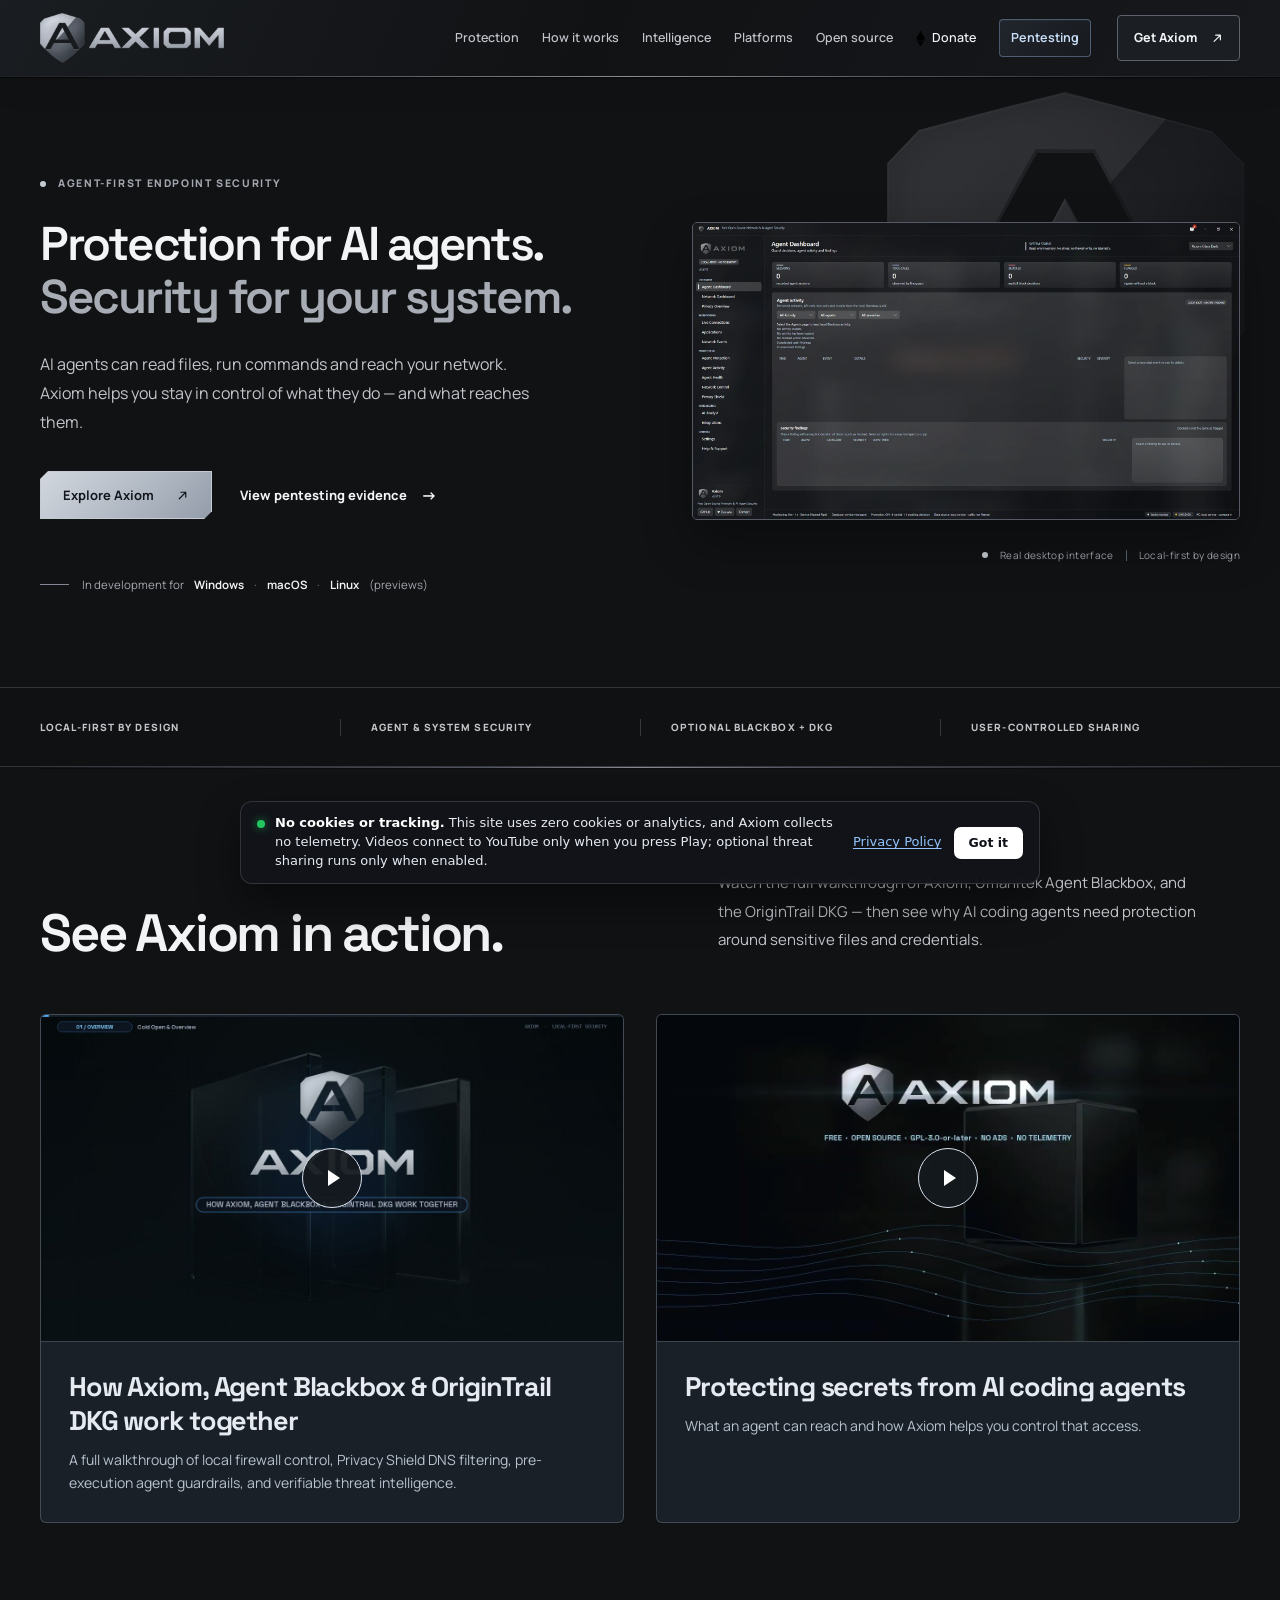
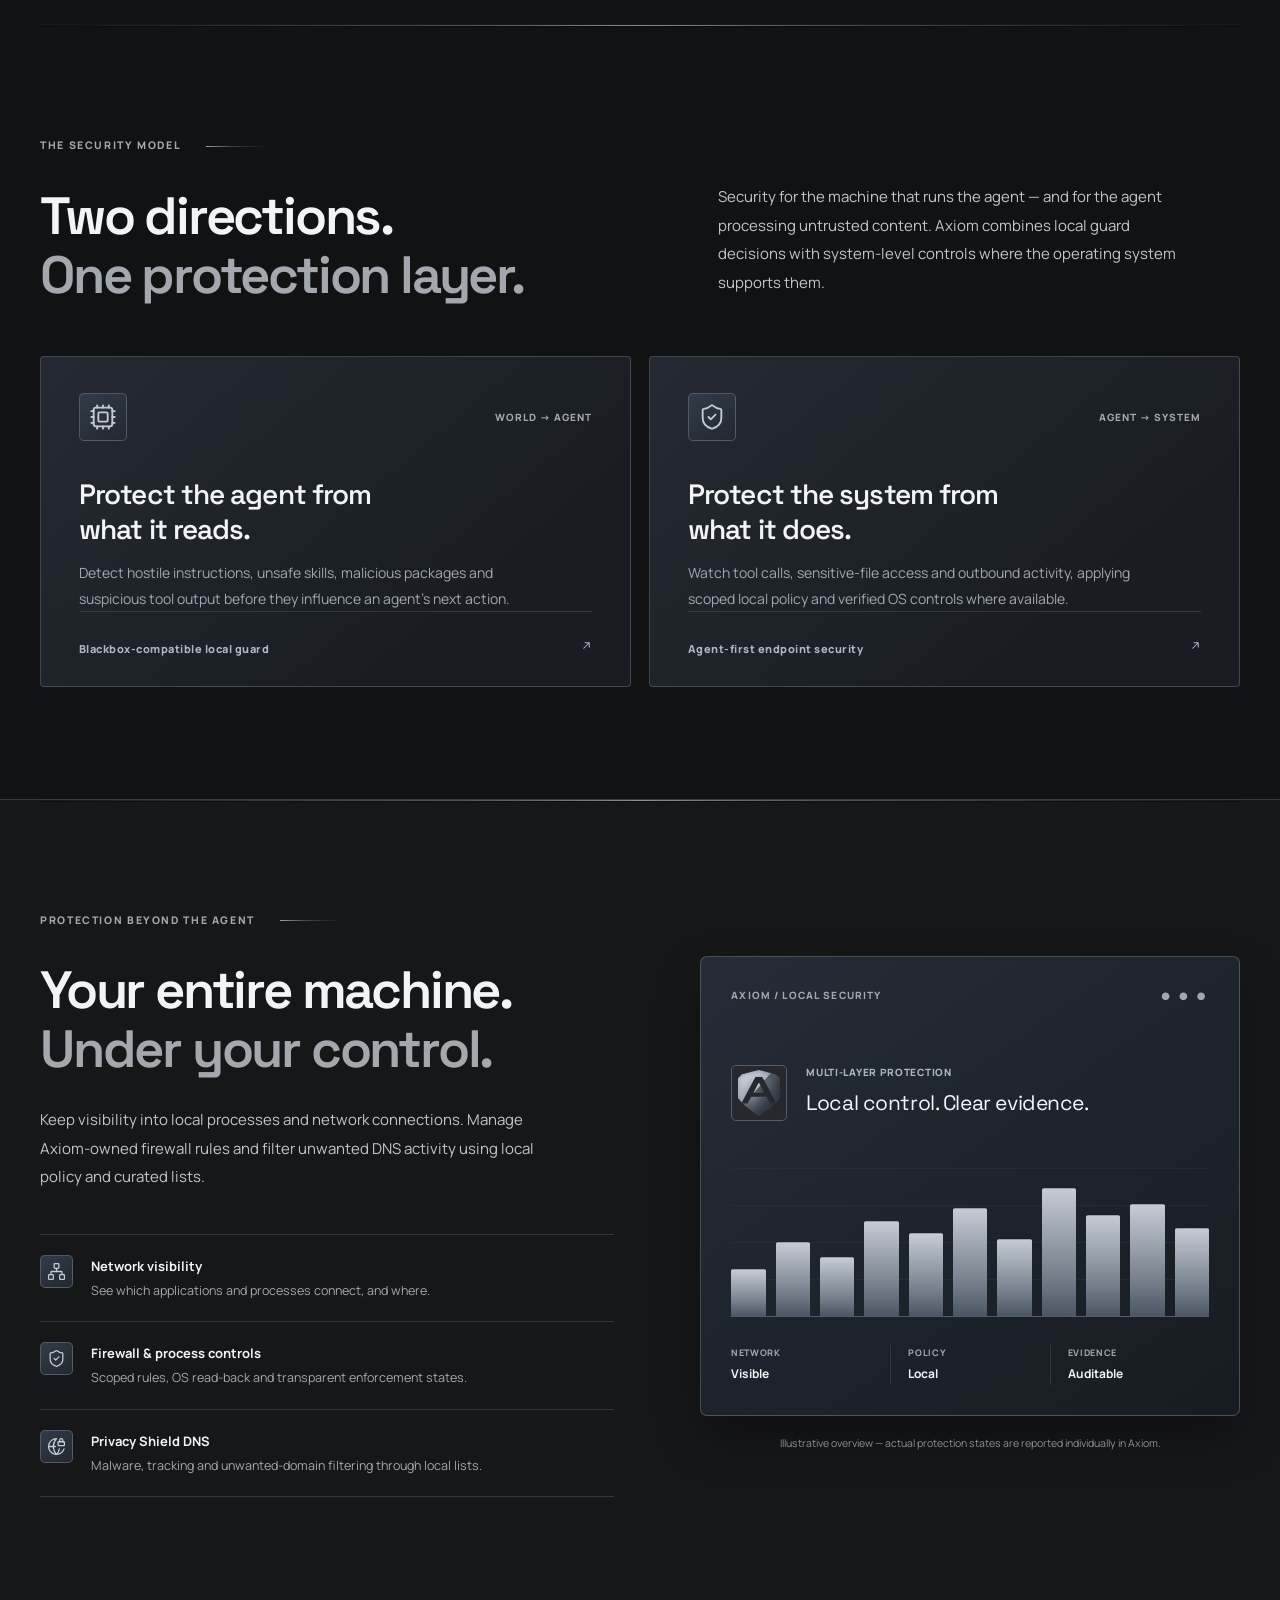
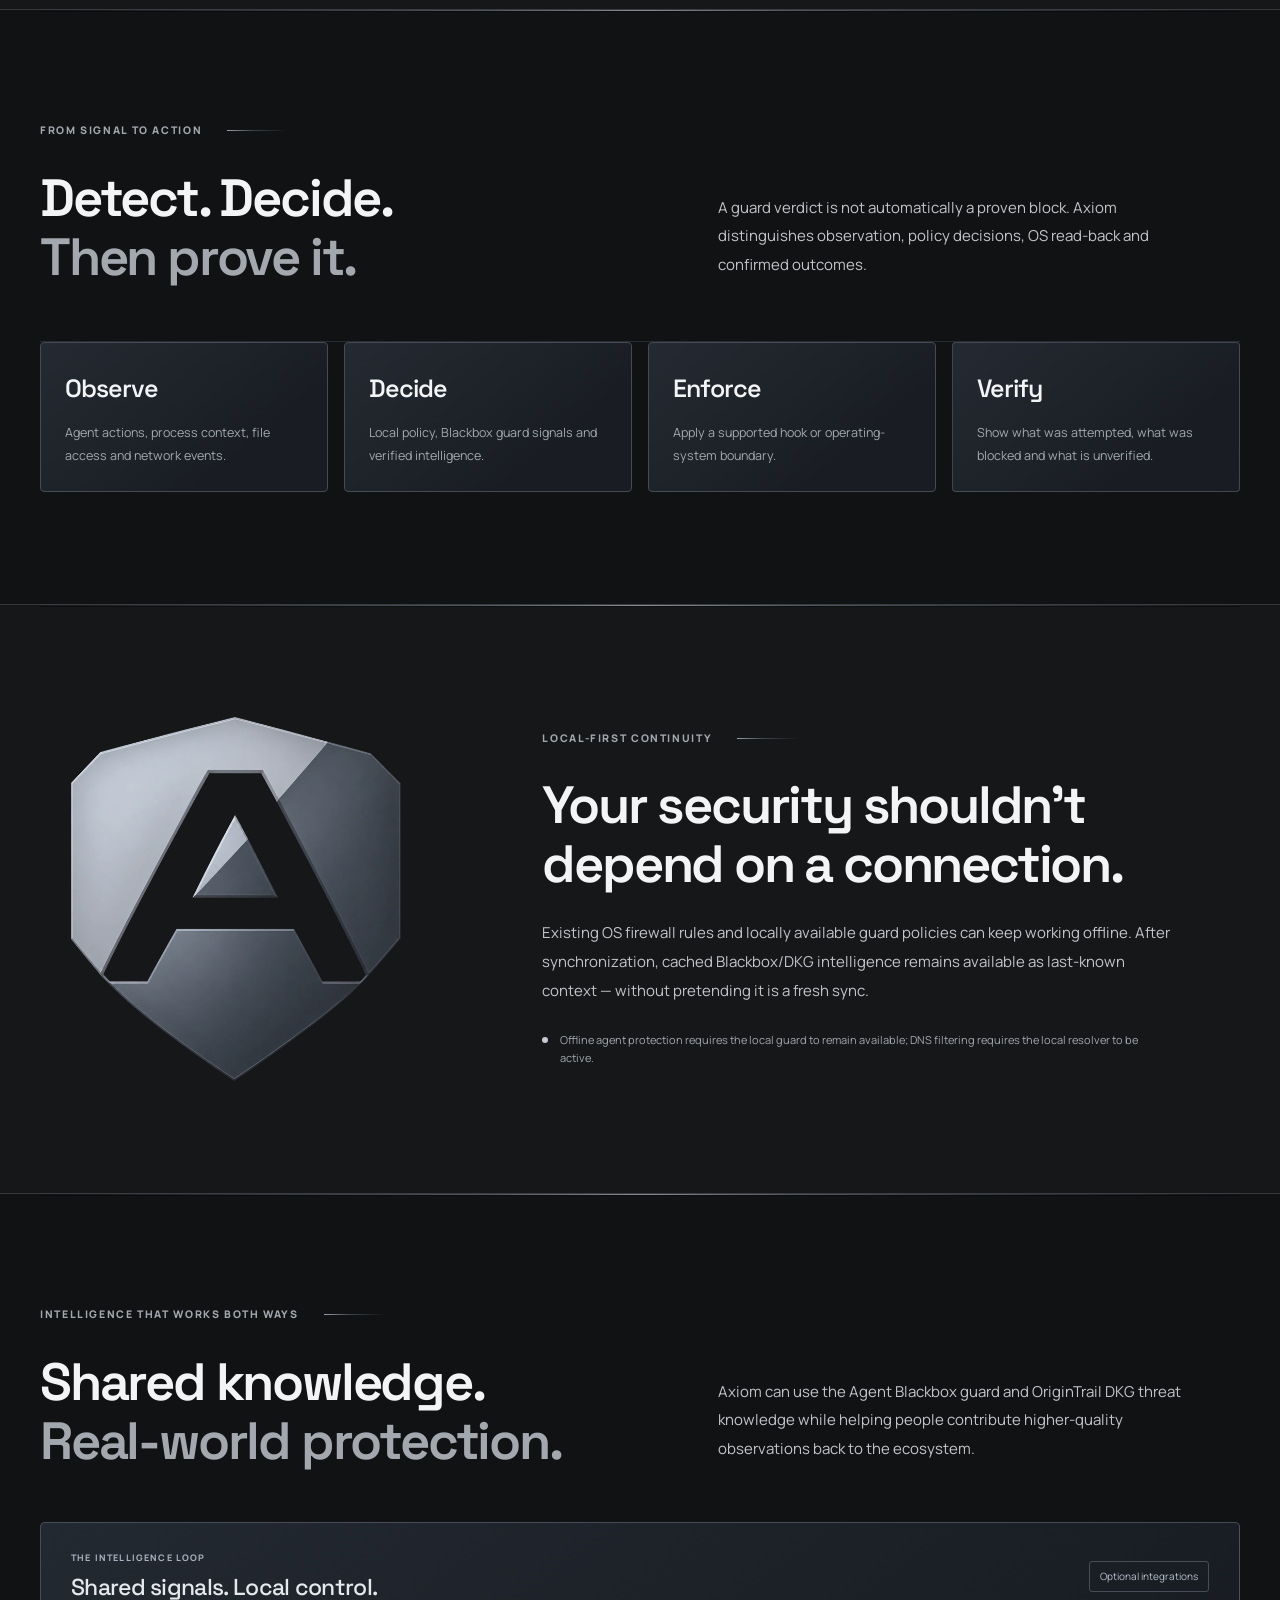
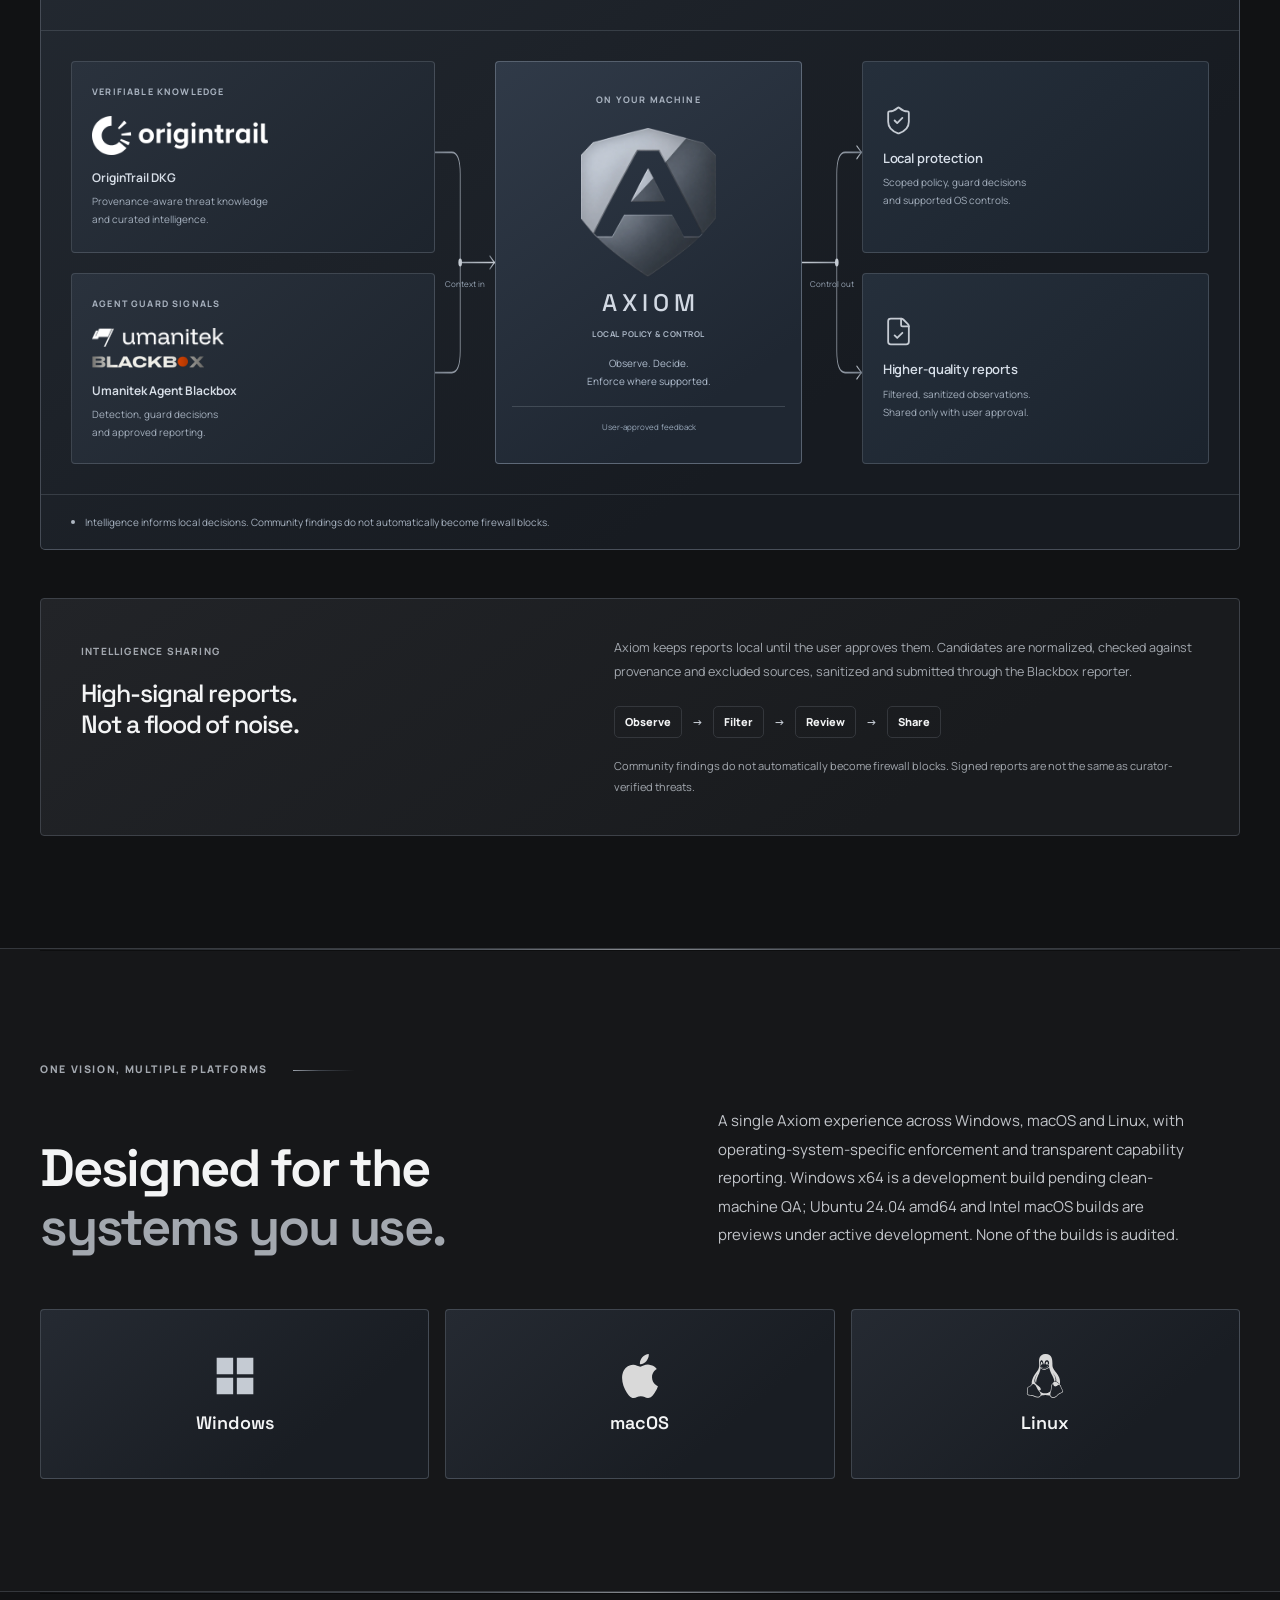
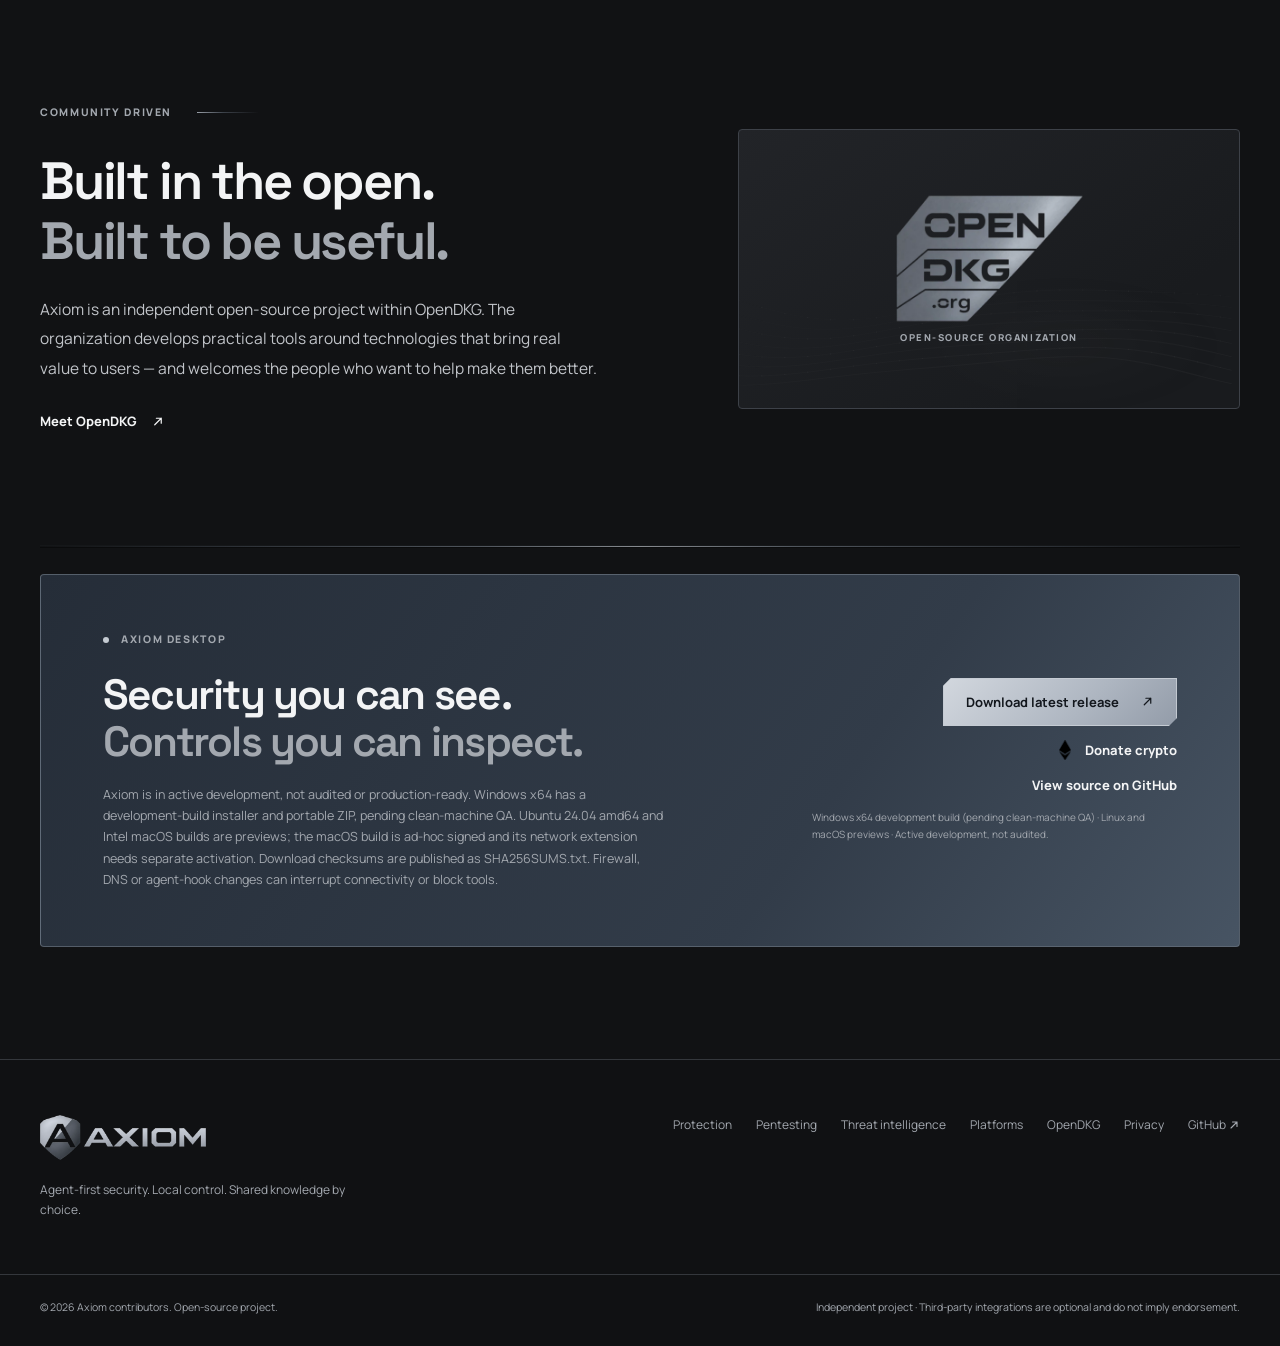
<file: axiom/index.html>
<!doctype html>
<html lang="en">
<head>
  <meta charset="utf-8">
  <meta name="viewport" content="width=device-width, initial-scale=1">
  <meta name="theme-color" content="#111317">
  <meta name="description" content="Axiom is an agent-first, local-first security application in active development: a Windows x64 development build pending clean-machine QA, with macOS and Linux previews. Protect AI agents and the systems they run on, with optional Agent Blackbox and OriginTrail DKG intelligence.">
  <meta property="og:type" content="website">
  <meta property="og:title" content="Axiom — Protection for AI agents and your system">
  <meta property="og:description" content="Agent-first protection. Local system controls. Shared intelligence, under your control.">
  <meta property="og:image" content="https://opendkg.org/axiom/assets/axiom-glass-dark-agent-dashboard.webp">
  <link rel="canonical" href="https://opendkg.org/axiom/">
  <meta property="og:url" content="https://opendkg.org/axiom/">
  <title>Axiom — Protection for AI agents and your system</title>
  <link rel="icon" type="image/png" href="assets/axiom-silver-32.png" sizes="32x32">
  <link rel="apple-touch-icon" href="assets/axiom-silver-180.png">
  <link rel="preload" href="assets/fonts/Manrope-var.ttf" as="font" type="font/ttf" crossorigin>
  <link rel="stylesheet" href="assets/site.css">
  <link rel="stylesheet" href="assets/titanium.css">
  <link rel="stylesheet" href="assets/refinements.css">
  <link rel="stylesheet" href="assets/silver-home.css">
  <link rel="stylesheet" href="assets/silver-effects.css">
  <link rel="stylesheet" href="assets/nav-donate.css">
  <link rel="stylesheet" href="assets/video-cards.css">
  <link rel="stylesheet" href="assets/privacy-notice.css">
  <script src="assets/site.js" defer></script>
  <script src="assets/videos.js" defer></script>
  <script src="assets/privacy-notice.js" defer></script>
</head>
<body class="home-page" id="top">
  <a class="skip-link" href="#main">Skip to content</a>
  <div class="site-frame">
    <header class="site-header">
      <div class="shell nav-bar">
        <a class="logo-link" href="#top" aria-label="Axiom — back to top"><img src="assets/axiom-silver-lockup.webp" width="1100" height="300" alt="Axiom"></a>
        <nav class="desktop-nav" aria-label="Main navigation">
          <a href="#protection">Protection</a>
          <a href="#how-it-works">How it works</a>
          <a href="#intelligence">Intelligence</a>
          <a href="#platforms">Platforms</a>
          <a href="#community">Open source</a>
          <a class="nav-donate" href="https://opendkg.org/donate/"><img src="assets/icons/ethereum.png" alt="" width="9" height="15">Donate</a>
          <a class="nav-pentesting" href="pentesting.html">Pentesting</a>
        </nav>
        <a class="nav-cta" href="#download">Get Axiom <svg class="link-arrow" viewBox="0 0 16 16" fill="none" stroke="currentColor" stroke-width="1.5" stroke-linecap="round" stroke-linejoin="round" aria-hidden="true" focusable="false"><path d="M4 12 12 4M6 4h6v6"/></svg></a>
        <button class="menu-toggle" type="button" aria-label="Open menu" aria-expanded="false" aria-controls="mobile-menu"><span></span><span></span></button>
      </div>
      <nav class="mobile-nav" id="mobile-menu" aria-label="Mobile navigation" hidden>
        <a href="#protection">Protection</a><a href="#how-it-works">How it works</a><a href="#intelligence">Intelligence</a><a href="#platforms">Platforms</a><a href="#community">Open source</a><a href="#download">Get Axiom</a>
        <a class="nav-donate" href="https://opendkg.org/donate/"><img src="assets/icons/ethereum.png" alt="" width="9" height="15">Donate</a>
        <a class="nav-pentesting" href="pentesting.html">Pentesting</a>
      </nav>
    </header>

    <main id="main">
      <section class="hero shell" aria-labelledby="hero-title">
        <div class="hero-copy">
          <div class="eyebrow"><span class="eyebrow-marker"></span> AGENT-FIRST ENDPOINT SECURITY</div>
          <h1 id="hero-title">Protection for AI agents.<br><em>Security for your system.</em></h1>
          <p class="hero-intro">AI agents can read files, run commands and reach your network. Axiom helps you stay in control of what they do — and what reaches them.</p>
          <div class="hero-actions"><a href="#protection" class="button button-primary">Explore Axiom <svg class="link-arrow" viewBox="0 0 16 16" fill="none" stroke="currentColor" stroke-width="1.5" stroke-linecap="round" stroke-linejoin="round" aria-hidden="true" focusable="false"><path d="M4 12 12 4M6 4h6v6"/></svg></a><a href="pentesting.html" class="text-link">View pentesting evidence <span aria-hidden="true">→</span></a></div>
          <div class="platform-line"><span class="platform-dash"></span> In development for <strong>Windows</strong><span class="dot">·</span><strong>macOS</strong><span class="dot">·</span><strong>Linux</strong> (previews)</div>
        </div>
        <div class="hero-visual" aria-label="Real Axiom Glass Dark dashboard screenshot">
          <img class="hero-shield" src="assets/axiom-silver-shield.webp" width="640" height="702" alt="" aria-hidden="true">
          <div class="dashboard-frame">
            <img src="assets/axiom-glass-dark-agent-dashboard.webp" width="1920" height="1040" alt="Axiom Agent Dashboard in the Glass Dark theme, showing agent sessions, tool calls, and security findings" loading="eager" fetchpriority="high">
          </div>
          <div class="visual-caption"><span class="caption-pulse"></span> Real desktop interface <span class="caption-divider"></span> Local-first by design</div>
        </div>
      </section>

      <div class="trust-strip" aria-label="Design principles"><div class="shell strip-inner"><span>LOCAL-FIRST BY DESIGN</span><span>AGENT & SYSTEM SECURITY</span><span>OPTIONAL BLACKBOX + DKG</span><span>USER-CONTROLLED SHARING</span></div></div>

      <section class="section shell section-videos" id="videos" aria-labelledby="videos-title">
        <div class="section-head">
          <h2 id="videos-title">See Axiom in action.</h2>
          <p>Watch the full walkthrough of Axiom, Umanitek Agent Blackbox, and the OriginTrail DKG — then see why AI coding agents need protection around sensitive files and credentials.</p>
        </div>
        <div class="video-grid">
          <article class="video-card">
            <div class="video-preview">
              <a class="video-launch" href="https://youtu.be/mbIE4DqWYQU" data-video-id="mbIE4DqWYQU" aria-label="Play How Axiom, Agent Blackbox and OriginTrail DKG work together">
                <img src="assets/videos/axiom-explainer.jpg" width="1280" height="720" alt="" loading="lazy" decoding="async">
                <span class="video-play" aria-hidden="true"></span>
              </a>
            </div>
            <div class="video-copy">
              <h3>How Axiom, Agent Blackbox &amp; OriginTrail DKG work together</h3>
              <p>A full walkthrough of local firewall control, Privacy Shield DNS filtering, pre-execution agent guardrails, and verifiable threat intelligence.</p>
            </div>
          </article>
          <article class="video-card">
            <div class="video-preview">
              <a class="video-launch" href="https://youtu.be/QkPPoDt-GYQ" data-video-id="QkPPoDt-GYQ" aria-label="Play Protecting secrets from AI coding agents">
                <img src="assets/videos/agent-secrets.jpg" width="1280" height="720" alt="" loading="lazy" decoding="async">
                <span class="video-play" aria-hidden="true"></span>
              </a>
            </div>
            <div class="video-copy">
              <h3>Protecting secrets from AI coding agents</h3>
              <p>What an agent can reach and how Axiom helps you control that access.</p>
            </div>
          </article>
        </div>
      </section>

      <section class="section shell section-protection" id="protection" aria-labelledby="protection-title">
        <div class="section-label">THE SECURITY MODEL</div>
        <div class="section-head"><h2 id="protection-title">Two directions.<br><span>One protection layer.</span></h2><p>Security for the machine that runs the agent — and for the agent processing untrusted content. Axiom combines local guard decisions with system-level controls where the operating system supports them.</p></div>
        <div class="threat-pair">
          <article class="threat-panel">
            <div class="panel-heading"><span class="line-icon line-icon-agent" aria-hidden="true"><svg xmlns="http://www.w3.org/2000/svg" viewBox="0 0 24 24" fill="none" stroke="currentColor" stroke-width="1.6" stroke-linecap="round" stroke-linejoin="round" aria-hidden="true" focusable="false"><path d="M12 20v2"/><path d="M12 2v2"/><path d="M17 20v2"/><path d="M17 2v2"/><path d="M2 12h2"/><path d="M2 17h2"/><path d="M2 7h2"/><path d="M20 12h2"/><path d="M20 17h2"/><path d="M20 7h2"/><path d="M7 20v2"/><path d="M7 2v2"/><rect x="4" y="4" width="16" height="16" rx="2"/><rect x="8" y="8" width="8" height="8" rx="1"/></svg></span><span class="panel-index">WORLD → AGENT</span></div>
            <h3>Protect the agent from what it reads.</h3>
            <p>Detect hostile instructions, unsafe skills, malicious packages and suspicious tool output before they influence an agent's next action.</p>
            <div class="panel-foot">Blackbox-compatible local guard <svg class="link-arrow" viewBox="0 0 16 16" fill="none" stroke="currentColor" stroke-width="1.5" stroke-linecap="round" stroke-linejoin="round" aria-hidden="true" focusable="false"><path d="M4 12 12 4M6 4h6v6"/></svg></div>
          </article>
          <article class="threat-panel">
            <div class="panel-heading"><span class="line-icon line-icon-system" aria-hidden="true"><svg xmlns="http://www.w3.org/2000/svg" viewBox="0 0 24 24" fill="none" stroke="currentColor" stroke-width="1.6" stroke-linecap="round" stroke-linejoin="round" aria-hidden="true" focusable="false"><path d="M20 13c0 5-3.5 7.5-7.66 8.95a1 1 0 0 1-.67-.01C7.5 20.5 4 18 4 13V6a1 1 0 0 1 1-1c2 0 4.5-1.2 6.24-2.72a1.17 1.17 0 0 1 1.52 0C14.51 3.81 17 5 19 5a1 1 0 0 1 1 1z"/><path d="m9 12 2 2 4-4"/></svg></span><span class="panel-index">AGENT → SYSTEM</span></div>
            <h3>Protect the system from what it does.</h3>
            <p>Watch tool calls, sensitive-file access and outbound activity, applying scoped local policy and verified OS controls where available.</p>
            <div class="panel-foot">Agent-first endpoint security <svg class="link-arrow" viewBox="0 0 16 16" fill="none" stroke="currentColor" stroke-width="1.5" stroke-linecap="round" stroke-linejoin="round" aria-hidden="true" focusable="false"><path d="M4 12 12 4M6 4h6v6"/></svg></div>
          </article>
        </div>
      </section>

      <section class="section section-os" id="system" aria-labelledby="system-title">
        <div class="shell os-layout"><div class="os-copy"><div class="section-label">PROTECTION BEYOND THE AGENT</div><h2 id="system-title">Your entire machine.<br><span>Under your control.</span></h2><p>Keep visibility into local processes and network connections. Manage Axiom-owned firewall rules and filter unwanted DNS activity using local policy and curated lists.</p><ul class="feature-list"><li><span class="mini-icon" aria-hidden="true"><svg xmlns="http://www.w3.org/2000/svg" viewBox="0 0 24 24" fill="none" stroke="currentColor" stroke-width="1.6" stroke-linecap="round" stroke-linejoin="round" aria-hidden="true" focusable="false"><rect x="16" y="16" width="6" height="6" rx="1"/><rect x="2" y="16" width="6" height="6" rx="1"/><rect x="9" y="2" width="6" height="6" rx="1"/><path d="M5 16v-3a1 1 0 0 1 1-1h12a1 1 0 0 1 1 1v3"/><path d="M12 12V8"/></svg></span><div><strong>Network visibility</strong><span>See which applications and processes connect, and where.</span></div></li><li><span class="mini-icon" aria-hidden="true"><svg xmlns="http://www.w3.org/2000/svg" viewBox="0 0 24 24" fill="none" stroke="currentColor" stroke-width="1.6" stroke-linecap="round" stroke-linejoin="round" aria-hidden="true" focusable="false"><path d="M20 13c0 5-3.5 7.5-7.66 8.95a1 1 0 0 1-.67-.01C7.5 20.5 4 18 4 13V6a1 1 0 0 1 1-1c2 0 4.5-1.2 6.24-2.72a1.17 1.17 0 0 1 1.52 0C14.51 3.81 17 5 19 5a1 1 0 0 1 1 1z"/><path d="m9 12 2 2 4-4"/></svg></span><div><strong>Firewall & process controls</strong><span>Scoped rules, OS read-back and transparent enforcement states.</span></div></li><li><span class="mini-icon" aria-hidden="true"><svg xmlns="http://www.w3.org/2000/svg" viewBox="0 0 24 24" fill="none" stroke="currentColor" stroke-width="1.6" stroke-linecap="round" stroke-linejoin="round" aria-hidden="true" focusable="false"><path d="M15.686 15A14.5 14.5 0 0 1 12 22a14.5 14.5 0 0 1 0-20 10 10 0 1 0 9.542 13"/><path d="M2 12h8.5"/><path d="M20 6V4a2 2 0 1 0-4 0v2"/><rect width="8" height="5" x="14" y="6" rx="1"/></svg></span><div><strong>Privacy Shield DNS</strong><span>Malware, tracking and unwanted-domain filtering through local lists.</span></div></li></ul></div><div class="os-art"><div class="os-surface"><div class="os-surface-top"><span class="os-label">AXIOM / LOCAL SECURITY</span><span class="os-dots">● ● ●</span></div><div class="os-insight"><img class="os-insight-mark" src="assets/axiom-silver-shield.webp" width="56" height="56" alt="" loading="lazy"><div><span class="metric-caption">MULTI-LAYER PROTECTION</span><div class="os-insight-title">Local control. Clear evidence.</div></div></div><div class="os-bars"><span style="--v:34%"></span><span style="--v:54%"></span><span style="--v:43%"></span><span style="--v:69%"></span><span style="--v:60%"></span><span style="--v:78%"></span><span style="--v:56%"></span><span style="--v:93%"></span><span style="--v:73%"></span><span style="--v:81%"></span><span style="--v:64%"></span></div><div class="os-stats"><div><span>NETWORK</span><strong>Visible</strong></div><div><span>POLICY</span><strong>Local</strong></div><div><span>EVIDENCE</span><strong>Auditable</strong></div></div></div><p class="art-caption">Illustrative overview — actual protection states are reported individually in Axiom.</p></div></div>
      </section>

      <section class="section shell method" id="how-it-works" aria-labelledby="method-title"><div class="section-label">FROM SIGNAL TO ACTION</div><div class="section-head"><h2 id="method-title">Detect. Decide.<br><span>Then prove it.</span></h2><p>A guard verdict is not automatically a proven block. Axiom distinguishes observation, policy decisions, OS read-back and confirmed outcomes.</p></div><div class="steps"><div class="step"><h3>Observe</h3><p>Agent actions, process context, file access and network events.</p></div><div class="step"><h3>Decide</h3><p>Local policy, Blackbox guard signals and verified intelligence.</p></div><div class="step"><h3>Enforce</h3><p>Apply a supported hook or operating-system boundary.</p></div><div class="step"><h3>Verify</h3><p>Show what was attempted, what was blocked and what is unverified.</p></div></div></section>

      <section class="section section-offline" id="offline" aria-labelledby="offline-title"><div class="shell offline-layout"><div class="offline-mark" aria-hidden="true"><img src="assets/axiom-silver-shield.webp" width="640" height="702" alt="" loading="lazy"></div><div class="offline-copy"><div class="section-label">LOCAL-FIRST CONTINUITY</div><h2 id="offline-title">Your security shouldn't depend on a connection.</h2><p>Existing OS firewall rules and locally available guard policies can keep working offline. After synchronization, cached Blackbox/DKG intelligence remains available as last-known context — without pretending it is a fresh sync.</p><div class="offline-footnote"><span class="footnote-mark"></span> Offline agent protection requires the local guard to remain available; DNS filtering requires the local resolver to be active.</div></div></div></section>

      <section class="section shell intelligence" id="intelligence" aria-labelledby="intelligence-title"><div class="section-label">INTELLIGENCE THAT WORKS BOTH WAYS</div><div class="section-head"><h2 id="intelligence-title">Shared knowledge.<br><span>Real-world protection.</span></h2><p>Axiom can use the Agent Blackbox guard and OriginTrail DKG threat knowledge while helping people contribute higher-quality observations back to the ecosystem.</p></div><figure id="intelligence-map" class="intelligence-map" aria-labelledby="intelligence-map-title" aria-describedby="intelligence-map-note">
   <div class="intelligence-map-heading"><div><span class="map-eyebrow">THE INTELLIGENCE LOOP</span><h3 id="intelligence-map-title">Shared signals. Local control.</h3></div><span class="map-optional">Optional integrations</span></div>
   <div class="intelligence-map-grid">
     <div class="map-partners">
       <article class="map-partner"><span class="map-node-label">VERIFIABLE KNOWLEDGE</span><img class="map-origintrail" src="assets/brands/origintrail.webp" width="416" height="94" alt="OriginTrail" loading="lazy"><h4>OriginTrail DKG</h4><p>Provenance-aware threat knowledge<br>and curated intelligence.</p></article>
       <article class="map-partner"><span class="map-node-label">AGENT GUARD SIGNALS</span><div class="map-blackbox-lockup"><img class="map-umanitek" src="assets/brands/umanitek.webp" width="280" height="37" alt="Umanitek" loading="lazy"><img class="map-blackbox" src="assets/brands/blackbox.webp" width="480" height="53" alt="Agent Blackbox" loading="lazy"></div><h4>Umanitek Agent Blackbox</h4><p>Detection, guard decisions<br>and approved reporting.</p></article>
     </div>
     <div class="map-connector map-connector-in" aria-hidden="true"><svg viewBox="0 0 100 300" preserveAspectRatio="none"><defs><linearGradient id="map-line-in" x1="0" x2="1"><stop stop-color="#747d89"/><stop offset="1" stop-color="#c5cbd3"/></linearGradient></defs><path d="M0 68H28Q42 68 42 84V216Q42 232 28 232H0M42 150H100"/><circle cx="42" cy="150" r="3"/><path class="map-arrow" d="m91 145 8 5-8 5"/></svg><span>Context in</span></div>
     <div class="map-axiom"><span class="map-node-label">ON YOUR MACHINE</span><img src="assets/axiom-silver-shield.webp" width="640" height="704" alt="Axiom shield" loading="lazy"><strong>AXIOM</strong><span class="map-core-tag">LOCAL POLICY &amp; CONTROL</span><p>Observe. Decide.<br>Enforce where supported.</p><div class="map-return-label">User-approved feedback</div></div>
     <div class="map-connector map-connector-out" aria-hidden="true"><svg viewBox="0 0 100 300" preserveAspectRatio="none"><defs><linearGradient id="map-line-out" x1="0" x2="1"><stop stop-color="#c5cbd3"/><stop offset="1" stop-color="#747d89"/></linearGradient></defs><path d="M0 150H58M100 68H72Q58 68 58 84V216Q58 232 72 232H100"/><circle cx="58" cy="150" r="3"/><path class="map-arrow" d="m91 63 8 5-8 5m0 154 8 5-8 5"/></svg><span>Control out</span></div>
     <div class="map-outcomes"><article class="map-outcome"><span class="map-outcome-icon"><svg xmlns="http://www.w3.org/2000/svg" viewBox="0 0 24 24" fill="none" stroke="currentColor" stroke-width="1.6" stroke-linecap="round" stroke-linejoin="round" aria-hidden="true" focusable="false"><path d="M20 13c0 5-3.5 7.5-7.66 8.95a1 1 0 0 1-.67-.01C7.5 20.5 4 18 4 13V6a1 1 0 0 1 1-1c2 0 4.5-1.2 6.24-2.72a1.17 1.17 0 0 1 1.52 0C14.51 3.81 17 5 19 5a1 1 0 0 1 1 1z"/><path d="m9 12 2 2 4-4"/></svg></span><div><h4>Local protection</h4><p>Scoped policy, guard decisions<br>and supported OS controls.</p></div></article><article class="map-outcome"><span class="map-outcome-icon"><svg xmlns="http://www.w3.org/2000/svg" viewBox="0 0 24 24" fill="none" stroke="currentColor" stroke-width="1.6" stroke-linecap="round" stroke-linejoin="round" aria-hidden="true" focusable="false"><path d="M6 22a2 2 0 0 1-2-2V4a2 2 0 0 1 2-2h8a2.4 2.4 0 0 1 1.704.706l3.588 3.588A2.4 2.4 0 0 1 20 8v12a2 2 0 0 1-2 2z"/><path d="M14 2v5a1 1 0 0 0 1 1h5"/><path d="m9 15 2 2 4-4"/></svg></span><div><h4>Higher-quality reports</h4><p>Filtered, sanitized observations.<br>Shared only with user approval.</p></div></article></div>
   </div>
   <figcaption id="intelligence-map-note"><span class="map-foot-dot" aria-hidden="true"></span>Intelligence informs local decisions. Community findings do not automatically become firewall blocks.</figcaption>
 </figure><div class="reporting"><div><span class="reporting-label">INTELLIGENCE SHARING</span><h3>High-signal reports.<br>Not a flood of noise.</h3></div><div><p>Axiom keeps reports local until the user approves them. Candidates are normalized, checked against provenance and excluded sources, sanitized and submitted through the Blackbox reporter.</p><div class="reporting-flow" aria-label="Evidence reporting process"><span>Observe</span><b>→</b><span>Filter</span><b>→</b><span>Review</span><b>→</b><span>Share</span></div><p class="reporting-note">Community findings do not automatically become firewall blocks. Signed reports are not the same as curator-verified threats.</p></div></div></section>

      <section class="section platforms-section" id="platforms" aria-labelledby="platforms-title"><div class="shell"><div class="section-label">ONE VISION, MULTIPLE PLATFORMS</div><div class="section-head"><h2 id="platforms-title">Designed for the<br><span>systems you use.</span></h2><p>A single Axiom experience across Windows, macOS and Linux, with operating-system-specific enforcement and transparent capability reporting. Windows x64 is a development build pending clean-machine QA; Ubuntu 24.04 amd64 and Intel macOS builds are previews under active development. None of the builds is audited.</p></div><div class="platform-grid"><div class="platform-card"><span class="platform-symbol" aria-hidden="true"><svg viewBox="0 0 24 24" fill="currentColor" focusable="false"><path d="M2 2h9v9H2zM13 2h9v9h-9zM2 13h9v9H2zM13 13h9v9h-9z"/></svg></span><strong>Windows</strong></div><div class="platform-card"><span class="platform-symbol" aria-hidden="true"><img src="assets/icons/apple.svg" width="44" height="44" alt="" loading="lazy"></span><strong>macOS</strong></div><div class="platform-card"><span class="platform-symbol" aria-hidden="true"><img src="assets/icons/linux.svg" width="44" height="44" alt="" loading="lazy"></span><strong>Linux</strong></div></div></div></section>

      <section class="section shell community" id="community" aria-labelledby="community-title"><div class="community-main"><div><div class="section-label">COMMUNITY DRIVEN</div><h2 id="community-title">Built in the open.<br><span>Built to be useful.</span></h2><p>Axiom is an independent open-source project within OpenDKG. The organization develops practical tools around technologies that bring real value to users — and welcomes the people who want to help make them better.</p><a class="text-link" href="https://github.com/OpenDKG" target="_blank" rel="noopener noreferrer">Meet OpenDKG <svg class="link-arrow" viewBox="0 0 16 16" fill="none" stroke="currentColor" stroke-width="1.5" stroke-linecap="round" stroke-linejoin="round" aria-hidden="true" focusable="false"><path d="M4 12 12 4M6 4h6v6"/></svg></a></div><div class="community-brand">
              <img class="community-wave" src="assets/opendkg-wave.svg" width="621" height="180" alt="" loading="lazy" decoding="async" aria-hidden="true">
              <img class="community-lockup" src="assets/opendkg-titanium.webp" width="420" height="294" loading="lazy" decoding="async" alt="OpenDKG logo"><small>OPEN-SOURCE ORGANIZATION</small>
            </div></div></section>

      <section class="section shell download-section" id="download" aria-labelledby="download-title"><div class="download-box"><div><div class="eyebrow"><span class="eyebrow-marker"></span> AXIOM DESKTOP</div><h2 id="download-title">Security you can see.<br><span>Controls you can inspect.</span></h2><p>Axiom is in active development, not audited or production-ready. Windows x64 has a development-build installer and portable ZIP, pending clean-machine QA. Ubuntu 24.04 amd64 and Intel macOS builds are previews; the macOS build is ad-hoc signed and its network extension needs separate activation. Download checksums are published as SHA256SUMS.txt. Firewall, DNS or agent-hook changes can interrupt connectivity or block tools.</p></div><div class="download-actions"><a class="button button-primary" href="https://github.com/OpenDKG/Axiom/releases/latest" target="_blank" rel="noopener noreferrer">Download latest release <svg class="link-arrow" viewBox="0 0 16 16" fill="none" stroke="currentColor" stroke-width="1.5" stroke-linecap="round" stroke-linejoin="round" aria-hidden="true" focusable="false"><path d="M4 12 12 4M6 4h6v6"/></svg></a><a class="text-link" href="https://opendkg.org/donate/"><img src="assets/icons/ethereum.png" alt="" width="12" height="20">Donate crypto</a><a class="text-link" href="https://github.com/OpenDKG/Axiom" target="_blank" rel="noopener noreferrer">View source on GitHub</a><span>Windows x64 development build (pending clean-machine QA) · Linux and macOS previews · Active development, not audited.</span></div></div></section>
    </main>

    <footer class="site-footer"><div class="shell footer-main"><div class="footer-brand"><a href="#top" aria-label="Axiom — back to top"><img src="assets/axiom-silver-lockup.webp" width="1100" height="300" loading="lazy" alt="Axiom"></a><p>Agent-first security. Local control. Shared knowledge by choice.</p></div><div class="footer-links"><a href="#protection">Protection</a><a href="pentesting.html">Pentesting</a><a href="#intelligence">Threat intelligence</a><a href="#platforms">Platforms</a><a href="#community">OpenDKG</a><a href="https://opendkg.org/privacy/">Privacy</a><a href="https://github.com/OpenDKG" target="_blank" rel="noopener noreferrer">GitHub <svg class="link-arrow" viewBox="0 0 16 16" fill="none" stroke="currentColor" stroke-width="1.5" stroke-linecap="round" stroke-linejoin="round" aria-hidden="true" focusable="false"><path d="M4 12 12 4M6 4h6v6"/></svg></a></div></div><div class="shell footer-bottom"><span>© <span id="year">2026</span> Axiom contributors. Open-source project.</span><span>Independent project · Third-party integrations are optional and do not imply endorsement.</span></div></footer>
  </div>

  <aside id="privacy-notice" class="privacy-notice" role="region" aria-label="Privacy notice">
    <div class="privacy-notice-inner">
      <p class="privacy-notice-copy">
        <span class="privacy-notice-dot" aria-hidden="true"></span>
        <span><strong>No cookies or tracking.</strong> This site uses zero cookies or analytics, and Axiom collects no telemetry. Videos connect to YouTube only when you press Play; optional threat sharing runs only when enabled.</span>
      </p>
      <div class="privacy-notice-actions">
        <a class="privacy-notice-link" href="https://opendkg.org/privacy/">Privacy Policy</a>
        <button type="button" class="privacy-notice-btn" id="privacy-notice-dismiss">Got it</button>
      </div>
    </div>
  </aside>
</body>
</html>
</file>
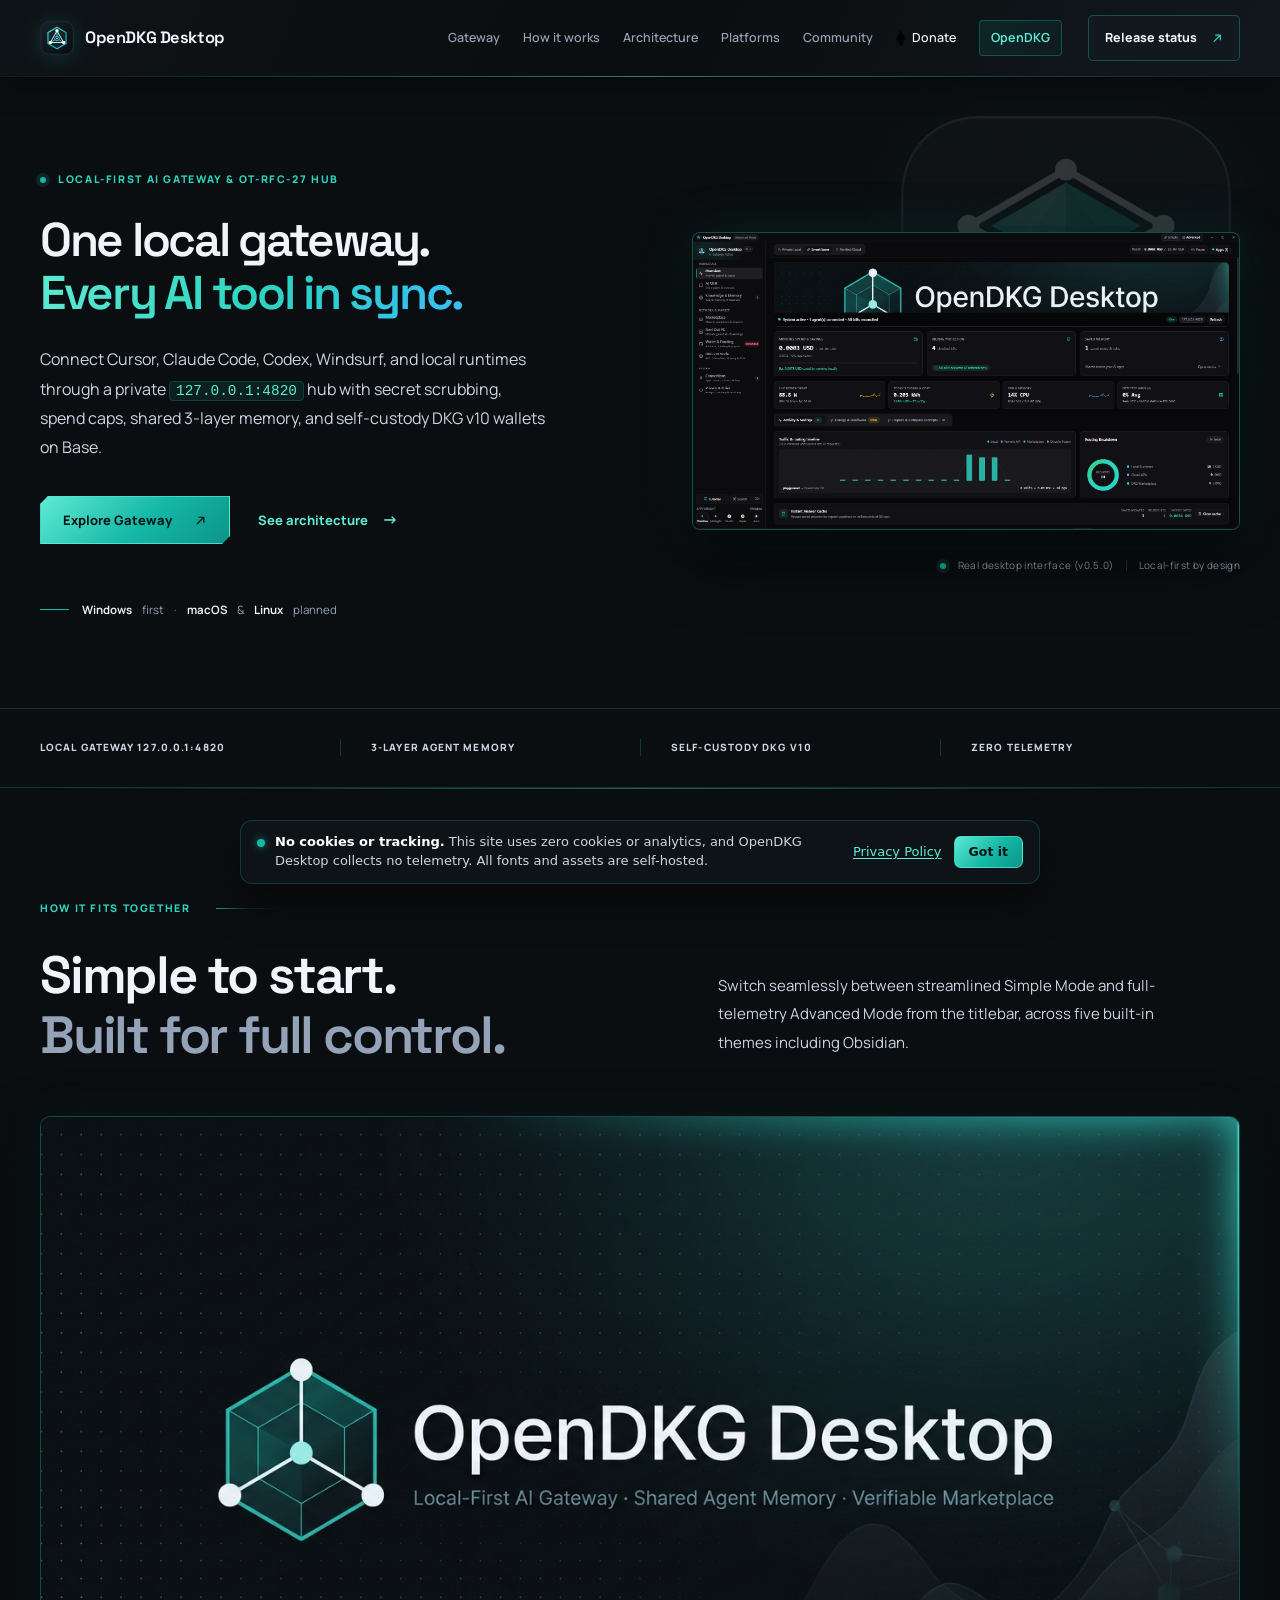
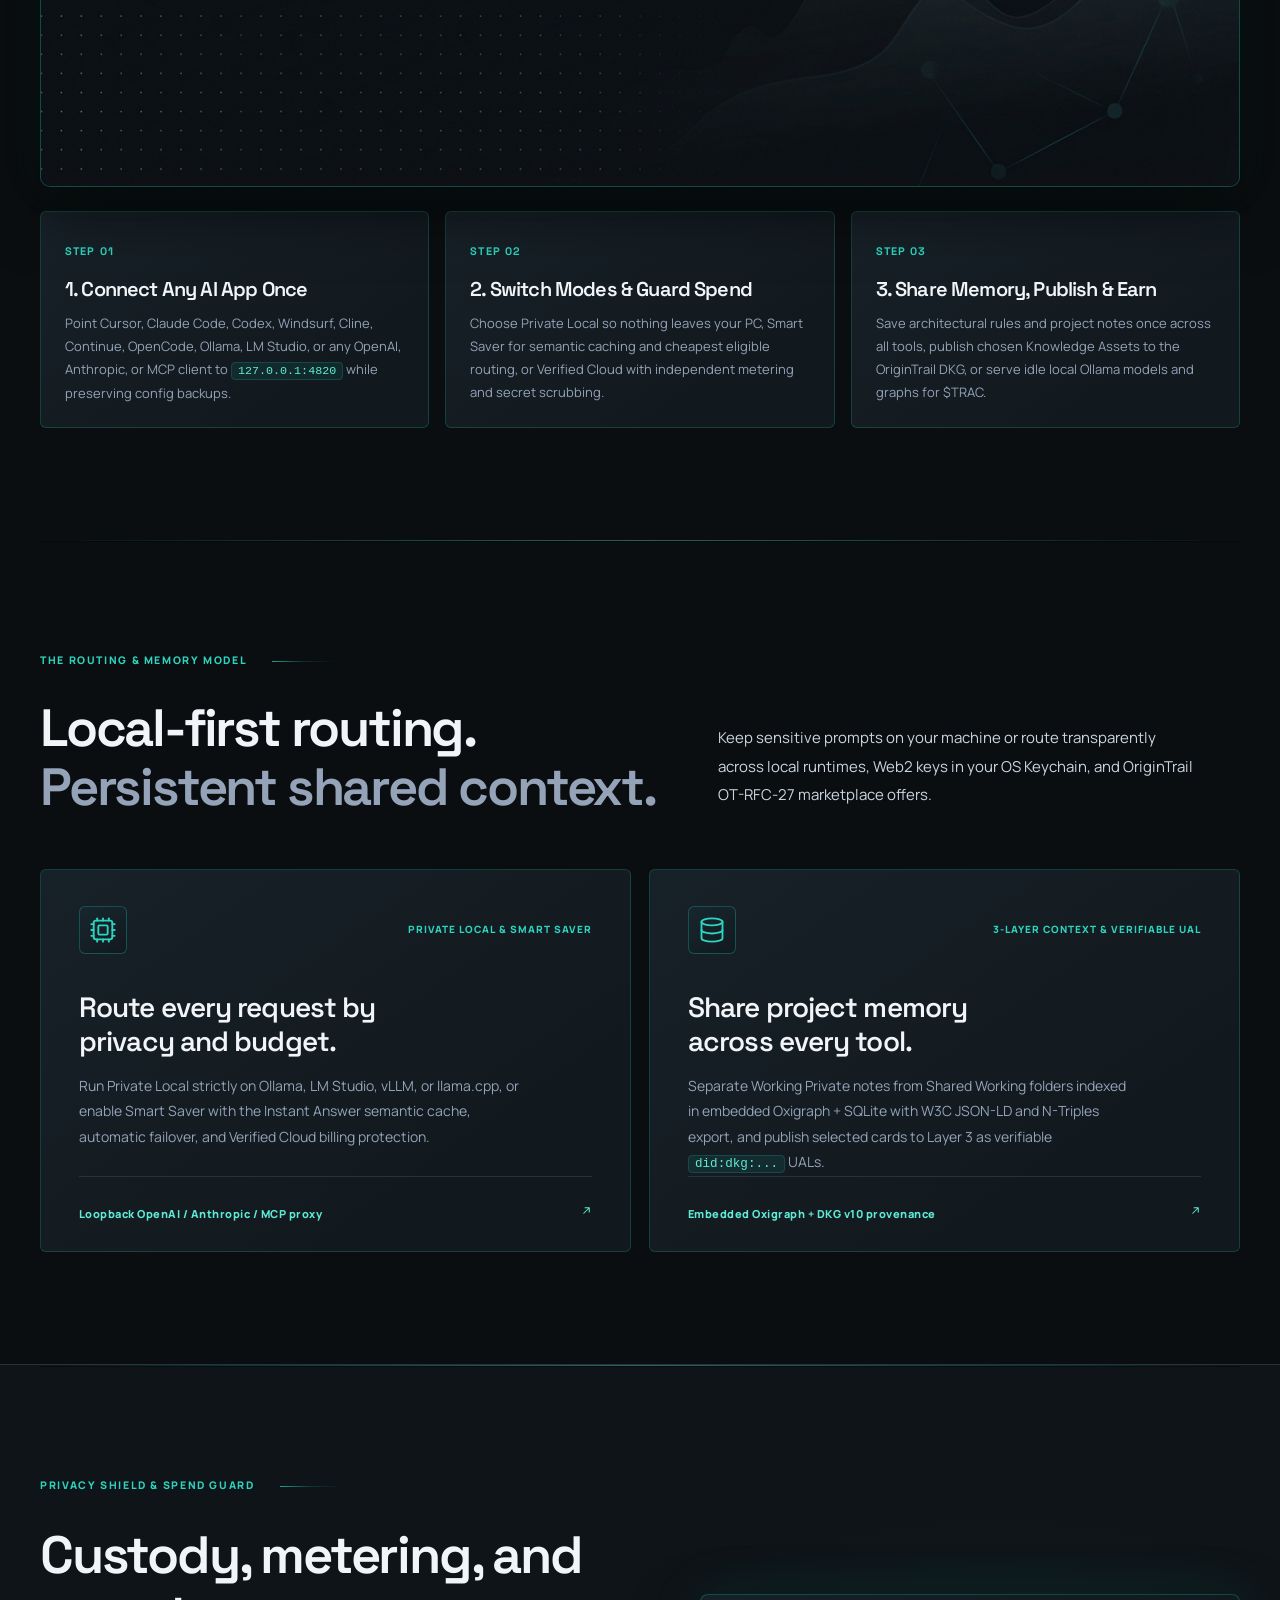
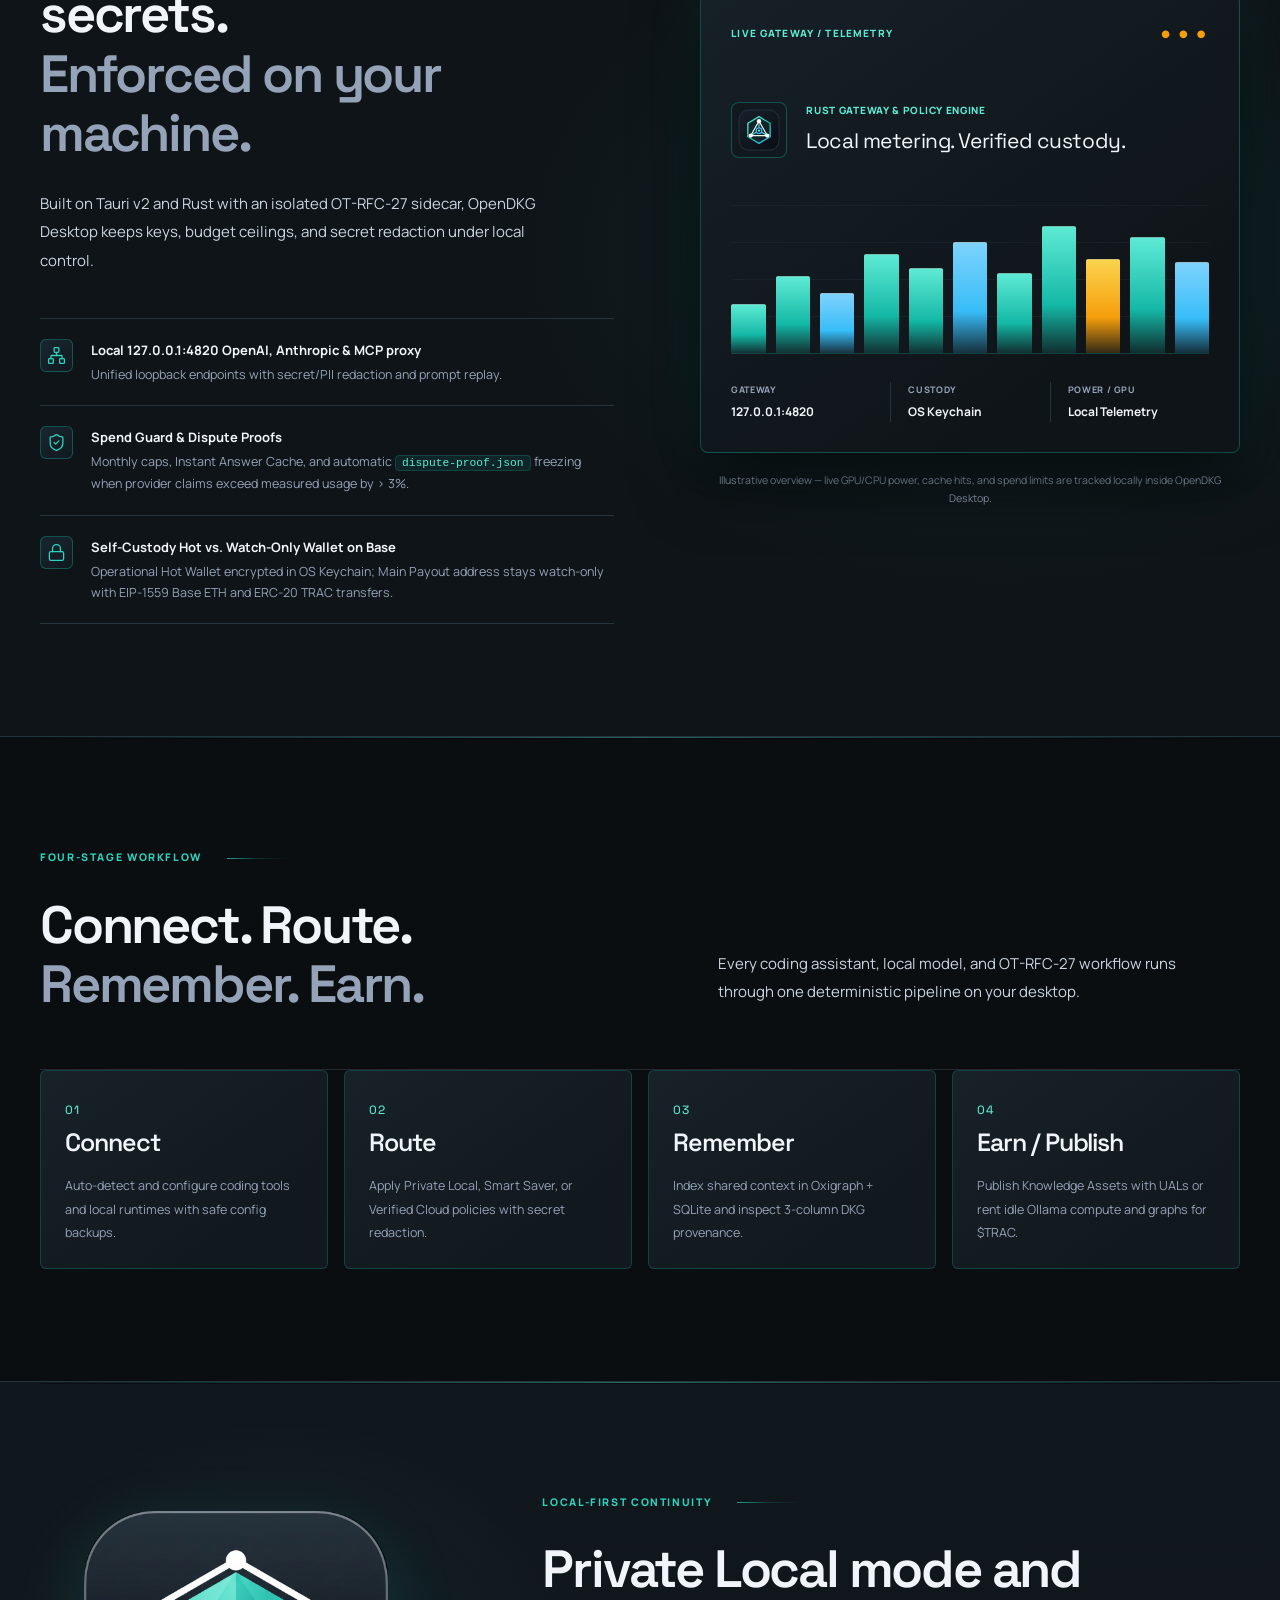
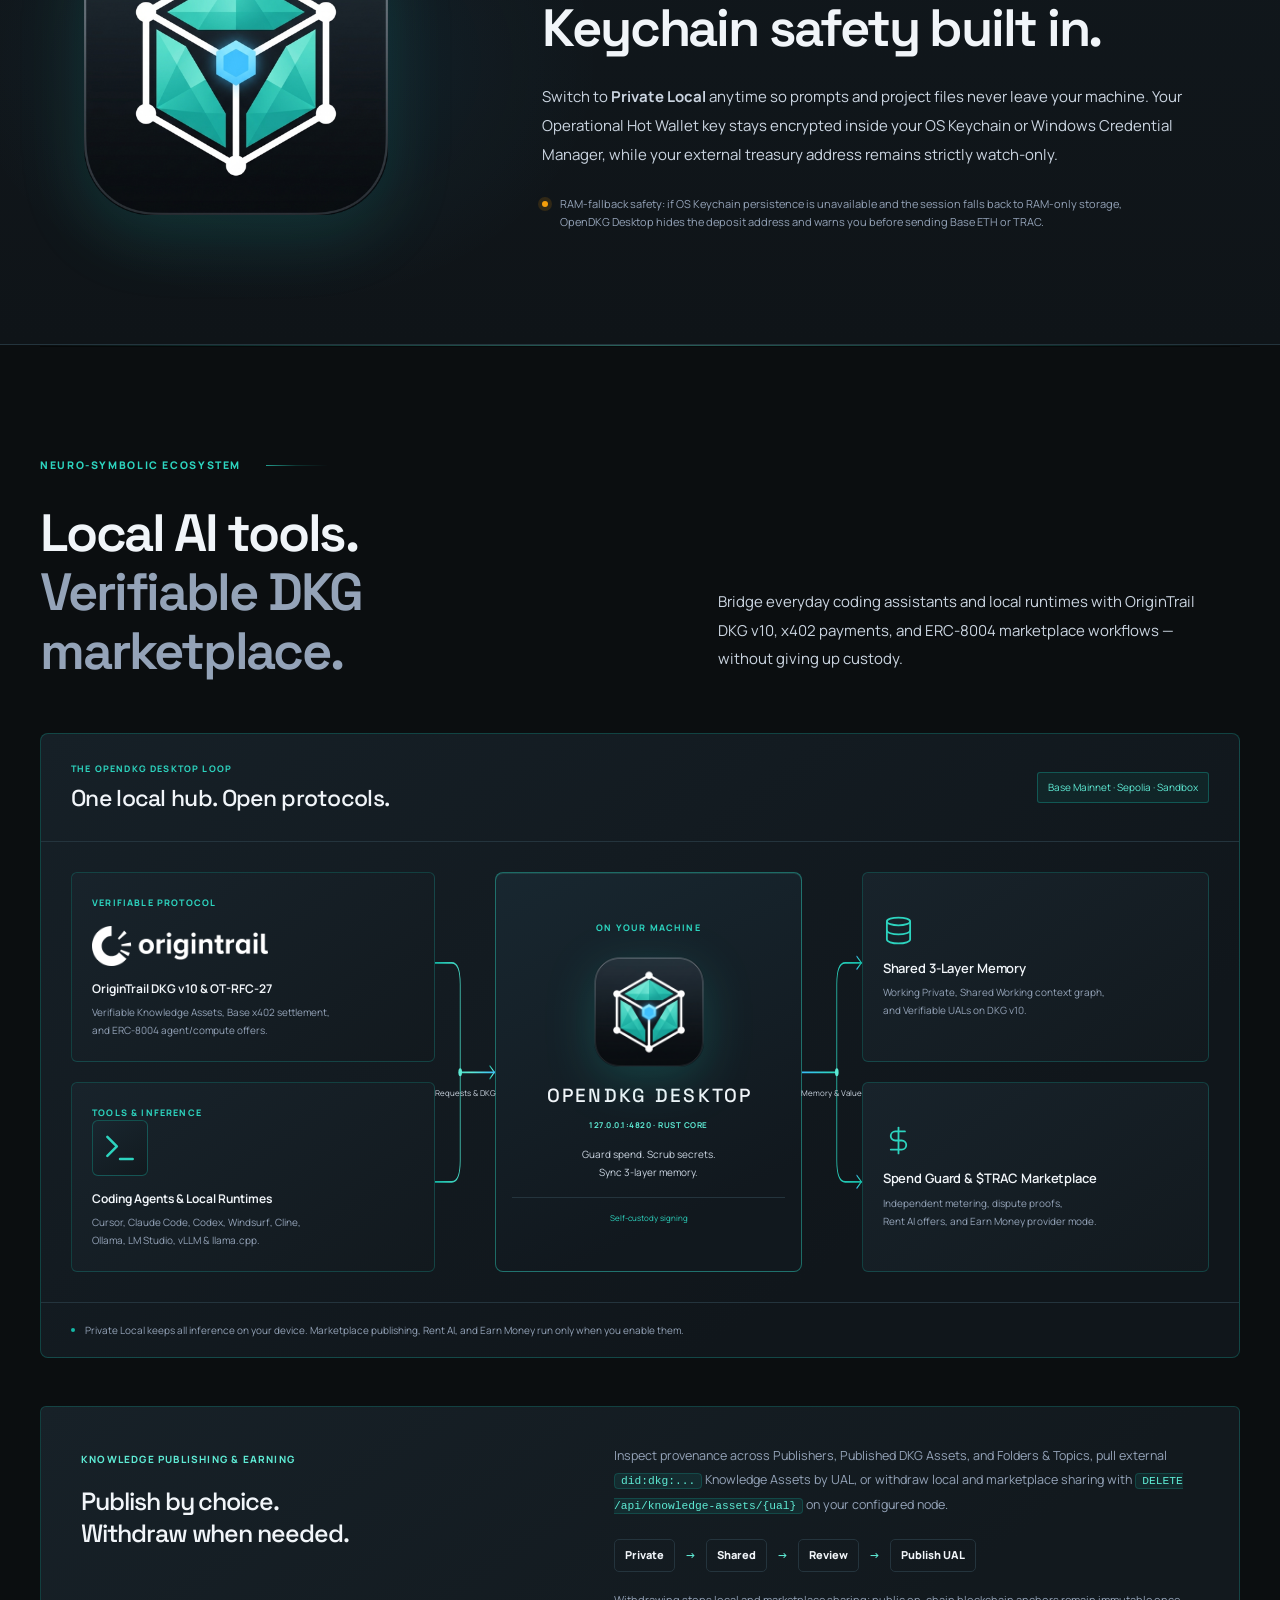
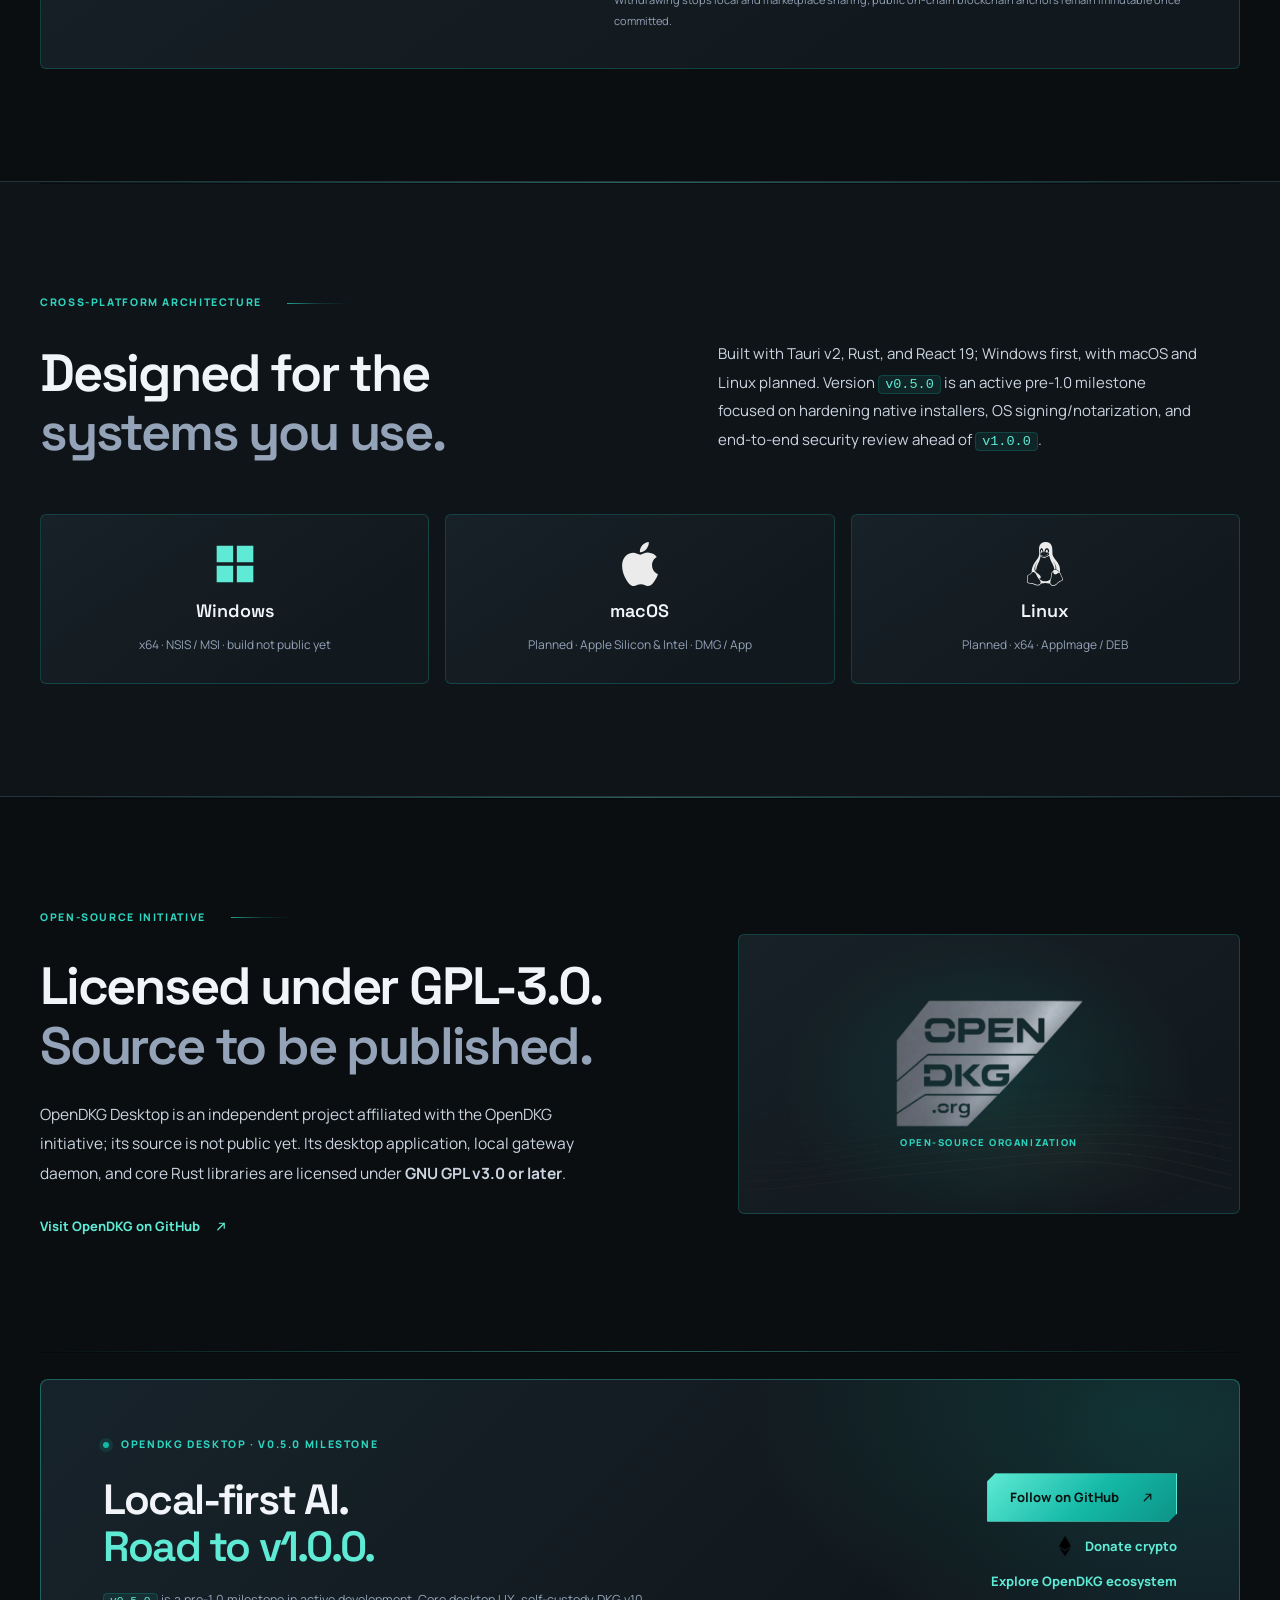
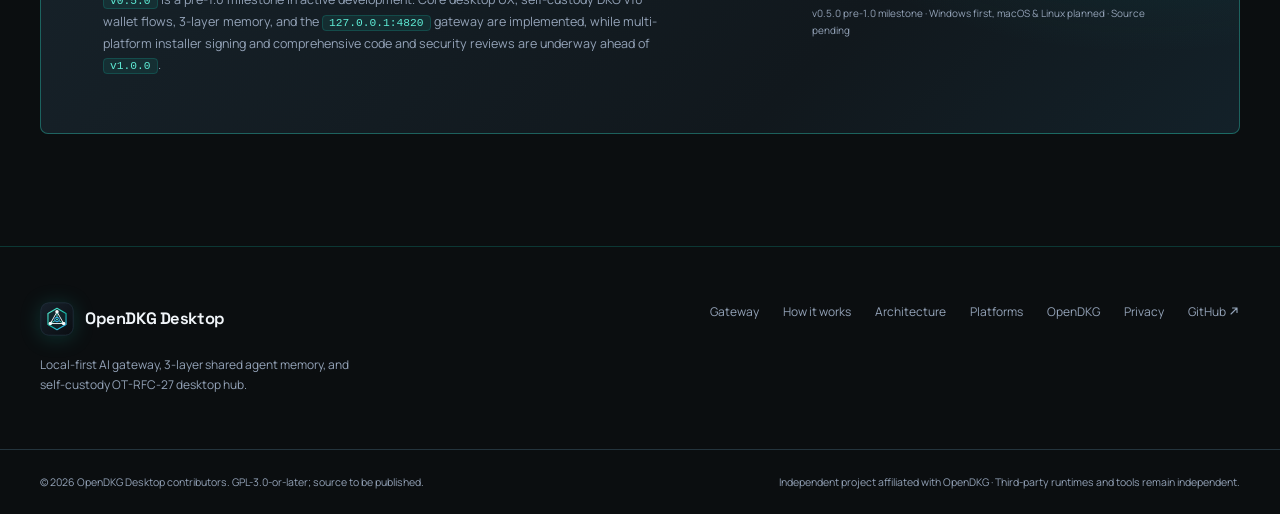
<file: Desktop/index.html>
<!doctype html>
<!-- Source: OpenDKG. Served at https://opendkg.org/desktop/ via the opendkg.org Pages build. -->
<html lang="en">
<head>
  <meta charset="utf-8">
  <meta name="viewport" content="width=device-width, initial-scale=1">
  <meta name="theme-color" content="#0b0e10">
  <meta name="description" content="OpenDKG Desktop is a local-first AI gateway, 3-layer agent memory hub, and OriginTrail OT-RFC-27 desktop application for Windows, macOS, and Linux.">
  <meta property="og:type" content="website">
  <meta property="og:title" content="OpenDKG Desktop — Local-First AI Gateway &amp; OT-RFC-27 Hub">
  <meta property="og:description" content="Connect AI coding agents through one private 127.0.0.1:4820 gateway with Spend Guard, 3-layer shared memory, and self-custody DKG v10 wallets on Base.">
  <meta property="og:image" content="https://opendkg.org/desktop/assets/banner.png">
  <link rel="canonical" href="https://opendkg.org/desktop/">
  <meta property="og:url" content="https://opendkg.org/desktop/">
  <title>OpenDKG Desktop — Local-First AI Gateway &amp; OT-RFC-27 Hub</title>
  <link rel="icon" type="image/png" href="assets/icon-32.png" sizes="32x32">
  <link rel="apple-touch-icon" href="assets/icon-128.png">
  <link rel="preload" href="assets/fonts/Manrope-var.ttf" as="font" type="font/ttf" crossorigin>
  <link rel="stylesheet" href="assets/site.css">
  <link rel="stylesheet" href="assets/titanium.css">
  <link rel="stylesheet" href="assets/refinements.css">
  <link rel="stylesheet" href="assets/silver-home.css">
  <link rel="stylesheet" href="assets/silver-effects.css">
  <link rel="stylesheet" href="assets/nav-donate.css">
  <link rel="stylesheet" href="assets/privacy-notice.css">
  <link rel="stylesheet" href="assets/theme.css">
  <script src="assets/site.js" defer></script>
  <script src="assets/privacy-notice.js" defer></script>
</head>
<body class="home-page" id="top">
  <a class="skip-link" href="#main">Skip to content</a>
  <div class="site-frame">
    <header class="site-header">
      <div class="shell nav-bar">
        <a class="logo-link" href="#top" aria-label="OpenDKG Desktop — back to top">
          <span class="brand-lockup">
            <img src="assets/icon.svg" width="34" height="34" alt="">
            <span class="brand-lockup-text">OpenDKG Desktop</span>
          </span>
        </a>
        <nav class="desktop-nav" aria-label="Main navigation">
          <a href="#gateway">Gateway</a>
          <a href="#how-it-works">How it works</a>
          <a href="#architecture">Architecture</a>
          <a href="#platforms">Platforms</a>
          <a href="#community">Community</a>
          <a class="nav-donate" href="https://opendkg.org/donate/"><img src="assets/icons/ethereum.png" alt="" width="9" height="15">Donate</a>
          <a class="nav-opendkg" href="https://opendkg.org/">OpenDKG</a>
        </nav>
        <a class="nav-cta" href="#download">Release status <svg class="link-arrow" viewBox="0 0 16 16" fill="none" stroke="currentColor" stroke-width="1.5" stroke-linecap="round" stroke-linejoin="round" aria-hidden="true" focusable="false"><path d="M4 12 12 4M6 4h6v6"/></svg></a>
        <button class="menu-toggle" type="button" aria-label="Open menu" aria-expanded="false" aria-controls="mobile-menu"><span></span><span></span></button>
      </div>
      <nav class="mobile-nav" id="mobile-menu" aria-label="Mobile navigation" hidden>
        <a href="#gateway">Gateway</a>
        <a href="#how-it-works">How it works</a>
        <a href="#architecture">Architecture</a>
        <a href="#platforms">Platforms</a>
        <a href="#community">Community</a>
        <a href="#download">Release status</a>
        <a class="nav-donate" href="https://opendkg.org/donate/"><img src="assets/icons/ethereum.png" alt="" width="9" height="15">Donate</a>
        <a class="nav-opendkg" href="https://opendkg.org/">OpenDKG</a>
      </nav>
    </header>

    <main id="main">
      <section class="hero shell" aria-labelledby="hero-title">
        <div class="hero-copy">
          <div class="eyebrow"><span class="eyebrow-marker"></span> LOCAL-FIRST AI GATEWAY &amp; OT-RFC-27 HUB</div>
          <h1 id="hero-title">One local gateway.<br><em>Every AI tool in sync.</em></h1>
          <p class="hero-intro">Connect Cursor, Claude Code, Codex, Windsurf, and local runtimes through a private <code>127.0.0.1:4820</code> hub with secret scrubbing, spend caps, shared 3-layer memory, and self-custody DKG v10 wallets on Base.</p>
          <div class="hero-actions">
            <a href="#gateway" class="button button-primary">Explore Gateway <svg class="link-arrow" viewBox="0 0 16 16" fill="none" stroke="currentColor" stroke-width="1.5" stroke-linecap="round" stroke-linejoin="round" aria-hidden="true" focusable="false"><path d="M4 12 12 4M6 4h6v6"/></svg></a>
            <a href="#architecture" class="text-link">See architecture <span aria-hidden="true">→</span></a>
          </div>
          <div class="platform-line"><span class="platform-dash"></span> <strong>Windows</strong> first<span class="dot">·</span><strong>macOS</strong> &amp; <strong>Linux</strong> planned</div>
        </div>
        <div class="hero-visual" aria-label="OpenDKG Desktop v0.5.0 Obsidian theme screenshot">
          <img class="hero-shield" src="assets/logo.png" width="1024" height="1024" alt="" aria-hidden="true">
          <div class="dashboard-frame">
            <img src="assets/app-screenshot.png" width="1920" height="1041" alt="OpenDKG Desktop v0.5.0 in the Obsidian dark theme showing Simple and Advanced mode switching, Spend Guard, live GPU telemetry, and Instant Answer Cache" loading="eager" fetchpriority="high">
          </div>
          <div class="visual-caption"><span class="caption-pulse"></span> Real desktop interface (v0.5.0) <span class="caption-divider"></span> Local-first by design</div>
        </div>
      </section>

      <div class="trust-strip" aria-label="Core pillars">
        <div class="shell strip-inner">
          <span>LOCAL GATEWAY 127.0.0.1:4820</span>
          <span>3-LAYER AGENT MEMORY</span>
          <span>SELF-CUSTODY DKG V10</span>
          <span>ZERO TELEMETRY</span>
        </div>
      </div>

      <section class="section shell banner-showcase" id="quick-start" aria-labelledby="quickstart-title">
        <div class="section-label">HOW IT FITS TOGETHER</div>
        <div class="section-head">
          <h2 id="quickstart-title">Simple to start.<br><span>Built for full control.</span></h2>
          <p>Switch seamlessly between streamlined Simple Mode and full-telemetry Advanced Mode from the titlebar, across five built-in themes including Obsidian.</p>
        </div>
        <div class="banner-frame">
          <img src="assets/banner.png" width="1376" height="768" alt="OpenDKG Desktop — Local-First AI Gateway, Shared Agent Memory and Verifiable Marketplace banner" loading="lazy" decoding="async">
        </div>
        <div class="quickstart-grid">
          <article class="quickstart-card">
            <span class="quickstart-step">STEP 01</span>
            <h3>1. Connect Any AI App Once</h3>
            <p>Point Cursor, Claude Code, Codex, Windsurf, Cline, Continue, OpenCode, Ollama, LM Studio, or any OpenAI, Anthropic, or MCP client to <code>127.0.0.1:4820</code> while preserving config backups.</p>
          </article>
          <article class="quickstart-card">
            <span class="quickstart-step">STEP 02</span>
            <h3>2. Switch Modes &amp; Guard Spend</h3>
            <p>Choose Private Local so nothing leaves your PC, Smart Saver for semantic caching and cheapest eligible routing, or Verified Cloud with independent metering and secret scrubbing.</p>
          </article>
          <article class="quickstart-card">
            <span class="quickstart-step">STEP 03</span>
            <h3>3. Share Memory, Publish &amp; Earn</h3>
            <p>Save architectural rules and project notes once across all tools, publish chosen Knowledge Assets to the OriginTrail DKG, or serve idle local Ollama models and graphs for $TRAC.</p>
          </article>
        </div>
      </section>

      <section class="section shell section-protection" id="gateway" aria-labelledby="gateway-title">
        <div class="section-label">THE ROUTING &amp; MEMORY MODEL</div>
        <div class="section-head">
          <h2 id="gateway-title">Local-first routing.<br><span>Persistent shared context.</span></h2>
          <p>Keep sensitive prompts on your machine or route transparently across local runtimes, Web2 keys in your OS Keychain, and OriginTrail OT-RFC-27 marketplace offers.</p>
        </div>
        <div class="threat-pair">
          <article class="threat-panel">
            <div class="panel-heading">
              <span class="line-icon line-icon-agent" aria-hidden="true">
                <svg xmlns="http://www.w3.org/2000/svg" viewBox="0 0 24 24" fill="none" stroke="currentColor" stroke-width="1.6" stroke-linecap="round" stroke-linejoin="round" aria-hidden="true" focusable="false"><path d="M12 20v2"/><path d="M12 2v2"/><path d="M17 20v2"/><path d="M17 2v2"/><path d="M2 12h2"/><path d="M2 17h2"/><path d="M2 7h2"/><path d="M20 12h2"/><path d="M20 17h2"/><path d="M20 7h2"/><path d="M7 20v2"/><path d="M7 2v2"/><rect x="4" y="4" width="16" height="16" rx="2"/><rect x="8" y="8" width="8" height="8" rx="1"/></svg>
              </span>
              <span class="panel-index">PRIVATE LOCAL &amp; SMART SAVER</span>
            </div>
            <h3>Route every request by privacy and budget.</h3>
            <p>Run Private Local strictly on Ollama, LM Studio, vLLM, or llama.cpp, or enable Smart Saver with the Instant Answer semantic cache, automatic failover, and Verified Cloud billing protection.</p>
            <div class="panel-foot">Loopback OpenAI / Anthropic / MCP proxy <svg class="link-arrow" viewBox="0 0 16 16" fill="none" stroke="currentColor" stroke-width="1.5" stroke-linecap="round" stroke-linejoin="round" aria-hidden="true" focusable="false"><path d="M4 12 12 4M6 4h6v6"/></svg></div>
          </article>
          <article class="threat-panel">
            <div class="panel-heading">
              <span class="line-icon line-icon-system" aria-hidden="true">
                <svg xmlns="http://www.w3.org/2000/svg" viewBox="0 0 24 24" fill="none" stroke="currentColor" stroke-width="1.6" stroke-linecap="round" stroke-linejoin="round" aria-hidden="true" focusable="false"><ellipse cx="12" cy="5" rx="9" ry="3"/><path d="M3 5v14a9 3 0 0 0 18 0V5"/><path d="M3 12a9 3 0 0 0 18 0"/></svg>
              </span>
              <span class="panel-index">3-LAYER CONTEXT &amp; VERIFIABLE UAL</span>
            </div>
            <h3>Share project memory across every tool.</h3>
            <p>Separate Working Private notes from Shared Working folders indexed in embedded Oxigraph + SQLite with W3C JSON-LD and N-Triples export, and publish selected cards to Layer 3 as verifiable <code>did:dkg:...</code> UALs.</p>
            <div class="panel-foot">Embedded Oxigraph + DKG v10 provenance <svg class="link-arrow" viewBox="0 0 16 16" fill="none" stroke="currentColor" stroke-width="1.5" stroke-linecap="round" stroke-linejoin="round" aria-hidden="true" focusable="false"><path d="M4 12 12 4M6 4h6v6"/></svg></div>
          </article>
        </div>
      </section>

      <section class="section section-os" id="architecture" aria-labelledby="architecture-title">
        <div class="shell os-layout">
          <div class="os-copy">
            <div class="section-label">PRIVACY SHIELD &amp; SPEND GUARD</div>
            <h2 id="architecture-title">Custody, metering, and secrets.<br><span>Enforced on your machine.</span></h2>
            <p>Built on Tauri v2 and Rust with an isolated OT-RFC-27 sidecar, OpenDKG Desktop keeps keys, budget ceilings, and secret redaction under local control.</p>
            <ul class="feature-list">
              <li>
                <span class="mini-icon" aria-hidden="true">
                  <svg xmlns="http://www.w3.org/2000/svg" viewBox="0 0 24 24" fill="none" stroke="currentColor" stroke-width="1.6" stroke-linecap="round" stroke-linejoin="round" aria-hidden="true" focusable="false"><rect x="16" y="16" width="6" height="6" rx="1"/><rect x="2" y="16" width="6" height="6" rx="1"/><rect x="9" y="2" width="6" height="6" rx="1"/><path d="M5 16v-3a1 1 0 0 1 1-1h12a1 1 0 0 1 1 1v3"/><path d="M12 12V8"/></svg>
                </span>
                <div>
                  <strong>Local 127.0.0.1:4820 OpenAI, Anthropic &amp; MCP proxy</strong>
                  <span>Unified loopback endpoints with secret/PII redaction and prompt replay.</span>
                </div>
              </li>
              <li>
                <span class="mini-icon" aria-hidden="true">
                  <svg xmlns="http://www.w3.org/2000/svg" viewBox="0 0 24 24" fill="none" stroke="currentColor" stroke-width="1.6" stroke-linecap="round" stroke-linejoin="round" aria-hidden="true" focusable="false"><path d="M20 13c0 5-3.5 7.5-7.66 8.95a1 1 0 0 1-.67-.01C7.5 20.5 4 18 4 13V6a1 1 0 0 1 1-1c2 0 4.5-1.2 6.24-2.72a1.17 1.17 0 0 1 1.52 0C14.51 3.81 17 5 19 5a1 1 0 0 1 1 1z"/><path d="m9 12 2 2 4-4"/></svg>
                </span>
                <div>
                  <strong>Spend Guard &amp; Dispute Proofs</strong>
                  <span>Monthly caps, Instant Answer Cache, and automatic <code>dispute-proof.json</code> freezing when provider claims exceed measured usage by &gt; 3%.</span>
                </div>
              </li>
              <li>
                <span class="mini-icon" aria-hidden="true">
                  <svg xmlns="http://www.w3.org/2000/svg" viewBox="0 0 24 24" fill="none" stroke="currentColor" stroke-width="1.6" stroke-linecap="round" stroke-linejoin="round" aria-hidden="true" focusable="false"><rect x="3" y="11" width="18" height="11" rx="2"/><path d="M7 11V7a5 5 0 0 1 10 0v4"/></svg>
                </span>
                <div>
                  <strong>Self-Custody Hot vs. Watch-Only Wallet on Base</strong>
                  <span>Operational Hot Wallet encrypted in OS Keychain; Main Payout address stays watch-only with EIP-1559 Base ETH and ERC-20 TRAC transfers.</span>
                </div>
              </li>
            </ul>
          </div>
          <div class="os-art">
            <div class="os-surface">
              <div class="os-surface-top">
                <span class="os-label">LIVE GATEWAY / TELEMETRY</span>
                <span class="os-dots">● ● ●</span>
              </div>
              <div class="os-insight">
                <img class="os-insight-mark" src="assets/icon.svg" width="56" height="56" alt="" loading="lazy">
                <div>
                  <span class="metric-caption">RUST GATEWAY &amp; POLICY ENGINE</span>
                  <div class="os-insight-title">Local metering. Verified custody.</div>
                </div>
              </div>
              <div class="os-bars" aria-hidden="true">
                <span style="--v:36%"></span>
                <span style="--v:56%"></span>
                <span class="bar-cyan" style="--v:44%"></span>
                <span style="--v:72%"></span>
                <span style="--v:62%"></span>
                <span class="bar-cyan" style="--v:81%"></span>
                <span style="--v:58%"></span>
                <span style="--v:92%"></span>
                <span class="bar-amber" style="--v:68%"></span>
                <span style="--v:84%"></span>
                <span class="bar-cyan" style="--v:66%"></span>
              </div>
              <div class="os-stats">
                <div><span>GATEWAY</span><strong>127.0.0.1:4820</strong></div>
                <div><span>CUSTODY</span><strong>OS Keychain</strong></div>
                <div><span>POWER / GPU</span><strong>Local Telemetry</strong></div>
              </div>
            </div>
            <p class="art-caption">Illustrative overview — live GPU/CPU power, cache hits, and spend limits are tracked locally inside OpenDKG Desktop.</p>
          </div>
        </div>
      </section>

      <section class="section shell method" id="how-it-works" aria-labelledby="method-title">
        <div class="section-label">FOUR-STAGE WORKFLOW</div>
        <div class="section-head">
          <h2 id="method-title">Connect. Route.<br><span>Remember. Earn.</span></h2>
          <p>Every coding assistant, local model, and OT-RFC-27 workflow runs through one deterministic pipeline on your desktop.</p>
        </div>
        <div class="steps">
          <div class="step">
            <span class="step-index">01</span>
            <h3>Connect</h3>
            <p>Auto-detect and configure coding tools and local runtimes with safe config backups.</p>
          </div>
          <div class="step">
            <span class="step-index">02</span>
            <h3>Route</h3>
            <p>Apply Private Local, Smart Saver, or Verified Cloud policies with secret redaction.</p>
          </div>
          <div class="step">
            <span class="step-index">03</span>
            <h3>Remember</h3>
            <p>Index shared context in Oxigraph + SQLite and inspect 3-column DKG provenance.</p>
          </div>
          <div class="step">
            <span class="step-index">04</span>
            <h3>Earn / Publish</h3>
            <p>Publish Knowledge Assets with UALs or rent idle Ollama compute and graphs for $TRAC.</p>
          </div>
        </div>
      </section>

      <section class="section section-offline" id="offline" aria-labelledby="offline-title">
        <div class="shell offline-layout">
          <div class="offline-mark" aria-hidden="true">
            <img src="assets/logo.png" width="1024" height="1024" alt="" loading="lazy">
          </div>
          <div class="offline-copy">
            <div class="section-label">LOCAL-FIRST CONTINUITY</div>
            <h2 id="offline-title">Private Local mode and Keychain safety built in.</h2>
            <p>Switch to <strong>Private Local</strong> anytime so prompts and project files never leave your machine. Your Operational Hot Wallet key stays encrypted inside your OS Keychain or Windows Credential Manager, while your external treasury address remains strictly watch-only.</p>
            <div class="offline-footnote">
              <span class="footnote-mark"></span>
              <span>RAM-fallback safety: if OS Keychain persistence is unavailable and the session falls back to RAM-only storage, OpenDKG Desktop hides the deposit address and warns you before sending Base ETH or TRAC.</span>
            </div>
          </div>
        </div>
      </section>

      <section class="section shell intelligence" id="ecosystem" aria-labelledby="ecosystem-title">
        <div class="section-label">NEURO-SYMBOLIC ECOSYSTEM</div>
        <div class="section-head">
          <h2 id="ecosystem-title">Local AI tools.<br><span>Verifiable DKG marketplace.</span></h2>
          <p>Bridge everyday coding assistants and local runtimes with OriginTrail DKG v10, x402 payments, and ERC-8004 marketplace workflows — without giving up custody.</p>
        </div>
        <figure id="intelligence-map" class="intelligence-map" aria-labelledby="intelligence-map-title" aria-describedby="intelligence-map-note">
          <div class="intelligence-map-heading">
            <div>
              <span class="map-eyebrow">THE OPENDKG DESKTOP LOOP</span>
              <h3 id="intelligence-map-title">One local hub. Open protocols.</h3>
            </div>
            <span class="map-optional">Base Mainnet · Sepolia · Sandbox</span>
          </div>
          <div class="intelligence-map-grid">
            <div class="map-partners">
              <article class="map-partner">
                <span class="map-node-label">VERIFIABLE PROTOCOL</span>
                <img class="map-origintrail" src="assets/brands/origintrail.webp" width="416" height="94" alt="OriginTrail" loading="lazy">
                <h4>OriginTrail DKG v10 &amp; OT-RFC-27</h4>
                <p>Verifiable Knowledge Assets, Base x402 settlement,<br>and ERC-8004 agent/compute offers.</p>
              </article>
              <article class="map-partner">
                <span class="map-node-label">TOOLS &amp; INFERENCE</span>
                <span class="vendor-emblem" aria-hidden="true">
                  <svg xmlns="http://www.w3.org/2000/svg" viewBox="0 0 24 24" fill="none" stroke="currentColor" stroke-width="1.6" stroke-linecap="round" stroke-linejoin="round" focusable="false"><polyline points="4 17 10 11 4 5"/><line x1="12" x2="20" y1="19" y2="19"/></svg>
                </span>
                <h4>Coding Agents &amp; Local Runtimes</h4>
                <p>Cursor, Claude Code, Codex, Windsurf, Cline,<br>Ollama, LM Studio, vLLM &amp; llama.cpp.</p>
              </article>
            </div>
            <div class="map-connector map-connector-in" aria-hidden="true">
              <svg viewBox="0 0 100 300" preserveAspectRatio="none">
                <defs>
                  <linearGradient id="map-line-in" x1="0" x2="1">
                    <stop stop-color="#14b8a6"/>
                    <stop offset="0.6" stop-color="#5eead4"/>
                    <stop offset="1" stop-color="#38bdf8"/>
                  </linearGradient>
                </defs>
                <path d="M0 68H28Q42 68 42 84V216Q42 232 28 232H0M42 150H100"/>
                <circle cx="42" cy="150" r="3"/>
                <path class="map-arrow" d="m91 145 8 5-8 5"/>
              </svg>
              <span>Requests &amp; DKG</span>
            </div>
            <div class="map-axiom">
              <span class="map-node-label">ON YOUR MACHINE</span>
              <img src="assets/logo.png" width="1024" height="1024" alt="OpenDKG Desktop emblem" loading="lazy">
              <strong>OPENDKG DESKTOP</strong>
              <span class="map-core-tag">127.0.0.1:4820 · RUST CORE</span>
              <p>Guard spend. Scrub secrets.<br>Sync 3-layer memory.</p>
              <div class="map-return-label">Self-custody signing</div>
            </div>
            <div class="map-connector map-connector-out" aria-hidden="true">
              <svg viewBox="0 0 100 300" preserveAspectRatio="none">
                <defs>
                  <linearGradient id="map-line-out" x1="0" x2="1">
                    <stop stop-color="#38bdf8"/>
                    <stop offset="0.5" stop-color="#2dd4bf"/>
                    <stop offset="1" stop-color="#14b8a6"/>
                  </linearGradient>
                </defs>
                <path d="M0 150H58M100 68H72Q58 68 58 84V216Q58 232 72 232H100"/>
                <circle cx="58" cy="150" r="3"/>
                <path class="map-arrow" d="m91 63 8 5-8 5m0 154 8 5-8 5"/>
              </svg>
              <span>Memory &amp; Value</span>
            </div>
            <div class="map-outcomes">
              <article class="map-outcome">
                <span class="map-outcome-icon">
                  <svg xmlns="http://www.w3.org/2000/svg" viewBox="0 0 24 24" fill="none" stroke="currentColor" stroke-width="1.6" stroke-linecap="round" stroke-linejoin="round" aria-hidden="true" focusable="false"><ellipse cx="12" cy="5" rx="9" ry="3"/><path d="M3 5v14a9 3 0 0 0 18 0V5"/><path d="M3 12a9 3 0 0 0 18 0"/></svg>
                </span>
                <div>
                  <h4>Shared 3-Layer Memory</h4>
                  <p>Working Private, Shared Working context graph,<br>and Verifiable UALs on DKG v10.</p>
                </div>
              </article>
              <article class="map-outcome">
                <span class="map-outcome-icon">
                  <svg xmlns="http://www.w3.org/2000/svg" viewBox="0 0 24 24" fill="none" stroke="currentColor" stroke-width="1.6" stroke-linecap="round" stroke-linejoin="round" aria-hidden="true" focusable="false"><path d="M12 2v20"/><path d="M17 5H9.5a3.5 3.5 0 0 0 0 7h5a3.5 3.5 0 0 1 0 7H6"/></svg>
                </span>
                <div>
                  <h4>Spend Guard &amp; $TRAC Marketplace</h4>
                  <p>Independent metering, dispute proofs,<br>Rent AI offers, and Earn Money provider mode.</p>
                </div>
              </article>
            </div>
          </div>
          <figcaption id="intelligence-map-note">
            <span class="map-foot-dot" aria-hidden="true"></span>
            Private Local keeps all inference on your device. Marketplace publishing, Rent AI, and Earn Money run only when you enable them.
          </figcaption>
        </figure>
        <div class="reporting">
          <div>
            <span class="reporting-label">KNOWLEDGE PUBLISHING &amp; EARNING</span>
            <h3>Publish by choice.<br>Withdraw when needed.</h3>
          </div>
          <div>
            <p>Inspect provenance across Publishers, Published DKG Assets, and Folders &amp; Topics, pull external <code>did:dkg:...</code> Knowledge Assets by UAL, or withdraw local and marketplace sharing with <code>DELETE /api/knowledge-assets/{ual}</code> on your configured node.</p>
            <div class="reporting-flow" aria-label="Knowledge publishing process">
              <span>Private</span><b>→</b><span>Shared</span><b>→</b><span>Review</span><b>→</b><span>Publish UAL</span>
            </div>
            <p class="reporting-note">Withdrawing stops local and marketplace sharing; public on-chain blockchain anchors remain immutable once committed.</p>
          </div>
        </div>
      </section>

      <section class="section platforms-section" id="platforms" aria-labelledby="platforms-title">
        <div class="shell">
          <div class="section-label">CROSS-PLATFORM ARCHITECTURE</div>
          <div class="section-head">
            <h2 id="platforms-title">Designed for the<br><span>systems you use.</span></h2>
            <p>Built with Tauri v2, Rust, and React 19; Windows first, with macOS and Linux planned. Version <code>v0.5.0</code> is an active pre-1.0 milestone focused on hardening native installers, OS signing/notarization, and end-to-end security review ahead of <code>v1.0.0</code>.</p>
          </div>
          <div class="platform-grid">
            <div class="platform-card">
              <span class="platform-symbol" aria-hidden="true"><svg viewBox="0 0 24 24" fill="currentColor" focusable="false"><path d="M2 2h9v9H2zM13 2h9v9h-9zM2 13h9v9H2zM13 13h9v9h-9z"/></svg></span>
              <strong>Windows</strong>
              <span class="platform-note">x64 · NSIS / MSI · build not public yet</span>
            </div>
            <div class="platform-card">
              <span class="platform-symbol" aria-hidden="true"><img src="assets/icons/apple.svg" width="44" height="44" alt="" loading="lazy"></span>
              <strong>macOS</strong>
              <span class="platform-note">Planned · Apple Silicon &amp; Intel · DMG / App</span>
            </div>
            <div class="platform-card">
              <span class="platform-symbol" aria-hidden="true"><img src="assets/icons/linux.svg" width="44" height="44" alt="" loading="lazy"></span>
              <strong>Linux</strong>
              <span class="platform-note">Planned · x64 · AppImage / DEB</span>
            </div>
          </div>
        </div>
      </section>

      <section class="section shell community" id="community" aria-labelledby="community-title">
        <div class="community-main">
          <div>
            <div class="section-label">OPEN-SOURCE INITIATIVE</div>
            <h2 id="community-title">Licensed under GPL-3.0.<br><span>Source to be published.</span></h2>
            <p>OpenDKG Desktop is an independent project affiliated with the OpenDKG initiative; its source is not public yet. Its desktop application, local gateway daemon, and core Rust libraries are licensed under <strong>GNU GPL v3.0 or later</strong>.</p>
            <a class="text-link" href="https://github.com/OpenDKG" target="_blank" rel="noopener noreferrer">Visit OpenDKG on GitHub <svg class="link-arrow" viewBox="0 0 16 16" fill="none" stroke="currentColor" stroke-width="1.5" stroke-linecap="round" stroke-linejoin="round" aria-hidden="true" focusable="false"><path d="M4 12 12 4M6 4h6v6"/></svg></a>
          </div>
          <div class="community-brand">
            <img class="community-wave" src="assets/opendkg-wave.svg" width="621" height="180" alt="" loading="lazy" decoding="async" aria-hidden="true">
            <img class="community-lockup" src="assets/opendkg-titanium.webp" width="420" height="294" loading="lazy" decoding="async" alt="OpenDKG logo">
            <small>OPEN-SOURCE ORGANIZATION</small>
          </div>
        </div>
      </section>

      <section class="section shell download-section" id="download" aria-labelledby="download-title">
        <div class="download-box">
          <div>
            <div class="eyebrow"><span class="eyebrow-marker"></span> OPENDKG DESKTOP · V0.5.0 MILESTONE</div>
            <h2 id="download-title">Local-first AI.<br><span>Road to v1.0.0.</span></h2>
            <p><code>v0.5.0</code> is a pre-1.0 milestone in active development. Core desktop UX, self-custody DKG v10 wallet flows, 3-layer memory, and the <code>127.0.0.1:4820</code> gateway are implemented, while multi-platform installer signing and comprehensive code and security reviews are underway ahead of <code>v1.0.0</code>.</p>
          </div>
          <div class="download-actions">
            <a class="button button-primary" href="https://github.com/OpenDKG" target="_blank" rel="noopener noreferrer">Follow on GitHub <svg class="link-arrow" viewBox="0 0 16 16" fill="none" stroke="currentColor" stroke-width="1.5" stroke-linecap="round" stroke-linejoin="round" aria-hidden="true" focusable="false"><path d="M4 12 12 4M6 4h6v6"/></svg></a>
            <a class="text-link" href="https://opendkg.org/donate/"><img src="assets/icons/ethereum.png" alt="" width="12" height="20">Donate crypto</a>
            <a class="text-link" href="https://opendkg.org/">Explore OpenDKG ecosystem</a>
            <span>v0.5.0 pre-1.0 milestone · Windows first, macOS &amp; Linux planned · Source pending</span>
          </div>
        </div>
      </section>
    </main>

    <footer class="site-footer">
      <div class="shell footer-main">
        <div class="footer-brand">
          <a href="#top" aria-label="OpenDKG Desktop — back to top">
            <span class="brand-lockup">
              <img src="assets/icon.svg" width="32" height="32" alt="">
              <span class="brand-lockup-text">OpenDKG Desktop</span>
            </span>
          </a>
          <p>Local-first AI gateway, 3-layer shared agent memory, and self-custody OT-RFC-27 desktop hub.</p>
        </div>
        <div class="footer-links">
          <a href="#gateway">Gateway</a>
          <a href="#how-it-works">How it works</a>
          <a href="#architecture">Architecture</a>
          <a href="#platforms">Platforms</a>
          <a href="#community">OpenDKG</a>
          <a href="https://opendkg.org/privacy/">Privacy</a>
          <a href="https://github.com/OpenDKG" target="_blank" rel="noopener noreferrer">GitHub <svg class="link-arrow" viewBox="0 0 16 16" fill="none" stroke="currentColor" stroke-width="1.5" stroke-linecap="round" stroke-linejoin="round" aria-hidden="true" focusable="false"><path d="M4 12 12 4M6 4h6v6"/></svg></a>
        </div>
      </div>
      <div class="shell footer-bottom">
        <span>© <span id="year">2026</span> OpenDKG Desktop contributors. GPL-3.0-or-later; source to be published.</span>
        <span>Independent project affiliated with OpenDKG · Third-party runtimes and tools remain independent.</span>
      </div>
    </footer>
  </div>

  <aside id="privacy-notice" class="privacy-notice" role="region" aria-label="Privacy notice">
    <div class="privacy-notice-inner">
      <p class="privacy-notice-copy">
        <span class="privacy-notice-dot" aria-hidden="true"></span>
        <span><strong>No cookies or tracking.</strong> This site uses zero cookies or analytics, and OpenDKG Desktop collects no telemetry. All fonts and assets are self-hosted.</span>
      </p>
      <div class="privacy-notice-actions">
        <a class="privacy-notice-link" href="https://opendkg.org/privacy/">Privacy Policy</a>
        <button type="button" class="privacy-notice-btn" id="privacy-notice-dismiss">Got it</button>
      </div>
    </div>
  </aside>
</body>
</html>
</file>
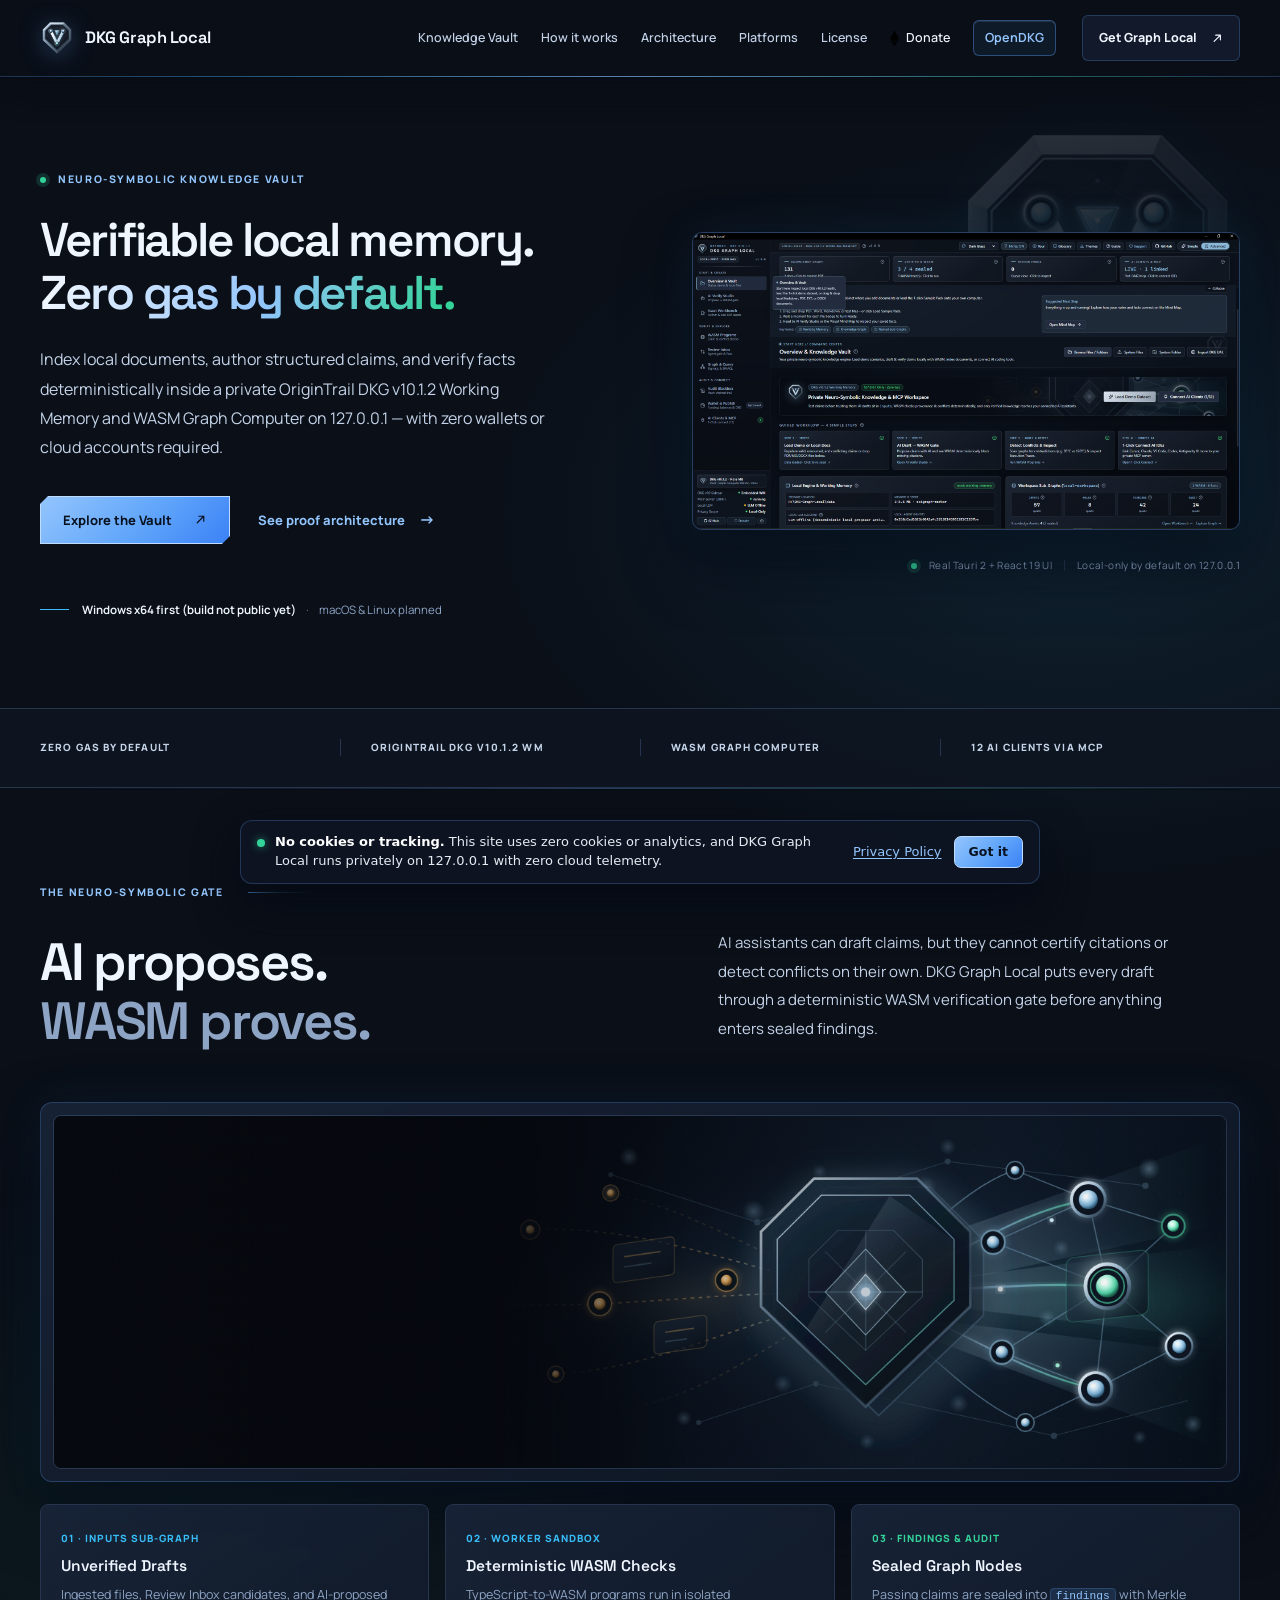
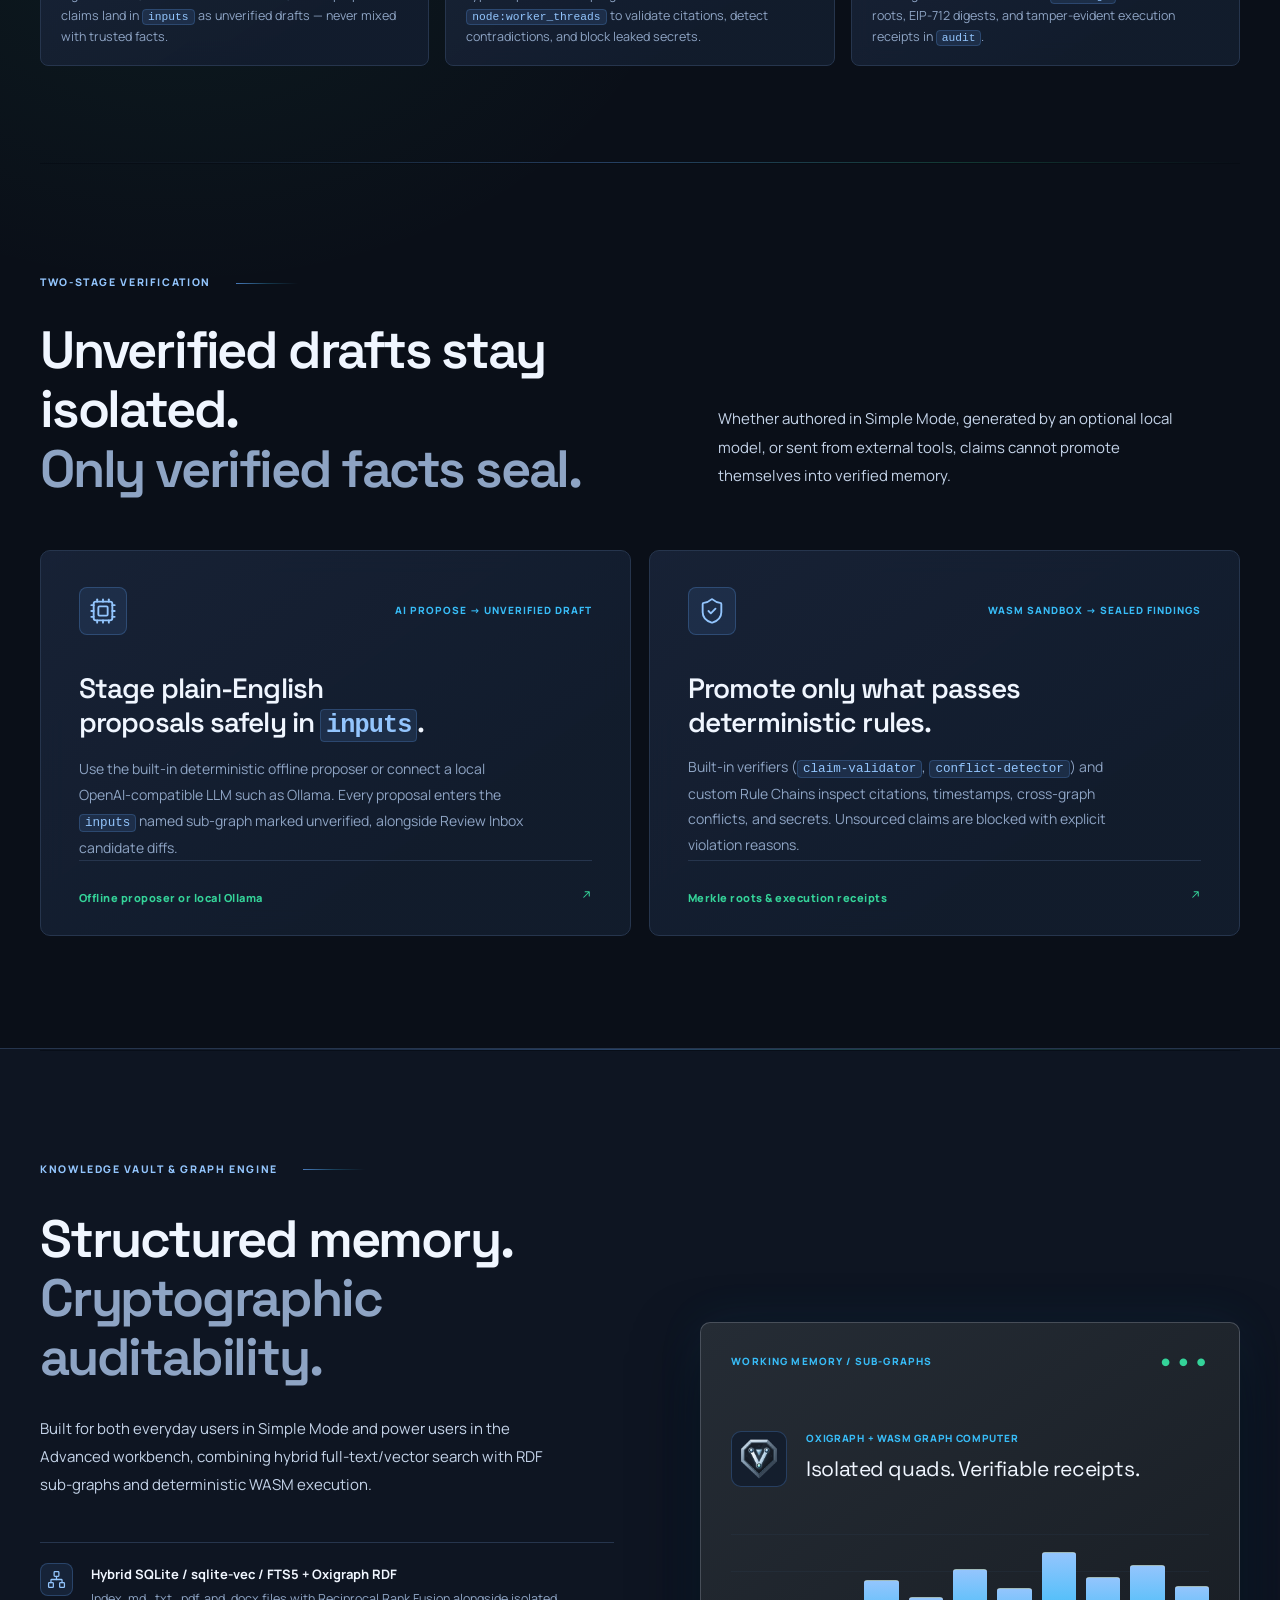
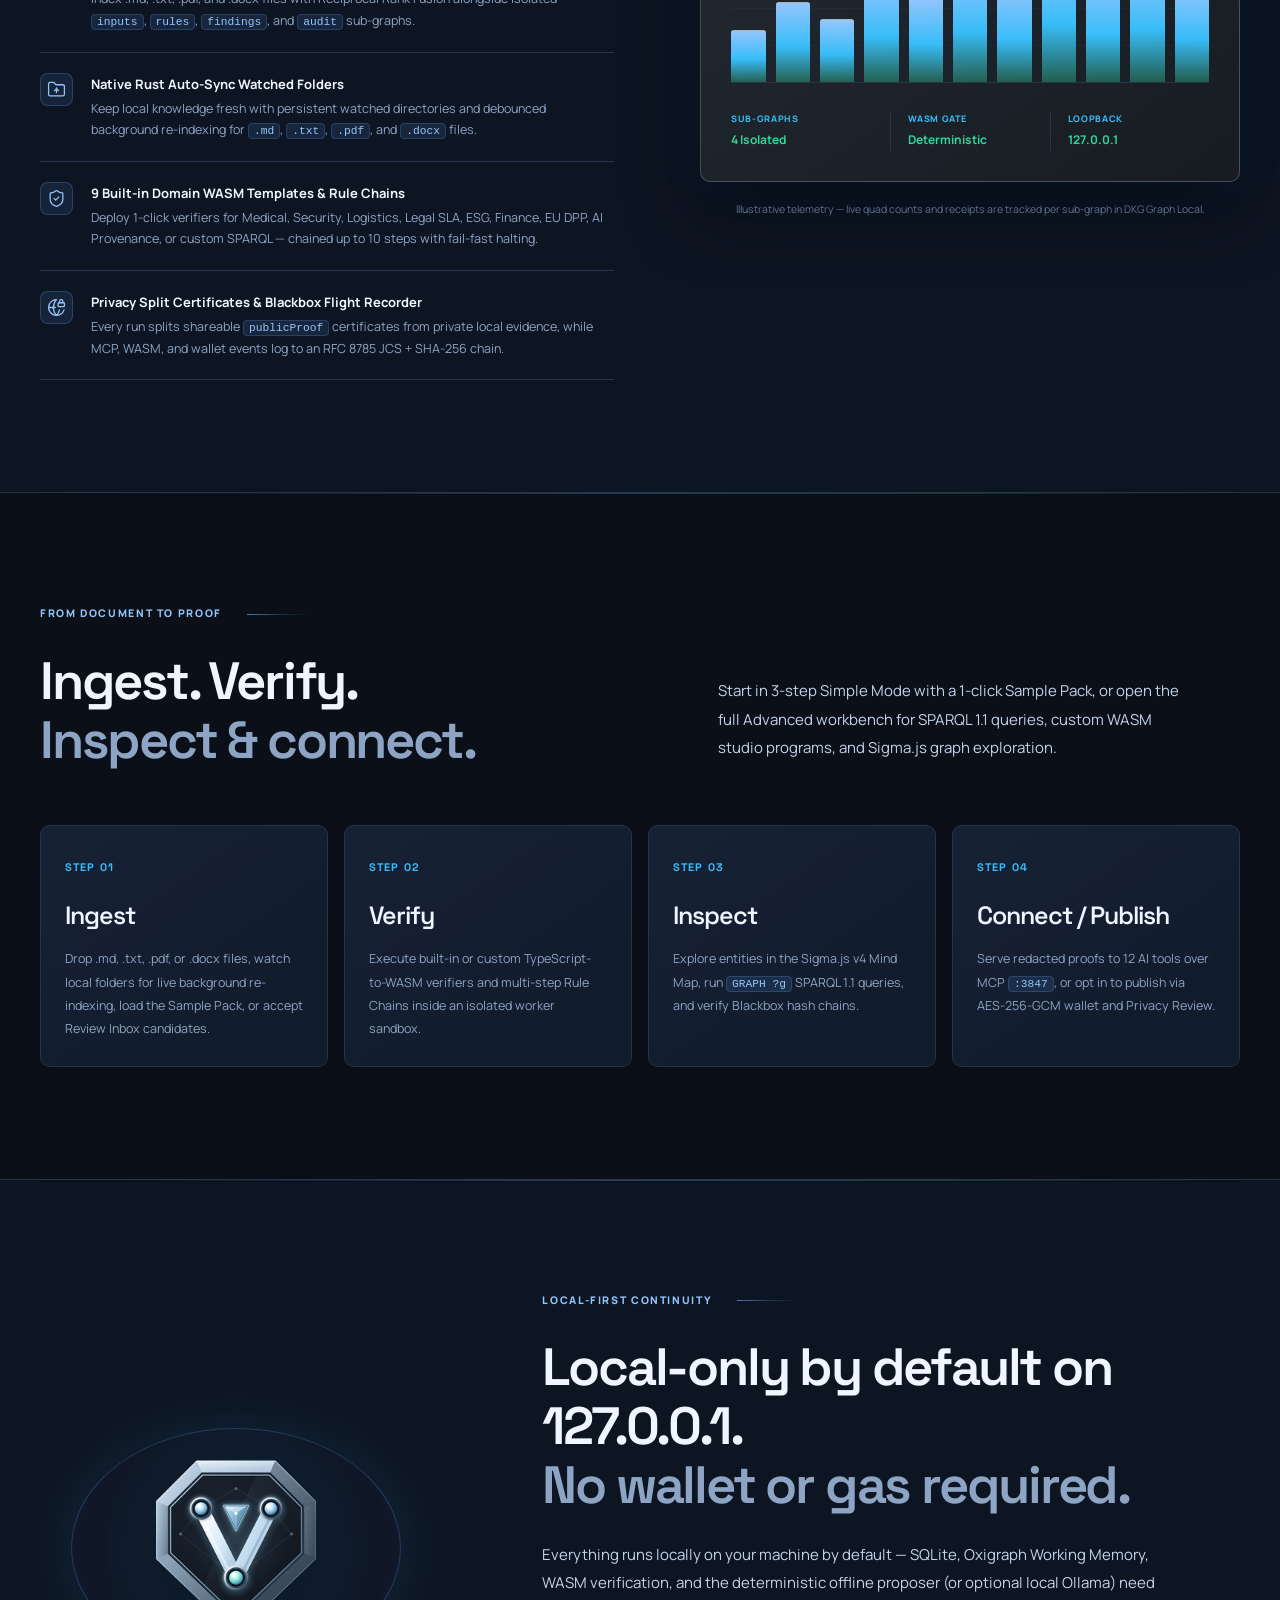
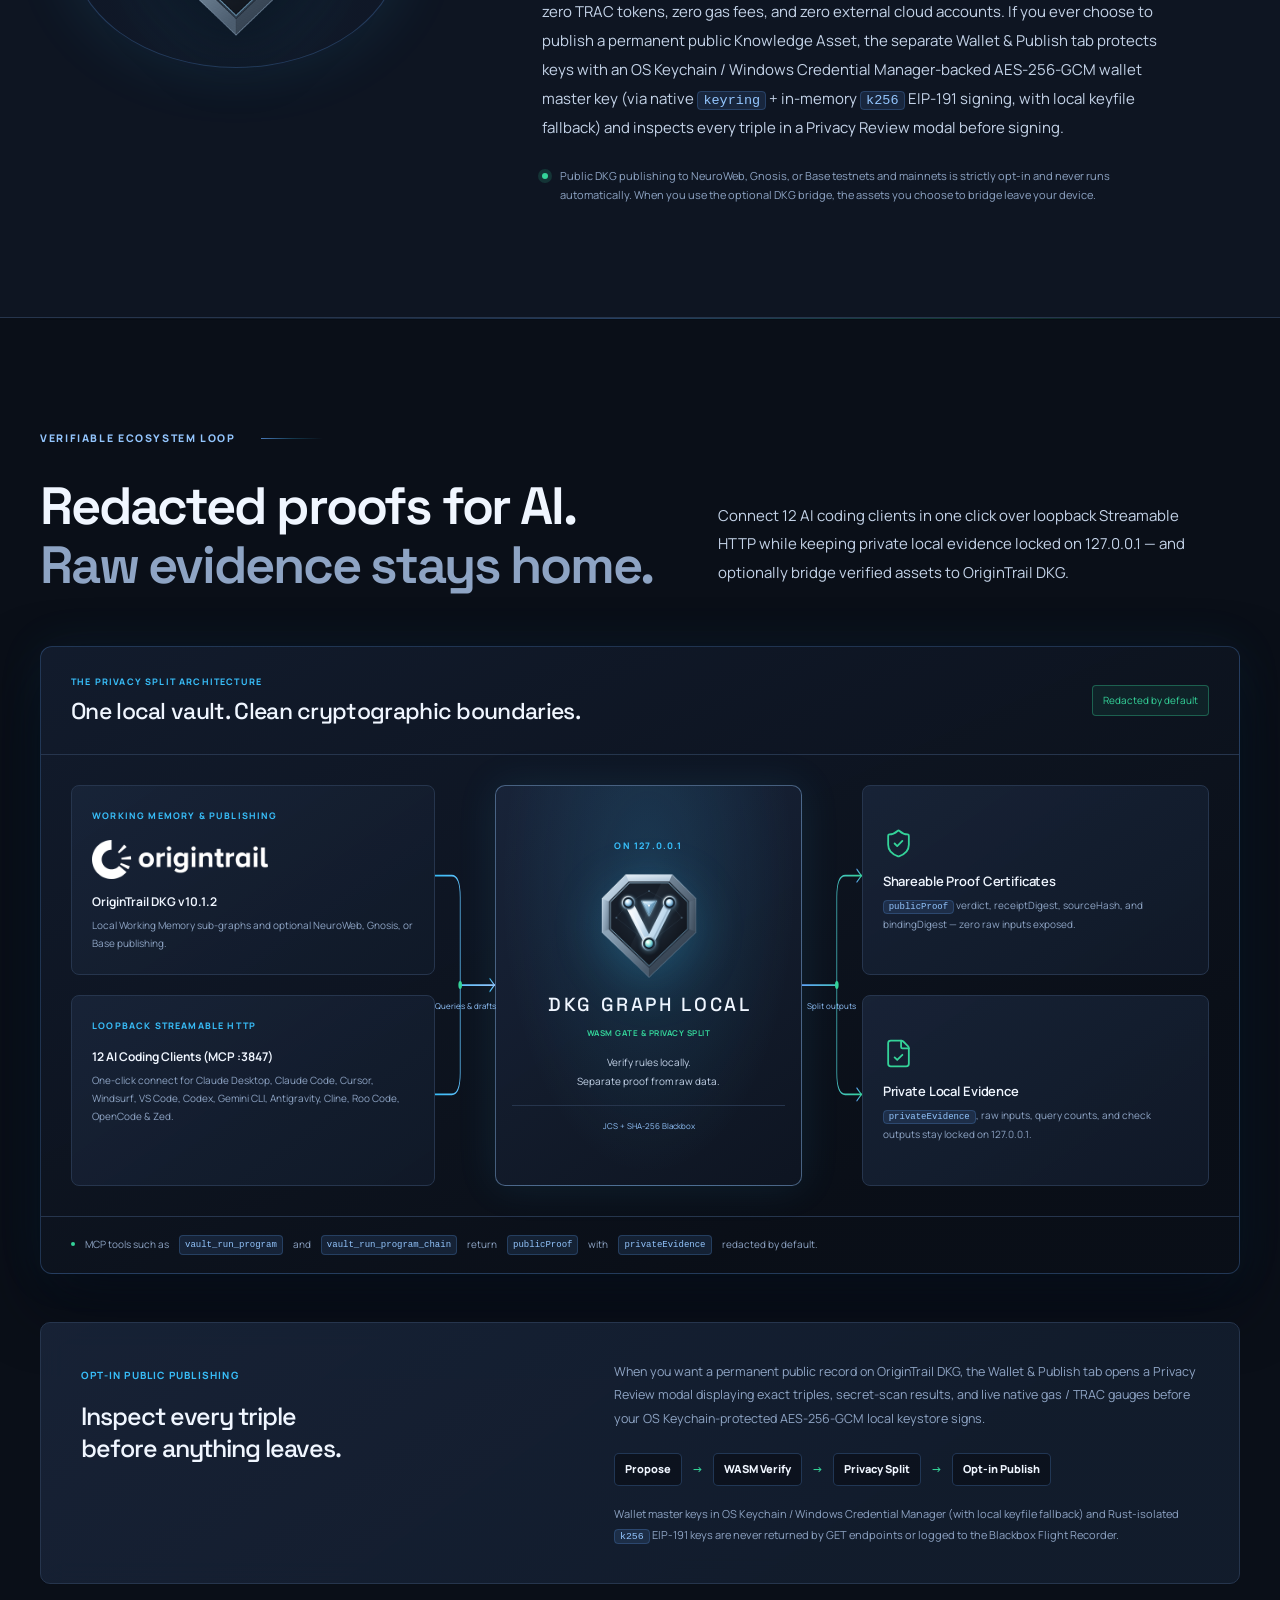
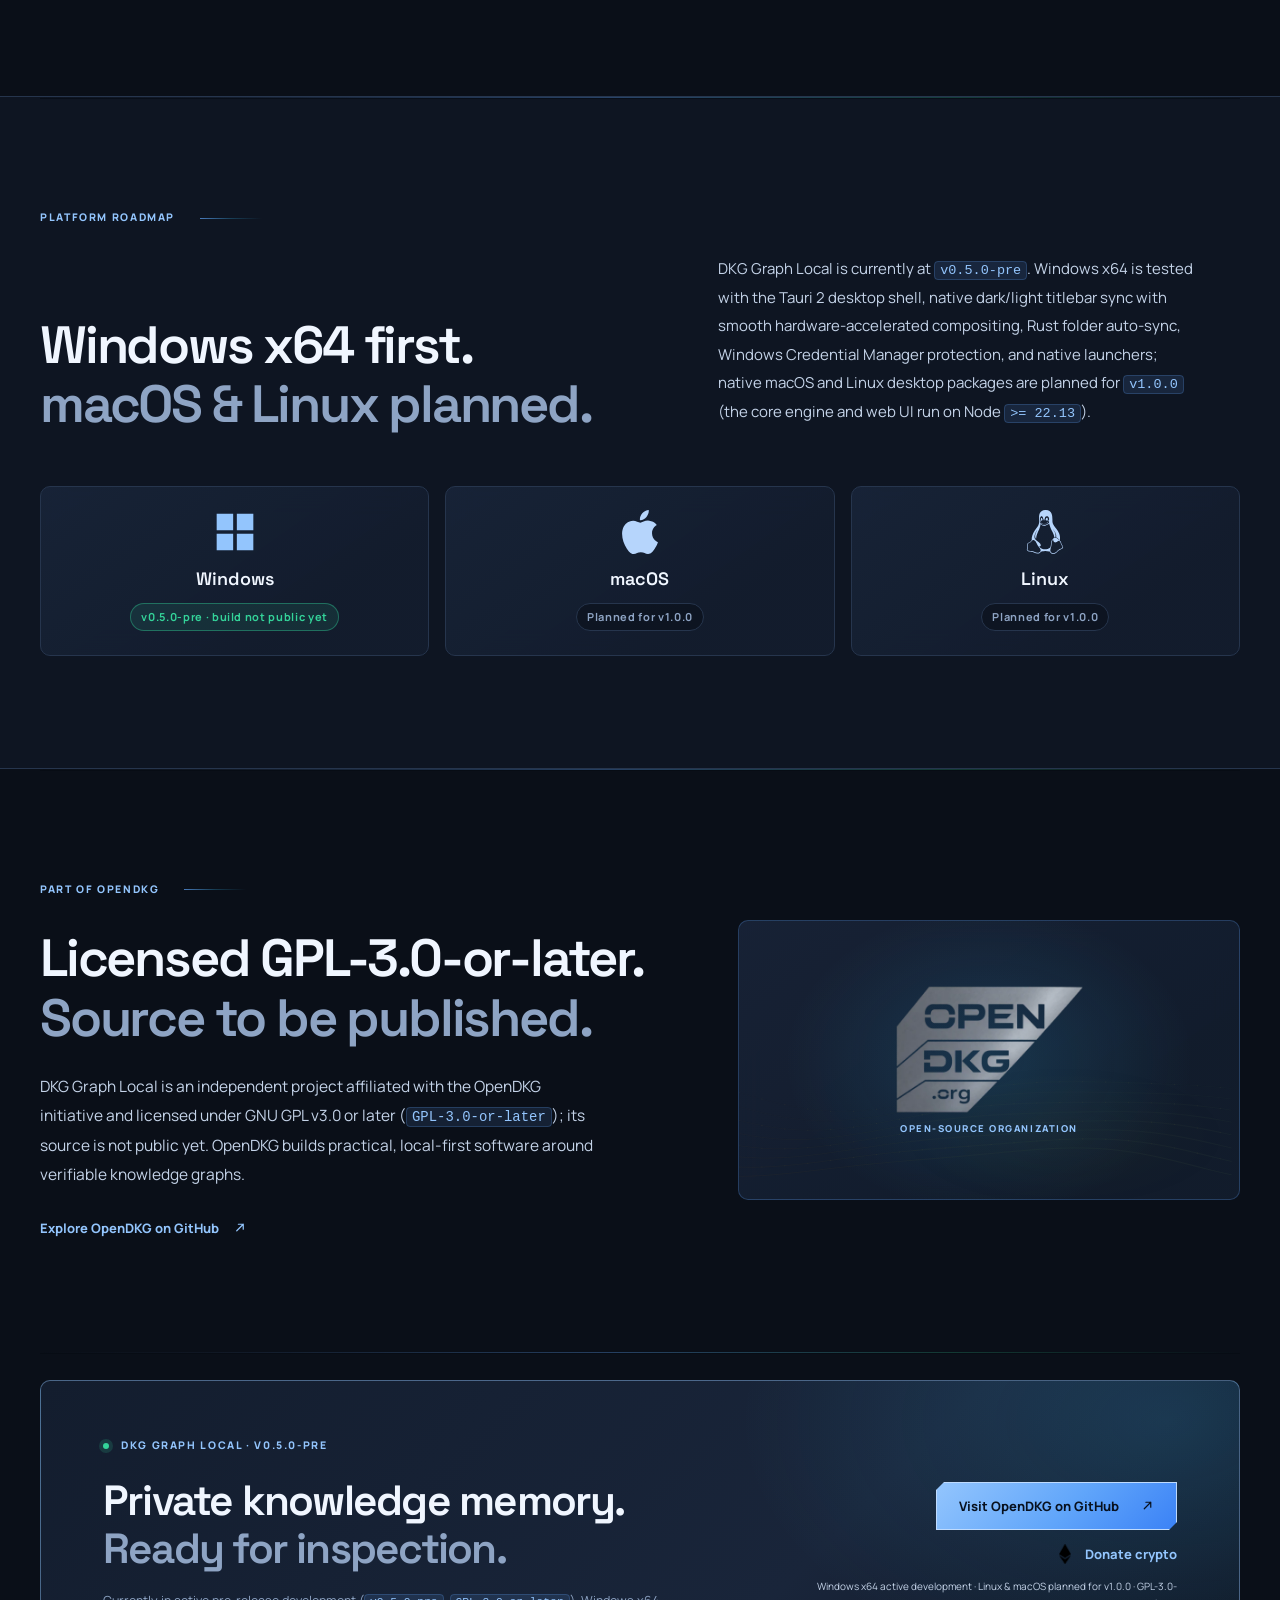
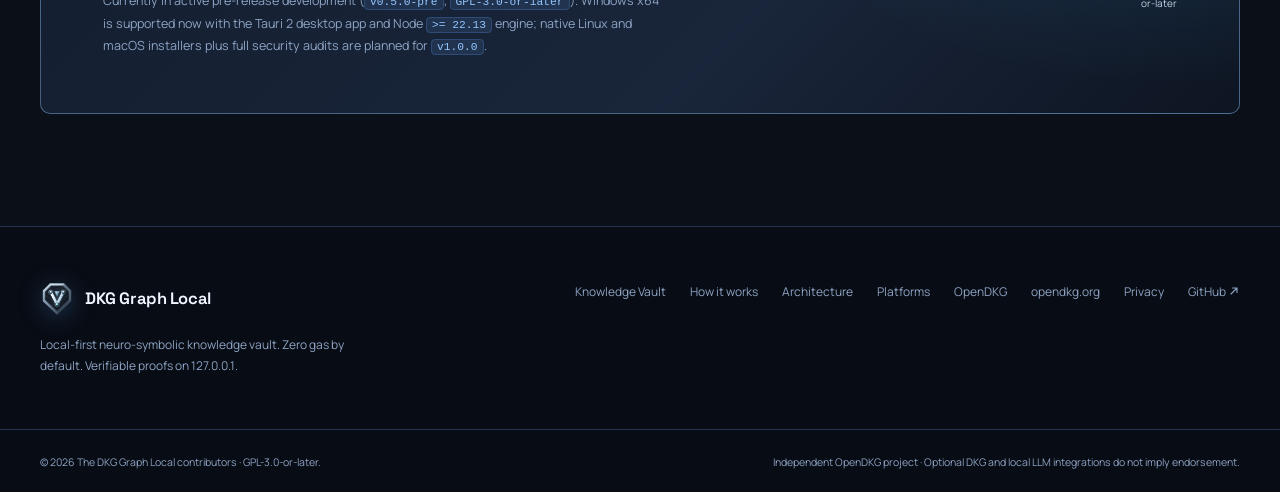
<file: Graph/index.html>
<!doctype html>
<!-- Source: OpenDKG / DKG Graph Local. Served at https://opendkg.org/graph/ via the opendkg.org Pages build. -->
<html lang="en">
<head>
  <meta charset="utf-8">
  <meta name="viewport" content="width=device-width, initial-scale=1">
  <meta name="theme-color" content="#0a0f18">
  <meta name="description" content="DKG Graph Local is a local-first neuro-symbolic knowledge vault powered by OriginTrail DKG v10.1.2 Working Memory, a deterministic WASM Graph Computer, and loopback MCP on 127.0.0.1.">
  <meta property="og:type" content="website">
  <meta property="og:title" content="DKG Graph Local — Neuro-Symbolic Knowledge Vault">
  <meta property="og:description" content="Zero gas by default. Private Working Memory, deterministic WASM verification, and verifiable proofs for 12 AI clients on 127.0.0.1.">
  <meta property="og:image" content="https://opendkg.org/graph/assets/hero-banner.png">
  <link rel="canonical" href="https://opendkg.org/graph/">
  <meta property="og:url" content="https://opendkg.org/graph/">
  <title>DKG Graph Local — Neuro-Symbolic Knowledge Vault</title>
  <link rel="icon" type="image/png" href="assets/icon-32.png" sizes="32x32">
  <link rel="apple-touch-icon" href="assets/icon-128.png">
  <link rel="preload" href="assets/fonts/Manrope-var.ttf" as="font" type="font/ttf" crossorigin>
  <link rel="stylesheet" href="assets/site.css">
  <link rel="stylesheet" href="assets/titanium.css">
  <link rel="stylesheet" href="assets/refinements.css">
  <link rel="stylesheet" href="assets/silver-home.css">
  <link rel="stylesheet" href="assets/silver-effects.css">
  <link rel="stylesheet" href="assets/nav-donate.css">
  <link rel="stylesheet" href="assets/privacy-notice.css">
  <link rel="stylesheet" href="assets/theme.css">
  <script src="assets/site.js" defer></script>
  <script src="assets/privacy-notice.js" defer></script>
</head>
<body class="home-page" id="top">
  <a class="skip-link" href="#main">Skip to content</a>
  <div class="site-frame">
    <header class="site-header">
      <div class="shell nav-bar">
        <a class="logo-link" href="#top" aria-label="DKG Graph Local — back to top">
          <span class="brand-lockup">
            <img src="assets/app-icon.png" width="256" height="256" alt="">
            <span>DKG Graph Local</span>
          </span>
        </a>
        <nav class="desktop-nav" aria-label="Main navigation">
          <a href="#vault">Knowledge Vault</a>
          <a href="#how-it-works">How it works</a>
          <a href="#architecture">Architecture</a>
          <a href="#platforms">Platforms</a>
          <a href="#community">License</a>
          <a class="nav-donate" href="https://opendkg.org/donate/"><img src="assets/icons/ethereum.png" alt="" width="9" height="15">Donate</a>
          <a class="nav-opendkg" href="https://opendkg.org/">OpenDKG</a>
        </nav>
        <a class="nav-cta" href="#download">Get Graph Local <svg class="link-arrow" viewBox="0 0 16 16" fill="none" stroke="currentColor" stroke-width="1.5" stroke-linecap="round" stroke-linejoin="round" aria-hidden="true" focusable="false"><path d="M4 12 12 4M6 4h6v6"/></svg></a>
        <button class="menu-toggle" type="button" aria-label="Open menu" aria-expanded="false" aria-controls="mobile-menu"><span></span><span></span></button>
      </div>
      <nav class="mobile-nav" id="mobile-menu" aria-label="Mobile navigation" hidden>
        <a href="#vault">Knowledge Vault</a>
        <a href="#how-it-works">How it works</a>
        <a href="#architecture">Architecture</a>
        <a href="#platforms">Platforms</a>
        <a href="#community">License</a>
        <a href="#download">Get Graph Local</a>
        <a class="nav-donate" href="https://opendkg.org/donate/"><img src="assets/icons/ethereum.png" alt="" width="9" height="15">Donate</a>
        <a class="nav-opendkg" href="https://opendkg.org/">OpenDKG</a>
      </nav>
    </header>

    <main id="main">
      <section class="hero shell" aria-labelledby="hero-title">
        <div class="hero-copy">
          <div class="eyebrow"><span class="eyebrow-marker"></span> NEURO-SYMBOLIC KNOWLEDGE VAULT</div>
          <h1 id="hero-title">Verifiable local memory.<br><em>Zero gas by default.</em></h1>
          <p class="hero-intro">Index local documents, author structured claims, and verify facts deterministically inside a private OriginTrail DKG v10.1.2 Working Memory and WASM Graph Computer on 127.0.0.1 — with zero wallets or cloud accounts required.</p>
          <div class="hero-actions">
            <a href="#vault" class="button button-primary">Explore the Vault <svg class="link-arrow" viewBox="0 0 16 16" fill="none" stroke="currentColor" stroke-width="1.5" stroke-linecap="round" stroke-linejoin="round" aria-hidden="true" focusable="false"><path d="M4 12 12 4M6 4h6v6"/></svg></a>
            <a href="#architecture" class="text-link">See proof architecture <span aria-hidden="true">→</span></a>
          </div>
          <div class="platform-line"><span class="platform-dash"></span> <strong>Windows x64 first (build not public yet)</strong><span class="dot">·</span>macOS &amp; Linux planned</div>
        </div>
        <div class="hero-visual" aria-label="DKG Graph Local Dark Glass desktop interface">
          <img class="hero-shield" src="assets/app-icon.png" width="256" height="256" alt="" aria-hidden="true">
          <div class="dashboard-frame">
            <img src="assets/app-screenshot.png" width="1920" height="1042" alt="DKG Graph Local desktop window in Dark Glass mode showing Working Memory sub-graphs, Knowledge Vault status, and loopback MCP server telemetry" loading="eager" fetchpriority="high">
          </div>
          <div class="visual-caption"><span class="caption-pulse"></span> Real Tauri 2 + React 19 UI <span class="caption-divider"></span> Local-only by default on 127.0.0.1</div>
        </div>
      </section>

      <div class="trust-strip" aria-label="Core architecture principles">
        <div class="shell strip-inner">
          <span>ZERO GAS BY DEFAULT</span>
          <span>ORIGINTRAIL DKG V10.1.2 WM</span>
          <span>WASM GRAPH COMPUTER</span>
          <span>12 AI CLIENTS VIA MCP</span>
        </div>
      </div>

      <section class="section shell banner-showcase" id="gate" aria-labelledby="gate-title">
        <div class="section-label">THE NEURO-SYMBOLIC GATE</div>
        <div class="section-head">
          <h2 id="gate-title">AI proposes.<br><span>WASM proves.</span></h2>
          <p>AI assistants can draft claims, but they cannot certify citations or detect conflicts on their own. DKG Graph Local puts every draft through a deterministic WASM verification gate before anything enters sealed findings.</p>
        </div>
        <div class="banner-frame">
          <img src="assets/hero-banner.png" width="1600" height="480" alt="Neuro-symbolic verification gate diagram: unverified drafts enter the isolated WASM sandbox and only verified claims are sealed into graph findings" loading="lazy">
        </div>
        <div class="banner-summary">
          <div class="banner-pill">
            <span class="banner-pill-tag">01 · INPUTS SUB-GRAPH</span>
            <strong>Unverified Drafts</strong>
            <p>Ingested files, Review Inbox candidates, and AI-proposed claims land in <code>inputs</code> as unverified drafts — never mixed with trusted facts.</p>
          </div>
          <div class="banner-pill">
            <span class="banner-pill-tag">02 · WORKER SANDBOX</span>
            <strong>Deterministic WASM Checks</strong>
            <p>TypeScript-to-WASM programs run in isolated <code>node:worker_threads</code> to validate citations, detect contradictions, and block leaked secrets.</p>
          </div>
          <div class="banner-pill">
            <span class="banner-pill-tag is-mint">03 · FINDINGS &amp; AUDIT</span>
            <strong>Sealed Graph Nodes</strong>
            <p>Passing claims are sealed into <code>findings</code> with Merkle roots, EIP-712 digests, and tamper-evident execution receipts in <code>audit</code>.</p>
          </div>
        </div>
      </section>

      <section class="section shell section-protection" id="model" aria-labelledby="model-title">
        <div class="section-label">TWO-STAGE VERIFICATION</div>
        <div class="section-head">
          <h2 id="model-title">Unverified drafts stay isolated.<br><span>Only verified facts seal.</span></h2>
          <p>Whether authored in Simple Mode, generated by an optional local model, or sent from external tools, claims cannot promote themselves into verified memory.</p>
        </div>
        <div class="threat-pair">
          <article class="threat-panel">
            <div class="panel-heading">
              <span class="line-icon line-icon-agent" aria-hidden="true">
                <svg xmlns="http://www.w3.org/2000/svg" viewBox="0 0 24 24" fill="none" stroke="currentColor" stroke-width="1.6" stroke-linecap="round" stroke-linejoin="round" aria-hidden="true" focusable="false"><path d="M12 20v2"/><path d="M12 2v2"/><path d="M17 20v2"/><path d="M17 2v2"/><path d="M2 12h2"/><path d="M2 17h2"/><path d="M2 7h2"/><path d="M20 12h2"/><path d="M20 17h2"/><path d="M20 7h2"/><path d="M7 20v2"/><path d="M7 2v2"/><rect x="4" y="4" width="16" height="16" rx="2"/><rect x="8" y="8" width="8" height="8" rx="1"/></svg>
              </span>
              <span class="panel-index">AI PROPOSE → UNVERIFIED DRAFT</span>
            </div>
            <h3>Stage plain-English proposals safely in <code>inputs</code>.</h3>
            <p>Use the built-in deterministic offline proposer or connect a local OpenAI-compatible LLM such as Ollama. Every proposal enters the <code>inputs</code> named sub-graph marked unverified, alongside Review Inbox candidate diffs.</p>
            <div class="panel-foot">Offline proposer or local Ollama <svg class="link-arrow" viewBox="0 0 16 16" fill="none" stroke="currentColor" stroke-width="1.5" stroke-linecap="round" stroke-linejoin="round" aria-hidden="true" focusable="false"><path d="M4 12 12 4M6 4h6v6"/></svg></div>
          </article>
          <article class="threat-panel">
            <div class="panel-heading">
              <span class="line-icon line-icon-system" aria-hidden="true">
                <svg xmlns="http://www.w3.org/2000/svg" viewBox="0 0 24 24" fill="none" stroke="currentColor" stroke-width="1.6" stroke-linecap="round" stroke-linejoin="round" aria-hidden="true" focusable="false"><path d="M20 13c0 5-3.5 7.5-7.66 8.95a1 1 0 0 1-.67-.01C7.5 20.5 4 18 4 13V6a1 1 0 0 1 1-1c2 0 4.5-1.2 6.24-2.72a1.17 1.17 0 0 1 1.52 0C14.51 3.81 17 5 19 5a1 1 0 0 1 1 1z"/><path d="m9 12 2 2 4-4"/></svg>
              </span>
              <span class="panel-index">WASM SANDBOX → SEALED FINDINGS</span>
            </div>
            <h3>Promote only what passes deterministic rules.</h3>
            <p>Built-in verifiers (<code>claim-validator</code>, <code>conflict-detector</code>) and custom Rule Chains inspect citations, timestamps, cross-graph conflicts, and secrets. Unsourced claims are blocked with explicit violation reasons.</p>
            <div class="panel-foot">Merkle roots &amp; execution receipts <svg class="link-arrow" viewBox="0 0 16 16" fill="none" stroke="currentColor" stroke-width="1.5" stroke-linecap="round" stroke-linejoin="round" aria-hidden="true" focusable="false"><path d="M4 12 12 4M6 4h6v6"/></svg></div>
          </article>
        </div>
      </section>

      <section class="section section-os" id="vault" aria-labelledby="vault-title">
        <div class="shell os-layout">
          <div class="os-copy">
            <div class="section-label">KNOWLEDGE VAULT &amp; GRAPH ENGINE</div>
            <h2 id="vault-title">Structured memory.<br><span>Cryptographic auditability.</span></h2>
            <p>Built for both everyday users in Simple Mode and power users in the Advanced workbench, combining hybrid full-text/vector search with RDF sub-graphs and deterministic WASM execution.</p>
            <ul class="feature-list">
              <li>
                <span class="mini-icon" aria-hidden="true">
                  <svg xmlns="http://www.w3.org/2000/svg" viewBox="0 0 24 24" fill="none" stroke="currentColor" stroke-width="1.6" stroke-linecap="round" stroke-linejoin="round" aria-hidden="true" focusable="false"><rect x="16" y="16" width="6" height="6" rx="1"/><rect x="2" y="16" width="6" height="6" rx="1"/><rect x="9" y="2" width="6" height="6" rx="1"/><path d="M5 16v-3a1 1 0 0 1 1-1h12a1 1 0 0 1 1 1v3"/><path d="M12 12V8"/></svg>
                </span>
                <div>
                  <strong>Hybrid SQLite / sqlite-vec / FTS5 + Oxigraph RDF</strong>
                  <span>Index .md, .txt, .pdf, and .docx files with Reciprocal Rank Fusion alongside isolated <code>inputs</code>, <code>rules</code>, <code>findings</code>, and <code>audit</code> sub-graphs.</span>
                </div>
              </li>
              <li>
                <span class="mini-icon" aria-hidden="true">
                  <svg xmlns="http://www.w3.org/2000/svg" viewBox="0 0 24 24" fill="none" stroke="currentColor" stroke-width="1.6" stroke-linecap="round" stroke-linejoin="round" aria-hidden="true" focusable="false"><path d="M20 20a2 2 0 0 0 2-2V8a2 2 0 0 0-2-2h-7.9a2 2 0 0 1-1.69-.9L9.6 3.9A2 2 0 0 0 7.93 3H4a2 2 0 0 0-2 2v13a2 2 0 0 0 2 2Z"/><path d="M12 10v6"/><path d="m9.5 13.5 2.5-2.5 2.5 2.5"/></svg>
                </span>
                <div>
                  <strong>Native Rust Auto-Sync Watched Folders</strong>
                  <span>Keep local knowledge fresh with persistent watched directories and debounced background re-indexing for <code>.md</code>, <code>.txt</code>, <code>.pdf</code>, and <code>.docx</code> files.</span>
                </div>
              </li>
              <li>
                <span class="mini-icon" aria-hidden="true">
                  <svg xmlns="http://www.w3.org/2000/svg" viewBox="0 0 24 24" fill="none" stroke="currentColor" stroke-width="1.6" stroke-linecap="round" stroke-linejoin="round" aria-hidden="true" focusable="false"><path d="M20 13c0 5-3.5 7.5-7.66 8.95a1 1 0 0 1-.67-.01C7.5 20.5 4 18 4 13V6a1 1 0 0 1 1-1c2 0 4.5-1.2 6.24-2.72a1.17 1.17 0 0 1 1.52 0C14.51 3.81 17 5 19 5a1 1 0 0 1 1 1z"/><path d="m9 12 2 2 4-4"/></svg>
                </span>
                <div>
                  <strong>9 Built-in Domain WASM Templates &amp; Rule Chains</strong>
                  <span>Deploy 1-click verifiers for Medical, Security, Logistics, Legal SLA, ESG, Finance, EU DPP, AI Provenance, or custom SPARQL — chained up to 10 steps with fail-fast halting.</span>
                </div>
              </li>
              <li>
                <span class="mini-icon" aria-hidden="true">
                  <svg xmlns="http://www.w3.org/2000/svg" viewBox="0 0 24 24" fill="none" stroke="currentColor" stroke-width="1.6" stroke-linecap="round" stroke-linejoin="round" aria-hidden="true" focusable="false"><path d="M15.686 15A14.5 14.5 0 0 1 12 22a14.5 14.5 0 0 1 0-20 10 10 0 1 0 9.542 13"/><path d="M2 12h8.5"/><path d="M20 6V4a2 2 0 1 0-4 0v2"/><rect width="8" height="5" x="14" y="6" rx="1"/></svg>
                </span>
                <div>
                  <strong>Privacy Split Certificates &amp; Blackbox Flight Recorder</strong>
                  <span>Every run splits shareable <code>publicProof</code> certificates from private local evidence, while MCP, WASM, and wallet events log to an RFC 8785 JCS + SHA-256 chain.</span>
                </div>
              </li>
            </ul>
          </div>
          <div class="os-art">
            <div class="os-surface">
              <div class="os-surface-top">
                <span class="os-label">WORKING MEMORY / SUB-GRAPHS</span>
                <span class="os-dots">● ● ●</span>
              </div>
              <div class="os-insight">
                <img class="os-insight-mark" src="assets/app-icon.png" width="256" height="256" alt="" loading="lazy">
                <div>
                  <span class="metric-caption">OXIGRAPH + WASM GRAPH COMPUTER</span>
                  <div class="os-insight-title">Isolated quads. Verifiable receipts.</div>
                </div>
              </div>
              <div class="os-bars" aria-hidden="true">
                <span style="--v:38%"></span><span style="--v:58%"></span><span style="--v:46%"></span><span style="--v:74%"></span><span style="--v:62%"></span><span style="--v:82%"></span><span style="--v:68%"></span><span style="--v:94%"></span><span style="--v:76%"></span><span style="--v:85%"></span><span style="--v:70%"></span>
              </div>
              <div class="os-stats">
                <div><span>SUB-GRAPHS</span><strong>4 Isolated</strong></div>
                <div><span>WASM GATE</span><strong>Deterministic</strong></div>
                <div><span>LOOPBACK</span><strong>127.0.0.1</strong></div>
              </div>
            </div>
            <p class="art-caption">Illustrative telemetry — live quad counts and receipts are tracked per sub-graph in DKG Graph Local.</p>
          </div>
        </div>
      </section>

      <section class="section shell method" id="how-it-works" aria-labelledby="method-title">
        <div class="section-label">FROM DOCUMENT TO PROOF</div>
        <div class="section-head">
          <h2 id="method-title">Ingest. Verify.<br><span>Inspect &amp; connect.</span></h2>
          <p>Start in 3-step Simple Mode with a 1-click Sample Pack, or open the full Advanced workbench for SPARQL 1.1 queries, custom WASM studio programs, and Sigma.js graph exploration.</p>
        </div>
        <div class="steps">
          <div class="step">
            <span class="step-index">STEP 01</span>
            <h3>Ingest</h3>
            <p>Drop .md, .txt, .pdf, or .docx files, watch local folders for live background re-indexing, load the Sample Pack, or accept Review Inbox candidates.</p>
          </div>
          <div class="step">
            <span class="step-index">STEP 02</span>
            <h3>Verify</h3>
            <p>Execute built-in or custom TypeScript-to-WASM verifiers and multi-step Rule Chains inside an isolated worker sandbox.</p>
          </div>
          <div class="step">
            <span class="step-index">STEP 03</span>
            <h3>Inspect</h3>
            <p>Explore entities in the Sigma.js v4 Mind Map, run <code>GRAPH ?g</code> SPARQL 1.1 queries, and verify Blackbox hash chains.</p>
          </div>
          <div class="step">
            <span class="step-index">STEP 04</span>
            <h3>Connect / Publish</h3>
            <p>Serve redacted proofs to 12 AI tools over MCP <code>:3847</code>, or opt in to publish via AES-256-GCM wallet and Privacy Review.</p>
          </div>
        </div>
      </section>

      <section class="section section-offline" id="offline" aria-labelledby="offline-title">
        <div class="shell offline-layout">
          <div class="offline-mark" aria-hidden="true">
            <img src="assets/app-icon.png" width="256" height="256" alt="" loading="lazy">
          </div>
          <div class="offline-copy">
            <div class="section-label">LOCAL-FIRST CONTINUITY</div>
            <h2 id="offline-title">Local-only by default on 127.0.0.1.<br><span>No wallet or gas required.</span></h2>
            <p>Everything runs locally on your machine by default — SQLite, Oxigraph Working Memory, WASM verification, and the deterministic offline proposer (or optional local Ollama) need zero TRAC tokens, zero gas fees, and zero external cloud accounts. If you ever choose to publish a permanent public Knowledge Asset, the separate Wallet &amp; Publish tab protects keys with an OS Keychain / Windows Credential Manager-backed AES-256-GCM wallet master key (via native <code>keyring</code> + in-memory <code>k256</code> EIP-191 signing, with local keyfile fallback) and inspects every triple in a Privacy Review modal before signing.</p>
            <div class="offline-footnote"><span class="footnote-mark"></span> Public DKG publishing to NeuroWeb, Gnosis, or Base testnets and mainnets is strictly opt-in and never runs automatically. When you use the optional DKG bridge, the assets you choose to bridge leave your device.</div>
          </div>
        </div>
      </section>

      <section class="section shell intelligence" id="architecture" aria-labelledby="architecture-title">
        <div class="section-label">VERIFIABLE ECOSYSTEM LOOP</div>
        <div class="section-head">
          <h2 id="architecture-title">Redacted proofs for AI.<br><span>Raw evidence stays home.</span></h2>
          <p>Connect 12 AI coding clients in one click over loopback Streamable HTTP while keeping private local evidence locked on 127.0.0.1 — and optionally bridge verified assets to OriginTrail DKG.</p>
        </div>
        <figure id="intelligence-map" class="intelligence-map" aria-labelledby="intelligence-map-title" aria-describedby="intelligence-map-note">
          <div class="intelligence-map-heading">
            <div>
              <span class="map-eyebrow">THE PRIVACY SPLIT ARCHITECTURE</span>
              <h3 id="intelligence-map-title">One local vault. Clean cryptographic boundaries.</h3>
            </div>
            <span class="map-optional">Redacted by default</span>
          </div>
          <div class="intelligence-map-grid">
            <div class="map-partners">
              <article class="map-partner">
                <span class="map-node-label">WORKING MEMORY &amp; PUBLISHING</span>
                <img class="map-origintrail" src="assets/brands/origintrail.webp" width="416" height="94" alt="OriginTrail" loading="lazy">
                <h4>OriginTrail DKG v10.1.2</h4>
                <p>Local Working Memory sub-graphs and optional NeuroWeb, Gnosis, or Base publishing.</p>
              </article>
              <article class="map-partner">
                <span class="map-node-label">LOOPBACK STREAMABLE HTTP</span>
                <h4>12 AI Coding Clients (MCP :3847)</h4>
                <p>One-click connect for Claude Desktop, Claude Code, Cursor, Windsurf, VS Code, Codex, Gemini CLI, Antigravity, Cline, Roo Code, OpenCode &amp; Zed.</p>
              </article>
            </div>
            <div class="map-connector map-connector-in" aria-hidden="true">
              <svg viewBox="0 0 100 300" preserveAspectRatio="none">
                <defs>
                  <linearGradient id="map-line-in" x1="0" x2="1">
                    <stop stop-color="#38bdf8"/>
                    <stop offset="1" stop-color="#93c5fd"/>
                  </linearGradient>
                </defs>
                <path d="M0 68H28Q42 68 42 84V216Q42 232 28 232H0M42 150H100"/>
                <circle cx="42" cy="150" r="3"/>
                <path class="map-arrow" d="m91 145 8 5-8 5"/>
              </svg>
              <span>Queries &amp; drafts</span>
            </div>
            <div class="map-axiom">
              <span class="map-node-label">ON 127.0.0.1</span>
              <img src="assets/app-icon.png" width="256" height="256" alt="DKG Graph Local icon" loading="lazy">
              <strong>DKG GRAPH LOCAL</strong>
              <span class="map-core-tag">WASM GATE &amp; PRIVACY SPLIT</span>
              <p>Verify rules locally.<br>Separate proof from raw data.</p>
              <div class="map-return-label">JCS + SHA-256 Blackbox</div>
            </div>
            <div class="map-connector map-connector-out" aria-hidden="true">
              <svg viewBox="0 0 100 300" preserveAspectRatio="none">
                <defs>
                  <linearGradient id="map-line-out" x1="0" x2="1">
                    <stop stop-color="#60a5fa"/>
                    <stop offset="1" stop-color="#34d399"/>
                  </linearGradient>
                </defs>
                <path d="M0 150H58M100 68H72Q58 68 58 84V216Q58 232 72 232H100"/>
                <circle cx="58" cy="150" r="3"/>
                <path class="map-arrow" d="m91 63 8 5-8 5m0 154 8 5-8 5"/>
              </svg>
              <span>Split outputs</span>
            </div>
            <div class="map-outcomes">
              <article class="map-outcome">
                <span class="map-outcome-icon" aria-hidden="true">
                  <svg xmlns="http://www.w3.org/2000/svg" viewBox="0 0 24 24" fill="none" stroke="currentColor" stroke-width="1.6" stroke-linecap="round" stroke-linejoin="round" aria-hidden="true" focusable="false"><path d="M20 13c0 5-3.5 7.5-7.66 8.95a1 1 0 0 1-.67-.01C7.5 20.5 4 18 4 13V6a1 1 0 0 1 1-1c2 0 4.5-1.2 6.24-2.72a1.17 1.17 0 0 1 1.52 0C14.51 3.81 17 5 19 5a1 1 0 0 1 1 1z"/><path d="m9 12 2 2 4-4"/></svg>
                </span>
                <div>
                  <h4>Shareable Proof Certificates</h4>
                  <p><code>publicProof</code> verdict, receiptDigest, sourceHash, and bindingDigest — zero raw inputs exposed.</p>
                </div>
              </article>
              <article class="map-outcome">
                <span class="map-outcome-icon" aria-hidden="true">
                  <svg xmlns="http://www.w3.org/2000/svg" viewBox="0 0 24 24" fill="none" stroke="currentColor" stroke-width="1.6" stroke-linecap="round" stroke-linejoin="round" aria-hidden="true" focusable="false"><path d="M6 22a2 2 0 0 1-2-2V4a2 2 0 0 1 2-2h8a2.4 2.4 0 0 1 1.704.706l3.588 3.588A2.4 2.4 0 0 1 20 8v12a2 2 0 0 1-2 2z"/><path d="M14 2v5a1 1 0 0 0 1 1h5"/><path d="m9 15 2 2 4-4"/></svg>
                </span>
                <div>
                  <h4>Private Local Evidence</h4>
                  <p><code>privateEvidence</code>, raw inputs, query counts, and check outputs stay locked on 127.0.0.1.</p>
                </div>
              </article>
            </div>
          </div>
          <figcaption id="intelligence-map-note"><span class="map-foot-dot" aria-hidden="true"></span>MCP tools such as <code>vault_run_program</code> and <code>vault_run_program_chain</code> return <code>publicProof</code> with <code>privateEvidence</code> redacted by default.</figcaption>
        </figure>
        <div class="reporting">
          <div>
            <span class="reporting-label">OPT-IN PUBLIC PUBLISHING</span>
            <h3>Inspect every triple<br>before anything leaves.</h3>
          </div>
          <div>
            <p>When you want a permanent public record on OriginTrail DKG, the Wallet &amp; Publish tab opens a Privacy Review modal displaying exact triples, secret-scan results, and live native gas / TRAC gauges before your OS Keychain-protected AES-256-GCM local keystore signs.</p>
            <div class="reporting-flow" aria-label="Publishing verification flow">
              <span>Propose</span><b>→</b><span>WASM Verify</span><b>→</b><span>Privacy Split</span><b>→</b><span>Opt-in Publish</span>
            </div>
            <p class="reporting-note">Wallet master keys in OS Keychain / Windows Credential Manager (with local keyfile fallback) and Rust-isolated <code>k256</code> EIP-191 keys are never returned by GET endpoints or logged to the Blackbox Flight Recorder.</p>
          </div>
        </div>
      </section>

      <section class="section platforms-section" id="platforms" aria-labelledby="platforms-title">
        <div class="shell">
          <div class="section-label">PLATFORM ROADMAP</div>
          <div class="section-head">
            <h2 id="platforms-title">Windows x64 first.<br><span>macOS &amp; Linux planned.</span></h2>
            <p>DKG Graph Local is currently at <code>v0.5.0-pre</code>. Windows x64 is tested with the Tauri 2 desktop shell, native dark/light titlebar sync with smooth hardware-accelerated compositing, Rust folder auto-sync, Windows Credential Manager protection, and native launchers; native macOS and Linux desktop packages are planned for <code>v1.0.0</code> (the core engine and web UI run on Node <code>&gt;= 22.13</code>).</p>
          </div>
          <div class="platform-grid">
            <div class="platform-card">
              <span class="platform-symbol" aria-hidden="true"><svg viewBox="0 0 24 24" fill="currentColor" focusable="false"><path d="M2 2h9v9H2zM13 2h9v9h-9zM2 13h9v9H2zM13 13h9v9h-9z"/></svg></span>
              <strong>Windows</strong>
              <span class="platform-status is-available">v0.5.0-pre · build not public yet</span>
            </div>
            <div class="platform-card">
              <span class="platform-symbol" aria-hidden="true"><img src="assets/icons/apple.svg" width="44" height="44" alt="" loading="lazy"></span>
              <strong>macOS</strong>
              <span class="platform-status">Planned for v1.0.0</span>
            </div>
            <div class="platform-card">
              <span class="platform-symbol" aria-hidden="true"><img src="assets/icons/linux.svg" width="44" height="44" alt="" loading="lazy"></span>
              <strong>Linux</strong>
              <span class="platform-status">Planned for v1.0.0</span>
            </div>
          </div>
        </div>
      </section>

      <section class="section shell community" id="community" aria-labelledby="community-title">
        <div class="community-main">
          <div>
            <div class="section-label">PART OF OPENDKG</div>
            <h2 id="community-title">Licensed GPL-3.0-or-later.<br><span>Source to be published.</span></h2>
            <p>DKG Graph Local is an independent project affiliated with the OpenDKG initiative and licensed under GNU GPL v3.0 or later (<code>GPL-3.0-or-later</code>); its source is not public yet. OpenDKG builds practical, local-first software around verifiable knowledge graphs.</p>
            <a class="text-link" href="https://github.com/OpenDKG" target="_blank" rel="noopener noreferrer">Explore OpenDKG on GitHub <svg class="link-arrow" viewBox="0 0 16 16" fill="none" stroke="currentColor" stroke-width="1.5" stroke-linecap="round" stroke-linejoin="round" aria-hidden="true" focusable="false"><path d="M4 12 12 4M6 4h6v6"/></svg></a>
          </div>
          <div class="community-brand">
            <img class="community-wave" src="assets/opendkg-wave.svg" width="621" height="180" alt="" loading="lazy" decoding="async" aria-hidden="true">
            <img class="community-lockup" src="assets/opendkg-titanium.webp" width="420" height="294" loading="lazy" decoding="async" alt="OpenDKG logo">
            <small>OPEN-SOURCE ORGANIZATION</small>
          </div>
        </div>
      </section>

      <section class="section shell download-section" id="download" aria-labelledby="download-title">
        <div class="download-box">
          <div>
            <div class="eyebrow"><span class="eyebrow-marker"></span> DKG GRAPH LOCAL · V0.5.0-PRE</div>
            <h2 id="download-title">Private knowledge memory.<br><span>Ready for inspection.</span></h2>
            <p>Currently in active pre-release development (<code>v0.5.0-pre</code>, <code>GPL-3.0-or-later</code>). Windows x64 is supported now with the Tauri 2 desktop app and Node <code>&gt;= 22.13</code> engine; native Linux and macOS installers plus full security audits are planned for <code>v1.0.0</code>.</p>
          </div>
          <div class="download-actions">
            <a class="button button-primary" href="https://github.com/OpenDKG" target="_blank" rel="noopener noreferrer">Visit OpenDKG on GitHub <svg class="link-arrow" viewBox="0 0 16 16" fill="none" stroke="currentColor" stroke-width="1.5" stroke-linecap="round" stroke-linejoin="round" aria-hidden="true" focusable="false"><path d="M4 12 12 4M6 4h6v6"/></svg></a>
            <a class="text-link" href="https://opendkg.org/donate/"><img src="assets/icons/ethereum.png" alt="" width="12" height="20">Donate crypto</a>
            <span>Windows x64 active development · Linux &amp; macOS planned for v1.0.0 · GPL-3.0-or-later</span>
          </div>
        </div>
      </section>
    </main>

    <footer class="site-footer">
      <div class="shell footer-main">
        <div class="footer-brand">
          <a href="#top" aria-label="DKG Graph Local — back to top">
            <span class="brand-lockup">
              <img src="assets/app-icon.png" width="256" height="256" loading="lazy" alt="">
              <span>DKG Graph Local</span>
            </span>
          </a>
          <p>Local-first neuro-symbolic knowledge vault. Zero gas by default. Verifiable proofs on 127.0.0.1.</p>
        </div>
        <div class="footer-links">
          <a href="#vault">Knowledge Vault</a>
          <a href="#how-it-works">How it works</a>
          <a href="#architecture">Architecture</a>
          <a href="#platforms">Platforms</a>
          <a href="#community">OpenDKG</a>
          <a href="https://opendkg.org/">opendkg.org</a>
          <a href="https://opendkg.org/privacy/">Privacy</a>
          <a href="https://github.com/OpenDKG" target="_blank" rel="noopener noreferrer">GitHub <svg class="link-arrow" viewBox="0 0 16 16" fill="none" stroke="currentColor" stroke-width="1.5" stroke-linecap="round" stroke-linejoin="round" aria-hidden="true" focusable="false"><path d="M4 12 12 4M6 4h6v6"/></svg></a>
        </div>
      </div>
      <div class="shell footer-bottom">
        <span>© <span id="year">2026</span> The DKG Graph Local contributors · GPL-3.0-or-later.</span>
        <span>Independent OpenDKG project · Optional DKG and local LLM integrations do not imply endorsement.</span>
      </div>
    </footer>
  </div>

  <aside id="privacy-notice" class="privacy-notice" role="region" aria-label="Privacy notice">
    <div class="privacy-notice-inner">
      <p class="privacy-notice-copy">
        <span class="privacy-notice-dot" aria-hidden="true"></span>
        <span><strong>No cookies or tracking.</strong> This site uses zero cookies or analytics, and DKG Graph Local runs privately on 127.0.0.1 with zero cloud telemetry.</span>
      </p>
      <div class="privacy-notice-actions">
        <a class="privacy-notice-link" href="https://opendkg.org/privacy/">Privacy Policy</a>
        <button type="button" class="privacy-notice-btn" id="privacy-notice-dismiss">Got it</button>
      </div>
    </div>
  </aside>
</body>
</html>
</file>
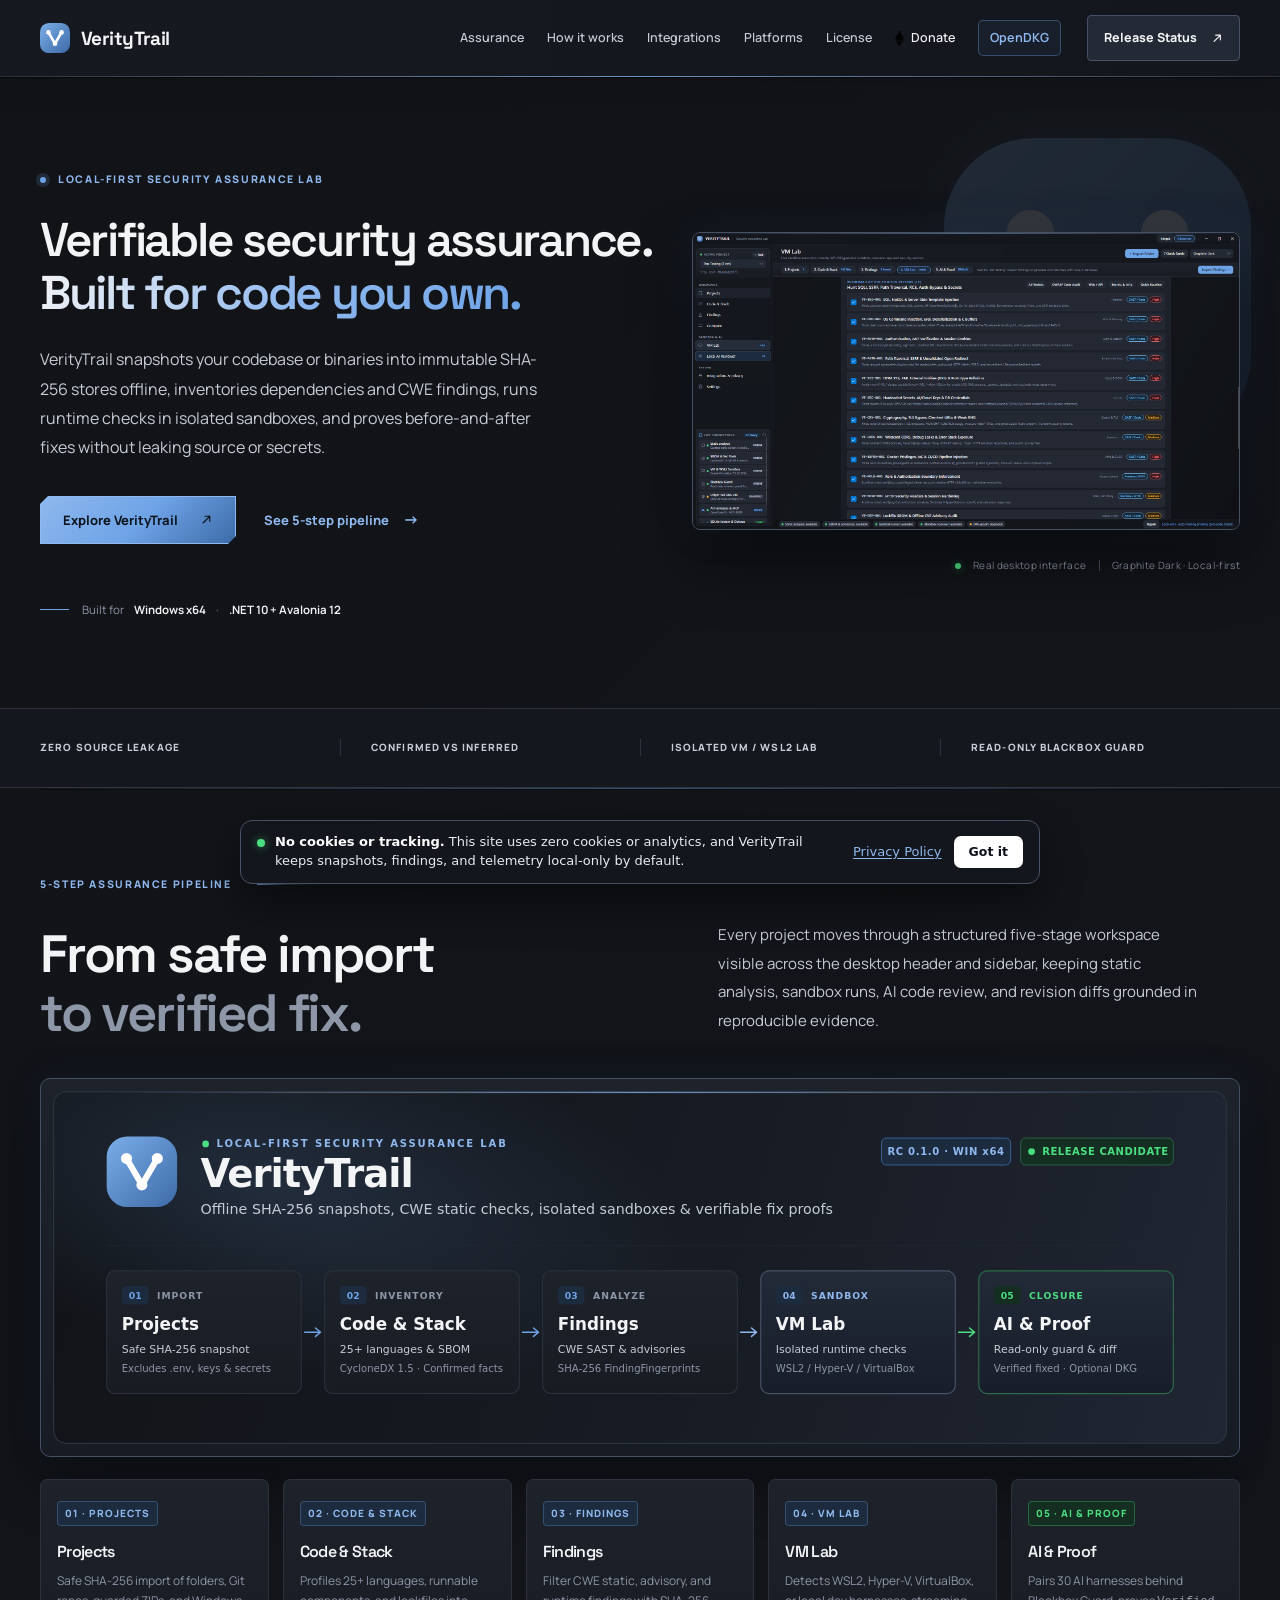
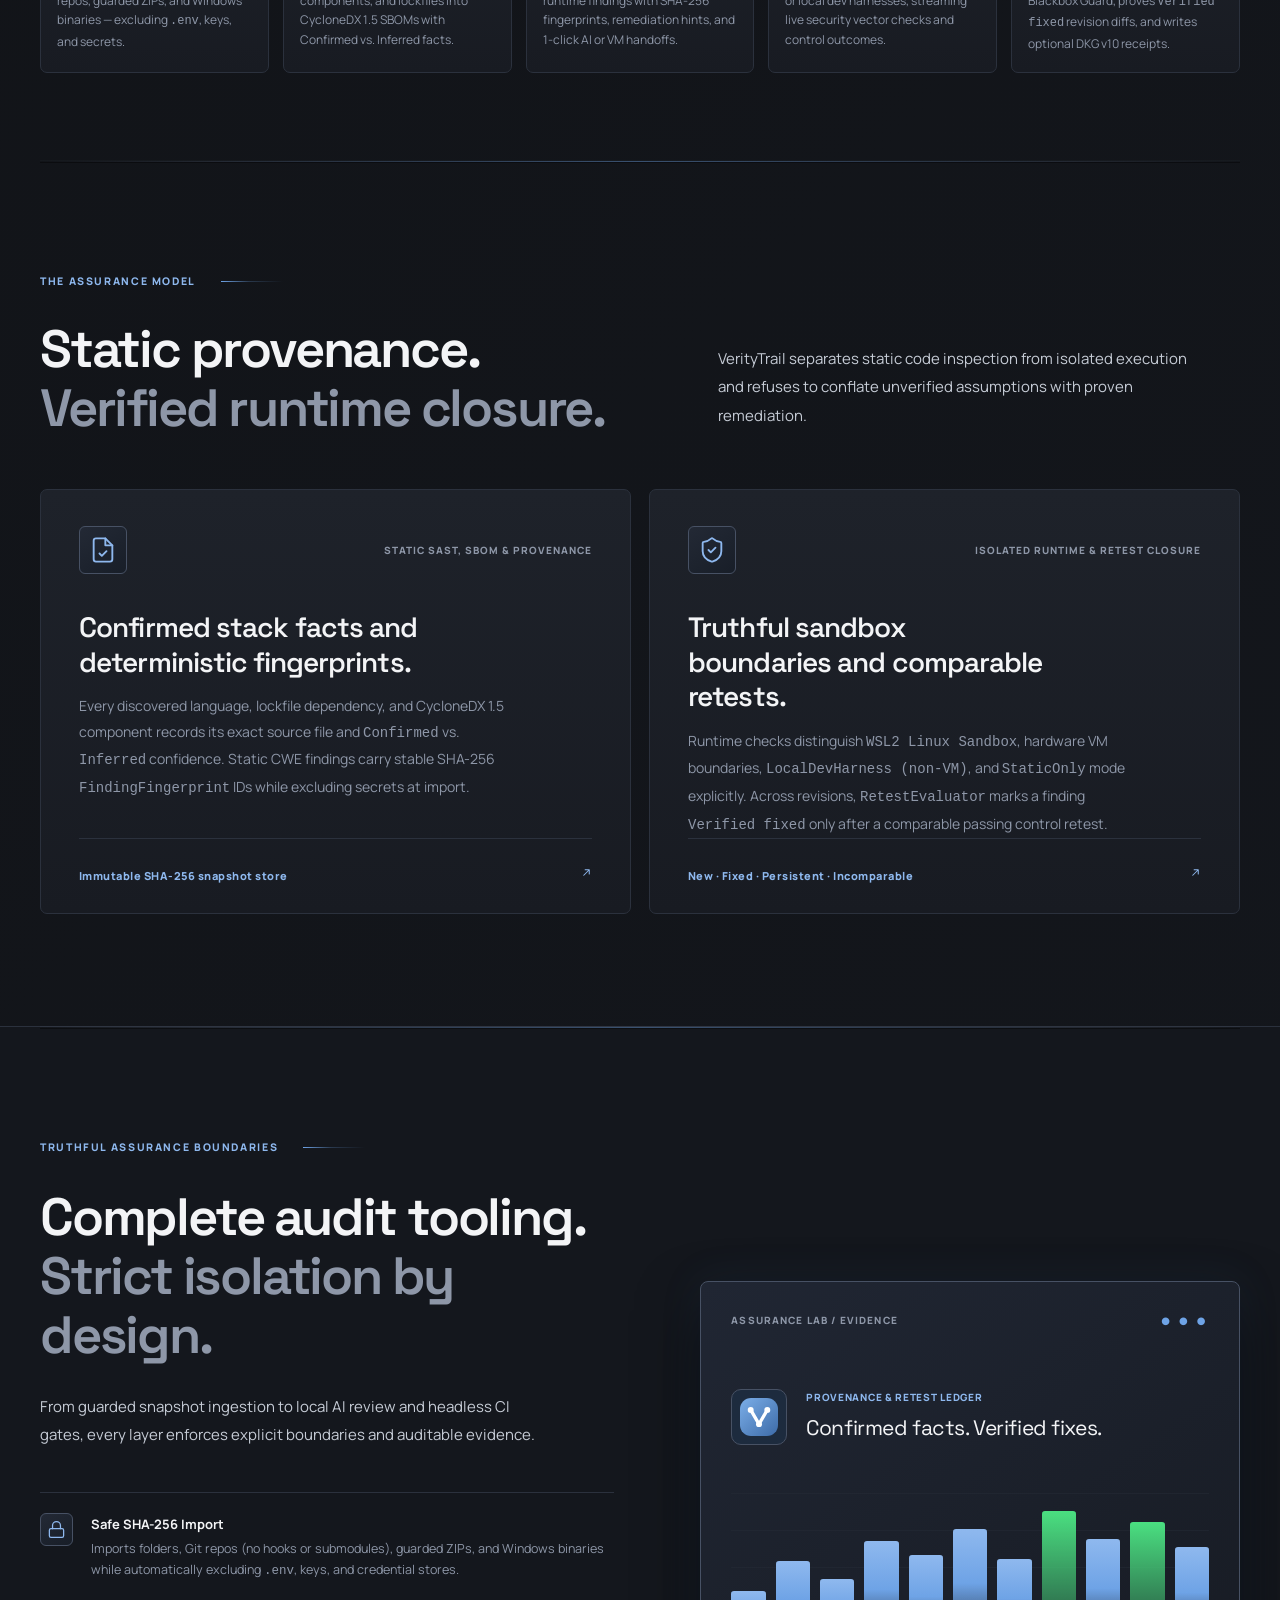
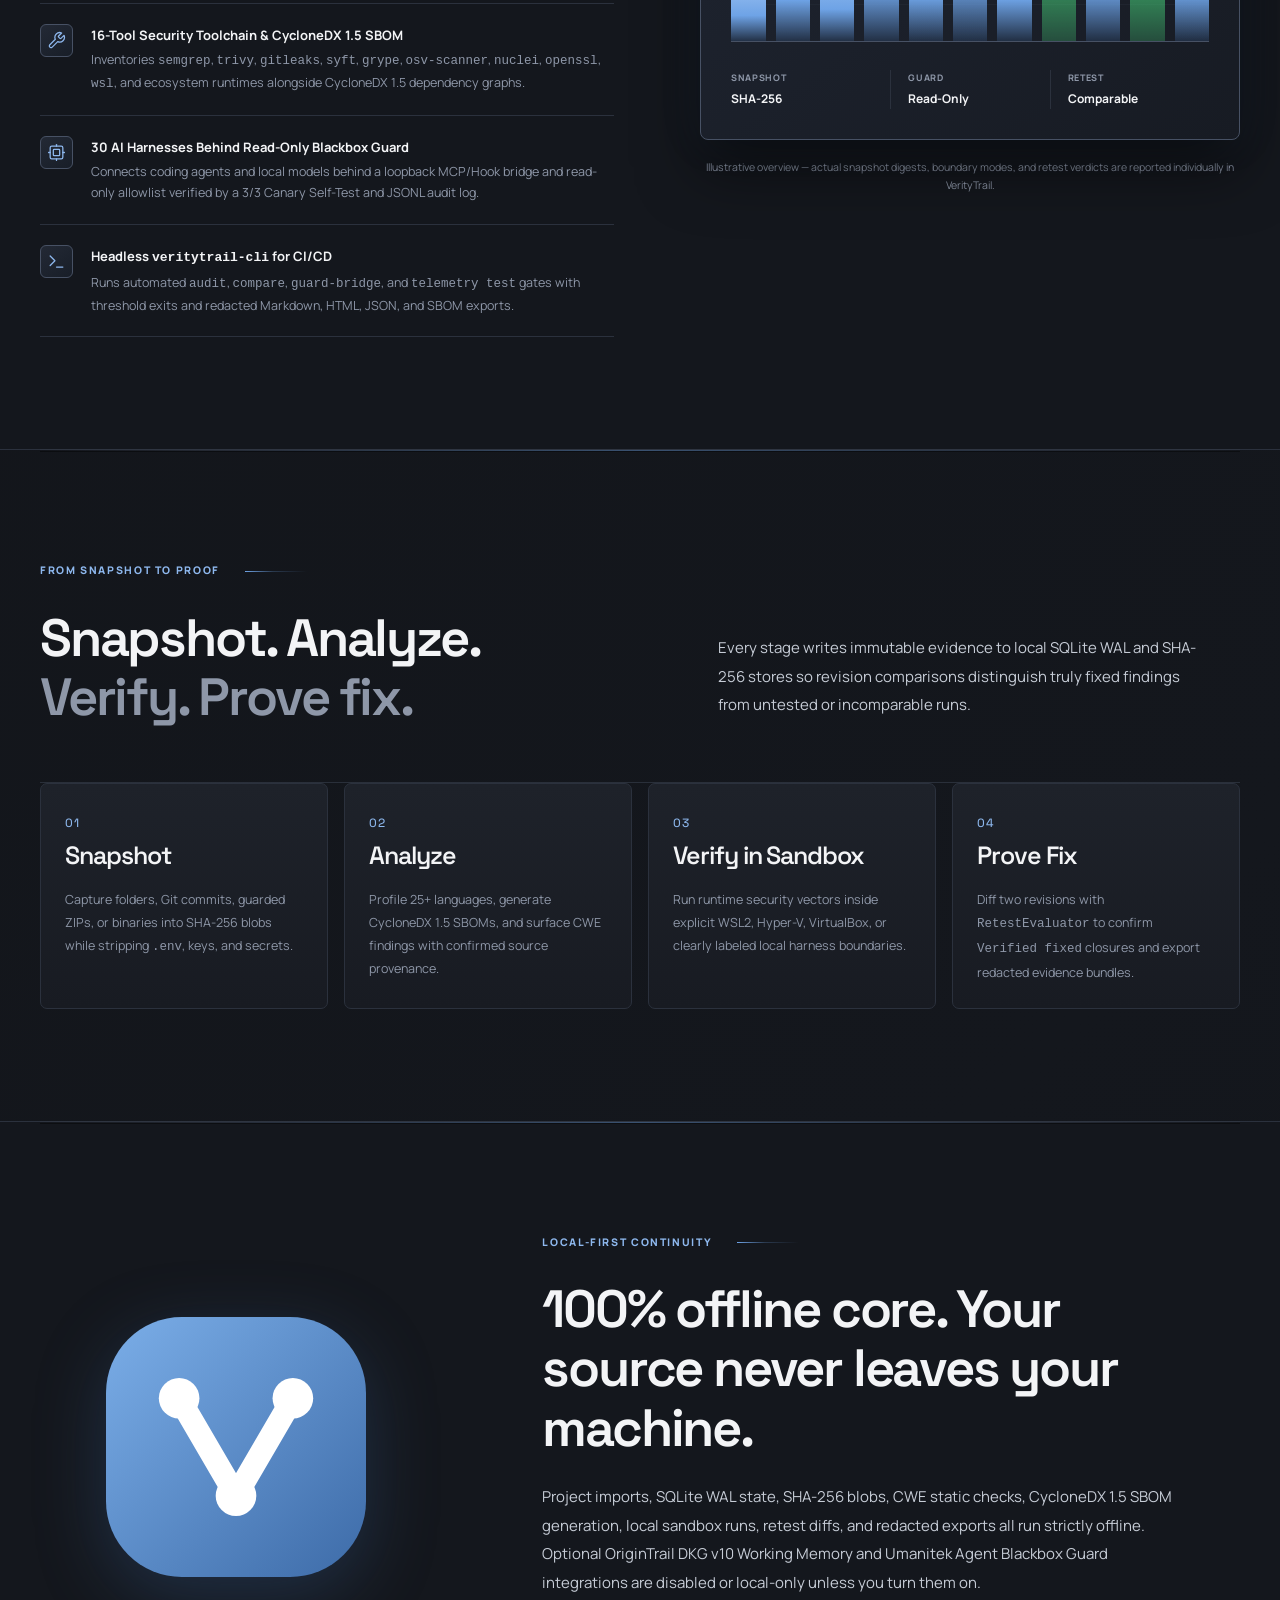
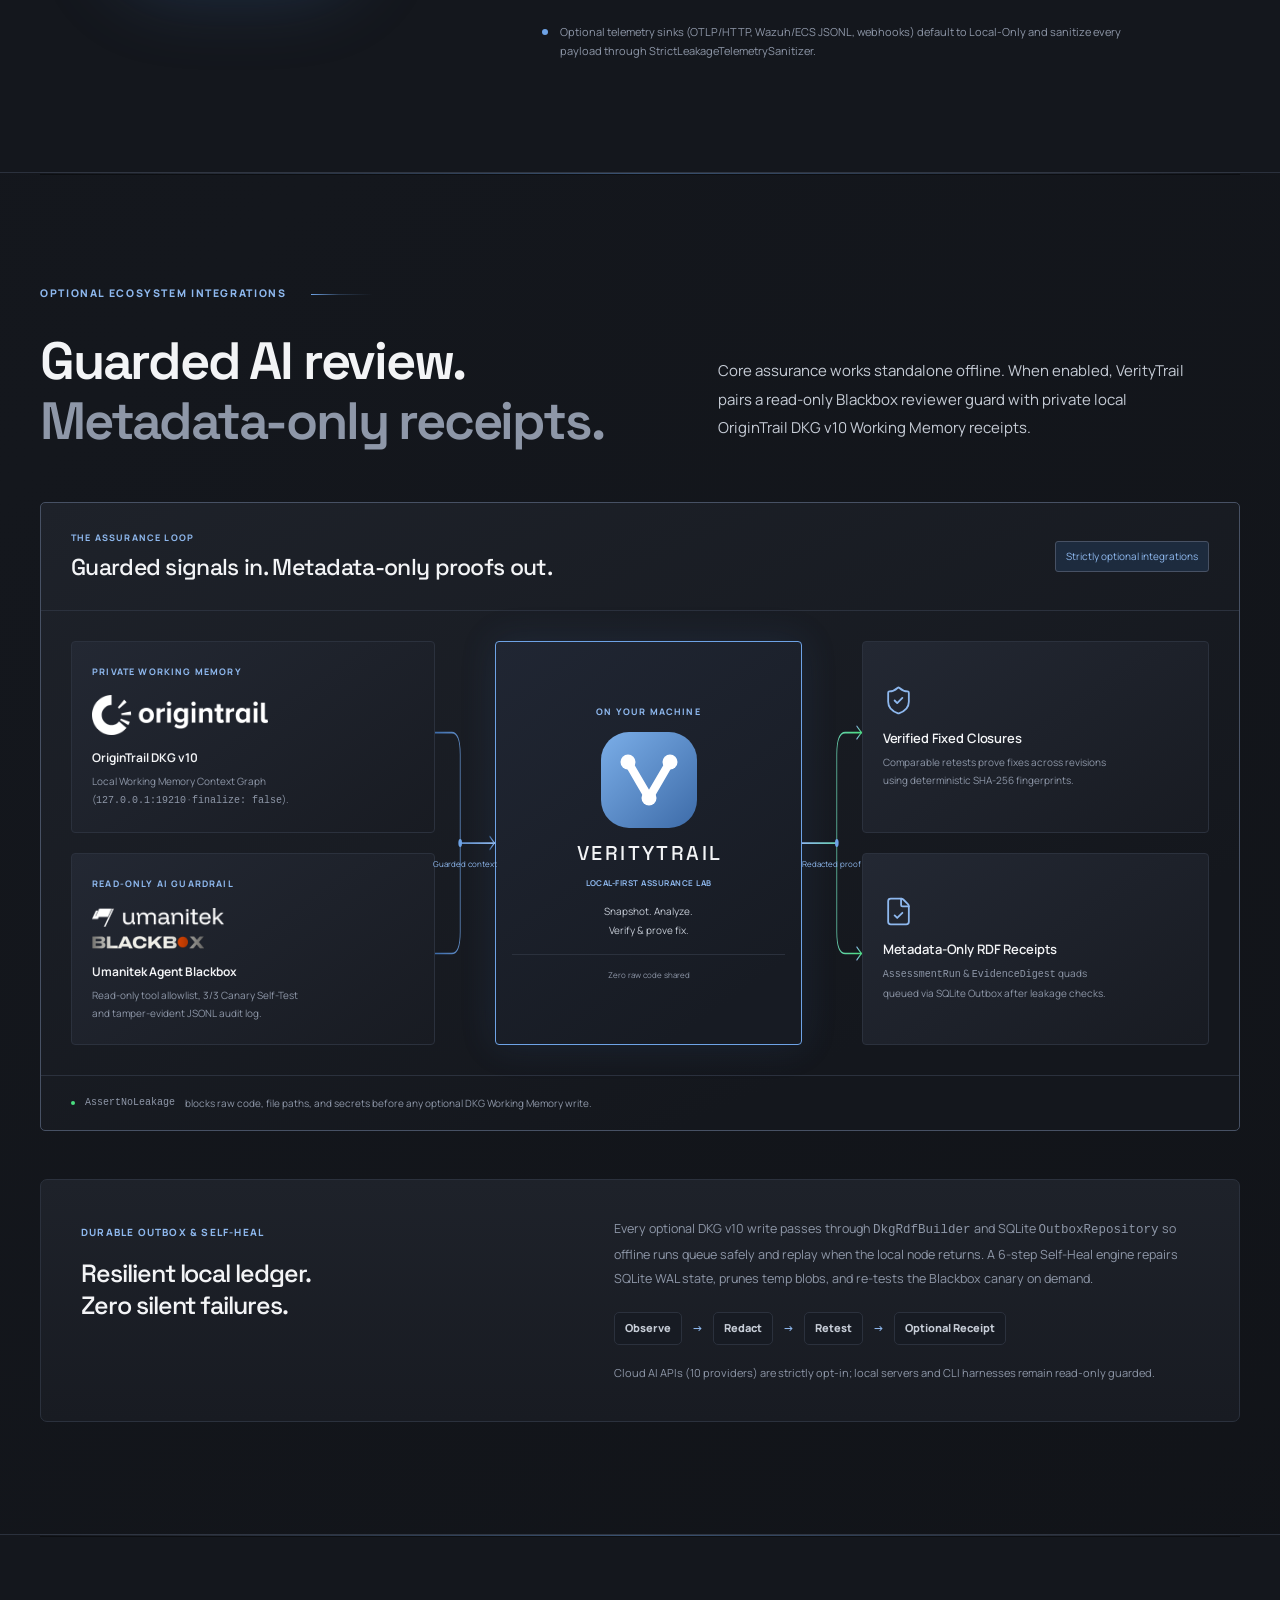
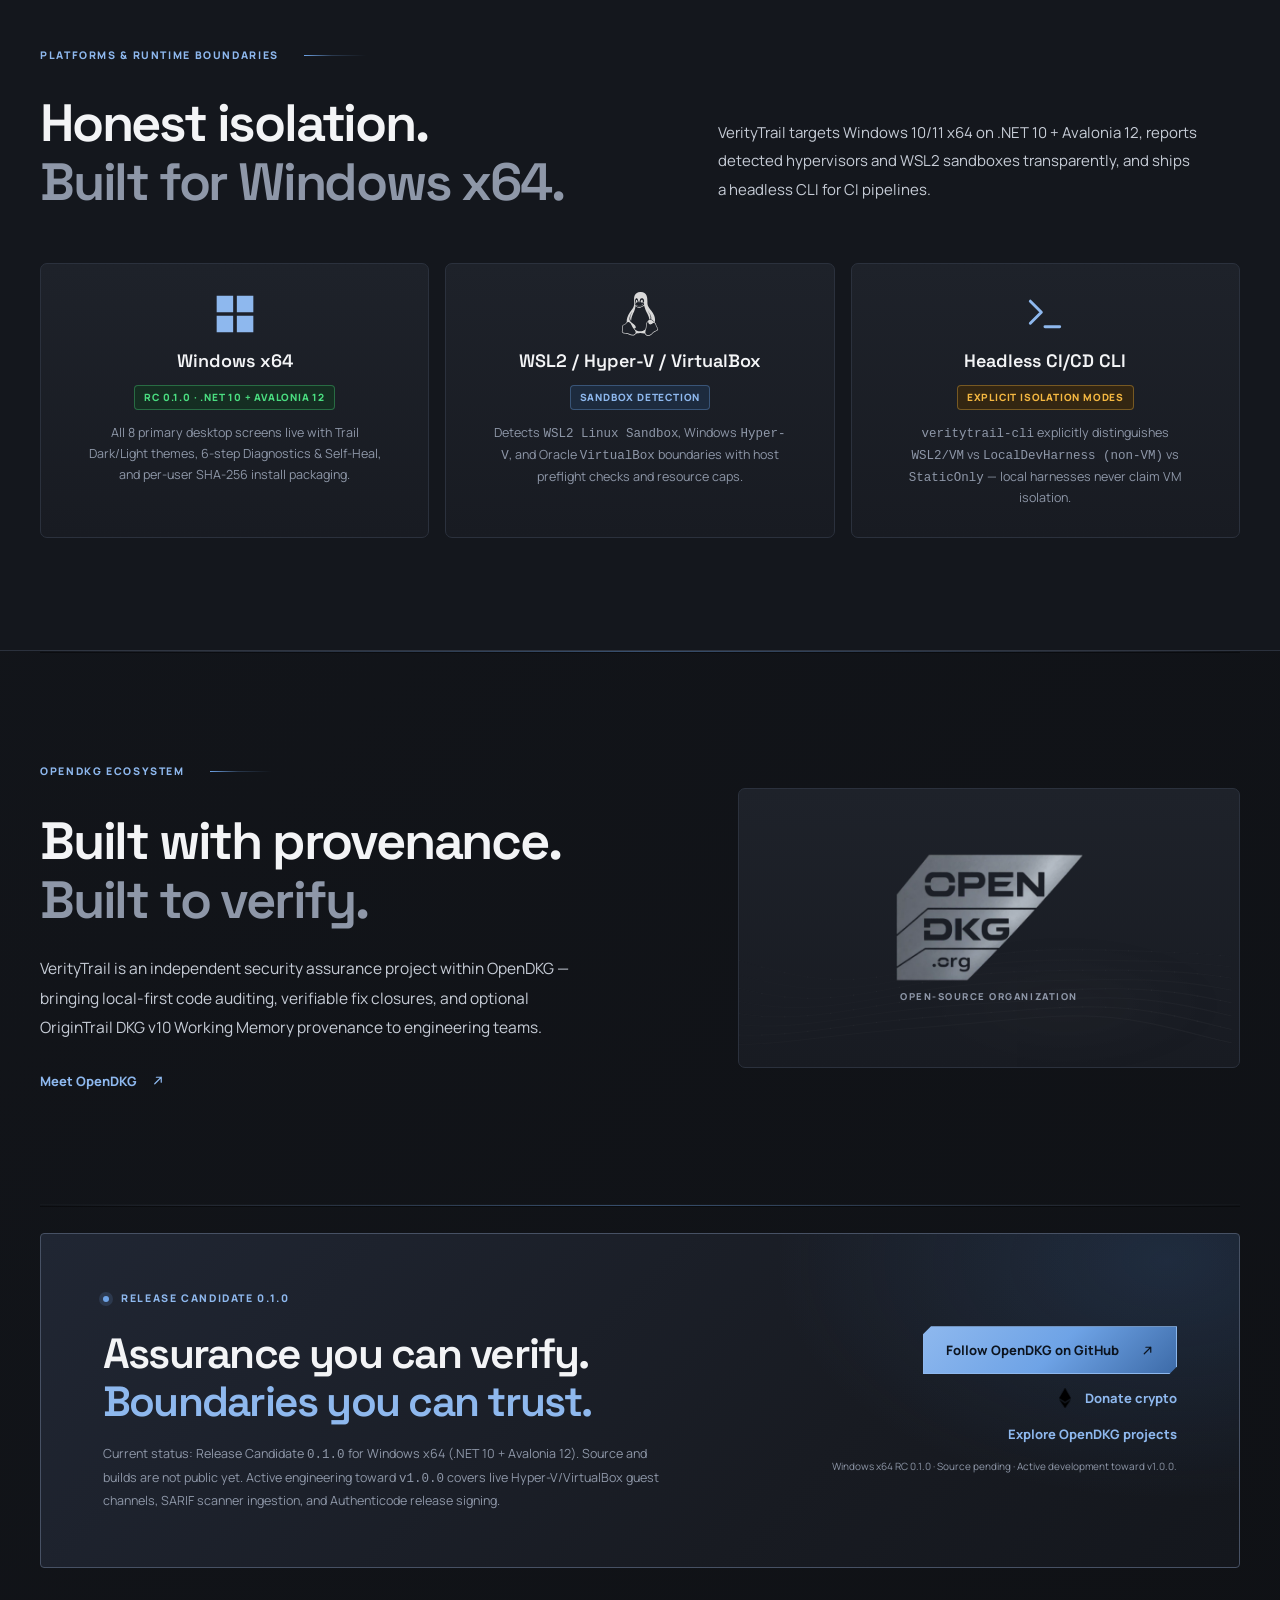
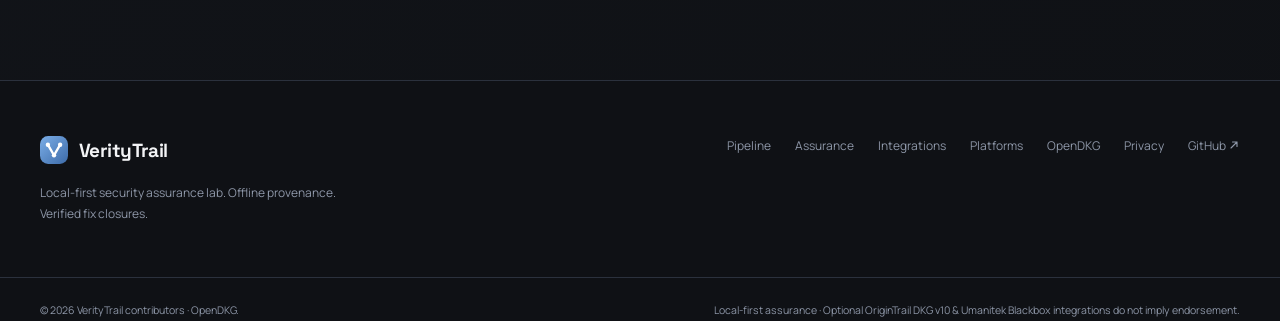
<file: VerityTrail/index.html>
<!doctype html>
<html lang="en">
<head>
  <meta charset="utf-8">
  <meta name="viewport" content="width=device-width, initial-scale=1">
  <meta name="theme-color" content="#111317">
  <meta name="description" content="VerityTrail is a local-first security assurance lab for Windows x64 (.NET 10 + Avalonia 12). Snapshot code offline with SHA-256 provenance, run CWE SAST & CycloneDX 1.5 SBOM checks, verify in isolated WSL2/VM sandboxes, guard 30 AI harnesses, and prove fixes.">
  <meta property="og:type" content="website">
  <meta property="og:title" content="VerityTrail — Local-First Security Assurance Lab">
  <meta property="og:description" content="Offline SHA-256 snapshots, CWE static checks, isolated WSL2/VM sandboxes, read-only Blackbox AI guardrails, and verifiable fix closures.">
  <meta property="og:image" content="https://opendkg.org/veritytrail/assets/app-screenshot.png">
  <link rel="canonical" href="https://opendkg.org/veritytrail/">
  <meta property="og:url" content="https://opendkg.org/veritytrail/">
  <title>VerityTrail — Local-First Security Assurance Lab</title>
  <link rel="icon" type="image/svg+xml" href="assets/veritytrail-mark.svg">
  <link rel="preload" href="assets/fonts/Manrope-var.ttf" as="font" type="font/ttf" crossorigin>
  <link rel="stylesheet" href="assets/site.css">
  <link rel="stylesheet" href="assets/titanium.css">
  <link rel="stylesheet" href="assets/refinements.css">
  <link rel="stylesheet" href="assets/silver-home.css">
  <link rel="stylesheet" href="assets/silver-effects.css">
  <link rel="stylesheet" href="assets/nav-donate.css">
  <link rel="stylesheet" href="assets/privacy-notice.css">
  <link rel="stylesheet" href="assets/theme.css">
  <script src="assets/site.js" defer></script>
  <script src="assets/privacy-notice.js" defer></script>
</head>
<body class="home-page" id="top">
  <a class="skip-link" href="#main">Skip to content</a>
  <div class="site-frame">
    <header class="site-header">
      <div class="shell nav-bar">
        <a class="logo-link brand-lockup" href="#top" aria-label="VerityTrail — back to top">
          <img src="assets/veritytrail-mark.svg" width="30" height="30" alt="">
          <span class="brand-lockup-name">VerityTrail</span>
        </a>
        <nav class="desktop-nav" aria-label="Main navigation">
          <a href="#assurance">Assurance</a>
          <a href="#how-it-works">How it works</a>
          <a href="#integrations">Integrations</a>
          <a href="#platforms">Platforms</a>
          <a href="#community">License</a>
          <a class="nav-donate" href="https://opendkg.org/donate/"><img src="assets/icons/ethereum.png" alt="" width="9" height="15">Donate</a>
          <a class="nav-opendkg" href="https://opendkg.org/">OpenDKG</a>
        </nav>
        <a class="nav-cta" href="#download">Release Status <svg class="link-arrow" viewBox="0 0 16 16" fill="none" stroke="currentColor" stroke-width="1.5" stroke-linecap="round" stroke-linejoin="round" aria-hidden="true" focusable="false"><path d="M4 12 12 4M6 4h6v6"/></svg></a>
        <button class="menu-toggle" type="button" aria-label="Open menu" aria-expanded="false" aria-controls="mobile-menu"><span></span><span></span></button>
      </div>
      <nav class="mobile-nav" id="mobile-menu" aria-label="Mobile navigation" hidden>
        <a href="#assurance">Assurance</a>
        <a href="#how-it-works">How it works</a>
        <a href="#integrations">Integrations</a>
        <a href="#platforms">Platforms</a>
        <a href="#community">License</a>
        <a href="#download">Release Status</a>
        <a class="nav-donate" href="https://opendkg.org/donate/"><img src="assets/icons/ethereum.png" alt="" width="9" height="15">Donate</a>
        <a class="nav-opendkg" href="https://opendkg.org/">OpenDKG</a>
      </nav>
    </header>

    <main id="main">
      <section class="hero shell" aria-labelledby="hero-title">
        <div class="hero-copy">
          <div class="eyebrow"><span class="eyebrow-marker"></span> LOCAL-FIRST SECURITY ASSURANCE LAB</div>
          <h1 id="hero-title">Verifiable security assurance.<br><em>Built for code you own.</em></h1>
          <p class="hero-intro">VerityTrail snapshots your codebase or binaries into immutable SHA-256 stores offline, inventories dependencies and CWE findings, runs runtime checks in isolated sandboxes, and proves before-and-after fixes without leaking source or secrets.</p>
          <div class="hero-actions">
            <a href="#assurance" class="button button-primary">Explore VerityTrail <svg class="link-arrow" viewBox="0 0 16 16" fill="none" stroke="currentColor" stroke-width="1.5" stroke-linecap="round" stroke-linejoin="round" aria-hidden="true" focusable="false"><path d="M4 12 12 4M6 4h6v6"/></svg></a>
            <a href="#pipeline" class="text-link">See 5-step pipeline <span aria-hidden="true">→</span></a>
          </div>
          <div class="platform-line"><span class="platform-dash"></span> Built for <strong>Windows x64</strong><span class="dot">·</span><strong>.NET 10 + Avalonia 12</strong></div>
        </div>
        <div class="hero-visual" aria-label="VerityTrail Graphite Dark desktop interface screenshot">
          <img class="hero-shield" src="assets/veritytrail-mark.svg" width="240" height="240" alt="" aria-hidden="true">
          <div class="dashboard-frame">
            <img src="assets/app-screenshot.png" width="1920" height="1039" alt="VerityTrail VM Lab screen in the Graphite Dark theme showing the 5-step pipeline, 14 vulnerability verification vectors, and Live Connections status deck" loading="eager" fetchpriority="high">
          </div>
          <div class="visual-caption"><span class="caption-pulse"></span> Real desktop interface <span class="caption-divider"></span> Graphite Dark · Local-first</div>
        </div>
      </section>

      <div class="trust-strip" aria-label="Design principles">
        <div class="shell strip-inner">
          <span>ZERO SOURCE LEAKAGE</span>
          <span>CONFIRMED VS INFERRED</span>
          <span>ISOLATED VM / WSL2 LAB</span>
          <span>READ-ONLY BLACKBOX GUARD</span>
        </div>
      </div>

      <section class="section shell banner-showcase" id="pipeline" aria-labelledby="pipeline-title">
        <div class="section-label">5-STEP ASSURANCE PIPELINE</div>
        <div class="section-head">
          <h2 id="pipeline-title">From safe import<br><span>to verified fix.</span></h2>
          <p>Every project moves through a structured five-stage workspace visible across the desktop header and sidebar, keeping static analysis, sandbox runs, AI code review, and revision diffs grounded in reproducible evidence.</p>
        </div>
        <div class="banner-frame">
          <img src="assets/veritytrail-banner.svg" width="1400" height="420" alt="VerityTrail 5-step pipeline banner: Projects, Code &amp; Stack, Findings, VM Lab, and AI &amp; Proof" loading="lazy">
        </div>
        <div class="pipeline-summary" aria-label="Five-step workflow summary">
          <article class="pipeline-step">
            <span class="pipeline-step-tag">01 · PROJECTS</span>
            <h3>Projects</h3>
            <p>Safe SHA-256 import of folders, Git repos, guarded ZIPs, and Windows binaries — excluding <code>.env</code>, keys, and secrets.</p>
          </article>
          <article class="pipeline-step">
            <span class="pipeline-step-tag">02 · CODE &amp; STACK</span>
            <h3>Code &amp; Stack</h3>
            <p>Profiles 25+ languages, runnable components, and lockfiles into CycloneDX 1.5 SBOMs with Confirmed vs. Inferred facts.</p>
          </article>
          <article class="pipeline-step">
            <span class="pipeline-step-tag">03 · FINDINGS</span>
            <h3>Findings</h3>
            <p>Filter CWE static, advisory, and runtime findings with SHA-256 fingerprints, remediation hints, and 1-click AI or VM handoffs.</p>
          </article>
          <article class="pipeline-step">
            <span class="pipeline-step-tag">04 · VM LAB</span>
            <h3>VM Lab</h3>
            <p>Detects WSL2, Hyper-V, VirtualBox, or local dev harnesses, streaming live security vector checks and control outcomes.</p>
          </article>
          <article class="pipeline-step">
            <span class="pipeline-step-tag is-proof">05 · AI &amp; PROOF</span>
            <h3>AI &amp; Proof</h3>
            <p>Pairs 30 AI harnesses behind Blackbox Guard, proves <code>Verified fixed</code> revision diffs, and writes optional DKG v10 receipts.</p>
          </article>
        </div>
      </section>

      <section class="section shell section-protection" id="assurance" aria-labelledby="assurance-title">
        <div class="section-label">THE ASSURANCE MODEL</div>
        <div class="section-head">
          <h2 id="assurance-title">Static provenance.<br><span>Verified runtime closure.</span></h2>
          <p>VerityTrail separates static code inspection from isolated execution and refuses to conflate unverified assumptions with proven remediation.</p>
        </div>
        <div class="threat-pair">
          <article class="threat-panel">
            <div class="panel-heading">
              <span class="line-icon line-icon-agent" aria-hidden="true">
                <svg xmlns="http://www.w3.org/2000/svg" viewBox="0 0 24 24" fill="none" stroke="currentColor" stroke-width="1.6" stroke-linecap="round" stroke-linejoin="round" aria-hidden="true" focusable="false"><path d="M14 2H6a2 2 0 0 0-2 2v16a2 2 0 0 0 2 2h12a2 2 0 0 0 2-2V8z"/><path d="M14 2v6h6"/><path d="m9 15 2 2 4-4"/></svg>
              </span>
              <span class="panel-index">STATIC SAST, SBOM &amp; PROVENANCE</span>
            </div>
            <h3>Confirmed stack facts and deterministic fingerprints.</h3>
            <p>Every discovered language, lockfile dependency, and CycloneDX 1.5 component records its exact source file and <code>Confirmed</code> vs. <code>Inferred</code> confidence. Static CWE findings carry stable SHA-256 <code>FindingFingerprint</code> IDs while excluding secrets at import.</p>
            <div class="panel-foot">Immutable SHA-256 snapshot store <svg class="link-arrow" viewBox="0 0 16 16" fill="none" stroke="currentColor" stroke-width="1.5" stroke-linecap="round" stroke-linejoin="round" aria-hidden="true" focusable="false"><path d="M4 12 12 4M6 4h6v6"/></svg></div>
          </article>
          <article class="threat-panel">
            <div class="panel-heading">
              <span class="line-icon line-icon-system" aria-hidden="true">
                <svg xmlns="http://www.w3.org/2000/svg" viewBox="0 0 24 24" fill="none" stroke="currentColor" stroke-width="1.6" stroke-linecap="round" stroke-linejoin="round" aria-hidden="true" focusable="false"><path d="M20 13c0 5-3.5 7.5-7.66 8.95a1 1 0 0 1-.67-.01C7.5 20.5 4 18 4 13V6a1 1 0 0 1 1-1c2 0 4.5-1.2 6.24-2.72a1.17 1.17 0 0 1 1.52 0C14.51 3.81 17 5 19 5a1 1 0 0 1 1 1z"/><path d="m9 12 2 2 4-4"/></svg>
              </span>
              <span class="panel-index">ISOLATED RUNTIME &amp; RETEST CLOSURE</span>
            </div>
            <h3>Truthful sandbox boundaries and comparable retests.</h3>
            <p>Runtime checks distinguish <code>WSL2 Linux Sandbox</code>, hardware VM boundaries, <code>LocalDevHarness (non-VM)</code>, and <code>StaticOnly</code> mode explicitly. Across revisions, <code>RetestEvaluator</code> marks a finding <code>Verified fixed</code> only after a comparable passing control retest.</p>
            <div class="panel-foot">New · Fixed · Persistent · Incomparable <svg class="link-arrow" viewBox="0 0 16 16" fill="none" stroke="currentColor" stroke-width="1.5" stroke-linecap="round" stroke-linejoin="round" aria-hidden="true" focusable="false"><path d="M4 12 12 4M6 4h6v6"/></svg></div>
          </article>
        </div>
      </section>

      <section class="section section-os" id="capabilities" aria-labelledby="capabilities-title">
        <div class="shell os-layout">
          <div class="os-copy">
            <div class="section-label">TRUTHFUL ASSURANCE BOUNDARIES</div>
            <h2 id="capabilities-title">Complete audit tooling.<br><span>Strict isolation by design.</span></h2>
            <p>From guarded snapshot ingestion to local AI review and headless CI gates, every layer enforces explicit boundaries and auditable evidence.</p>
            <ul class="feature-list">
              <li>
                <span class="mini-icon" aria-hidden="true">
                  <svg xmlns="http://www.w3.org/2000/svg" viewBox="0 0 24 24" fill="none" stroke="currentColor" stroke-width="1.6" stroke-linecap="round" stroke-linejoin="round" aria-hidden="true" focusable="false"><rect x="3" y="11" width="18" height="11" rx="2"/><path d="M7 11V7a5 5 0 0 1 10 0v4"/></svg>
                </span>
                <div>
                  <strong>Safe SHA-256 Import</strong>
                  <span>Imports folders, Git repos (no hooks or submodules), guarded ZIPs, and Windows binaries while automatically excluding <code>.env</code>, keys, and credential stores.</span>
                </div>
              </li>
              <li>
                <span class="mini-icon" aria-hidden="true">
                  <svg xmlns="http://www.w3.org/2000/svg" viewBox="0 0 24 24" fill="none" stroke="currentColor" stroke-width="1.6" stroke-linecap="round" stroke-linejoin="round" aria-hidden="true" focusable="false"><path d="M14.7 6.3a1 1 0 0 0 0 1.4l1.6 1.6a1 1 0 0 0 1.4 0l3.77-3.77a6 6 0 0 1-7.94 7.94l-6.91 6.91a2.12 2.12 0 0 1-3-3l6.91-6.91a6 6 0 0 1 7.94-7.94l-3.76 3.76z"/></svg>
                </span>
                <div>
                  <strong>16-Tool Security Toolchain &amp; CycloneDX 1.5 SBOM</strong>
                  <span>Inventories <code>semgrep</code>, <code>trivy</code>, <code>gitleaks</code>, <code>syft</code>, <code>grype</code>, <code>osv-scanner</code>, <code>nuclei</code>, <code>openssl</code>, <code>wsl</code>, and ecosystem runtimes alongside CycloneDX 1.5 dependency graphs.</span>
                </div>
              </li>
              <li>
                <span class="mini-icon" aria-hidden="true">
                  <svg xmlns="http://www.w3.org/2000/svg" viewBox="0 0 24 24" fill="none" stroke="currentColor" stroke-width="1.6" stroke-linecap="round" stroke-linejoin="round" aria-hidden="true" focusable="false"><path d="M12 20v2"/><path d="M12 2v2"/><path d="M2 12h2"/><path d="M20 12h2"/><rect x="4" y="4" width="16" height="16" rx="2"/><rect x="8" y="8" width="8" height="8" rx="1"/></svg>
                </span>
                <div>
                  <strong>30 AI Harnesses Behind Read-Only Blackbox Guard</strong>
                  <span>Connects coding agents and local models behind a loopback MCP/Hook bridge and read-only allowlist verified by a 3/3 Canary Self-Test and JSONL audit log.</span>
                </div>
              </li>
              <li>
                <span class="mini-icon" aria-hidden="true">
                  <svg xmlns="http://www.w3.org/2000/svg" viewBox="0 0 24 24" fill="none" stroke="currentColor" stroke-width="1.6" stroke-linecap="round" stroke-linejoin="round" aria-hidden="true" focusable="false"><polyline points="4 17 10 11 4 5"/><line x1="12" x2="20" y1="19" y2="19"/></svg>
                </span>
                <div>
                  <strong>Headless <code>veritytrail-cli</code> for CI/CD</strong>
                  <span>Runs automated <code>audit</code>, <code>compare</code>, <code>guard-bridge</code>, and <code>telemetry test</code> gates with threshold exits and redacted Markdown, HTML, JSON, and SBOM exports.</span>
                </div>
              </li>
            </ul>
          </div>
          <div class="os-art">
            <div class="os-surface">
              <div class="os-surface-top">
                <span class="os-label">ASSURANCE LAB / EVIDENCE</span>
                <span class="os-dots">● ● ●</span>
              </div>
              <div class="os-insight">
                <img class="os-insight-mark" src="assets/veritytrail-mark.svg" width="56" height="56" alt="" loading="lazy">
                <div>
                  <span class="metric-caption">PROVENANCE &amp; RETEST LEDGER</span>
                  <div class="os-insight-title">Confirmed facts. Verified fixes.</div>
                </div>
              </div>
              <div class="os-bars" aria-hidden="true">
                <span style="--v:36%"></span>
                <span style="--v:58%"></span>
                <span style="--v:45%"></span>
                <span style="--v:72%"></span>
                <span style="--v:62%"></span>
                <span style="--v:81%"></span>
                <span style="--v:59%"></span>
                <span class="is-verified" style="--v:94%"></span>
                <span style="--v:74%"></span>
                <span class="is-verified" style="--v:86%"></span>
                <span style="--v:68%"></span>
              </div>
              <div class="os-stats">
                <div><span>SNAPSHOT</span><strong>SHA-256</strong></div>
                <div><span>GUARD</span><strong>Read-Only</strong></div>
                <div><span>RETEST</span><strong>Comparable</strong></div>
              </div>
            </div>
            <p class="art-caption">Illustrative overview — actual snapshot digests, boundary modes, and retest verdicts are reported individually in VerityTrail.</p>
          </div>
        </div>
      </section>

      <section class="section shell method" id="how-it-works" aria-labelledby="method-title">
        <div class="section-label">FROM SNAPSHOT TO PROOF</div>
        <div class="section-head">
          <h2 id="method-title">Snapshot. Analyze.<br><span>Verify. Prove fix.</span></h2>
          <p>Every stage writes immutable evidence to local SQLite WAL and SHA-256 stores so revision comparisons distinguish truly fixed findings from untested or incomparable runs.</p>
        </div>
        <div class="steps">
          <div class="step">
            <span class="step-index">01</span>
            <h3>Snapshot</h3>
            <p>Capture folders, Git commits, guarded ZIPs, or binaries into SHA-256 blobs while stripping <code>.env</code>, keys, and secrets.</p>
          </div>
          <div class="step">
            <span class="step-index">02</span>
            <h3>Analyze</h3>
            <p>Profile 25+ languages, generate CycloneDX 1.5 SBOMs, and surface CWE findings with confirmed source provenance.</p>
          </div>
          <div class="step">
            <span class="step-index">03</span>
            <h3>Verify in Sandbox</h3>
            <p>Run runtime security vectors inside explicit WSL2, Hyper-V, VirtualBox, or clearly labeled local harness boundaries.</p>
          </div>
          <div class="step">
            <span class="step-index">04</span>
            <h3>Prove Fix</h3>
            <p>Diff two revisions with <code>RetestEvaluator</code> to confirm <code>Verified fixed</code> closures and export redacted evidence bundles.</p>
          </div>
        </div>
      </section>

      <section class="section section-offline" id="offline" aria-labelledby="offline-title">
        <div class="shell offline-layout">
          <div class="offline-mark" aria-hidden="true">
            <img src="assets/veritytrail-mark.svg" width="260" height="260" alt="" loading="lazy">
          </div>
          <div class="offline-copy">
            <div class="section-label">LOCAL-FIRST CONTINUITY</div>
            <h2 id="offline-title">100% offline core. Your source never leaves your machine.</h2>
            <p>Project imports, SQLite WAL state, SHA-256 blobs, CWE static checks, CycloneDX 1.5 SBOM generation, local sandbox runs, retest diffs, and redacted exports all run strictly offline. Optional OriginTrail DKG v10 Working Memory and Umanitek Agent Blackbox Guard integrations are disabled or local-only unless you turn them on.</p>
            <div class="offline-footnote"><span class="footnote-mark"></span> Optional telemetry sinks (OTLP/HTTP, Wazuh/ECS JSONL, webhooks) default to Local-Only and sanitize every payload through StrictLeakageTelemetrySanitizer.</div>
          </div>
        </div>
      </section>

      <section class="section shell intelligence" id="integrations" aria-labelledby="integrations-title">
        <div class="section-label">OPTIONAL ECOSYSTEM INTEGRATIONS</div>
        <div class="section-head">
          <h2 id="integrations-title">Guarded AI review.<br><span>Metadata-only receipts.</span></h2>
          <p>Core assurance works standalone offline. When enabled, VerityTrail pairs a read-only Blackbox reviewer guard with private local OriginTrail DKG v10 Working Memory receipts.</p>
        </div>
        <figure id="intelligence-map" class="intelligence-map" aria-labelledby="intelligence-map-title" aria-describedby="intelligence-map-note">
          <div class="intelligence-map-heading">
            <div>
              <span class="map-eyebrow">THE ASSURANCE LOOP</span>
              <h3 id="intelligence-map-title">Guarded signals in. Metadata-only proofs out.</h3>
            </div>
            <span class="map-optional">Strictly optional integrations</span>
          </div>
          <div class="intelligence-map-grid">
            <div class="map-partners">
              <article class="map-partner">
                <span class="map-node-label">PRIVATE WORKING MEMORY</span>
                <img class="map-origintrail" src="assets/brands/origintrail.webp" width="416" height="94" alt="OriginTrail" loading="lazy">
                <h4>OriginTrail DKG v10</h4>
                <p>Local Working Memory Context Graph<br>(<code>127.0.0.1:19210</code> · <code>finalize: false</code>).</p>
              </article>
              <article class="map-partner">
                <span class="map-node-label">READ-ONLY AI GUARDRAIL</span>
                <div class="map-blackbox-lockup">
                  <img class="map-umanitek" src="assets/brands/umanitek.webp" width="280" height="37" alt="Umanitek" loading="lazy">
                  <img class="map-blackbox" src="assets/brands/blackbox.webp" width="480" height="53" alt="Agent Blackbox" loading="lazy">
                </div>
                <h4>Umanitek Agent Blackbox</h4>
                <p>Read-only tool allowlist, 3/3 Canary Self-Test<br>and tamper-evident JSONL audit log.</p>
              </article>
            </div>
            <div class="map-connector map-connector-in" aria-hidden="true">
              <svg viewBox="0 0 100 300" preserveAspectRatio="none">
                <defs>
                  <linearGradient id="map-line-in" x1="0" x2="1">
                    <stop stop-color="#3D6BA8"/>
                    <stop offset="1" stop-color="#8EB8EE"/>
                  </linearGradient>
                </defs>
                <path d="M0 68H28Q42 68 42 84V216Q42 232 28 232H0M42 150H100"/>
                <circle cx="42" cy="150" r="3"/>
                <path class="map-arrow" d="m91 145 8 5-8 5"/>
              </svg>
              <span>Guarded context</span>
            </div>
            <div class="map-axiom">
              <span class="map-node-label">ON YOUR MACHINE</span>
              <img src="assets/veritytrail-mark.svg" width="96" height="96" alt="VerityTrail mark" loading="lazy">
              <strong>VERITYTRAIL</strong>
              <span class="map-core-tag">LOCAL-FIRST ASSURANCE LAB</span>
              <p>Snapshot. Analyze.<br>Verify &amp; prove fix.</p>
              <div class="map-return-label">Zero raw code shared</div>
            </div>
            <div class="map-connector map-connector-out" aria-hidden="true">
              <svg viewBox="0 0 100 300" preserveAspectRatio="none">
                <defs>
                  <linearGradient id="map-line-out" x1="0" x2="1">
                    <stop stop-color="#8EB8EE"/>
                    <stop offset="1" stop-color="#4ADE80"/>
                  </linearGradient>
                </defs>
                <path d="M0 150H58M100 68H72Q58 68 58 84V216Q58 232 72 232H100"/>
                <circle cx="58" cy="150" r="3"/>
                <path class="map-arrow" d="m91 63 8 5-8 5m0 154 8 5-8 5"/>
              </svg>
              <span>Redacted proof</span>
            </div>
            <div class="map-outcomes">
              <article class="map-outcome">
                <span class="map-outcome-icon" aria-hidden="true">
                  <svg xmlns="http://www.w3.org/2000/svg" viewBox="0 0 24 24" fill="none" stroke="currentColor" stroke-width="1.6" stroke-linecap="round" stroke-linejoin="round" aria-hidden="true" focusable="false"><path d="M20 13c0 5-3.5 7.5-7.66 8.95a1 1 0 0 1-.67-.01C7.5 20.5 4 18 4 13V6a1 1 0 0 1 1-1c2 0 4.5-1.2 6.24-2.72a1.17 1.17 0 0 1 1.52 0C14.51 3.81 17 5 19 5a1 1 0 0 1 1 1z"/><path d="m9 12 2 2 4-4"/></svg>
                </span>
                <div>
                  <h4>Verified Fixed Closures</h4>
                  <p>Comparable retests prove fixes across revisions<br>using deterministic SHA-256 fingerprints.</p>
                </div>
              </article>
              <article class="map-outcome">
                <span class="map-outcome-icon" aria-hidden="true">
                  <svg xmlns="http://www.w3.org/2000/svg" viewBox="0 0 24 24" fill="none" stroke="currentColor" stroke-width="1.6" stroke-linecap="round" stroke-linejoin="round" aria-hidden="true" focusable="false"><path d="M6 22a2 2 0 0 1-2-2V4a2 2 0 0 1 2-2h8a2.4 2.4 0 0 1 1.704.706l3.588 3.588A2.4 2.4 0 0 1 20 8v12a2 2 0 0 1-2 2z"/><path d="M14 2v5a1 1 0 0 0 1 1h5"/><path d="m9 15 2 2 4-4"/></svg>
                </span>
                <div>
                  <h4>Metadata-Only RDF Receipts</h4>
                  <p><code>AssessmentRun</code> &amp; <code>EvidenceDigest</code> quads<br>queued via SQLite Outbox after leakage checks.</p>
                </div>
              </article>
            </div>
          </div>
          <figcaption id="intelligence-map-note"><span class="map-foot-dot" aria-hidden="true"></span><code>AssertNoLeakage</code> blocks raw code, file paths, and secrets before any optional DKG Working Memory write.</figcaption>
        </figure>
        <div class="reporting">
          <div>
            <span class="reporting-label">DURABLE OUTBOX &amp; SELF-HEAL</span>
            <h3>Resilient local ledger.<br>Zero silent failures.</h3>
          </div>
          <div>
            <p>Every optional DKG v10 write passes through <code>DkgRdfBuilder</code> and SQLite <code>OutboxRepository</code> so offline runs queue safely and replay when the local node returns. A 6-step Self-Heal engine repairs SQLite WAL state, prunes temp blobs, and re-tests the Blackbox canary on demand.</p>
            <div class="reporting-flow" aria-label="Evidence receipt process">
              <span>Observe</span><b>→</b><span>Redact</span><b>→</b><span>Retest</span><b>→</b><span>Optional Receipt</span>
            </div>
            <p class="reporting-note">Cloud AI APIs (10 providers) are strictly opt-in; local servers and CLI harnesses remain read-only guarded.</p>
          </div>
        </div>
      </section>

      <section class="section platforms-section" id="platforms" aria-labelledby="platforms-title">
        <div class="shell">
          <div class="section-label">PLATFORMS &amp; RUNTIME BOUNDARIES</div>
          <div class="section-head">
            <h2 id="platforms-title">Honest isolation.<br><span>Built for Windows x64.</span></h2>
            <p>VerityTrail targets Windows 10/11 x64 on .NET 10 + Avalonia 12, reports detected hypervisors and WSL2 sandboxes transparently, and ships a headless CLI for CI pipelines.</p>
          </div>
          <div class="platform-grid">
            <article class="platform-card">
              <span class="platform-symbol" aria-hidden="true">
                <svg viewBox="0 0 24 24" fill="currentColor" focusable="false"><path d="M2 2h9v9H2zM13 2h9v9h-9zM2 13h9v9H2zM13 13h9v9h-9z"/></svg>
              </span>
              <strong>Windows x64</strong>
              <span class="platform-badge is-ready">RC 0.1.0 · .NET 10 + Avalonia 12</span>
              <p>All 8 primary desktop screens live with Trail Dark/Light themes, 6-step Diagnostics &amp; Self-Heal, and per-user SHA-256 install packaging.</p>
            </article>
            <article class="platform-card">
              <span class="platform-symbol" aria-hidden="true">
                <img src="assets/icons/linux.svg" width="44" height="44" alt="" loading="lazy">
              </span>
              <strong>WSL2 / Hyper-V / VirtualBox</strong>
              <span class="platform-badge">Sandbox Detection</span>
              <p>Detects <code>WSL2 Linux Sandbox</code>, Windows <code>Hyper-V</code>, and Oracle <code>VirtualBox</code> boundaries with host preflight checks and resource caps.</p>
            </article>
            <article class="platform-card">
              <span class="platform-symbol" aria-hidden="true">
                <svg xmlns="http://www.w3.org/2000/svg" viewBox="0 0 24 24" fill="none" stroke="currentColor" stroke-width="1.6" stroke-linecap="round" stroke-linejoin="round" focusable="false"><polyline points="4 17 10 11 4 5"/><line x1="12" x2="20" y1="19" y2="19"/></svg>
              </span>
              <strong>Headless CI/CD CLI</strong>
              <span class="platform-badge is-warn">Explicit Isolation Modes</span>
              <p><code>veritytrail-cli</code> explicitly distinguishes <code>WSL2/VM</code> vs <code>LocalDevHarness (non-VM)</code> vs <code>StaticOnly</code> — local harnesses never claim VM isolation.</p>
            </article>
          </div>
        </div>
      </section>

      <section class="section shell community" id="community" aria-labelledby="community-title">
        <div class="community-main">
          <div>
            <div class="section-label">OPENDKG ECOSYSTEM</div>
            <h2 id="community-title">Built with provenance.<br><span>Built to verify.</span></h2>
            <p>VerityTrail is an independent security assurance project within OpenDKG — bringing local-first code auditing, verifiable fix closures, and optional OriginTrail DKG v10 Working Memory provenance to engineering teams.</p>
            <a class="text-link" href="https://github.com/OpenDKG" target="_blank" rel="noopener noreferrer">Meet OpenDKG <svg class="link-arrow" viewBox="0 0 16 16" fill="none" stroke="currentColor" stroke-width="1.5" stroke-linecap="round" stroke-linejoin="round" aria-hidden="true" focusable="false"><path d="M4 12 12 4M6 4h6v6"/></svg></a>
          </div>
          <div class="community-brand">
            <img class="community-wave" src="assets/opendkg-wave.svg" width="621" height="180" alt="" loading="lazy" decoding="async" aria-hidden="true">
            <img class="community-lockup" src="assets/opendkg-titanium.webp" width="420" height="294" loading="lazy" decoding="async" alt="OpenDKG logo">
            <small>OPEN-SOURCE ORGANIZATION</small>
          </div>
        </div>
      </section>

      <section class="section shell download-section" id="download" aria-labelledby="download-title">
        <div class="download-box">
          <div>
            <div class="eyebrow"><span class="eyebrow-marker"></span> RELEASE CANDIDATE 0.1.0</div>
            <h2 id="download-title">Assurance you can verify.<br><span>Boundaries you can trust.</span></h2>
            <p>Current status: Release Candidate <code>0.1.0</code> for Windows x64 (.NET 10 + Avalonia 12). Source and builds are not public yet. Active engineering toward <code>v1.0.0</code> covers live Hyper-V/VirtualBox guest channels, SARIF scanner ingestion, and Authenticode release signing.</p>
          </div>
          <div class="download-actions">
            <a class="button button-primary" href="https://github.com/OpenDKG" target="_blank" rel="noopener noreferrer">Follow OpenDKG on GitHub <svg class="link-arrow" viewBox="0 0 16 16" fill="none" stroke="currentColor" stroke-width="1.5" stroke-linecap="round" stroke-linejoin="round" aria-hidden="true" focusable="false"><path d="M4 12 12 4M6 4h6v6"/></svg></a>
            <a class="text-link" href="https://opendkg.org/donate/"><img src="assets/icons/ethereum.png" alt="" width="12" height="20">Donate crypto</a>
            <a class="text-link" href="https://opendkg.org/">Explore OpenDKG projects</a>
            <span>Windows x64 RC 0.1.0 · Source pending · Active development toward v1.0.0.</span>
          </div>
        </div>
      </section>
    </main>

    <footer class="site-footer">
      <div class="shell footer-main">
        <div class="footer-brand">
          <a class="brand-lockup" href="#top" aria-label="VerityTrail — back to top">
            <img src="assets/veritytrail-mark.svg" width="28" height="28" loading="lazy" alt="">
            <span class="brand-lockup-name">VerityTrail</span>
          </a>
          <p>Local-first security assurance lab. Offline provenance. Verified fix closures.</p>
        </div>
        <div class="footer-links">
          <a href="#pipeline">Pipeline</a>
          <a href="#assurance">Assurance</a>
          <a href="#integrations">Integrations</a>
          <a href="#platforms">Platforms</a>
          <a href="#community">OpenDKG</a>
          <a href="https://opendkg.org/privacy/">Privacy</a>
          <a href="https://github.com/OpenDKG" target="_blank" rel="noopener noreferrer">GitHub <svg class="link-arrow" viewBox="0 0 16 16" fill="none" stroke="currentColor" stroke-width="1.5" stroke-linecap="round" stroke-linejoin="round" aria-hidden="true" focusable="false"><path d="M4 12 12 4M6 4h6v6"/></svg></a>
        </div>
      </div>
      <div class="shell footer-bottom">
        <span>© <span id="year">2026</span> VerityTrail contributors · OpenDKG.</span>
        <span>Local-first assurance · Optional OriginTrail DKG v10 &amp; Umanitek Blackbox integrations do not imply endorsement.</span>
      </div>
    </footer>
  </div>

  <aside id="privacy-notice" class="privacy-notice" role="region" aria-label="Privacy notice">
    <div class="privacy-notice-inner">
      <p class="privacy-notice-copy">
        <span class="privacy-notice-dot" aria-hidden="true"></span>
        <span><strong>No cookies or tracking.</strong> This site uses zero cookies or analytics, and VerityTrail keeps snapshots, findings, and telemetry local-only by default.</span>
      </p>
      <div class="privacy-notice-actions">
        <a class="privacy-notice-link" href="https://opendkg.org/privacy/">Privacy Policy</a>
        <button type="button" class="privacy-notice-btn" id="privacy-notice-dismiss">Got it</button>
      </div>
    </div>
  </aside>
</body>
</html>
</file>
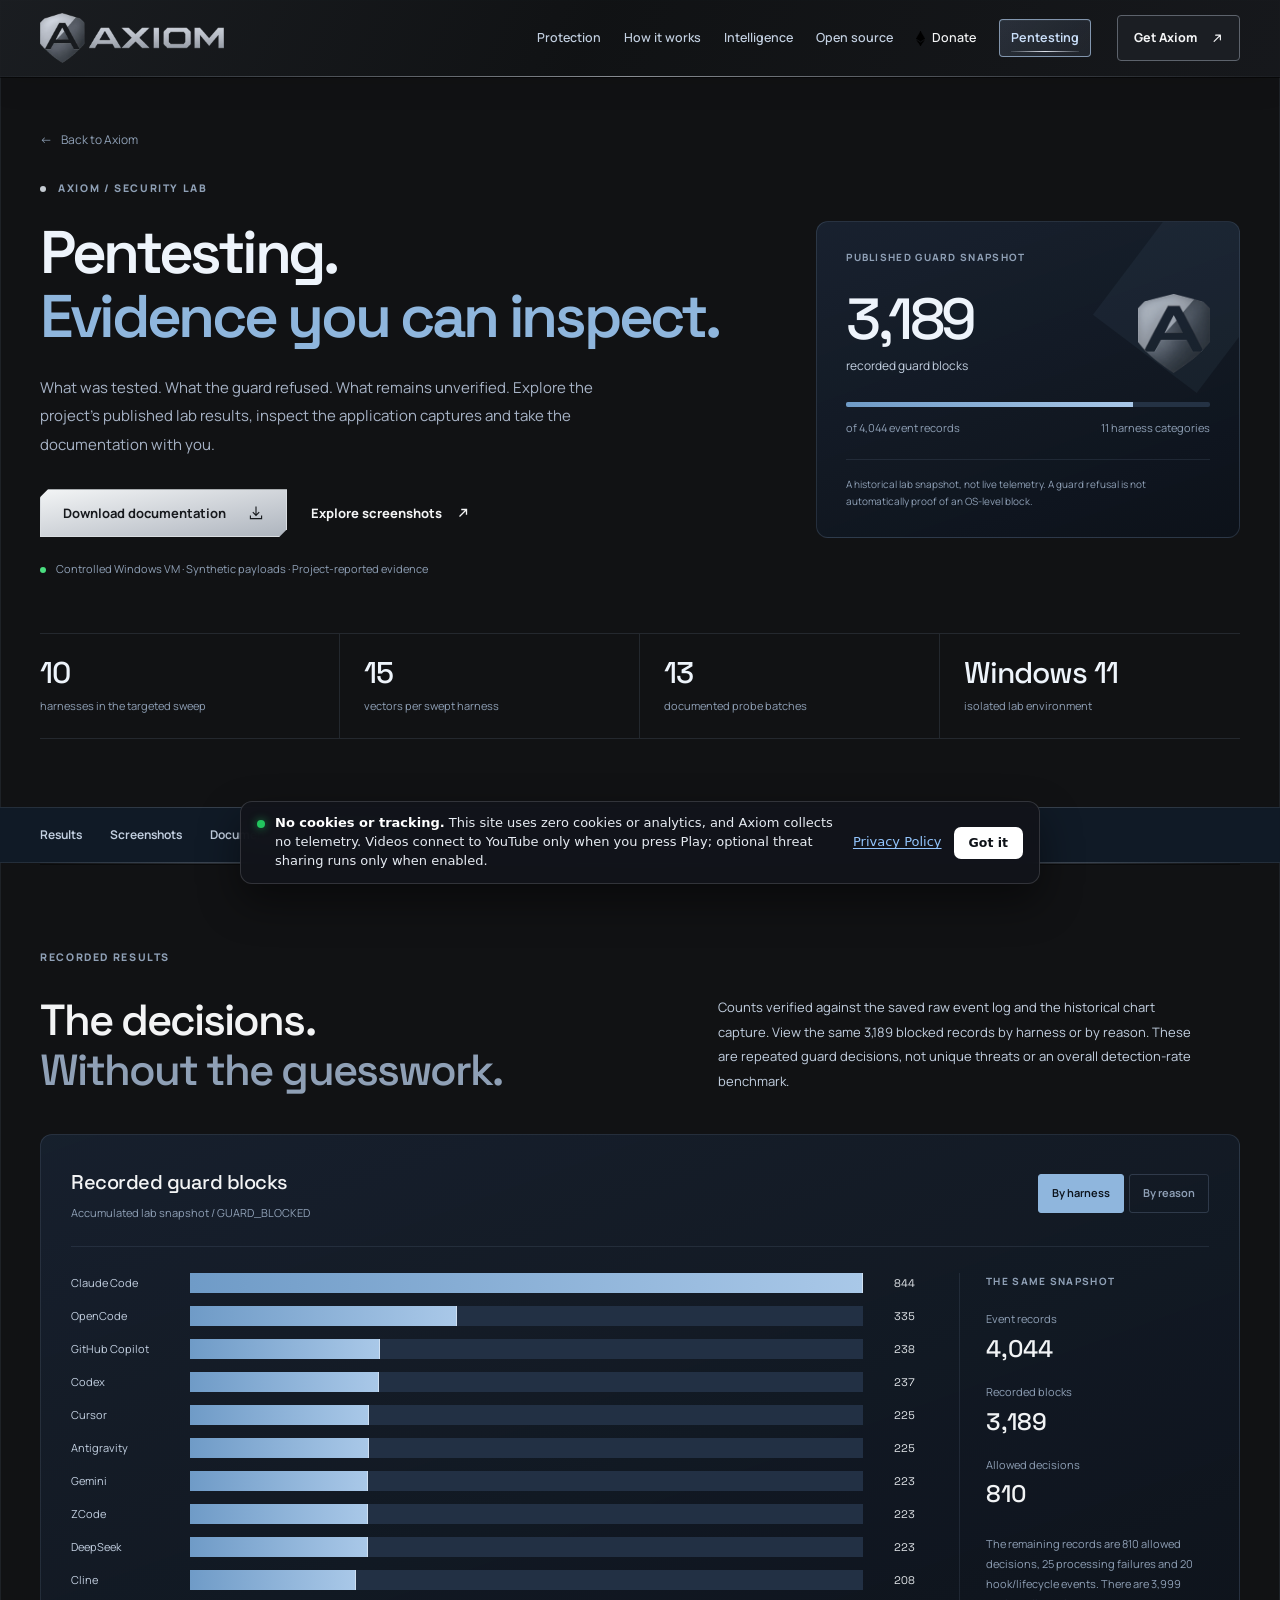
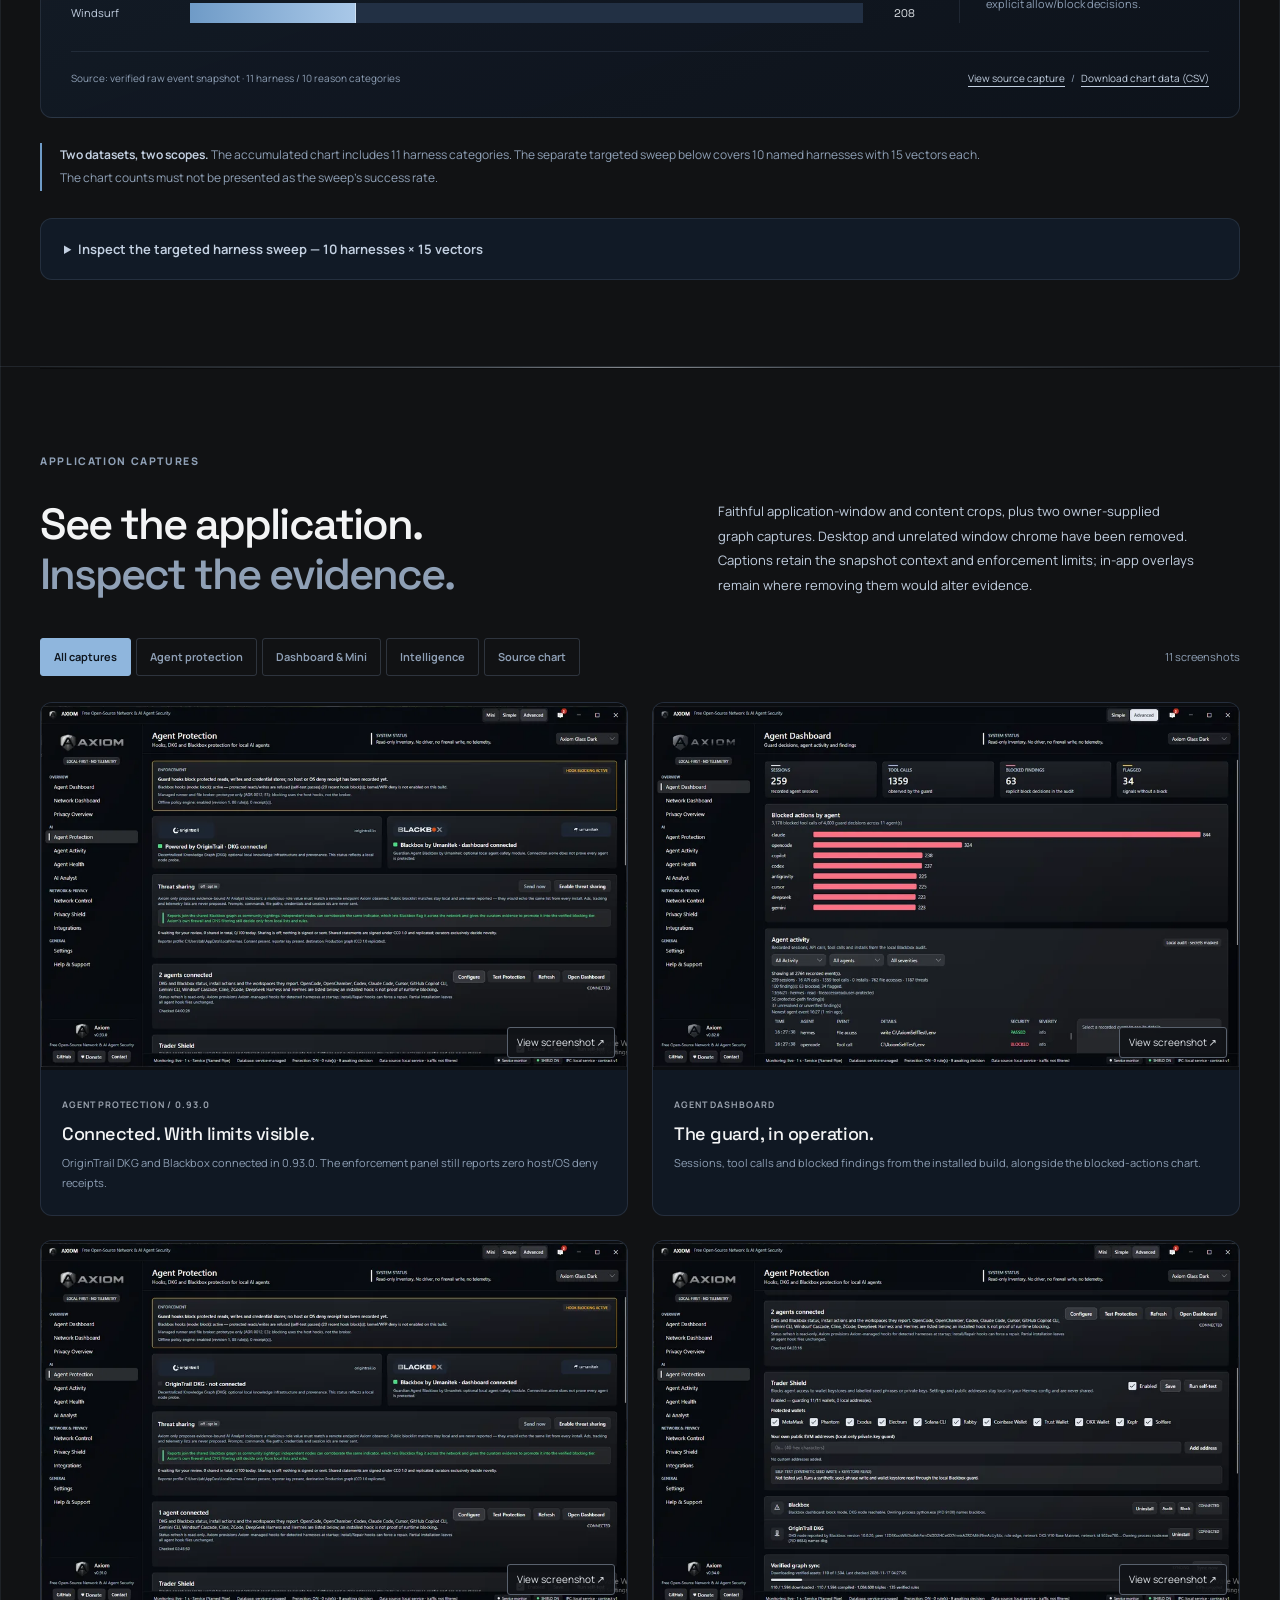
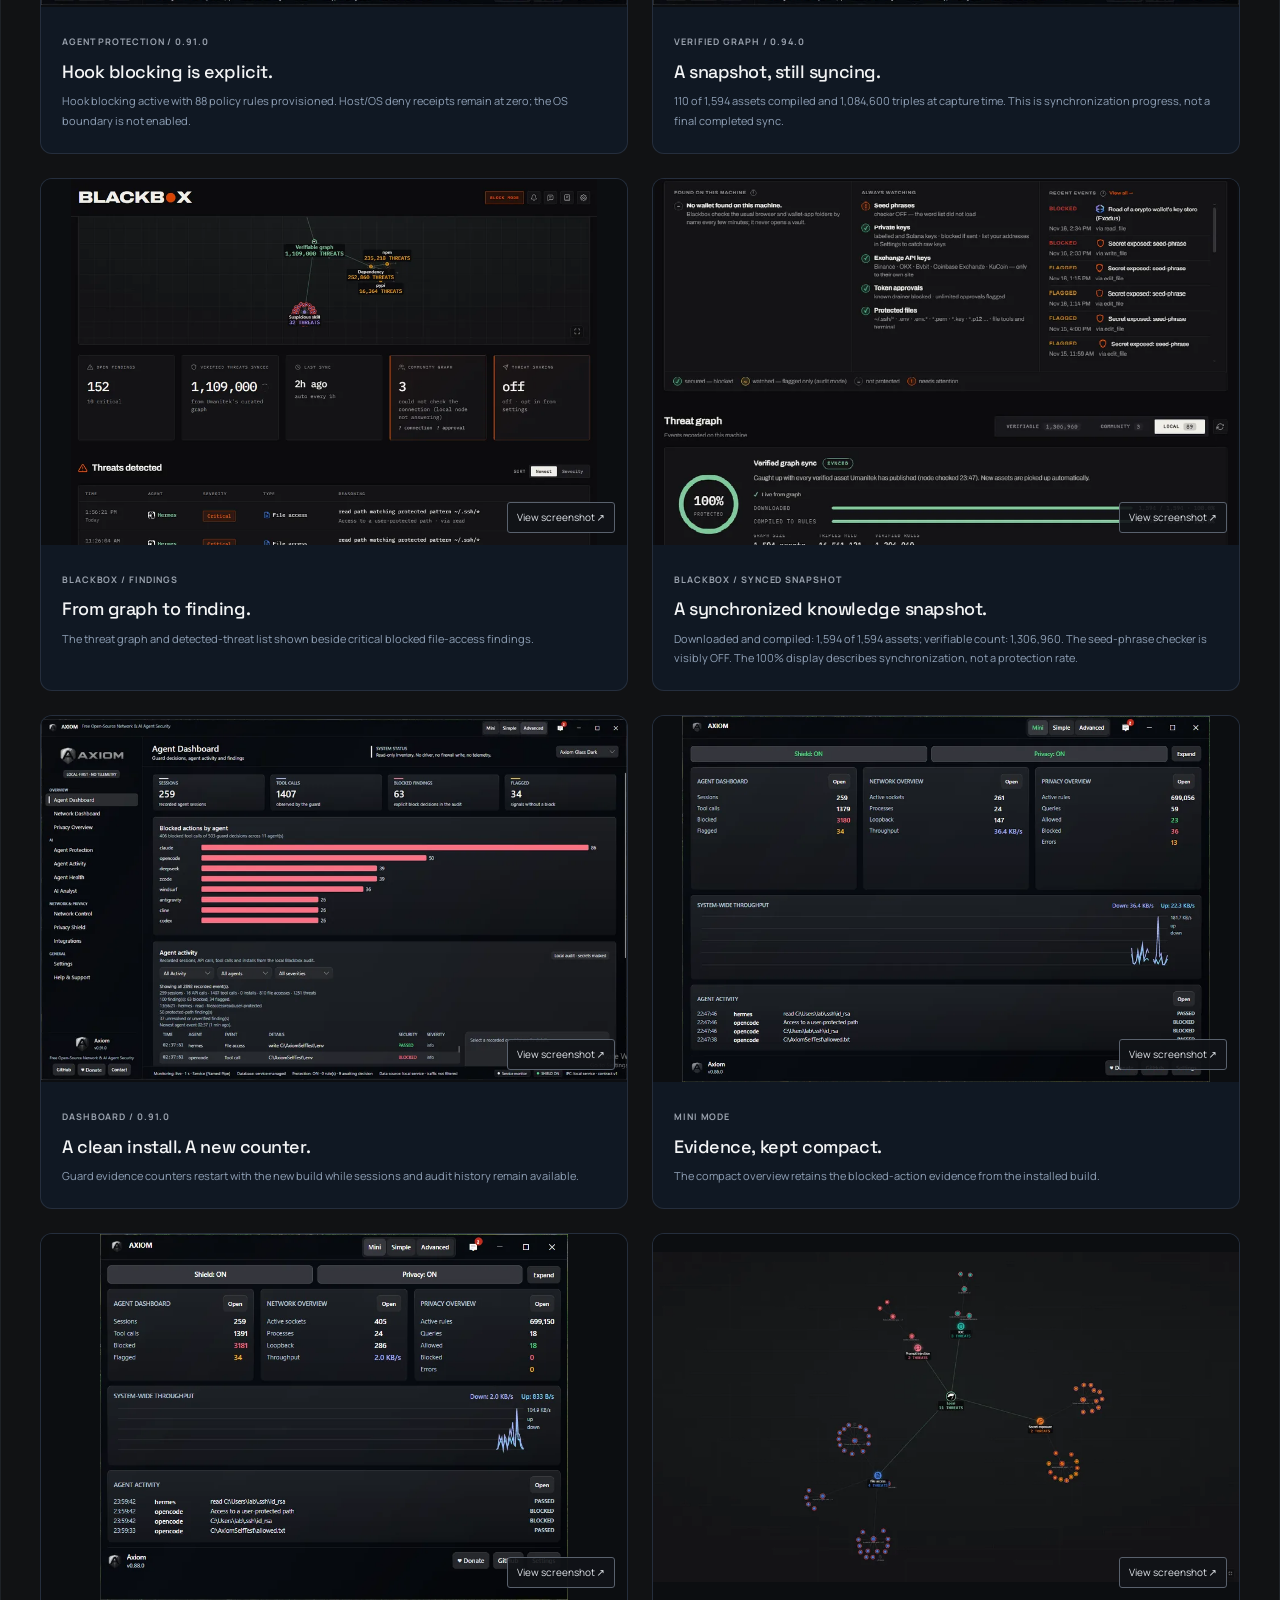
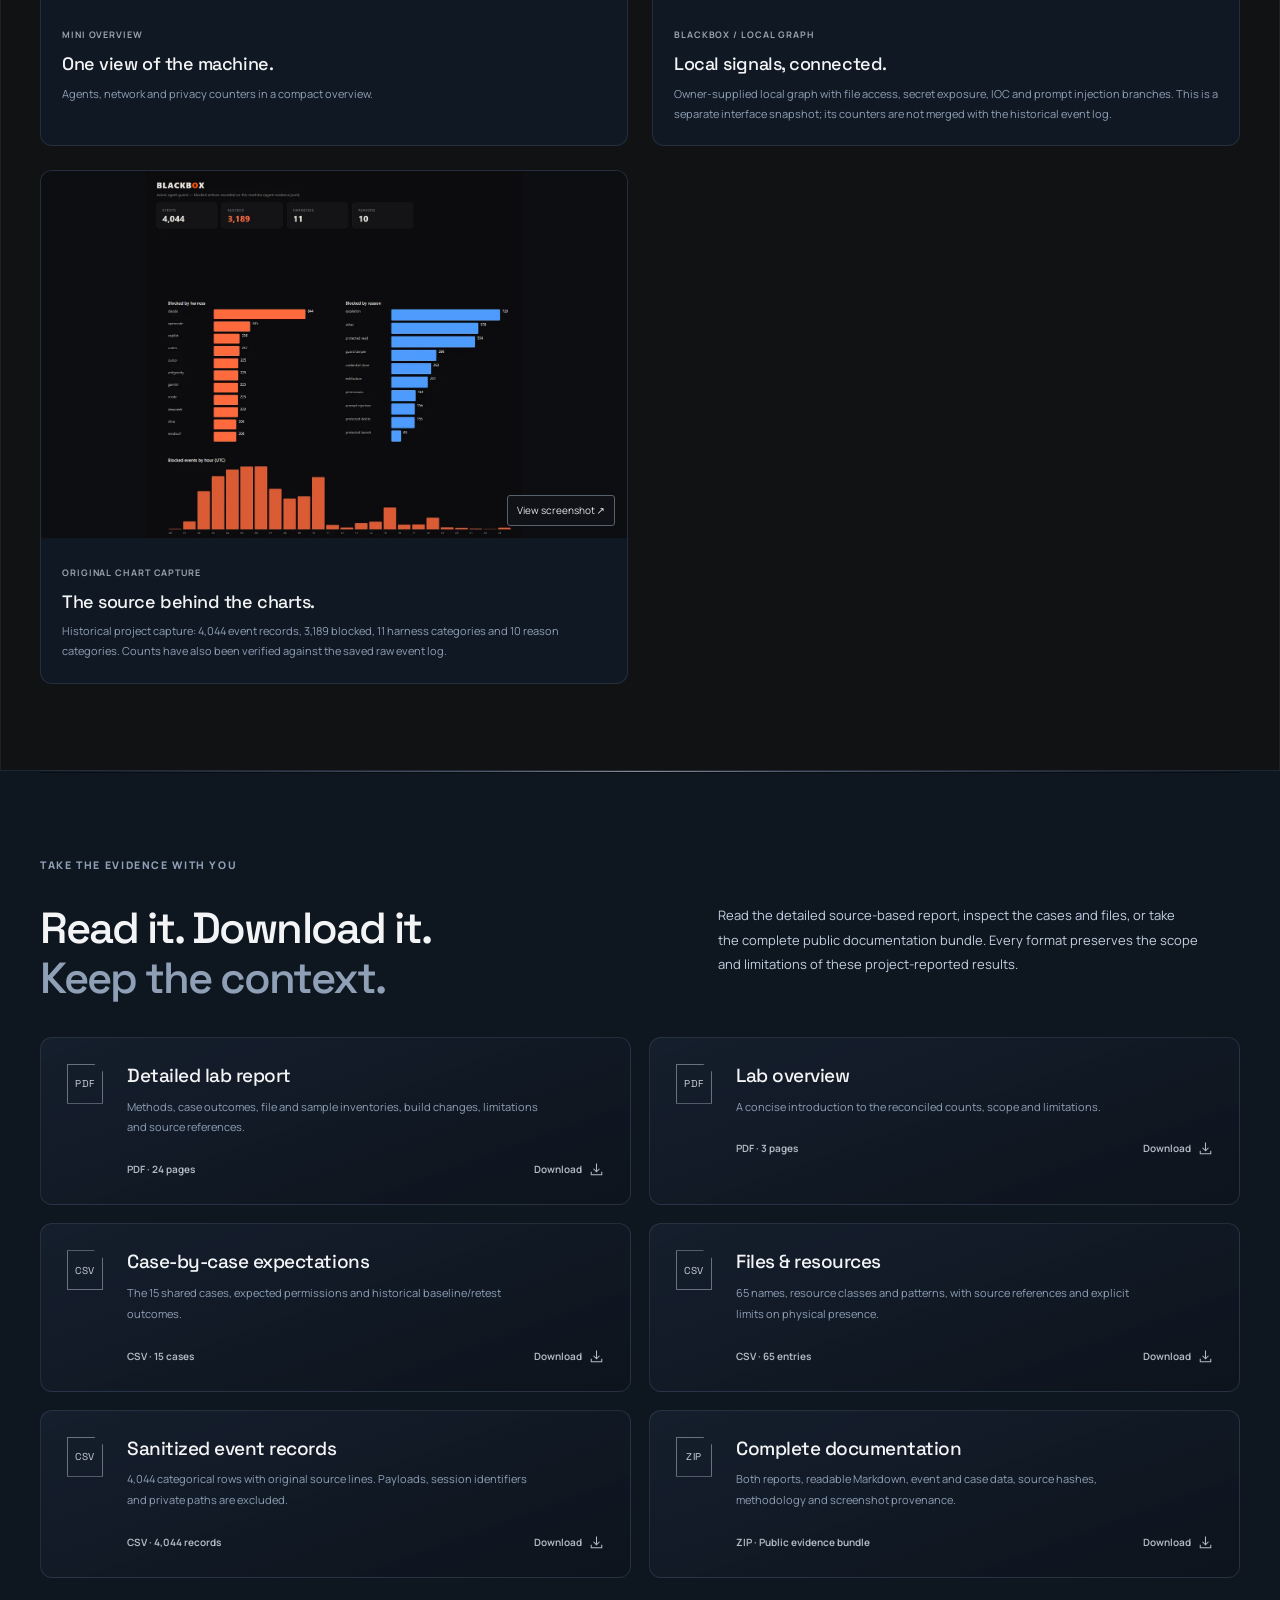
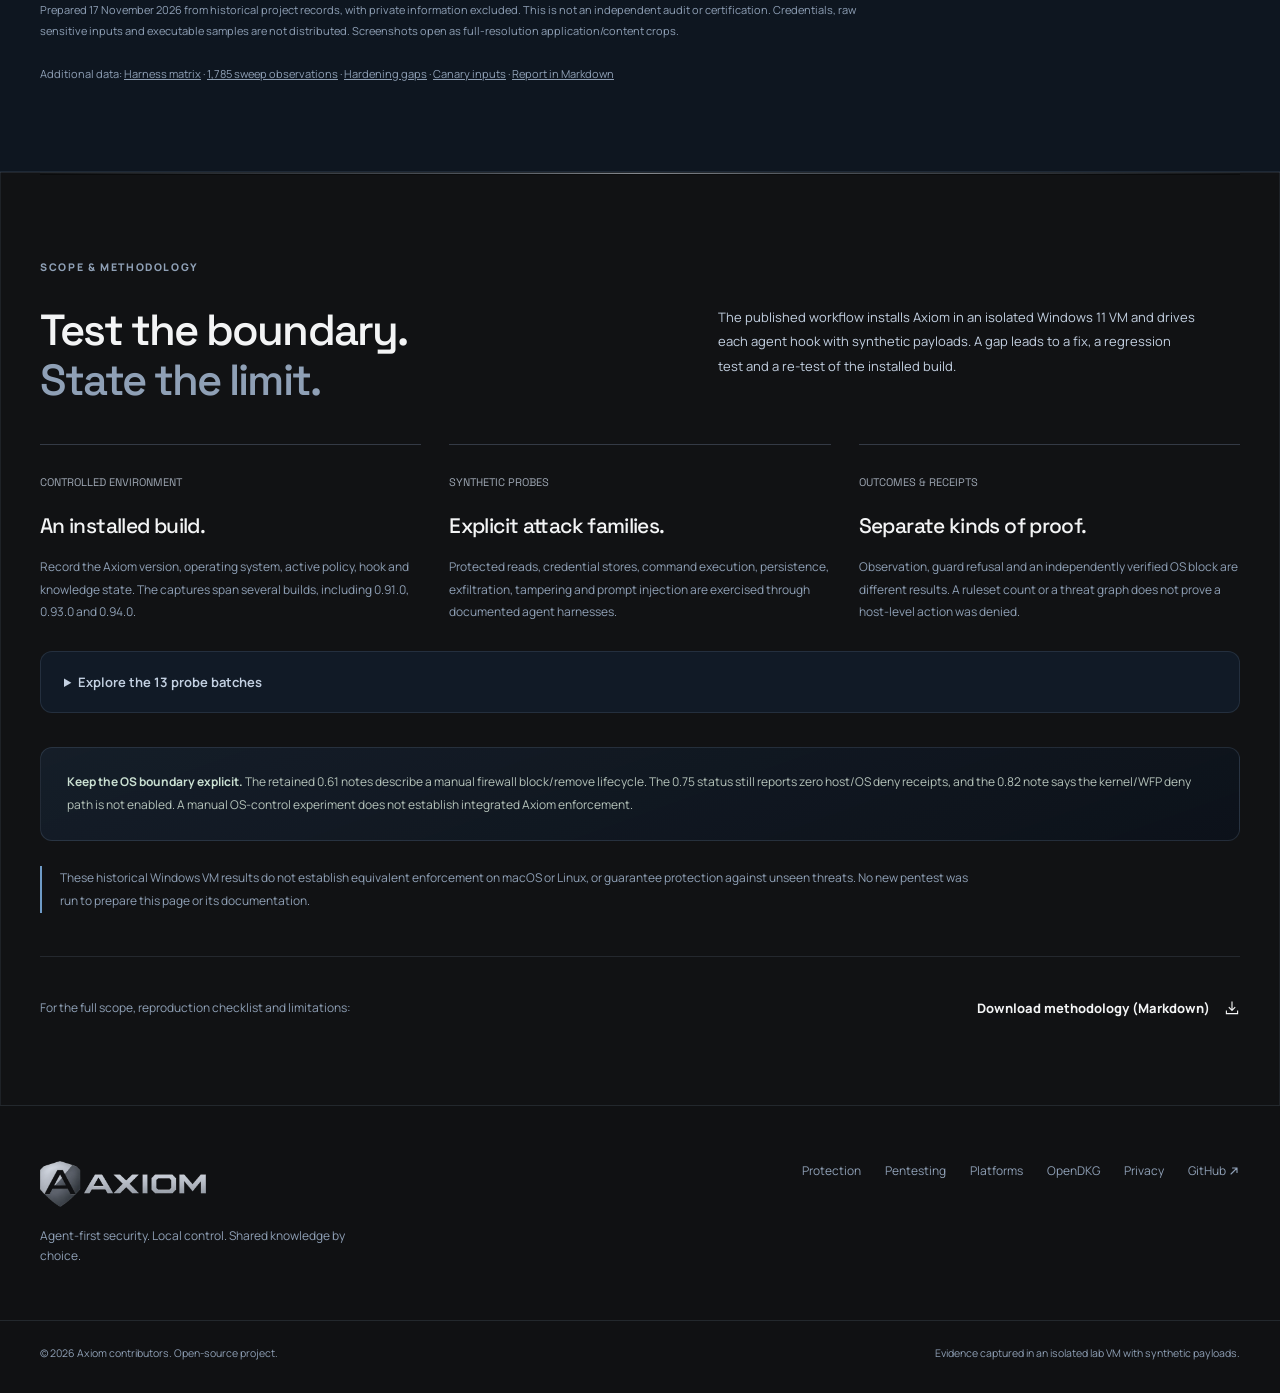
<file: axiom/pentesting.html>
<!doctype html>
<html lang="en">
<head>
  <meta charset="utf-8">
  <meta name="viewport" content="width=device-width, initial-scale=1">
  <meta name="theme-color" content="#111214">
  <meta name="description" content="Explore Axiom's project-reported pentesting evidence: verified event charts, application-window screenshots, detailed test reports and downloadable documentation.">
  <meta property="og:type" content="website">
  <meta property="og:title" content="Axiom — Pentesting &amp; evidence">
  <meta property="og:description" content="Inspect the results, understand the scope, and download the documentation.">
  <meta property="og:image" content="https://opendkg.org/axiom/assets/pentesting/threat-graph-and-findings.png">
  <link rel="canonical" href="https://opendkg.org/axiom/pentesting">
  <meta property="og:url" content="https://opendkg.org/axiom/pentesting">
  <title>Axiom — Pentesting &amp; evidence</title>
  <link rel="icon" type="image/png" href="assets/axiom-silver-32.png" sizes="32x32">
  <link rel="apple-touch-icon" href="assets/axiom-silver-180.png">
  <link rel="preload" href="assets/fonts/Manrope-var.ttf" as="font" type="font/ttf" crossorigin>
  <link rel="stylesheet" href="assets/site.css">
  <link rel="stylesheet" href="assets/titanium.css">
  <link rel="stylesheet" href="assets/refinements.css">
  <link rel="stylesheet" href="assets/pentesting.css">
  <link rel="stylesheet" href="assets/silver-effects.css">
  <link rel="stylesheet" href="assets/nav-donate.css">
  <link rel="stylesheet" href="assets/privacy-notice.css">
  <script src="assets/site.js" defer></script>
  <script src="assets/pentesting.js" defer></script>
  <script src="assets/privacy-notice.js" defer></script>
</head>
<body class="lab-page">
  <a class="skip-link" href="#main">Skip to content</a>
  <div class="site-frame">
    <header class="site-header" id="top">
      <div class="shell nav-bar">
        <a class="logo-link" href="./#top" aria-label="Axiom home"><img src="assets/axiom-silver-lockup.webp" width="1100" height="300" alt="Axiom"></a>
        <nav class="desktop-nav" aria-label="Main navigation">
          <a href="index.html#protection">Protection</a>
          <a href="index.html#how-it-works">How it works</a>
          <a href="index.html#intelligence">Intelligence</a>
          <a href="index.html#community">Open source</a>
          <a class="nav-donate" href="https://opendkg.org/donate/"><img src="assets/icons/ethereum.png" alt="" width="9" height="15">Donate</a>
          <a class="nav-pentesting" href="pentesting.html" aria-current="page">Pentesting</a>
        </nav>
        <a class="nav-cta" href="index.html#download">Get Axiom <svg class="link-arrow" viewBox="0 0 16 16" fill="none" stroke="currentColor" stroke-width="1.5" stroke-linecap="round" stroke-linejoin="round" aria-hidden="true" focusable="false"><path d="M4 12 12 4M6 4h6v6"/></svg></a>
        <button class="menu-toggle" type="button" aria-label="Open menu" aria-expanded="false" aria-controls="mobile-menu"><span></span><span></span></button>
      </div>
      <nav class="mobile-nav" id="mobile-menu" aria-label="Mobile navigation" hidden>
        <a href="index.html#protection">Protection</a><a href="index.html#how-it-works">How it works</a><a href="index.html#intelligence">Intelligence</a><a href="index.html#community">Open source</a><a href="index.html#download">Get Axiom</a>
        <a class="nav-donate" href="https://opendkg.org/donate/"><img src="assets/icons/ethereum.png" alt="" width="9" height="15">Donate</a>
        <a class="nav-pentesting" href="pentesting.html" aria-current="page">Pentesting</a>
      </nav>
    </header>
    <main id="main">
      <section class="lab-hero shell" aria-labelledby="lab-title">
        <a class="lab-breadcrumb" href="index.html">← <span>Back to Axiom</span></a>
        <div class="lab-hero-grid">
          <div><div class="eyebrow"><span class="eyebrow-marker"></span> AXIOM / SECURITY LAB</div>
            <h1 id="lab-title">Pentesting.<span>Evidence you can inspect.</span></h1>
            <p class="lab-lead">What was tested. What the guard refused. What remains unverified. Explore the project's published lab results, inspect the application captures and take the documentation with you.</p>
            <div class="lab-actions"><a class="button button-primary" href="#documentation">Download documentation <svg viewBox="0 0 20 20" fill="none" stroke="currentColor" stroke-width="1.4" aria-hidden="true"><path d="M10 2v11m-4-4 4 4 4-4M3 13v4h14v-4"/></svg></a><a class="text-link" href="#screenshots">Explore screenshots <svg class="link-arrow" viewBox="0 0 16 16" fill="none" stroke="currentColor" stroke-width="1.5" aria-hidden="true"><path d="M4 12 12 4M6 4h6v6"/></svg></a></div>
            <p class="lab-context">Controlled Windows VM · Synthetic payloads · Project-reported evidence</p>
          </div>
          <aside class="lab-summary" aria-label="Published guard-decision snapshot">
            <div class="lab-summary-label">PUBLISHED GUARD SNAPSHOT</div>
            <div class="lab-summary-head"><div><div class="lab-summary-number">3,189</div><span>recorded guard blocks</span></div><img class="lab-summary-mark" src="assets/axiom-silver-shield.webp" width="640" height="702" alt="" aria-hidden="true"></div>
            <div class="lab-meter" aria-hidden="true"><span></span></div><div class="lab-summary-foot"><span>of 4,044 event records</span><span>11 harness categories</span></div>
            <p class="lab-summary-note">A historical lab snapshot, not live telemetry. A guard refusal is not automatically proof of an OS-level block.</p>
          </aside>
        </div>
        <div class="lab-stats" aria-label="Documented targeted testing scope"><div class="lab-stat"><strong>10</strong><span>harnesses in the targeted sweep</span></div><div class="lab-stat"><strong>15</strong><span>vectors per swept harness</span></div><div class="lab-stat"><strong>13</strong><span>documented probe batches</span></div><div class="lab-stat"><strong>Windows 11</strong><span>isolated lab environment</span></div></div>
      </section>
      <nav class="lab-nav" aria-label="Pentesting page sections"><div class="shell"><a href="#results">Results</a><a href="#screenshots">Screenshots</a><a href="#documentation">Documentation</a><a href="#methodology">Methodology</a></div></nav>

      <section class="lab-section shell" id="results" aria-labelledby="results-title">
        <div class="section-label">RECORDED RESULTS</div><div class="section-head"><h2 id="results-title">The decisions.<br><span>Without the guesswork.</span></h2><p>Counts verified against the saved raw event log and the historical chart capture. View the same 3,189 blocked records by harness or by reason. These are repeated guard decisions, not unique threats or an overall detection-rate benchmark.</p></div>
        <div class="lab-chart-card"><div class="lab-chart-toolbar"><div><h3>Recorded guard blocks</h3><p>Accumulated lab snapshot / GUARD_BLOCKED</p></div><div class="lab-tabs" role="group" aria-label="Group blocked actions"><button type="button" data-chart-mode="harness" aria-pressed="true" aria-controls="chart-harness">By harness</button><button type="button" data-chart-mode="reason" aria-pressed="false" aria-controls="chart-reason">By reason</button></div></div>
          <div class="lab-chart-layout"><div><div id="chart-harness" data-chart-panel="harness" aria-label="Blocked actions by harness"><ol class="lab-bars"><li class="lab-bar-row"><span class="lab-bar-name">Claude Code</span><span class="lab-bar-track" aria-hidden="true"><span class="lab-bar-fill" style="--bar:100.00%"></span></span><span class="lab-bar-value">844</span></li><li class="lab-bar-row"><span class="lab-bar-name">OpenCode</span><span class="lab-bar-track" aria-hidden="true"><span class="lab-bar-fill" style="--bar:39.69%"></span></span><span class="lab-bar-value">335</span></li><li class="lab-bar-row"><span class="lab-bar-name">GitHub Copilot</span><span class="lab-bar-track" aria-hidden="true"><span class="lab-bar-fill" style="--bar:28.20%"></span></span><span class="lab-bar-value">238</span></li><li class="lab-bar-row"><span class="lab-bar-name">Codex</span><span class="lab-bar-track" aria-hidden="true"><span class="lab-bar-fill" style="--bar:28.08%"></span></span><span class="lab-bar-value">237</span></li><li class="lab-bar-row"><span class="lab-bar-name">Cursor</span><span class="lab-bar-track" aria-hidden="true"><span class="lab-bar-fill" style="--bar:26.66%"></span></span><span class="lab-bar-value">225</span></li><li class="lab-bar-row"><span class="lab-bar-name">Antigravity</span><span class="lab-bar-track" aria-hidden="true"><span class="lab-bar-fill" style="--bar:26.66%"></span></span><span class="lab-bar-value">225</span></li><li class="lab-bar-row"><span class="lab-bar-name">Gemini</span><span class="lab-bar-track" aria-hidden="true"><span class="lab-bar-fill" style="--bar:26.42%"></span></span><span class="lab-bar-value">223</span></li><li class="lab-bar-row"><span class="lab-bar-name">ZCode</span><span class="lab-bar-track" aria-hidden="true"><span class="lab-bar-fill" style="--bar:26.42%"></span></span><span class="lab-bar-value">223</span></li><li class="lab-bar-row"><span class="lab-bar-name">DeepSeek</span><span class="lab-bar-track" aria-hidden="true"><span class="lab-bar-fill" style="--bar:26.42%"></span></span><span class="lab-bar-value">223</span></li><li class="lab-bar-row"><span class="lab-bar-name">Cline</span><span class="lab-bar-track" aria-hidden="true"><span class="lab-bar-fill" style="--bar:24.64%"></span></span><span class="lab-bar-value">208</span></li><li class="lab-bar-row"><span class="lab-bar-name">Windsurf</span><span class="lab-bar-track" aria-hidden="true"><span class="lab-bar-fill" style="--bar:24.64%"></span></span><span class="lab-bar-value">208</span></li></ol></div><div id="chart-reason" data-chart-panel="reason" aria-label="Blocked actions by reason" hidden><ol class="lab-bars"><li class="lab-bar-row"><span class="lab-bar-name">Escalation</span><span class="lab-bar-track" aria-hidden="true"><span class="lab-bar-fill" style="--bar:100.00%"></span></span><span class="lab-bar-value">720</span></li><li class="lab-bar-row"><span class="lab-bar-name">Unspecified</span><span class="lab-bar-track" aria-hidden="true"><span class="lab-bar-fill" style="--bar:80.00%"></span></span><span class="lab-bar-value">576</span></li><li class="lab-bar-row"><span class="lab-bar-name">Protected read</span><span class="lab-bar-track" aria-hidden="true"><span class="lab-bar-fill" style="--bar:76.94%"></span></span><span class="lab-bar-value">554</span></li><li class="lab-bar-row"><span class="lab-bar-name">Guard tamper</span><span class="lab-bar-track" aria-hidden="true"><span class="lab-bar-fill" style="--bar:41.39%"></span></span><span class="lab-bar-value">298</span></li><li class="lab-bar-row"><span class="lab-bar-name">Credential store</span><span class="lab-bar-track" aria-hidden="true"><span class="lab-bar-fill" style="--bar:36.53%"></span></span><span class="lab-bar-value">263</span></li><li class="lab-bar-row"><span class="lab-bar-name">Exfiltration</span><span class="lab-bar-track" aria-hidden="true"><span class="lab-bar-fill" style="--bar:33.47%"></span></span><span class="lab-bar-value">241</span></li><li class="lab-bar-row"><span class="lab-bar-name">Permissions</span><span class="lab-bar-track" aria-hidden="true"><span class="lab-bar-fill" style="--bar:22.36%"></span></span><span class="lab-bar-value">161</span></li><li class="lab-bar-row"><span class="lab-bar-name">Prompt injection</span><span class="lab-bar-track" aria-hidden="true"><span class="lab-bar-fill" style="--bar:21.67%"></span></span><span class="lab-bar-value">156</span></li><li class="lab-bar-row"><span class="lab-bar-name">Protected delete</span><span class="lab-bar-track" aria-hidden="true"><span class="lab-bar-fill" style="--bar:21.53%"></span></span><span class="lab-bar-value">155</span></li><li class="lab-bar-row"><span class="lab-bar-name">Protected launch</span><span class="lab-bar-track" aria-hidden="true"><span class="lab-bar-fill" style="--bar:9.03%"></span></span><span class="lab-bar-value">65</span></li></ol></div></div>
            <aside class="lab-chart-aside"><div class="lab-kicker">THE SAME SNAPSHOT</div><dl><div><dt>Event records</dt><dd>4,044</dd></div><div><dt>Recorded blocks</dt><dd>3,189</dd></div><div><dt>Allowed decisions</dt><dd>810</dd></div></dl><p>The remaining records are 810 allowed decisions, 25 processing failures and 20 hook/lifecycle events. There are 3,999 explicit allow/block decisions.</p></aside>
          </div><div class="lab-chart-source"><span>Source: verified raw event snapshot · 11 harness / 10 reason categories</span><span><a href="assets/pentesting/blocked-actions-by-harness.png" target="_blank" rel="noopener">View source capture</a> &nbsp; / &nbsp; <a href="assets/pentesting/downloads/blocked-actions.csv" download>Download chart data (CSV)</a></span></div>
        </div>
        <p class="lab-note"><strong>Two datasets, two scopes.</strong> The accumulated chart includes 11 harness categories. The separate targeted sweep below covers 10 named harnesses with 15 vectors each. The chart counts must not be presented as the sweep's success rate.</p>
        <details class="lab-disclosure"><summary>Inspect the targeted harness sweep — 10 harnesses × 15 vectors</summary><div><div class="lab-table-wrap"><table class="lab-table"><caption>Latest complete saved suite (sweep-072.txt): 10 harnesses × 15 cases, with 13 denials and 2 allowed controls per harness.</caption><thead><tr><th scope="col">Harness</th><th scope="col">Hook</th><th scope="col">Vectors</th><th scope="col">Matched expectations</th></tr></thead><tbody><tr><th scope="row">Claude Code</th><td><code>axiom-claude-hook.py</code></td><td>15</td><td>13 denied + 2 allowed</td></tr><tr><th scope="row">Codex</th><td><code>axiom-codex-hook.py</code></td><td>15</td><td>13 denied + 2 allowed</td></tr><tr><th scope="row">Gemini CLI</th><td><code>axiom-gemini-hook.py</code></td><td>15</td><td>13 denied + 2 allowed</td></tr><tr><th scope="row">Cline</th><td><code>axiom-cline-hook.py</code></td><td>15</td><td>13 denied + 2 allowed</td></tr><tr><th scope="row">GitHub Copilot CLI</th><td><code>axiom-copilot-hook.py</code></td><td>15</td><td>13 denied + 2 allowed</td></tr><tr><th scope="row">Cursor</th><td><code>axiom-cursor-hook.py</code></td><td>15</td><td>13 denied + 2 allowed</td></tr><tr><th scope="row">Antigravity</th><td><code>axiom-antigravity-hook.py</code></td><td>15</td><td>13 denied + 2 allowed</td></tr><tr><th scope="row">Windsurf</th><td><code>axiom-windsurf-hook.py</code></td><td>15</td><td>13 denied + 2 allowed</td></tr><tr><th scope="row">ZCode</th><td><code>axiom-zcode-hook.py</code></td><td>15</td><td>13 denied + 2 allowed</td></tr><tr><th scope="row">DeepSeek / DSH</th><td><code>axiom-deepseek-hook.py</code></td><td>15</td><td>13 denied + 2 allowed</td></tr></tbody></table></div><p class="lab-docs-note">Provisioned hook replays; several editor hosts were not installed. Sweep 067 is incomplete, sweep 073 is absent, and later raw headers retain build 0.59.0. The detailed report and CSV appendices preserve these limitations.</p></div></details>
      </section>

      <section class="lab-section shell" id="screenshots" aria-labelledby="screenshots-title"><div class="section-label">APPLICATION CAPTURES</div><div class="section-head"><h2 id="screenshots-title">See the application.<br><span>Inspect the evidence.</span></h2><p>Faithful application-window and content crops, plus two owner-supplied graph captures. Desktop and unrelated window chrome have been removed. Captions retain the snapshot context and enforcement limits; in-app overlays remain where removing them would alter evidence.</p></div>
        <div class="lab-gallery-toolbar"><div class="lab-filters" role="group" aria-label="Filter screenshots"><button type="button" data-gallery-filter="all" aria-pressed="true">All captures</button><button type="button" data-gallery-filter="protection" aria-pressed="false">Agent protection</button><button type="button" data-gallery-filter="dashboard" aria-pressed="false">Dashboard &amp; Mini</button><button type="button" data-gallery-filter="intelligence" aria-pressed="false">Intelligence</button><button type="button" data-gallery-filter="charts" aria-pressed="false">Source chart</button></div><span class="lab-gallery-count" id="gallery-count" role="status" aria-live="polite">11 screenshots</span></div>
        <div class="lab-gallery">
<figure class="lab-shot" data-category="protection"><a href="assets/pentesting/dkg-connected-093.png" data-evidence-link aria-label="Enlarge: Connected. With limits visible." target="_blank" rel="noopener"><img src="assets/pentesting/thumbs/dkg-connected-093.webp" width="960" height="592" loading="lazy" decoding="async" alt="Agent Protection with DKG and Blackbox connected"><span class="lab-shot-open" aria-hidden="true">View screenshot ↗</span></a><figcaption><span class="lab-shot-meta">AGENT PROTECTION / 0.93.0</span><h3>Connected. With limits visible.</h3><p>OriginTrail DKG and Blackbox connected in 0.93.0. The enforcement panel still reports zero host/OS deny receipts.</p></figcaption></figure>
<figure class="lab-shot" data-category="dashboard"><a href="assets/pentesting/agent-dashboard.png" data-evidence-link aria-label="Enlarge: The guard, in operation." target="_blank" rel="noopener"><img src="assets/pentesting/thumbs/agent-dashboard.webp" width="960" height="592" loading="lazy" decoding="async" alt="Axiom Agent Dashboard with sessions, tool calls and blocked findings"><span class="lab-shot-open" aria-hidden="true">View screenshot ↗</span></a><figcaption><span class="lab-shot-meta">AGENT DASHBOARD</span><h3>The guard, in operation.</h3><p>Sessions, tool calls and blocked findings from the installed build, alongside the blocked-actions chart.</p></figcaption></figure>
<figure class="lab-shot" data-category="protection"><a href="assets/pentesting/axiom-091-protection.png" data-evidence-link aria-label="Enlarge: Hook blocking is explicit." target="_blank" rel="noopener"><img src="assets/pentesting/thumbs/axiom-091-protection.webp" width="960" height="592" loading="lazy" decoding="async" alt="Axiom 0.91.0 protection panel showing hook enforcement and OS status"><span class="lab-shot-open" aria-hidden="true">View screenshot ↗</span></a><figcaption><span class="lab-shot-meta">AGENT PROTECTION / 0.91.0</span><h3>Hook blocking is explicit.</h3><p>Hook blocking active with 88 policy rules provisioned. Host/OS deny receipts remain at zero; the OS boundary is not enabled.</p></figcaption></figure>
<figure class="lab-shot" data-category="intelligence"><a href="assets/pentesting/dkg-sync-094.png" data-evidence-link aria-label="Enlarge: A snapshot, still syncing." target="_blank" rel="noopener"><img src="assets/pentesting/thumbs/dkg-sync-094.webp" width="960" height="592" loading="lazy" decoding="async" alt="Verified graph synchronization in progress on Axiom 0.94.0"><span class="lab-shot-open" aria-hidden="true">View screenshot ↗</span></a><figcaption><span class="lab-shot-meta">VERIFIED GRAPH / 0.94.0</span><h3>A snapshot, still syncing.</h3><p>110 of 1,594 assets compiled and 1,084,600 triples at capture time. This is synchronization progress, not a final completed sync.</p></figcaption></figure>
<figure class="lab-shot" data-category="intelligence"><a href="assets/pentesting/threat-graph-and-findings.png" data-evidence-link aria-label="Enlarge: From graph to finding." target="_blank" rel="noopener"><img src="assets/pentesting/thumbs/threat-graph-and-findings.webp" width="960" height="669" loading="lazy" decoding="async" alt="Blackbox threat graph beside blocked file-access findings"><span class="lab-shot-open" aria-hidden="true">View screenshot ↗</span></a><figcaption><span class="lab-shot-meta">BLACKBOX / FINDINGS</span><h3>From graph to finding.</h3><p>The threat graph and detected-threat list shown beside critical blocked file-access findings.</p></figcaption></figure>
<figure class="lab-shot" data-category="intelligence"><a href="assets/pentesting/verified-threat-graph.png" data-evidence-link aria-label="Enlarge: A synchronized knowledge snapshot." target="_blank" rel="noopener"><img src="assets/pentesting/thumbs/verified-threat-graph.webp" width="960" height="604" loading="lazy" decoding="async" alt="Blackbox reports 1594 of 1594 assets downloaded and compiled, with the seed phrase checker off"><span class="lab-shot-open" aria-hidden="true">View screenshot ↗</span></a><figcaption><span class="lab-shot-meta">BLACKBOX / SYNCED SNAPSHOT</span><h3>A synchronized knowledge snapshot.</h3><p>Downloaded and compiled: 1,594 of 1,594 assets; verifiable count: 1,306,960. The seed-phrase checker is visibly OFF. The 100% display describes synchronization, not a protection rate.</p></figcaption></figure>
<figure class="lab-shot" data-category="dashboard"><a href="assets/pentesting/axiom-091-dashboard.png" data-evidence-link aria-label="Enlarge: A clean install. A new counter." target="_blank" rel="noopener"><img src="assets/pentesting/thumbs/axiom-091-dashboard.webp" width="960" height="592" loading="lazy" decoding="async" alt="Axiom 0.91.0 dashboard after a clean install"><span class="lab-shot-open" aria-hidden="true">View screenshot ↗</span></a><figcaption><span class="lab-shot-meta">DASHBOARD / 0.91.0</span><h3>A clean install. A new counter.</h3><p>Guard evidence counters restart with the new build while sessions and audit history remain available.</p></figcaption></figure>
<figure class="lab-shot" data-category="dashboard"><a href="assets/pentesting/axiom-blocked-actions.png" data-evidence-link aria-label="Enlarge: Evidence, kept compact." target="_blank" rel="noopener"><img src="assets/pentesting/thumbs/axiom-blocked-actions.webp" width="960" height="665" loading="lazy" decoding="async" alt="Mini mode showing blocked-action evidence"><span class="lab-shot-open" aria-hidden="true">View screenshot ↗</span></a><figcaption><span class="lab-shot-meta">MINI MODE</span><h3>Evidence, kept compact.</h3><p>The compact overview retains the blocked-action evidence from the installed build.</p></figcaption></figure>
<figure class="lab-shot" data-category="dashboard"><a href="assets/pentesting/axiom-mini-overview.png" data-evidence-link aria-label="Enlarge: One view of the machine." target="_blank" rel="noopener"><img src="assets/pentesting/thumbs/axiom-mini-overview.webp" width="822" height="642" loading="lazy" decoding="async" alt="Mini overview showing agents, network and privacy cards"><span class="lab-shot-open" aria-hidden="true">View screenshot ↗</span></a><figcaption><span class="lab-shot-meta">MINI OVERVIEW</span><h3>One view of the machine.</h3><p>Agents, network and privacy counters in a compact overview.</p></figcaption></figure>
<figure class="lab-shot" data-category="intelligence"><a href="assets/pentesting/blackbox-graph-online.png" data-evidence-link aria-label="Enlarge: Local signals, connected." target="_blank" rel="noopener"><img src="assets/pentesting/thumbs/blackbox-graph-online.webp" width="960" height="540" loading="lazy" decoding="async" alt="Local threat graph with file access, secret exposure, IOC and prompt injection branches"><span class="lab-shot-open" aria-hidden="true">View screenshot ↗</span></a><figcaption><span class="lab-shot-meta">BLACKBOX / LOCAL GRAPH</span><h3>Local signals, connected.</h3><p>Owner-supplied local graph with file access, secret exposure, IOC and prompt injection branches. This is a separate interface snapshot; its counters are not merged with the historical event log.</p></figcaption></figure>
<figure class="lab-shot" data-category="charts"><a href="assets/pentesting/blocked-actions-by-harness.png" data-evidence-link aria-label="Enlarge: The source behind the charts." target="_blank" rel="noopener"><img src="assets/pentesting/thumbs/blocked-actions-by-harness.webp" width="960" height="931" loading="lazy" decoding="async" alt="Original chart showing 4,044 events and 3,189 blocked actions across 11 harness categories"><span class="lab-shot-open" aria-hidden="true">View screenshot ↗</span></a><figcaption><span class="lab-shot-meta">ORIGINAL CHART CAPTURE</span><h3>The source behind the charts.</h3><p>Historical project capture: 4,044 event records, 3,189 blocked, 11 harness categories and 10 reason categories. Counts have also been verified against the saved raw event log.</p></figcaption></figure></div>
      </section>

      <section class="lab-section lab-docs" id="documentation" aria-labelledby="docs-title"><div class="shell"><div class="section-label">TAKE THE EVIDENCE WITH YOU</div><div class="section-head"><h2 id="docs-title">Read it. Download it.<br><span>Keep the context.</span></h2><p>Read the detailed source-based report, inspect the cases and files, or take the complete public documentation bundle. Every format preserves the scope and limitations of these project-reported results.</p></div><div class="lab-docs-grid">
<a class="lab-doc" href="assets/pentesting/downloads/detailed-lab-report.pdf" download><span class="lab-doc-icon" aria-hidden="true">PDF</span><div><h3>Detailed lab report</h3><p>Methods, case outcomes, file and sample inventories, build changes, limitations and source references.</p><div class="lab-doc-bottom"><span>PDF · 24 pages</span><span>Download <svg viewBox="0 0 20 20" fill="none" stroke="currentColor" stroke-width="1.4" aria-hidden="true"><path d="M10 2v11m-4-4 4 4 4-4M3 13v4h14v-4"/></svg></span></div></div></a>
<a class="lab-doc" href="assets/pentesting/downloads/lab-overview.pdf" download><span class="lab-doc-icon" aria-hidden="true">PDF</span><div><h3>Lab overview</h3><p>A concise introduction to the reconciled counts, scope and limitations.</p><div class="lab-doc-bottom"><span>PDF · 3 pages</span><span>Download <svg viewBox="0 0 20 20" fill="none" stroke="currentColor" stroke-width="1.4" aria-hidden="true"><path d="M10 2v11m-4-4 4 4 4-4M3 13v4h14v-4"/></svg></span></div></div></a>
<a class="lab-doc" href="assets/pentesting/downloads/test-cases.csv" download><span class="lab-doc-icon" aria-hidden="true">CSV</span><div><h3>Case-by-case expectations</h3><p>The 15 shared cases, expected permissions and historical baseline/retest outcomes.</p><div class="lab-doc-bottom"><span>CSV · 15 cases</span><span>Download <svg viewBox="0 0 20 20" fill="none" stroke="currentColor" stroke-width="1.4" aria-hidden="true"><path d="M10 2v11m-4-4 4 4 4-4M3 13v4h14v-4"/></svg></span></div></div></a>
<a class="lab-doc" href="assets/pentesting/downloads/file-resource-catalog.csv" download><span class="lab-doc-icon" aria-hidden="true">CSV</span><div><h3>Files &amp; resources</h3><p>65 names, resource classes and patterns, with source references and explicit limits on physical presence.</p><div class="lab-doc-bottom"><span>CSV · 65 entries</span><span>Download <svg viewBox="0 0 20 20" fill="none" stroke="currentColor" stroke-width="1.4" aria-hidden="true"><path d="M10 2v11m-4-4 4 4 4-4M3 13v4h14v-4"/></svg></span></div></div></a>
<a class="lab-doc" href="assets/pentesting/downloads/sanitized-guard-events.csv" download><span class="lab-doc-icon" aria-hidden="true">CSV</span><div><h3>Sanitized event records</h3><p>4,044 categorical rows with original source lines. Payloads, session identifiers and private paths are excluded.</p><div class="lab-doc-bottom"><span>CSV · 4,044 records</span><span>Download <svg viewBox="0 0 20 20" fill="none" stroke="currentColor" stroke-width="1.4" aria-hidden="true"><path d="M10 2v11m-4-4 4 4 4-4M3 13v4h14v-4"/></svg></span></div></div></a>
<a class="lab-doc" href="assets/pentesting/downloads/axiom-pentesting-documentation.zip" download><span class="lab-doc-icon" aria-hidden="true">ZIP</span><div><h3>Complete documentation</h3><p>Both reports, readable Markdown, event and case data, source hashes, methodology and screenshot provenance.</p><div class="lab-doc-bottom"><span>ZIP · Public evidence bundle</span><span>Download <svg viewBox="0 0 20 20" fill="none" stroke="currentColor" stroke-width="1.4" aria-hidden="true"><path d="M10 2v11m-4-4 4 4 4-4M3 13v4h14v-4"/></svg></span></div></div></a>
</div><p class="lab-docs-note">Prepared 17 November 2026 from historical project records, with private information excluded. This is not an independent audit or certification. Credentials, raw sensitive inputs and executable samples are not distributed. Screenshots open as full-resolution application/content crops.</p><p class="lab-docs-note">Additional data: <a href="assets/pentesting/downloads/harness-sweep.csv" download>Harness matrix</a> · <a href="assets/pentesting/downloads/sweep-observations.csv" download>1,785 sweep observations</a> · <a href="assets/pentesting/downloads/hardening-gaps.csv" download>Hardening gaps</a> · <a href="assets/pentesting/downloads/canary-inputs.csv" download>Canary inputs</a> · <a href="assets/pentesting/downloads/detailed-lab-report.md" download>Report in Markdown</a></p></div></section>

      <section class="lab-section shell" id="methodology" aria-labelledby="method-title"><div class="section-label">SCOPE &amp; METHODOLOGY</div><div class="section-head"><h2 id="method-title">Test the boundary.<br><span>State the limit.</span></h2><p>The published workflow installs Axiom in an isolated Windows 11 VM and drives each agent hook with synthetic payloads. A gap leads to a fix, a regression test and a re-test of the installed build.</p></div>
        <div class="lab-method-grid"><article class="lab-method-card"><span>CONTROLLED ENVIRONMENT</span><h3>An installed build.</h3><p>Record the Axiom version, operating system, active policy, hook and knowledge state. The captures span several builds, including 0.91.0, 0.93.0 and 0.94.0.</p></article><article class="lab-method-card"><span>SYNTHETIC PROBES</span><h3>Explicit attack families.</h3><p>Protected reads, credential stores, command execution, persistence, exfiltration, tampering and prompt injection are exercised through documented agent harnesses.</p></article><article class="lab-method-card"><span>OUTCOMES &amp; RECEIPTS</span><h3>Separate kinds of proof.</h3><p>Observation, guard refusal and an independently verified OS block are different results. A ruleset count or a threat graph does not prove a host-level action was denied.</p></article></div>
        <details class="lab-disclosure"><summary>Explore the 13 probe batches</summary><div><ul class="lab-batches"><li><strong>Batch 01–02</strong><br>UNC/admin-share reads; findstr, grep, tar and robocopy; multilingual injection phrasing.</li><li><strong>Batch 03–04</strong><br>OpenSSL and ssh-keygen; registry exports and queries; AWS and cloud credential stores.</li><li><strong>Batch 05–06</strong><br>USN journal deletion, cipher and WMI persistence; Hermes/ZCode wiring tamper.</li><li><strong>Batch 07–08</strong><br>Split/csplit staging; DPAPI, certificate, autologin and unattended-install files.</li><li><strong>Batch 09–10</strong><br>SSH keys, browser stores, wallets and guarded execution paths.</li><li><strong>Batch 11</strong><br>Terraform, Pulumi, GitHub CLI, Slack, Discord and VS Code state stores.</li><li><strong>Batch 12</strong><br>KeePass .kdbx, 1Password .opvault and .htpasswd outside product folders.</li><li><strong>Batch 13</strong><br>Wildcard path spellings and alternate protected-file patterns.</li></ul></div></details>
        <div class="lab-canary"><strong>Keep the OS boundary explicit.</strong> The retained 0.61 notes describe a manual firewall block/remove lifecycle. The 0.75 status still reports zero host/OS deny receipts, and the 0.82 note says the kernel/WFP deny path is not enabled. A manual OS-control experiment does not establish integrated Axiom enforcement.</div>
        <p class="lab-note">These historical Windows VM results do not establish equivalent enforcement on macOS or Linux, or guarantee protection against unseen threats. No new pentest was run to prepare this page or its documentation.</p>
        <div class="lab-bottom"><p>For the full scope, reproduction checklist and limitations:</p><a class="text-link" href="assets/pentesting/downloads/methodology.md" download>Download methodology (Markdown) <svg viewBox="0 0 20 20" fill="none" stroke="currentColor" stroke-width="1.4" aria-hidden="true"><path d="M10 2v11m-4-4 4 4 4-4M3 13v4h14v-4"/></svg></a></div>
      </section>
    </main>
    <footer class="site-footer"><div class="shell footer-main"><div class="footer-brand"><a href="./#top" aria-label="Axiom home"><img src="assets/axiom-silver-lockup.webp" width="1100" height="300" loading="lazy" alt="Axiom"></a><p>Agent-first security. Local control. Shared knowledge by choice.</p></div><div class="footer-links"><a href="index.html#protection">Protection</a><a href="pentesting.html">Pentesting</a><a href="index.html#platforms">Platforms</a><a href="index.html#community">OpenDKG</a><a href="https://opendkg.org/privacy/">Privacy</a><a href="https://github.com/OpenDKG" target="_blank" rel="noopener noreferrer">GitHub <svg class="link-arrow" viewBox="0 0 16 16" fill="none" stroke="currentColor" stroke-width="1.5" stroke-linecap="round" stroke-linejoin="round" aria-hidden="true" focusable="false"><path d="M4 12 12 4M6 4h6v6"/></svg></a></div></div><div class="shell footer-bottom"><span>© <span id="year">2026</span> Axiom contributors. Open-source project.</span><span>Evidence captured in an isolated lab VM with synthetic payloads.</span></div></footer>
  </div>
  <dialog class="lab-lightbox" id="evidence-viewer" aria-labelledby="viewer-title" aria-describedby="viewer-caption"><div class="lab-lightbox-head"><h2 id="viewer-title">Lab screenshot</h2><button type="button" data-viewer-close autofocus aria-label="Close screenshot">Close ×</button></div><div class="lab-lightbox-image-wrap"><img alt=""></div><div class="lab-lightbox-foot"><p id="viewer-caption"></p><div class="lab-lightbox-actions"><span class="lab-lightbox-counter" id="viewer-counter"></span><button type="button" data-viewer-previous aria-label="Previous screenshot">←</button><button type="button" data-viewer-next aria-label="Next screenshot">→</button><a id="viewer-original" target="_blank" rel="noopener">Open full-size ↗</a></div></div></dialog>

  <aside id="privacy-notice" class="privacy-notice" role="region" aria-label="Privacy notice">
    <div class="privacy-notice-inner">
      <p class="privacy-notice-copy">
        <span class="privacy-notice-dot" aria-hidden="true"></span>
        <span><strong>No cookies or tracking.</strong> This site uses zero cookies or analytics, and Axiom collects no telemetry. Videos connect to YouTube only when you press Play; optional threat sharing runs only when enabled.</span>
      </p>
      <div class="privacy-notice-actions">
        <a class="privacy-notice-link" href="https://opendkg.org/privacy/">Privacy Policy</a>
        <button type="button" class="privacy-notice-btn" id="privacy-notice-dismiss">Got it</button>
      </div>
    </div>
  </aside>
</body>
</html>
</file>
<file: axiom/assets/site.css>
@font-face{font-family:Manrope;src:url('fonts/Manrope-var.ttf') format('truetype');font-style:normal;font-weight:200 800;font-display:swap}
@font-face{font-family:SpaceGrotesk;src:url('fonts/SpaceGrotesk-var.ttf') format('truetype');font-style:normal;font-weight:300 700;font-display:swap}
:root{color-scheme:dark;--bg:#0b0f15;--paper:#0e141d;--surface:#111923;--border:rgba(159,183,217,.13);--white:#f3f6fb;--soft:#b4bfd1;--muted:#8190a6;--blue:#80b9ed;--indigo:#a69cdb;--cyan:#8acbd6;--container:1280px}
*,*::before,*::after{box-sizing:border-box}
html{scroll-behavior:smooth;scroll-padding-top:85px}
body{margin:0;overflow-x:clip;background:var(--bg);color:var(--white);font:400 15.5px/1.7 Manrope,system-ui,sans-serif;-webkit-font-smoothing:antialiased}
body::before{content:"";position:absolute;z-index:-1;inset:0 0 auto;height:1120px;background:radial-gradient(ellipse 750px 590px at 92% 12%,rgba(40,73,115,.18),transparent 80%),radial-gradient(ellipse 700px 520px at 25% 20%,rgba(40,51,77,.14),transparent 80%);pointer-events:none}
a{color:inherit}img{max-width:100%;height:auto}button{font:inherit}button,a{-webkit-tap-highlight-color:transparent}::selection{background:#37577a;color:#fff}
:focus-visible{outline:2px solid var(--blue);outline-offset:4px;border-radius:3px}
[hidden]{display:none!important}.skip-link{position:absolute;left:20px;top:-80px;background:#fff;color:#101720;padding:12px 18px;z-index:100}.skip-link:focus{top:12px}
.shell{max-width:var(--container);padding-left:40px;padding-right:40px;margin-left:auto;margin-right:auto}
.site-header{position:sticky;top:0;z-index:80;background:rgba(11,15,21,.91);border-bottom:1px solid rgba(161,177,206,.075);backdrop-filter:blur(24px);-webkit-backdrop-filter:blur(24px)}
.nav-bar{height:82px;display:flex;align-items:center;gap:36px}.logo-link{display:inline-flex;align-items:center;flex-shrink:0}.logo-link img{width:156px;height:auto;object-fit:contain}.desktop-nav{display:flex;align-items:center;gap:30px;margin-left:auto}.desktop-nav a{font-size:12.5px;color:#a7b0c1;text-decoration:none;font-weight:550;transition:color .2s}.desktop-nav a:hover{color:#fff}.nav-cta{display:inline-flex;align-items:center;gap:14px;white-space:nowrap;text-decoration:none;font-weight:750;font-size:12.5px;color:#d8e9fa;border:1px solid rgba(141,183,225,.26);border-radius:8px;padding:11px 16px;background:rgba(117,165,215,.055);transition:background .2s,border .2s}.nav-cta:hover{background:rgba(117,165,215,.15);border-color:rgba(141,183,225,.52)}.nav-cta span{font-size:15px;color:var(--blue)}.menu-toggle{display:none;border:1px solid var(--border);background:rgba(255,255,255,.04);border-radius:8px;width:44px;height:42px;align-items:center;justify-content:center;gap:5px;flex-direction:column;cursor:pointer}.menu-toggle span{width:17px;height:2px;background:#e4ebf6;transition:transform .2s}.menu-toggle[aria-expanded=true] span:first-child{transform:translateY(3.5px) rotate(45deg)}.menu-toggle[aria-expanded=true] span:last-child{transform:translateY(-3.5px) rotate(-45deg)}.mobile-nav{padding:8px 28px 20px;border-top:1px solid var(--border)}.mobile-nav a{display:block;color:var(--soft);text-decoration:none;padding:11px 0;font-size:14px}
.hero{display:grid;grid-template-columns:51% 49%;align-items:center;min-height:650px;padding-top:80px;padding-bottom:100px;position:relative}.hero-copy{position:relative;z-index:2}.eyebrow,.section-label{color:#93aed0;font-size:10.5px;letter-spacing:.155em;font-weight:800;display:flex;align-items:center;gap:12px}.eyebrow-marker{width:6px;height:6px;background:#82b9e5;border-radius:50%;box-shadow:0 0 0 4px rgba(121,185,229,.09)}
h1,h2,h3,p{margin:0}h1,h2,h3{letter-spacing:-.042em;font-family:SpaceGrotesk,Manrope,sans-serif}h1{font-weight:580;font-size:clamp(39px,4.4vw,68px);line-height:1.115;margin-top:25px;max-width:750px;letter-spacing:-.054em}h1 em{font-style:normal;background:linear-gradient(110deg,#e2eaf5 2%,#95b9dd 64%,#9d94c6);-webkit-background-clip:text;background-clip:text;color:transparent}.hero-intro{font-size:16px;color:#aab6c8;line-height:1.82;max-width:505px;margin-top:26px}.hero-actions{display:flex;align-items:center;gap:28px;margin-top:34px}.button{min-height:48px;padding:12px 22px;display:inline-flex;align-items:center;justify-content:center;gap:22px;border-radius:8px;font-size:13px;font-weight:800;text-decoration:none;white-space:nowrap;transition:background .2s,transform .2s}.button:hover{transform:translateY(-2px)}.button-primary{background:#c7dbf0;color:#142033;border:1px solid #dfedfb}.button-primary:hover{background:#edf7ff}.button span,.text-link span{font-size:16px}.text-link{display:inline-flex;align-items:center;gap:14px;text-decoration:none;color:#c3d5e9;font-weight:750;font-size:13px}.text-link:hover{color:#fff}.platform-line{display:flex;align-items:center;gap:10px;margin-top:56px;font-size:11.5px;color:#8e9ab0}.platform-line strong{font-weight:650;color:#c7d3e2}.platform-dash{height:1px;width:29px;background:rgba(128,185,237,.6);margin-right:3px}.dot{color:#6d7c91}
.hero-visual{position:relative;min-width:0;transform:translateX(26px);padding-top:16px}.visual-aura{position:absolute;inset:-8% -3% -15% -22%;background:radial-gradient(ellipse at 50% 55%,rgba(57,100,159,.17),transparent 60%),radial-gradient(ellipse at 70% 70%,rgba(118,99,163,.1),transparent 65%);filter:blur(12px);pointer-events:none}.dashboard-frame{position:relative;overflow:hidden;border-radius:13px;border:1px solid rgba(154,186,225,.35);box-shadow:0 42px 80px rgba(0,0,0,.52),0 0 70px rgba(45,91,152,.1);transform:perspective(1100px) rotateY(-7deg) rotateX(1deg);transform-origin:70% 50%;background:#0e1724}.dashboard-frame img{display:block;width:100%;aspect-ratio:1462/902;object-fit:cover}.window-top{display:flex;justify-content:space-between;align-items:center;gap:14px;background:#101824;color:#7c8fa7;padding:9px 14px;border-bottom:1px solid rgba(138,166,209,.15);font-size:10px;letter-spacing:.04em}.window-dots{display:flex;gap:5px}.window-dots i{width:6px;height:6px;border-radius:50%;background:#495b74}.window-state{color:#8ec2d0;font-size:9px;font-weight:800;letter-spacing:.12em}.visual-caption{display:flex;align-items:center;gap:12px;color:#8f9fb4;letter-spacing:.035em;font-size:10px;justify-content:flex-end;padding-top:27px}.caption-pulse{display:inline-block;width:6px;height:6px;background:#6d9ecf;border-radius:50%}.caption-divider{height:11px;width:1px;background:#556277}
.trust-strip{border-top:1px solid rgba(168,189,220,.085);border-bottom:1px solid rgba(168,189,220,.085);background:rgba(22,29,42,.22)}.strip-inner{display:grid;grid-template-columns:repeat(4,1fr);align-items:center;min-height:78px}.strip-inner span{font-size:10px;letter-spacing:.11em;font-weight:800;color:#8f9cb2;white-space:nowrap;padding-left:30px;border-left:1px solid rgba(152,182,214,.15)}.strip-inner span:first-child{padding-left:0;border-left:0}
.section{padding-top:132px;padding-bottom:132px}.section-label{gap:18px}.section-number{color:#677f9b;letter-spacing:0;font-size:12px}.section-head{display:grid;grid-template-columns:1.08fr .9fr;gap:68px;align-items:end;margin-top:28px;margin-bottom:52px}.section h2{font-size:clamp(38px,4.1vw,59px);line-height:1.13;font-weight:530}.section h2 span{color:#929fb4}.section-head>p{color:#a1aec1;font-size:15px;line-height:1.9;max-width:480px;padding-bottom:7px}
.threat-pair{display:grid;grid-template-columns:repeat(2,minmax(0,1fr));gap:18px}.threat-panel{background:linear-gradient(142deg,rgba(27,40,55,.74),rgba(16,23,33,.91));border:1px solid rgba(159,183,217,.13);border-radius:14px;min-height:362px;padding:36px 38px 27px;display:flex;flex-direction:column;transition:border .2s,transform .2s}.threat-panel:hover{border-color:rgba(143,185,223,.32);transform:translateY(-2px)}.panel-heading{display:flex;align-items:center;justify-content:space-between}.line-icon{display:flex;width:48px;height:48px;align-items:center;justify-content:center;border:1px solid rgba(125,172,223,.25);border-radius:11px;background:rgba(103,151,199,.075)}.line-icon svg{width:31px;height:31px;stroke:#8ebded;stroke-linecap:round;stroke-linejoin:round;stroke-width:1.5}.line-icon-system svg{stroke:#aaa1dd}.panel-index{font-size:10px;color:#6e8bab;letter-spacing:.1em;font-weight:800}.threat-panel h3{font-size:28px;line-height:1.23;font-weight:570;letter-spacing:-.032em;max-width:360px;margin-top:36px}.threat-panel p{color:#9daabd;font-size:14px;line-height:1.83;max-width:445px;margin-top:14px}.panel-foot{margin-top:auto;padding-top:28px;color:#88b4e5;font-size:11px;font-weight:800;letter-spacing:.045em;display:flex;justify-content:space-between;border-top:1px solid rgba(154,186,225,.10)}
.section-os{background:radial-gradient(ellipse 650px 450px at 77% 50%,rgba(31,52,83,.22),transparent 80%),#0e131c;border-top:1px solid rgba(151,175,207,.08);border-bottom:1px solid rgba(151,175,207,.08)}.os-layout{display:grid;grid-template-columns:1fr .94fr;gap:86px;align-items:center}.os-copy h2{margin-top:30px}.os-copy>p{color:#a7b3c6;font-size:15px;margin-top:28px;max-width:515px;line-height:1.88}.feature-list{margin:43px 0 0;padding:0;list-style:none}.feature-list li{display:flex;gap:18px;padding:20px 0;border-top:1px solid rgba(173,189,217,.10)}.feature-list li:last-child{border-bottom:1px solid rgba(173,189,217,.10)}.mini-icon{display:inline-flex;align-items:center;justify-content:center;flex-shrink:0;height:33px;width:33px;color:#9bc4e9;font-size:24px;background:rgba(128,167,215,.075);border:1px solid rgba(138,178,214,.13);border-radius:9px}.feature-list strong{display:block;color:#e0e8f3;font-size:13px}.feature-list span:not(.mini-icon){display:block;color:#94a3b9;font-size:12.5px;margin-top:3px}.os-art{position:relative}.os-art::before{content:"";inset:10% -8%;position:absolute;background:radial-gradient(ellipse,rgba(77,95,154,.18),transparent 65%);pointer-events:none}.os-surface{position:relative;background:linear-gradient(145deg,#192434,#101720);border:1px solid rgba(152,175,211,.18);border-radius:14px;padding:30px;box-shadow:0 26px 80px rgba(0,0,0,.25)}.os-surface-top{display:flex;align-items:center;justify-content:space-between;gap:10px;color:#7f91a8;font-size:10px;letter-spacing:.115em;font-weight:800}.os-dots{color:#54708a;letter-spacing:.35em}.os-insight{display:flex;gap:19px;align-items:center;margin-top:60px}.os-insight-mark{display:flex;align-items:center;justify-content:center;width:56px;height:56px;border:1px solid #3e658b;border-radius:14px;background:linear-gradient(135deg,#24435e,#151d2a);font:bold 32px SpaceGrotesk;color:#e9f3ff}.metric-caption{display:block;color:#829ab8;font-size:10px;font-weight:800;letter-spacing:.07em}.os-insight-title{color:#e5edf7;font-family:SpaceGrotesk;font-size:21px;letter-spacing:-.02em;margin-top:4px}.os-bars{height:169px;display:flex;align-items:flex-end;gap:10px;padding:30px 0 0;margin-top:27px;border-bottom:1px solid rgba(137,167,203,.24);background:repeating-linear-gradient(to top,transparent,transparent 36px,rgba(159,192,225,.075) 37px)}.os-bars span{display:block;flex:1;height:var(--v);min-height:17px;background:linear-gradient(180deg,rgba(111,164,226,.75),rgba(75,101,146,.09));border-radius:4px 4px 0 0}.os-stats{display:grid;grid-template-columns:repeat(3,1fr);margin-top:28px}.os-stats>div+div{border-left:1px solid rgba(159,183,217,.14);padding-left:17px}.os-stats span{display:block;font-size:9px;color:#7e8fa5;font-weight:750;letter-spacing:.07em}.os-stats strong{display:block;color:#c8daed;font-size:12px;margin-top:4px}.art-caption{text-align:center;color:#75869b;font-size:10.5px;margin-top:19px}
.steps{display:grid;grid-template-columns:repeat(4,minmax(0,1fr));gap:0;border-top:1px solid rgba(157,181,211,.16);margin-top:55px}.step{position:relative;padding:30px 30px 16px 0}.step:not(:last-child){border-right:1px solid rgba(157,181,211,.13);margin-right:25px}.step-index{font:450 12px SpaceGrotesk;color:#81b7e7;letter-spacing:.075em}.step h3{font-size:25px;margin-top:26px;font-weight:570}.step p{font-size:12.5px;color:#9caabf;margin-top:11px;line-height:1.85;max-width:250px}
.section-offline{padding-top:105px;padding-bottom:100px;border-top:1px solid rgba(150,172,202,.09);border-bottom:1px solid rgba(150,172,202,.09);background:radial-gradient(ellipse 420px 330px at 22% 48%,rgba(44,67,107,.18),transparent 76%),linear-gradient(180deg,#101722,#0e141d)}.offline-layout{display:grid;grid-template-columns:.72fr 1.28fr;align-items:center;gap:110px}.offline-mark{width:275px;height:275px;position:relative;margin:0 auto;display:grid;place-items:center}.offline-ring{position:absolute;border:1px solid rgba(120,168,222,.22);border-radius:50%;inset:0}.ring-two{inset:34px;border-color:rgba(133,156,207,.31)}.ring-three{inset:75px;border-color:rgba(148,177,226,.35);background:rgba(68,104,165,.055)}.offline-symbol{font:550 94px SpaceGrotesk;color:#bdd8f3;line-height:1;text-shadow:0 0 60px rgba(93,139,206,.3)}.offline-copy h2{margin-top:27px;max-width:680px}.offline-copy>p{color:#a7b5c9;line-height:1.92;max-width:640px;margin-top:26px;font-size:15px}.offline-footnote{margin-top:25px;display:flex;align-items:flex-start;gap:12px;font-size:11px;color:#7f90a5;max-width:600px}.footnote-mark{width:6px;height:6px;border-radius:50%;background:#80b2d8;flex-shrink:0;margin-top:6px}
.ecosystem{display:grid;grid-template-columns:1fr .74fr 1fr;gap:22px;align-items:center;margin-top:20px;padding:34px 0 35px;border-top:1px solid var(--border);border-bottom:1px solid var(--border)}.ecosystem-vendors{display:flex;flex-direction:column;gap:22px}.vendor{display:flex;align-items:center;gap:17px}.vendor-emblem{width:56px;height:56px;display:grid;place-items:center;flex-shrink:0;border:1px solid rgba(166,187,219,.17);border-radius:13px;color:#c9d7ed;background:rgba(127,161,212,.055)}.vendor-emblem svg{width:38px;height:38px}.vendor-blackbox{color:#b5acd7}.vendor strong,.outcome strong{font-size:13px;color:#e2e9f4;display:block}.vendor small{font-size:11px;color:#899ab2;display:block;margin-top:4px;line-height:1.6}.vendor-identity{min-height:41px;display:flex;align-items:center;gap:14px}.vendor-identity img{display:block;max-width:165px;max-height:39px;width:auto;height:auto;object-fit:contain}.vendor-blackbox-identity img:first-child{max-width:140px}.vendor-blackbox-identity img:last-child{max-width:83px;max-height:29px}.vendor small{max-width:290px}.ecosystem-axis{display:grid;place-items:center;position:relative}.axis-circle{position:relative;display:flex;flex-direction:column;align-items:center;gap:8px;z-index:2}.axis-circle img{width:103px;height:103px;filter:drop-shadow(0 15px 20px rgba(14,52,108,.25))}.axis-circle span{font:650 14px SpaceGrotesk;letter-spacing:.19em;color:#f0f4fa}.axis-line{position:absolute;width:100%;height:1px;background:linear-gradient(90deg,rgba(118,170,226,.02),rgba(125,159,210,.4),rgba(162,149,213,.02));top:51%}.ecosystem-outcomes{display:flex;flex-direction:column;gap:30px}.outcome{display:grid;grid-template-columns:37px 1fr;gap:5px 12px}.outcome-number{grid-row:span 2;color:#8fbce7;font:650 10px Manrope;letter-spacing:.08em}.outcome p{grid-column:2;margin-top:1px;font-size:11.5px;color:#91a1b6;line-height:1.75}.reporting{display:grid;grid-template-columns:.8fr 1fr;gap:65px;margin-top:48px;padding:37px 40px;background:linear-gradient(112deg,rgba(29,39,55,.7),rgba(19,27,38,.8));border-radius:12px;border:1px solid rgba(163,187,218,.12)}.reporting-label{font-size:10px;letter-spacing:.12em;font-weight:750;color:#8caacb}.reporting h3{font-size:25px;font-weight:530;line-height:1.27;margin-top:15px}.reporting>div:nth-child(2)>p{font-size:12.5px;color:#a4b3c7;line-height:1.9}.reporting-flow{display:flex;align-items:center;gap:10px;flex-wrap:wrap;margin-top:22px;font-size:11px;font-weight:800;color:#d4e4f2}.reporting-flow span{border:1px solid rgba(156,181,212,.17);border-radius:5px;padding:6px 10px}.reporting-flow b{color:#739aba}.reporting>div:nth-child(2)>.reporting-note{margin-top:18px;font-size:11px;color:#8797aa}
.platforms-section{background:#0e141d;border-top:1px solid rgba(160,182,210,.07);border-bottom:1px solid rgba(160,182,210,.07)}.platform-grid{display:grid;grid-template-columns:repeat(3,1fr);gap:16px}.platform-card{min-height:170px;border:1px solid rgba(160,184,212,.15);border-radius:12px;display:flex;align-items:center;justify-content:center;flex-direction:column;gap:13px;background:rgba(22,32,44,.42)}.platform-symbol{width:45px;height:45px;display:block;color:#d3e4f7}.platform-symbol svg{width:100%;height:100%}.platform-card strong{font:600 18px SpaceGrotesk}
.community-main{display:grid;grid-template-columns:1fr .8fr;gap:70px;align-items:center}.community h2{margin-top:30px}.community h2 span{color:#929fb4}.community-main p{max-width:560px;color:#a4b2c5;margin-top:25px;line-height:1.9}.community-main .text-link{margin-top:27px}.community-brand{min-height:280px;border:1px solid var(--border);border-radius:16px;background:radial-gradient(ellipse 210px 175px at 50% 55%,rgba(39,73,109,.20),transparent 90%),rgba(21,30,42,.5);display:flex;flex-direction:column;gap:5px;align-items:center;justify-content:center}.community-brand img{height:116px;width:116px}.community-brand span{font:650 28px SpaceGrotesk;letter-spacing:-.03em}.community-brand small{letter-spacing:.16em;color:#7f91a8;font-size:9.5px;font-weight:800}
.download-section{padding-top:35px}.download-box{display:grid;grid-template-columns:1.3fr .7fr;gap:30px;align-items:center;padding:56px 62px;border:1px solid rgba(150,186,222,.20);border-radius:16px;background:radial-gradient(ellipse 470px 300px at 93% 10%,rgba(70,90,149,.15),transparent 90%),linear-gradient(135deg,#172333,#101823)}.download-box h2{font-size:clamp(34px,3.3vw,47px);margin-top:22px}.download-box h2 span{color:#a2b1c5}.download-box p{margin-top:18px;font-size:12.5px;color:#a5b3c6;max-width:560px}.download-actions{display:flex;flex-direction:column;gap:13px;align-items:flex-end}.download-actions span{color:#7f8fa3;font-size:10px}
.site-footer{border-top:1px solid rgba(161,185,213,.10);background:#090d12}.footer-main{display:flex;justify-content:space-between;gap:44px;padding-top:55px;padding-bottom:53px}.footer-brand img{height:auto;width:138px}.footer-brand p{color:#8392a7;max-width:310px;font-size:12px;margin-top:12px}.footer-links{display:flex;gap:24px;align-items:flex-start;flex-wrap:wrap}.footer-links a{color:#95a3b8;font-size:12px;text-decoration:none}.footer-links a:hover{color:#fff}.footer-bottom{display:flex;justify-content:space-between;gap:25px;border-top:1px solid rgba(161,185,213,.10);padding-top:24px;padding-bottom:30px;color:#627084;font-size:10.5px}
@media(min-width:1440px){.hero-visual{transform:translateX(42px)}}
@media(max-width:1150px){.desktop-nav{gap:16px}.hero{grid-template-columns:1fr 1fr}.hero h1{font-size:clamp(39px,4.5vw,58px)}.os-layout{gap:45px}.section-head{gap:35px}.strip-inner span{padding-left:16px;font-size:9px}.hero-visual{transform:translateX(8px)}}
@media(max-width:860px){.shell{padding-left:26px;padding-right:26px}.desktop-nav{display:none}.nav-bar{height:70px}.nav-cta{margin-left:auto}.menu-toggle{display:flex}.hero{grid-template-columns:1fr;gap:45px;padding-top:85px;padding-bottom:85px;min-height:0}.hero h1{font-size:clamp(46px,7.8vw,68px)}.hero-visual{width:min(100%,730px);margin:auto;transform:none}.hero-intro{max-width:600px}.platform-line{margin-top:40px}.strip-inner{grid-template-columns:repeat(2,1fr);row-gap:15px;padding-top:23px;padding-bottom:23px}.strip-inner span:nth-child(3){padding-left:0;border-left:0}.section{padding-top:90px;padding-bottom:90px}.section-head{grid-template-columns:1fr;gap:22px}.section h2{font-size:clamp(39px,5.5vw,55px)}.os-layout{grid-template-columns:1fr;gap:40px}.os-art{max-width:600px;width:100%;margin:auto}.steps{grid-template-columns:repeat(2,1fr)}.step{min-height:184px}.step:nth-child(2){border:0;margin:0}.offline-layout{grid-template-columns:.48fr 1fr;gap:45px}.offline-mark{width:210px;height:210px}.ring-two{inset:25px}.ring-three{inset:60px}.offline-symbol{font-size:70px}.ecosystem{grid-template-columns:1fr .65fr 1fr;gap:12px}.vendor{gap:10px}.vendor-emblem{width:42px;height:42px}.vendor-emblem svg{width:30px;height:30px}.community-main{gap:30px}.download-box{padding:40px 34px}.footer-main{flex-wrap:wrap}}
@media(max-width:640px){.shell{padding-left:20px;padding-right:20px}.nav-cta{font-size:11px;padding:9px 12px}.logo-link img{width:131px}.nav-bar{gap:15px}.hero{padding-top:62px;padding-bottom:67px}.hero h1{font-size:clamp(36px,9.4vw,52px)}.hero-intro{font-size:14px;margin-top:19px}.hero-actions{gap:18px;margin-top:28px;flex-wrap:wrap}.hero .button{min-height:46px}.platform-line{font-size:10px;margin-top:33px;flex-wrap:wrap}.hero-visual{padding-top:0}.dashboard-frame{transform:none}.visual-caption{font-size:9px}.strip-inner{grid-template-columns:1fr 1fr;column-gap:12px}.strip-inner span{font-size:8px;letter-spacing:.055em}.section{padding-top:80px;padding-bottom:80px}.section-head{margin-top:25px;margin-bottom:33px}.section h2{font-size:clamp(33px,8vw,43px)}.section-head>p,.os-copy>p,.offline-copy>p{font-size:13.5px}.threat-pair{grid-template-columns:1fr}.threat-panel{min-height:310px;padding:28px}.threat-panel h3{font-size:25px;margin-top:28px}.threat-panel p{font-size:13px}.os-copy h2{margin-top:25px}.feature-list{margin-top:28px}.os-surface{padding:21px}.os-insight{margin-top:30px}.os-insight-title{font-size:17px}.os-bars{height:125px}.steps{grid-template-columns:1fr 1fr}.step{padding:20px 12px 20px 0;min-height:184px}.step:not(:last-child){margin-right:11px}.step h3{font-size:22px;margin-top:17px}.step p{font-size:11.5px}.offline-layout{grid-template-columns:1fr;gap:5px}.offline-mark{width:150px;height:150px;margin-bottom:20px}.ring-two{inset:19px}.ring-three{inset:43px}.offline-symbol{font-size:52px}.ecosystem{grid-template-columns:1fr;gap:25px}.ecosystem-vendors{gap:20px}.ecosystem-axis{min-height:134px}.ecosystem-outcomes{gap:20px}.reporting{grid-template-columns:1fr;gap:20px;padding:28px 22px}.reporting h3{font-size:26px}.platform-grid{gap:8px}.platform-card{min-height:130px}.platform-symbol{width:37px;height:37px}.platform-card strong{font-size:14px}.community-main{grid-template-columns:1fr}.community-brand{min-height:250px}.download-box{grid-template-columns:1fr;padding:32px 24px}.download-box h2{font-size:33px}.download-actions{align-items:flex-start}.footer-main{flex-direction:column}.footer-links{gap:14px 25px}.footer-bottom{flex-direction:column;gap:10px}}
@media(prefers-reduced-motion:reduce){html{scroll-behavior:auto}*,*::before,*::after{transition:none!important;animation:none!important}}
</file>
<file: axiom/assets/titanium.css>
/* Graphite surfaces and satin titanium accents from the Axiom mark. */
:root {
  --bg: #111317;
  --paper: #15181c;
  --surface: #1a1d22;
  --border: #343941;
  --white: #f3f4f5;
  --soft: #c1c6cd;
  --muted: #a2a9b3;
  --blue: #cad0d7;
  --indigo: #b4bac3;
  --cyan: #d4d9df;
  --titanium-panel: linear-gradient(145deg, #282c31, #171a1e 72%);
  --titanium-button: linear-gradient(170deg, #f2f4f5, #c3c8cf 70%, #aeb5be);
  --window-shadow: 0 24px 48px rgb(0 0 0 / 35%);
  --cut: 8px;
}

html, body { background: var(--bg); }
body::before, .os-art::before { content: none; }
::selection { background: #c3c8cf; color: #14171b; }

.site-header {
  background: rgb(17 19 23 / 96%);
  border-bottom-color: var(--border);
}
.nav-bar { height: 76px; }
.logo-link img, .footer-brand img {
  filter: brightness(1.45);
}
.logo-link img { width: 162px; }
.desktop-nav a, .mobile-nav a { color: var(--soft); }
.nav-cta, .menu-toggle, .button {
  border-radius: 4px;
}
.nav-cta {
  color: var(--white);
  border-color: #5d636c;
  background: #1b1e23;
}
.nav-cta:hover { background: #2a2e34; border-color: #a2a9b3; }
.button-primary {
  background: var(--titanium-button);
  color: #17191d;
  border: 1px solid #d9dde1;
  clip-path: polygon(var(--cut) 0, 100% 0, 100% calc(100% - var(--cut)), calc(100% - var(--cut)) 100%, 0 100%, 0 var(--cut));
  border-radius: 0;
}
.button-primary:hover { background: #f0f2f4; }
.button-primary:focus-visible { outline: none; box-shadow: inset 0 0 0 3px #353b44; }
.text-link, .platform-line strong { color: var(--white); }

.hero {
  grid-template-columns: minmax(0, 1.12fr) minmax(0, 1fr);
  gap: 38px;
  min-height: 610px;
  padding-block: 94px 88px;
}
.hero h1 { font-size: clamp(38px, 3.7vw, 54px); font-weight: 690; }
.hero h1 em {
  background: none;
  color: #aab0b8;
}
.eyebrow, .section-label, .section-number { color: var(--muted); }
.eyebrow-marker, .caption-pulse, .footnote-mark {
  background: #c5cbd2;
  box-shadow: none;
}
.platform-line { color: var(--muted); }
.platform-dash { background: #828993; }
.hero-intro, .section-head > p, .os-copy > p, .offline-copy > p, .community-main p {
  color: var(--soft);
}
.hero-visual { transform: none; isolation: isolate; }
.hero-shield {
  position: absolute;
  z-index: -1;
  width: clamp(210px, 28vw, 420px);
  height: auto;
  right: -1%;
  top: -32%;
  opacity: .23;
  pointer-events: none;
}
.dashboard-frame, .os-surface {
  transform: none;
  background: #15181c;
  border: 1px solid #666e77;
  border-radius: 7px;
  box-shadow: var(--window-shadow);
}
.window-top {
  background: linear-gradient(#292d33, #1b1e23);
  color: var(--soft);
  border-bottom-color: #3e444d;
}
.window-dots i { background: #7b828d; }
.window-state, .visual-caption { color: var(--muted); }
.trust-strip, .site-footer {
  background: #111317;
  border-color: var(--border);
}
.strip-inner span {
  color: var(--soft);
  border-color: var(--border);
}

.section { padding-block: 112px; }
.section h2 { font-weight: 630; }
.section h2 span { color: var(--muted); }
.section-os, .section-offline, .platforms-section {
  background: var(--paper);
  border-color: var(--border);
}

.threat-panel, .platform-card, .reporting, .community-brand, .download-box, .step {
  background: var(--titanium-panel);
  border: 1px solid #454b54;
  border-radius: 7px;
}
.threat-panel { min-height: 320px; }
.threat-panel:hover, .platform-card:hover { border-color: #717985; }
.threat-panel p, .panel-index, .feature-list span:not(.mini-icon), .art-caption,
.step p, .offline-footnote, .vendor small, .outcome p, .reporting-label,
.reporting > div:nth-child(2) > p, .reporting > div:nth-child(2) > .reporting-note,
.download-box p, .download-actions > span, .footer-brand p, .footer-links a, .footer-bottom {
  color: var(--muted);
}
.panel-foot, .feature-list li, .feature-list li:last-child, .os-stats > div + div,
.reporting-flow span, .footer-bottom {
  border-color: var(--border);
}
.panel-foot, .feature-list strong, .os-insight-title, .os-stats strong,
.vendor strong, .outcome strong, .reporting-flow, .platform-card strong {
  color: var(--white);
}
.line-icon, .mini-icon, .vendor-emblem, .platform-symbol {
  color: var(--blue);
  background: #2b2f35;
  border-color: #555c66;
  border-radius: 5px;
}
.line-icon svg, .line-icon-system svg { stroke: currentColor; }
.os-insight-mark {
  flex: 0 0 56px;
  object-fit: contain;
  padding: 4px;
  border-radius: 5px;
  border-color: #555c66;
  background: #25292e;
}
.os-surface-top, .os-dots, .metric-caption, .os-stats span { color: var(--muted); }
.os-bars {
  border-color: #555c66;
  background: repeating-linear-gradient(to top, transparent 0 36px, #30343b 37px);
}
.os-bars span {
  background: linear-gradient(#b8bfc8, #414852);
  border-radius: 2px 2px 0 0;
}
.steps { gap: 16px; }
.steps .step, .steps .step:not(:last-child), .steps .step:nth-child(2) {
  margin: 0;
  padding: 24px;
  border: 1px solid #454b54;
}
.step-index { color: var(--blue); }
.step h3 { margin-top: 22px; }
.offline-mark {
  width: min(100%, 330px);
  height: auto;
}
.offline-mark img {
  display: block;
  filter: drop-shadow(0 20px 22px rgb(0 0 0 / 40%));
}
.ecosystem {
  grid-template-columns: minmax(0, 1fr) minmax(150px, .95fr) minmax(0, 1fr);
  gap: 24px;
  padding-block: 34px;
}
.ecosystem-axis.ecosystem-visual { margin: 0; min-width: 0; }
.ecosystem-visual .synergy-stack { position: relative; display: block; width: 100%; }
.synergy-plates { display: block; width: 100%; filter: grayscale(1); opacity: .55; }
.synergy-shield {
  position: absolute;
  width: 37%;
  height: auto;
  top: 16%;
  left: 50%;
  transform: translateX(-50%);
  filter: drop-shadow(0 12px 20px rgb(0 0 0 / 55%));
}
.ecosystem-visual figcaption {
  margin-top: 6px;
  text-align: center;
  color: var(--muted);
  font-size: 9px;
  font-weight: 750;
  letter-spacing: .09em;
}
.outcome-number, .reporting-flow b { color: var(--blue); }
.community-brand {
  position: relative;
  isolation: isolate;
  overflow: hidden;
}
.community-wave {
  position: absolute;
  inset: auto 0 0;
  width: 100% !important;
  height: auto !important;
  filter: grayscale(1);
  opacity: .24;
  z-index: -1;
}
.community-brand .community-lockup {
  width: min(190px, 57%);
  height: auto;
  object-fit: contain;
}
.community-brand small { color: var(--muted); }
.download-section { padding-top: 28px; }
.download-box {
  background: linear-gradient(125deg, #24282e, #30363e 64%, #40464f);
  border-color: #646c76;
}
.link-arrow { flex: none; width: 1em; height: 1em; vertical-align: -.12em; }

@media (max-width: 1000px) {
  .nav-bar { gap: 22px; }
  .hero { gap: 28px; }
}
@media (max-width: 860px) {
  .hero { grid-template-columns: 1fr; min-height: auto; }
  .hero h1 { font-size: clamp(42px, 7.7vw, 62px); }
  .hero-visual { width: 100%; }
  .hero-shield { top: -23%; }
  .section { padding-block: 85px; }
  .download-section { padding-top: 24px; }
}
@media (max-width: 640px) {
  .nav-bar { height: 66px; gap: 12px; }
  .logo-link img { width: 129px; }
  .hero { padding-block: 56px 48px; gap: 42px; }
  .hero h1 { font-size: clamp(34px, 8.7vw, 49px); }
  .hero-shield { top: -27%; right: 0; width: clamp(120px, 43vw, 240px); opacity: .16; }
  .section { padding-block: 68px; }
  .download-section { padding-top: 12px; }
  .steps { gap: 9px; }
  .steps .step, .steps .step:not(:last-child), .steps .step:nth-child(2) { padding: 15px; }
  .threat-panel { min-height: 290px; }
  .offline-mark { width: 165px; }
  .ecosystem { grid-template-columns: 1fr; }
  .ecosystem-visual { width: min(100%, 360px); justify-self: center; }
  .ecosystem-outcomes { padding-top: 8px; }
}
@media (max-width: 360px) {
  .logo-link img { width: 110px; }
  .nav-cta { gap: 5px; padding-inline: 8px; }
}
</file>
<file: axiom/assets/refinements.css>
/* Satin nickel, matte graphite. Shared by the product and the lab subpage. */
:root{--bg:#111214;--paper:#161719;--surface:#1c1e21;--border:#34373c;--soft:#c2c5ca;--muted:#a3a8af;--titanium-panel:linear-gradient(145deg,#222428,#191b1e 75%);--window-shadow:0 22px 50px #0005}
html{scroll-padding-top:104px}
body{background:var(--bg)}
.site-header{background:#111214f5;border-bottom:1px solid #33363b}
.logo-link img,.footer-brand img{filter:none;width:184px;height:auto}
.desktop-nav a[aria-current=page]{color:#fff;text-decoration:underline;text-underline-offset:9px;text-decoration-color:#8b929b}
.hero h1{font-weight:600;letter-spacing:-.048em}
.hero h1 em{color:#a8adb5}
.hero-shield{opacity:.17}
.dashboard-frame img{aspect-ratio:auto;object-fit:contain}
.dashboard-frame{border-color:#555b64;border-radius:5px}
.threat-panel,.step,.platform-card,.reporting,.community-brand,.download-box{border-color:#3d4148;border-radius:4px}
.threat-panel:hover,.platform-card:hover{border-color:#7b838e}
.section-head{column-gap:52px}
.button{font-weight:700}
.button-secondary{color:#dfe2e6;background:#1c1f23;border:1px solid #555b64}
.button-secondary:hover{background:#282c31}
.text-link .link-arrow{width:14px}
.footer-main{align-items:flex-start}
.footer-brand img{width:166px}
.site-footer,.trust-strip{background:#101113}
.desktop-nav{gap:23px}
.nav-bar{gap:26px}
.offline-mark img{filter:none}
@media(max-width:1100px){.desktop-nav{gap:15px}.nav-bar{gap:20px}.logo-link img{width:158px}}
@media(max-width:860px){.section-head{column-gap:24px}.logo-link img{width:176px}}
@media(max-width:640px){.logo-link img{width:143px}.nav-bar{gap:12px}.footer-brand img{width:166px}.nav-cta{padding-inline:11px}.hero h1{font-size:clamp(34px,8.5vw,49px)}}
@media(max-width:360px){.logo-link img{width:120px}.nav-cta{font-size:10px;gap:5px;padding-inline:8px}.menu-toggle{width:38px}}
</file>
<file: axiom/assets/silver-home.css>
/* The same silver/slate ramp used for the pentesting charts. */
.home-page{--silver:#c5cbd3;--nickel:#aeb6c1;--slate:#747d89;--graphite:#323840;--blue:var(--silver);--indigo:var(--nickel);--cyan:var(--silver)}
.home-page .section{position:relative}
.home-page .step h3{margin-top:0}
.home-page .section::before{content:"";position:absolute;left:50%;top:0;transform:translateX(-50%);width:min(calc(100% - 80px),1200px);height:1px;background:linear-gradient(90deg,transparent,#747d8966 15%,#c5cbd399 48%,#747d8966 85%,transparent);pointer-events:none}
.home-page .section-label::after{content:"";width:62px;height:1px;background:linear-gradient(90deg,#747d89,transparent);margin-left:7px}
.home-page .trust-strip{border-color:#747d8955}
.home-page .button-primary{background:linear-gradient(135deg,#d2d7de,#aeb6c1 60%,#939ca9);color:#13171d;border-color:#c5cbd3}
.home-page .button-primary:hover{background:linear-gradient(135deg,#e3e7ec,#bec6d1)}
.home-page .threat-panel,.home-page .step,.home-page .platform-card{background:linear-gradient(140deg,#252a32,#191d23 72%);border-color:#747d896b}
.home-page .line-icon,.home-page .mini-icon{color:#c5cbd3;background:linear-gradient(145deg,#323b47,#222830);border:1px solid #747d898c;border-radius:5px}
.home-page .line-icon svg{width:28px;height:28px;stroke-width:1.6;stroke:currentColor}
.home-page .mini-icon svg{width:19px;height:19px;stroke:currentColor}
.home-page .os-bars span{background:linear-gradient(180deg,#c5cbd3,#747d89 70%,#4c5563);border-top:1px solid #e3e7ed80}
.home-page .os-surface{background:linear-gradient(145deg,#252c35,#171c22);border-color:#747d8980}
.home-page .platform-symbol{height:44px;width:44px;display:block;background:none;border:0;border-radius:0;color:#c5cbd3}
.home-page .platform-symbol svg,.home-page .platform-symbol img{display:block;width:100%;height:100%;object-fit:contain}
.home-page .platform-symbol img{filter:brightness(0) invert(.85)}
.home-page .panel-foot,.home-page .step-index,.home-page .metric-caption{color:#aeb6c1}
.home-page .download-box{background:linear-gradient(125deg,#252d38,#323c49 65%,#475463);border-color:#747d8999}
.intelligence-map{margin:0;border:1px solid #747d8980;border-radius:5px;background:linear-gradient(145deg,#232931,#171b21 70%);overflow:hidden}
.intelligence-map-heading{display:flex;align-items:center;justify-content:space-between;gap:24px;padding:27px 30px;border-bottom:1px solid #747d894d}
.map-eyebrow,.map-node-label{font-size:9px;letter-spacing:.13em;font-weight:750;color:#a8b2bf;display:block}
.intelligence-map-heading h3{font-size:23px;line-height:1.3;font-weight:500;letter-spacing:-.03em;margin-top:8px;color:#e5e9ee}
.map-optional{font-size:10px;border:1px solid #747d8980;color:#b6c0cc;padding:6px 10px;border-radius:3px;white-space:nowrap}
.intelligence-map-grid{display:grid;grid-template-columns:minmax(0,1.07fr) 60px minmax(0,.9fr) 60px minmax(0,1.02fr);gap:0;padding:30px;align-items:stretch}
.map-partners{display:grid;gap:20px;grid-template-rows:1fr 1fr;min-width:0}
.map-partner{padding:22px 20px;border:1px solid #747d895e;background:linear-gradient(140deg,#2a323d,#1d242d);border-radius:4px;min-width:0;min-height:164px}
.map-partner>img{display:block;object-fit:contain;object-position:left center;margin-top:16px}
.map-origintrail{width:176px;height:auto;max-width:100%;max-height:40px}
.map-partner h4{font-size:12px;font-weight:650;line-height:1.5;letter-spacing:0;margin:14px 0 0;color:#d7dee7}
.map-partner p,.map-outcome p{font-size:10px;color:#a4afbd;line-height:1.8;margin-top:5px}
.map-blackbox-lockup{display:flex;align-items:flex-start;gap:9px;flex-direction:column;margin-top:17px}
.map-umanitek{display:block;width:132px;height:auto;max-height:25px;object-fit:contain}
.map-blackbox{display:block;width:112px;height:auto;max-height:23px;object-fit:contain}
.map-connector{position:relative;min-width:0;align-self:stretch}
.map-connector svg{position:absolute;inset:0;display:block;width:100%;height:100%;overflow:visible;fill:none;stroke-width:1.25}
.map-connector-in svg{stroke:url(#map-line-in)}
.map-connector-out svg{stroke:url(#map-line-out)}
.map-connector circle{fill:#c5cbd3;stroke:none}
.map-connector span{position:absolute;left:50%;top:calc(50% + 14px);transform:translateX(-50%);font-size:8px;color:#99a6b6;text-align:center;white-space:nowrap}
.map-axiom{display:flex;flex-direction:column;align-items:center;justify-content:center;text-align:center;border:1px solid #8b97a780;background:linear-gradient(145deg,#303a48,#1f2732 80%);padding:24px 16px;border-radius:4px;min-width:0}
.map-axiom>img{display:block;width:136px;height:149px;object-fit:contain;margin-block:20px 12px}
.map-axiom>strong{font:500 24px/1.15 SpaceGrotesk,system-ui,sans-serif;letter-spacing:.21em;color:#d2d9e3;margin-left:.21em}
.map-core-tag{display:block;font-size:8px;font-weight:700;letter-spacing:.06em;color:#aab6c5;margin-top:11px;white-space:nowrap}
.map-axiom>p{font-size:10px;line-height:1.85;margin-top:13px;color:#b0bdce}
.map-return-label{font-size:8px;color:#99a8ba;padding-top:13px;margin-top:15px;border-top:1px solid #747d8960;align-self:stretch}
.map-outcomes{display:grid;grid-template-rows:1fr 1fr;gap:20px;min-width:0}
.map-outcome{display:flex;flex-direction:column;justify-content:center;gap:13px;padding:22px 20px;border:1px solid #747d895e;background:linear-gradient(140deg,#252f3b,#1b232d);border-radius:4px}
.map-outcome-icon{width:31px;height:31px;color:#c5cbd3;display:block}
.map-outcome-icon svg{width:100%;height:100%;stroke-width:1.4}
.map-outcome h4{font-size:13px;letter-spacing:-.01em;font-weight:600;color:#d7dfe9;line-height:1.5;margin:0}
.intelligence-map>figcaption{display:flex;align-items:flex-start;gap:10px;padding:18px 30px;border-top:1px solid #747d894d;color:#a6b1bf;font-size:10px;line-height:1.8}
.map-foot-dot{width:4px;height:4px;border-radius:50%;background:#aeb6c1;margin-top:7px;flex:none}
@media(max-width:1100px){.intelligence-map-grid{grid-template-columns:minmax(0,1fr) 38px minmax(0,.88fr) 38px minmax(0,1fr);padding:24px}.map-partner,.map-outcome{padding:19px 15px}.map-axiom{padding-inline:10px}.map-axiom>img{width:116px;height:128px}.map-core-tag{font-size:7px}.map-connector span{font-size:7px}}
@media(max-width:860px){.intelligence-map-grid{grid-template-columns:1fr;gap:25px;padding:26px}.map-partners,.map-outcomes{grid-template-columns:repeat(2,minmax(0,1fr));grid-template-rows:auto;gap:18px}.map-connector{display:none}.map-partner{min-height:187px}.map-axiom{position:relative;width:245px;justify-self:center;padding:25px 20px}.map-axiom::before,.map-axiom::after{content:"";position:absolute;left:50%;width:1px;height:25px;background:linear-gradient(#747d89,#c5cbd3)}.map-axiom::before{top:-26px}.map-axiom::after{bottom:-26px}.map-axiom>img{width:137px;height:150px}.map-core-tag{font-size:8px}.map-outcome{min-height:170px}.intelligence-map-heading{padding:24px 26px}}
@media(max-width:640px){.home-page .section::before{width:calc(100% - 40px)}.home-page .section-label{gap:12px;font-size:9px}.home-page .section-label::after{width:30px;margin-left:0}.intelligence-map-heading{padding:23px 20px;align-items:flex-start;flex-direction:column;gap:13px}.intelligence-map-heading h3{font-size:22px}.map-optional{font-size:9px}.intelligence-map-grid{padding:22px 20px;gap:24px}.map-partners,.map-outcomes{grid-template-columns:1fr;gap:16px}.map-partner{min-height:172px;padding:22px}.map-axiom{width:min(100%,245px)}.map-outcome{min-height:145px;padding:22px;flex-direction:row;align-items:flex-start;justify-content:flex-start;gap:16px}.map-outcome-icon{width:28px;height:28px;flex:none}.map-outcome p br{display:none}.intelligence-map>figcaption{padding:18px 20px;font-size:9px}.map-origintrail{width:176px}.home-page .line-icon svg{width:27px;height:27px}}
</file>
<file: axiom/assets/silver-effects.css>
/* Fine satin edges and restrained interaction feedback, shared by both pages. */
.site-header {
  background: linear-gradient(115deg, #1b1e22f5, #111315f5 46%, #17191df5);
  border-bottom-color: transparent;
  box-shadow: 0 8px 30px #00000018;
}
.site-header::after {
  content: "";
  position: absolute;
  left: 0;
  right: 0;
  bottom: -1px;
  height: 1px;
  background: linear-gradient(90deg, #626b7710, #8b95a24d 18%, #d9dfe899 49%, #87919f4d 82%, #626b7710);
  box-shadow: 0 1px 0 #0008;
  pointer-events: none;
}
.logo-link img { filter: brightness(1); }
.logo-link:focus-visible img { filter: brightness(1.25) drop-shadow(0 0 9px #d8e0eb24); }
.desktop-nav a { position: relative; }
.desktop-nav a::after {
  content: "";
  position: absolute;
  left: 0;
  right: 0;
  bottom: -9px;
  height: 1px;
  background: linear-gradient(90deg, #85909f40, #e1e6ef, #85909f40);
  transform: scaleX(0);
  transform-origin: center;
  opacity: 0;
  pointer-events: none;
}
.desktop-nav a[aria-current="page"] { text-decoration: none; }
.desktop-nav a[aria-current="page"]::after,
.desktop-nav a:focus-visible::after { transform: scaleX(1); opacity: 1; }
.home-page .section, .lab-section { position: relative; }
.home-page .section::before, .lab-section::before {
  content: "";
  position: absolute;
  top: 0;
  left: 50%;
  transform: translateX(-50%);
  width: min(calc(100% - 80px), 1200px);
  height: 1px;
  background: linear-gradient(90deg, transparent, #69748360 14%, #a3aebd99 37%, #e2e7efc7 50%, #a3aebd99 63%, #69748360 86%, transparent);
  box-shadow: 0 1px 0 #0008, 0 -1px 0 #dce4ee08;
  opacity: .72;
  pointer-events: none;
}
.lab-section + .lab-section { border-top-color: transparent; }
.lab-docs { border-top-color: transparent; }
.home-page .section-label::after {
  background: linear-gradient(90deg, #d0d8e4b3, #7e8a9b66 42%, transparent);
}
.lab-nav {
  border-image: linear-gradient(90deg, #707b8930, #a4afbd80, #707b8930) 1;
  background: linear-gradient(110deg, #1c2025, #16191d 65%);
}
.mobile-nav { border-top-color: #8995a047; }
.mobile-nav a:focus-visible { color: #fff; }
.desktop-nav a.nav-pentesting, .mobile-nav a.nav-pentesting {
  color: #c9def8;
  font-weight: 650;
  border: 1px solid #94b7df66;
  border-radius: 4px;
  background: linear-gradient(135deg, #9dbbe41a, #8aabe906);
  box-shadow: inset 0 1px 0 #d5e7ff0c;
}
.desktop-nav a.nav-pentesting { padding: 7px 11px; }
.desktop-nav a.nav-pentesting::after { left: 11px; right: 11px; bottom: 4px; }
.mobile-nav a.nav-pentesting { display: inline-flex; margin-top: 10px; padding: 10px 14px; }
.desktop-nav a.nav-pentesting[aria-current="page"],
.mobile-nav a.nav-pentesting[aria-current="page"] { border-color: #b1ccecaa; background-color: #9dbbe410; }

@media (hover: hover) {
  .logo-link:hover img { filter: brightness(1.25) drop-shadow(0 0 9px #d8e0eb24); }
  .desktop-nav a:hover::after { transform: scaleX(1); opacity: 1; }
  .home-page .section:hover::before, .lab-section:hover::before { opacity: 1; }
  .nav-cta:hover {
    background: linear-gradient(145deg, #353d47, #242a32);
    border-color: #a4afbd;
    box-shadow: inset 0 1px 0 #eef3fb17, 0 5px 18px #0003;
  }
  .lab-doc:hover { box-shadow: inset 0 1px 0 #eef3fb0c, 0 10px 24px #0003; }
  .mobile-nav a:hover { color: #fff; }
  .desktop-nav a.nav-pentesting:hover, .mobile-nav a.nav-pentesting:hover {
    color: #ecf5ff;
    border-color: #bdd8f5;
    background-color: #9dbbe418;
  }
}
@media (prefers-reduced-motion: no-preference) {
  .logo-link img { transition: filter 240ms ease; }
  .desktop-nav a::after { transition: transform 220ms ease, opacity 180ms ease; }
  .home-page .section::before, .lab-section::before { transition: opacity 350ms ease; }
  .nav-cta, .lab-doc { transition: background 220ms ease, border-color 220ms ease, box-shadow 220ms ease; }
  .nav-cta .link-arrow, .text-link .link-arrow { transition: transform 220ms ease; }
  @media (hover: hover) {
    .nav-cta:hover .link-arrow, .text-link:hover .link-arrow { transform: translate(2px, -2px); }
  }
}
@media (max-width: 640px) {
  .home-page .section::before, .lab-section::before { width: calc(100% - 40px); }
}
</file>
<file: axiom/assets/nav-donate.css>
.desktop-nav a.nav-donate,
.mobile-nav a.nav-donate {
  display: flex;
  align-items: center;
  gap: 7px;
  color: var(--white);
  white-space: nowrap;
}

.mobile-nav a.nav-donate {
  min-height: 44px;
}
</file>
<file: axiom/assets/video-cards.css>
.home-page .section-videos { padding-block: clamp(64px, 8vw, 112px); }
.section-videos .section-head { margin-top: 0; }

.video-grid {
  display: grid;
  grid-template-columns: repeat(2, minmax(0, 1fr));
  gap: clamp(16px, 3vw, 32px);
}

.video-card {
  display: flex;
  flex-direction: column;
  overflow: hidden;
  min-width: 0;
  border: 1px solid #747d8973;
  border-radius: 6px;
  color: #e6ebf2;
  background: #1a2028;
}

.video-card:hover,
.video-card:focus-within { border-color: #c5cbd3; }

.video-card:has(.video-launch:focus-visible) {
  outline: 2px solid #d9e2ef;
  outline-offset: 4px;
}

.video-preview {
  position: relative;
  aspect-ratio: 16 / 9;
  overflow: hidden;
  background: #10151a;
  border-bottom: 1px solid #747d8973;
}

.video-launch {
  position: absolute;
  inset: 0;
  display: grid;
  place-items: center;
}

.video-preview > iframe {
  position: absolute;
  inset: 0;
  display: block;
  width: 100%;
  height: 100%;
  border: 0;
}

.video-preview img {
  display: block;
  width: 100%;
  height: 100%;
  object-fit: cover;
}

.video-play {
  position: absolute;
  display: grid;
  place-items: center;
  width: 60px;
  height: 60px;
  border: 1px solid #d9e2ef;
  border-radius: 50%;
  color: #fff;
  background: #14191eeb;
}

.video-play::before {
  content: "";
  margin-left: 3px;
  border-top: 8px solid transparent;
  border-bottom: 8px solid transparent;
  border-left: 12px solid currentColor;
}

.video-launch:hover .video-play,
.video-launch:focus-visible .video-play {
  color: #11151b;
  background: #e6ebf2;
}

.video-copy {
  display: flex;
  flex: 1;
  flex-direction: column;
  gap: 10px;
  padding: clamp(16px, 3vw, 28px);
}

.video-copy h3 { font-size: clamp(19px, 2.4vw, 27px); line-height: 1.25; }
.video-copy p { color: #b8c2cf; font-size: 14px; line-height: 1.65; }

@media (max-width: 640px) {
  .video-grid { grid-template-columns: minmax(0, 1fr); }
}
</file>
<file: axiom/assets/privacy-notice.css>
.privacy-notice[hidden] {
  display: none !important;
}

.privacy-notice {
  position: fixed;
  left: 50%;
  bottom: 16px;
  transform: translateX(-50%);
  width: min(800px, calc(100% - 28px));
  z-index: 900;
  background: rgba(17, 20, 26, 0.94);
  color: #e6ebf2;
  border: 1px solid rgba(255, 255, 255, 0.14);
  border-radius: 12px;
  padding: 12px 16px;
  box-shadow: 0 18px 42px rgba(0, 0, 0, 0.45);
  backdrop-filter: blur(12px);
  -webkit-backdrop-filter: blur(12px);
  font-family: system-ui, -apple-system, BlinkMacSystemFont, "Segoe UI", sans-serif;
  font-size: 13px;
  line-height: 1.45;
  box-sizing: border-box;
}

.privacy-notice-inner {
  display: flex;
  align-items: center;
  justify-content: space-between;
  gap: 16px;
}

.privacy-notice-copy {
  display: flex;
  align-items: flex-start;
  gap: 10px;
  margin: 0;
}

.privacy-notice-dot {
  width: 8px;
  height: 8px;
  border-radius: 999px;
  background: #22c55e;
  box-shadow: 0 0 8px rgba(34, 197, 94, 0.65);
  flex: 0 0 auto;
  margin-top: 6px;
}

.privacy-notice-copy strong {
  color: #ffffff;
  font-weight: 600;
}

.privacy-notice-actions {
  display: flex;
  align-items: center;
  gap: 12px;
  flex: 0 0 auto;
}

.privacy-notice-link {
  color: #93c5fd;
  text-decoration: underline;
  text-underline-offset: 2px;
  white-space: nowrap;
  font-weight: 500;
}

.privacy-notice-link:hover {
  color: #dbeafe;
}

.privacy-notice-btn {
  appearance: none;
  border: 1px solid rgba(255, 255, 255, 0.22);
  background: #ffffff;
  color: #0d1117;
  font: inherit;
  font-size: 12.5px;
  font-weight: 600;
  padding: 6px 14px;
  border-radius: 7px;
  cursor: pointer;
  white-space: nowrap;
}

.privacy-notice-btn:hover {
  background: #e5e9f0;
}

@media (max-width: 640px) {
  .privacy-notice {
    bottom: 10px;
    width: calc(100% - 20px);
    padding: 12px 14px;
  }

  .privacy-notice-inner {
    flex-direction: column;
    align-items: flex-start;
    gap: 10px;
  }

  .privacy-notice-actions {
    width: 100%;
    justify-content: flex-end;
  }
}
</file>
<file: Desktop/assets/site.css>
@font-face{font-family:Manrope;src:url('fonts/Manrope-var.ttf') format('truetype');font-style:normal;font-weight:200 800;font-display:swap}
@font-face{font-family:SpaceGrotesk;src:url('fonts/SpaceGrotesk-var.ttf') format('truetype');font-style:normal;font-weight:300 700;font-display:swap}
:root{color-scheme:dark;--bg:#0b0f15;--paper:#0e141d;--surface:#111923;--border:rgba(159,183,217,.13);--white:#f3f6fb;--soft:#b4bfd1;--muted:#8190a6;--blue:#80b9ed;--indigo:#a69cdb;--cyan:#8acbd6;--container:1280px}
*,*::before,*::after{box-sizing:border-box}
html{scroll-behavior:smooth;scroll-padding-top:85px}
body{margin:0;overflow-x:clip;background:var(--bg);color:var(--white);font:400 15.5px/1.7 Manrope,system-ui,sans-serif;-webkit-font-smoothing:antialiased}
body::before{content:"";position:absolute;z-index:-1;inset:0 0 auto;height:1120px;background:radial-gradient(ellipse 750px 590px at 92% 12%,rgba(40,73,115,.18),transparent 80%),radial-gradient(ellipse 700px 520px at 25% 20%,rgba(40,51,77,.14),transparent 80%);pointer-events:none}
a{color:inherit}img{max-width:100%;height:auto}button{font:inherit}button,a{-webkit-tap-highlight-color:transparent}::selection{background:#37577a;color:#fff}
:focus-visible{outline:2px solid var(--blue);outline-offset:4px;border-radius:3px}
[hidden]{display:none!important}.skip-link{position:absolute;left:20px;top:-80px;background:#fff;color:#101720;padding:12px 18px;z-index:100}.skip-link:focus{top:12px}
.shell{max-width:var(--container);padding-left:40px;padding-right:40px;margin-left:auto;margin-right:auto}
.site-header{position:sticky;top:0;z-index:80;background:rgba(11,15,21,.91);border-bottom:1px solid rgba(161,177,206,.075);backdrop-filter:blur(24px);-webkit-backdrop-filter:blur(24px)}
.nav-bar{height:82px;display:flex;align-items:center;gap:36px}.logo-link{display:inline-flex;align-items:center;flex-shrink:0}.logo-link img{width:156px;height:auto;object-fit:contain}.desktop-nav{display:flex;align-items:center;gap:30px;margin-left:auto}.desktop-nav a{font-size:12.5px;color:#a7b0c1;text-decoration:none;font-weight:550;transition:color .2s}.desktop-nav a:hover{color:#fff}.nav-cta{display:inline-flex;align-items:center;gap:14px;white-space:nowrap;text-decoration:none;font-weight:750;font-size:12.5px;color:#d8e9fa;border:1px solid rgba(141,183,225,.26);border-radius:8px;padding:11px 16px;background:rgba(117,165,215,.055);transition:background .2s,border .2s}.nav-cta:hover{background:rgba(117,165,215,.15);border-color:rgba(141,183,225,.52)}.nav-cta span{font-size:15px;color:var(--blue)}.menu-toggle{display:none;border:1px solid var(--border);background:rgba(255,255,255,.04);border-radius:8px;width:44px;height:42px;align-items:center;justify-content:center;gap:5px;flex-direction:column;cursor:pointer}.menu-toggle span{width:17px;height:2px;background:#e4ebf6;transition:transform .2s}.menu-toggle[aria-expanded=true] span:first-child{transform:translateY(3.5px) rotate(45deg)}.menu-toggle[aria-expanded=true] span:last-child{transform:translateY(-3.5px) rotate(-45deg)}.mobile-nav{padding:8px 28px 20px;border-top:1px solid var(--border)}.mobile-nav a{display:block;color:var(--soft);text-decoration:none;padding:11px 0;font-size:14px}
.hero{display:grid;grid-template-columns:51% 49%;align-items:center;min-height:650px;padding-top:80px;padding-bottom:100px;position:relative}.hero-copy{position:relative;z-index:2}.eyebrow,.section-label{color:#93aed0;font-size:10.5px;letter-spacing:.155em;font-weight:800;display:flex;align-items:center;gap:12px}.eyebrow-marker{width:6px;height:6px;background:#82b9e5;border-radius:50%;box-shadow:0 0 0 4px rgba(121,185,229,.09)}
h1,h2,h3,p{margin:0}h1,h2,h3{letter-spacing:-.042em;font-family:SpaceGrotesk,Manrope,sans-serif}h1{font-weight:580;font-size:clamp(39px,4.4vw,68px);line-height:1.115;margin-top:25px;max-width:750px;letter-spacing:-.054em}h1 em{font-style:normal;background:linear-gradient(110deg,#e2eaf5 2%,#95b9dd 64%,#9d94c6);-webkit-background-clip:text;background-clip:text;color:transparent}.hero-intro{font-size:16px;color:#aab6c8;line-height:1.82;max-width:505px;margin-top:26px}.hero-actions{display:flex;align-items:center;gap:28px;margin-top:34px}.button{min-height:48px;padding:12px 22px;display:inline-flex;align-items:center;justify-content:center;gap:22px;border-radius:8px;font-size:13px;font-weight:800;text-decoration:none;white-space:nowrap;transition:background .2s,transform .2s}.button:hover{transform:translateY(-2px)}.button-primary{background:#c7dbf0;color:#142033;border:1px solid #dfedfb}.button-primary:hover{background:#edf7ff}.button span,.text-link span{font-size:16px}.text-link{display:inline-flex;align-items:center;gap:14px;text-decoration:none;color:#c3d5e9;font-weight:750;font-size:13px}.text-link:hover{color:#fff}.platform-line{display:flex;align-items:center;gap:10px;margin-top:56px;font-size:11.5px;color:#8e9ab0}.platform-line strong{font-weight:650;color:#c7d3e2}.platform-dash{height:1px;width:29px;background:rgba(128,185,237,.6);margin-right:3px}.dot{color:#6d7c91}
.hero-visual{position:relative;min-width:0;transform:translateX(26px);padding-top:16px}.visual-aura{position:absolute;inset:-8% -3% -15% -22%;background:radial-gradient(ellipse at 50% 55%,rgba(57,100,159,.17),transparent 60%),radial-gradient(ellipse at 70% 70%,rgba(118,99,163,.1),transparent 65%);filter:blur(12px);pointer-events:none}.dashboard-frame{position:relative;overflow:hidden;border-radius:13px;border:1px solid rgba(154,186,225,.35);box-shadow:0 42px 80px rgba(0,0,0,.52),0 0 70px rgba(45,91,152,.1);transform:perspective(1100px) rotateY(-7deg) rotateX(1deg);transform-origin:70% 50%;background:#0e1724}.dashboard-frame img{display:block;width:100%;aspect-ratio:1462/902;object-fit:cover}.window-top{display:flex;justify-content:space-between;align-items:center;gap:14px;background:#101824;color:#7c8fa7;padding:9px 14px;border-bottom:1px solid rgba(138,166,209,.15);font-size:10px;letter-spacing:.04em}.window-dots{display:flex;gap:5px}.window-dots i{width:6px;height:6px;border-radius:50%;background:#495b74}.window-state{color:#8ec2d0;font-size:9px;font-weight:800;letter-spacing:.12em}.visual-caption{display:flex;align-items:center;gap:12px;color:#8f9fb4;letter-spacing:.035em;font-size:10px;justify-content:flex-end;padding-top:27px}.caption-pulse{display:inline-block;width:6px;height:6px;background:#6d9ecf;border-radius:50%}.caption-divider{height:11px;width:1px;background:#556277}
.trust-strip{border-top:1px solid rgba(168,189,220,.085);border-bottom:1px solid rgba(168,189,220,.085);background:rgba(22,29,42,.22)}.strip-inner{display:grid;grid-template-columns:repeat(4,1fr);align-items:center;min-height:78px}.strip-inner span{font-size:10px;letter-spacing:.11em;font-weight:800;color:#8f9cb2;white-space:nowrap;padding-left:30px;border-left:1px solid rgba(152,182,214,.15)}.strip-inner span:first-child{padding-left:0;border-left:0}
.section{padding-top:132px;padding-bottom:132px}.section-label{gap:18px}.section-number{color:#677f9b;letter-spacing:0;font-size:12px}.section-head{display:grid;grid-template-columns:1.08fr .9fr;gap:68px;align-items:end;margin-top:28px;margin-bottom:52px}.section h2{font-size:clamp(38px,4.1vw,59px);line-height:1.13;font-weight:530}.section h2 span{color:#929fb4}.section-head>p{color:#a1aec1;font-size:15px;line-height:1.9;max-width:480px;padding-bottom:7px}
.threat-pair{display:grid;grid-template-columns:repeat(2,minmax(0,1fr));gap:18px}.threat-panel{background:linear-gradient(142deg,rgba(27,40,55,.74),rgba(16,23,33,.91));border:1px solid rgba(159,183,217,.13);border-radius:14px;min-height:362px;padding:36px 38px 27px;display:flex;flex-direction:column;transition:border .2s,transform .2s}.threat-panel:hover{border-color:rgba(143,185,223,.32);transform:translateY(-2px)}.panel-heading{display:flex;align-items:center;justify-content:space-between}.line-icon{display:flex;width:48px;height:48px;align-items:center;justify-content:center;border:1px solid rgba(125,172,223,.25);border-radius:11px;background:rgba(103,151,199,.075)}.line-icon svg{width:31px;height:31px;stroke:#8ebded;stroke-linecap:round;stroke-linejoin:round;stroke-width:1.5}.line-icon-system svg{stroke:#aaa1dd}.panel-index{font-size:10px;color:#6e8bab;letter-spacing:.1em;font-weight:800}.threat-panel h3{font-size:28px;line-height:1.23;font-weight:570;letter-spacing:-.032em;max-width:360px;margin-top:36px}.threat-panel p{color:#9daabd;font-size:14px;line-height:1.83;max-width:445px;margin-top:14px}.panel-foot{margin-top:auto;padding-top:28px;color:#88b4e5;font-size:11px;font-weight:800;letter-spacing:.045em;display:flex;justify-content:space-between;border-top:1px solid rgba(154,186,225,.10)}
.section-os{background:radial-gradient(ellipse 650px 450px at 77% 50%,rgba(31,52,83,.22),transparent 80%),#0e131c;border-top:1px solid rgba(151,175,207,.08);border-bottom:1px solid rgba(151,175,207,.08)}.os-layout{display:grid;grid-template-columns:1fr .94fr;gap:86px;align-items:center}.os-copy h2{margin-top:30px}.os-copy>p{color:#a7b3c6;font-size:15px;margin-top:28px;max-width:515px;line-height:1.88}.feature-list{margin:43px 0 0;padding:0;list-style:none}.feature-list li{display:flex;gap:18px;padding:20px 0;border-top:1px solid rgba(173,189,217,.10)}.feature-list li:last-child{border-bottom:1px solid rgba(173,189,217,.10)}.mini-icon{display:inline-flex;align-items:center;justify-content:center;flex-shrink:0;height:33px;width:33px;color:#9bc4e9;font-size:24px;background:rgba(128,167,215,.075);border:1px solid rgba(138,178,214,.13);border-radius:9px}.feature-list strong{display:block;color:#e0e8f3;font-size:13px}.feature-list span:not(.mini-icon){display:block;color:#94a3b9;font-size:12.5px;margin-top:3px}.os-art{position:relative}.os-art::before{content:"";inset:10% -8%;position:absolute;background:radial-gradient(ellipse,rgba(77,95,154,.18),transparent 65%);pointer-events:none}.os-surface{position:relative;background:linear-gradient(145deg,#192434,#101720);border:1px solid rgba(152,175,211,.18);border-radius:14px;padding:30px;box-shadow:0 26px 80px rgba(0,0,0,.25)}.os-surface-top{display:flex;align-items:center;justify-content:space-between;gap:10px;color:#7f91a8;font-size:10px;letter-spacing:.115em;font-weight:800}.os-dots{color:#54708a;letter-spacing:.35em}.os-insight{display:flex;gap:19px;align-items:center;margin-top:60px}.os-insight-mark{display:flex;align-items:center;justify-content:center;width:56px;height:56px;border:1px solid #3e658b;border-radius:14px;background:linear-gradient(135deg,#24435e,#151d2a);font:bold 32px SpaceGrotesk;color:#e9f3ff}.metric-caption{display:block;color:#829ab8;font-size:10px;font-weight:800;letter-spacing:.07em}.os-insight-title{color:#e5edf7;font-family:SpaceGrotesk;font-size:21px;letter-spacing:-.02em;margin-top:4px}.os-bars{height:169px;display:flex;align-items:flex-end;gap:10px;padding:30px 0 0;margin-top:27px;border-bottom:1px solid rgba(137,167,203,.24);background:repeating-linear-gradient(to top,transparent,transparent 36px,rgba(159,192,225,.075) 37px)}.os-bars span{display:block;flex:1;height:var(--v);min-height:17px;background:linear-gradient(180deg,rgba(111,164,226,.75),rgba(75,101,146,.09));border-radius:4px 4px 0 0}.os-stats{display:grid;grid-template-columns:repeat(3,1fr);margin-top:28px}.os-stats>div+div{border-left:1px solid rgba(159,183,217,.14);padding-left:17px}.os-stats span{display:block;font-size:9px;color:#7e8fa5;font-weight:750;letter-spacing:.07em}.os-stats strong{display:block;color:#c8daed;font-size:12px;margin-top:4px}.art-caption{text-align:center;color:#75869b;font-size:10.5px;margin-top:19px}
.steps{display:grid;grid-template-columns:repeat(4,minmax(0,1fr));gap:0;border-top:1px solid rgba(157,181,211,.16);margin-top:55px}.step{position:relative;padding:30px 30px 16px 0}.step:not(:last-child){border-right:1px solid rgba(157,181,211,.13);margin-right:25px}.step-index{font:450 12px SpaceGrotesk;color:#81b7e7;letter-spacing:.075em}.step h3{font-size:25px;margin-top:26px;font-weight:570}.step p{font-size:12.5px;color:#9caabf;margin-top:11px;line-height:1.85;max-width:250px}
.section-offline{padding-top:105px;padding-bottom:100px;border-top:1px solid rgba(150,172,202,.09);border-bottom:1px solid rgba(150,172,202,.09);background:radial-gradient(ellipse 420px 330px at 22% 48%,rgba(44,67,107,.18),transparent 76%),linear-gradient(180deg,#101722,#0e141d)}.offline-layout{display:grid;grid-template-columns:.72fr 1.28fr;align-items:center;gap:110px}.offline-mark{width:275px;height:275px;position:relative;margin:0 auto;display:grid;place-items:center}.offline-ring{position:absolute;border:1px solid rgba(120,168,222,.22);border-radius:50%;inset:0}.ring-two{inset:34px;border-color:rgba(133,156,207,.31)}.ring-three{inset:75px;border-color:rgba(148,177,226,.35);background:rgba(68,104,165,.055)}.offline-symbol{font:550 94px SpaceGrotesk;color:#bdd8f3;line-height:1;text-shadow:0 0 60px rgba(93,139,206,.3)}.offline-copy h2{margin-top:27px;max-width:680px}.offline-copy>p{color:#a7b5c9;line-height:1.92;max-width:640px;margin-top:26px;font-size:15px}.offline-footnote{margin-top:25px;display:flex;align-items:flex-start;gap:12px;font-size:11px;color:#7f90a5;max-width:600px}.footnote-mark{width:6px;height:6px;border-radius:50%;background:#80b2d8;flex-shrink:0;margin-top:6px}
.ecosystem{display:grid;grid-template-columns:1fr .74fr 1fr;gap:22px;align-items:center;margin-top:20px;padding:34px 0 35px;border-top:1px solid var(--border);border-bottom:1px solid var(--border)}.ecosystem-vendors{display:flex;flex-direction:column;gap:22px}.vendor{display:flex;align-items:center;gap:17px}.vendor-emblem{width:56px;height:56px;display:grid;place-items:center;flex-shrink:0;border:1px solid rgba(166,187,219,.17);border-radius:13px;color:#c9d7ed;background:rgba(127,161,212,.055)}.vendor-emblem svg{width:38px;height:38px}.vendor-blackbox{color:#b5acd7}.vendor strong,.outcome strong{font-size:13px;color:#e2e9f4;display:block}.vendor small{font-size:11px;color:#899ab2;display:block;margin-top:4px;line-height:1.6}.vendor-identity{min-height:41px;display:flex;align-items:center;gap:14px}.vendor-identity img{display:block;max-width:165px;max-height:39px;width:auto;height:auto;object-fit:contain}.vendor-blackbox-identity img:first-child{max-width:140px}.vendor-blackbox-identity img:last-child{max-width:83px;max-height:29px}.vendor small{max-width:290px}.ecosystem-axis{display:grid;place-items:center;position:relative}.axis-circle{position:relative;display:flex;flex-direction:column;align-items:center;gap:8px;z-index:2}.axis-circle img{width:103px;height:103px;filter:drop-shadow(0 15px 20px rgba(14,52,108,.25))}.axis-circle span{font:650 14px SpaceGrotesk;letter-spacing:.19em;color:#f0f4fa}.axis-line{position:absolute;width:100%;height:1px;background:linear-gradient(90deg,rgba(118,170,226,.02),rgba(125,159,210,.4),rgba(162,149,213,.02));top:51%}.ecosystem-outcomes{display:flex;flex-direction:column;gap:30px}.outcome{display:grid;grid-template-columns:37px 1fr;gap:5px 12px}.outcome-number{grid-row:span 2;color:#8fbce7;font:650 10px Manrope;letter-spacing:.08em}.outcome p{grid-column:2;margin-top:1px;font-size:11.5px;color:#91a1b6;line-height:1.75}.reporting{display:grid;grid-template-columns:.8fr 1fr;gap:65px;margin-top:48px;padding:37px 40px;background:linear-gradient(112deg,rgba(29,39,55,.7),rgba(19,27,38,.8));border-radius:12px;border:1px solid rgba(163,187,218,.12)}.reporting-label{font-size:10px;letter-spacing:.12em;font-weight:750;color:#8caacb}.reporting h3{font-size:25px;font-weight:530;line-height:1.27;margin-top:15px}.reporting>div:nth-child(2)>p{font-size:12.5px;color:#a4b3c7;line-height:1.9}.reporting-flow{display:flex;align-items:center;gap:10px;flex-wrap:wrap;margin-top:22px;font-size:11px;font-weight:800;color:#d4e4f2}.reporting-flow span{border:1px solid rgba(156,181,212,.17);border-radius:5px;padding:6px 10px}.reporting-flow b{color:#739aba}.reporting>div:nth-child(2)>.reporting-note{margin-top:18px;font-size:11px;color:#8797aa}
.platforms-section{background:#0e141d;border-top:1px solid rgba(160,182,210,.07);border-bottom:1px solid rgba(160,182,210,.07)}.platform-grid{display:grid;grid-template-columns:repeat(3,1fr);gap:16px}.platform-card{min-height:170px;border:1px solid rgba(160,184,212,.15);border-radius:12px;display:flex;align-items:center;justify-content:center;flex-direction:column;gap:13px;background:rgba(22,32,44,.42)}.platform-symbol{width:45px;height:45px;display:block;color:#d3e4f7}.platform-symbol svg{width:100%;height:100%}.platform-card strong{font:600 18px SpaceGrotesk}
.community-main{display:grid;grid-template-columns:1fr .8fr;gap:70px;align-items:center}.community h2{margin-top:30px}.community h2 span{color:#929fb4}.community-main p{max-width:560px;color:#a4b2c5;margin-top:25px;line-height:1.9}.community-main .text-link{margin-top:27px}.community-brand{min-height:280px;border:1px solid var(--border);border-radius:16px;background:radial-gradient(ellipse 210px 175px at 50% 55%,rgba(39,73,109,.20),transparent 90%),rgba(21,30,42,.5);display:flex;flex-direction:column;gap:5px;align-items:center;justify-content:center}.community-brand img{height:116px;width:116px}.community-brand span{font:650 28px SpaceGrotesk;letter-spacing:-.03em}.community-brand small{letter-spacing:.16em;color:#7f91a8;font-size:9.5px;font-weight:800}
.download-section{padding-top:35px}.download-box{display:grid;grid-template-columns:1.3fr .7fr;gap:30px;align-items:center;padding:56px 62px;border:1px solid rgba(150,186,222,.20);border-radius:16px;background:radial-gradient(ellipse 470px 300px at 93% 10%,rgba(70,90,149,.15),transparent 90%),linear-gradient(135deg,#172333,#101823)}.download-box h2{font-size:clamp(34px,3.3vw,47px);margin-top:22px}.download-box h2 span{color:#a2b1c5}.download-box p{margin-top:18px;font-size:12.5px;color:#a5b3c6;max-width:560px}.download-actions{display:flex;flex-direction:column;gap:13px;align-items:flex-end}.download-actions span{color:#7f8fa3;font-size:10px}
.site-footer{border-top:1px solid rgba(161,185,213,.10);background:#090d12}.footer-main{display:flex;justify-content:space-between;gap:44px;padding-top:55px;padding-bottom:53px}.footer-brand img{height:auto;width:138px}.footer-brand p{color:#8392a7;max-width:310px;font-size:12px;margin-top:12px}.footer-links{display:flex;gap:24px;align-items:flex-start;flex-wrap:wrap}.footer-links a{color:#95a3b8;font-size:12px;text-decoration:none}.footer-links a:hover{color:#fff}.footer-bottom{display:flex;justify-content:space-between;gap:25px;border-top:1px solid rgba(161,185,213,.10);padding-top:24px;padding-bottom:30px;color:#627084;font-size:10.5px}
@media(min-width:1440px){.hero-visual{transform:translateX(42px)}}
@media(max-width:1150px){.desktop-nav{gap:16px}.hero{grid-template-columns:1fr 1fr}.hero h1{font-size:clamp(39px,4.5vw,58px)}.os-layout{gap:45px}.section-head{gap:35px}.strip-inner span{padding-left:16px;font-size:9px}.hero-visual{transform:translateX(8px)}}
@media(max-width:860px){.shell{padding-left:26px;padding-right:26px}.desktop-nav{display:none}.nav-bar{height:70px}.nav-cta{margin-left:auto}.menu-toggle{display:flex}.hero{grid-template-columns:1fr;gap:45px;padding-top:85px;padding-bottom:85px;min-height:0}.hero h1{font-size:clamp(46px,7.8vw,68px)}.hero-visual{width:min(100%,730px);margin:auto;transform:none}.hero-intro{max-width:600px}.platform-line{margin-top:40px}.strip-inner{grid-template-columns:repeat(2,1fr);row-gap:15px;padding-top:23px;padding-bottom:23px}.strip-inner span:nth-child(3){padding-left:0;border-left:0}.section{padding-top:90px;padding-bottom:90px}.section-head{grid-template-columns:1fr;gap:22px}.section h2{font-size:clamp(39px,5.5vw,55px)}.os-layout{grid-template-columns:1fr;gap:40px}.os-art{max-width:600px;width:100%;margin:auto}.steps{grid-template-columns:repeat(2,1fr)}.step{min-height:184px}.step:nth-child(2){border:0;margin:0}.offline-layout{grid-template-columns:.48fr 1fr;gap:45px}.offline-mark{width:210px;height:210px}.ring-two{inset:25px}.ring-three{inset:60px}.offline-symbol{font-size:70px}.ecosystem{grid-template-columns:1fr .65fr 1fr;gap:12px}.vendor{gap:10px}.vendor-emblem{width:42px;height:42px}.vendor-emblem svg{width:30px;height:30px}.community-main{gap:30px}.download-box{padding:40px 34px}.footer-main{flex-wrap:wrap}}
@media(max-width:640px){.shell{padding-left:20px;padding-right:20px}.nav-cta{font-size:11px;padding:9px 12px}.logo-link img{width:131px}.nav-bar{gap:15px}.hero{padding-top:62px;padding-bottom:67px}.hero h1{font-size:clamp(36px,9.4vw,52px)}.hero-intro{font-size:14px;margin-top:19px}.hero-actions{gap:18px;margin-top:28px;flex-wrap:wrap}.hero .button{min-height:46px}.platform-line{font-size:10px;margin-top:33px;flex-wrap:wrap}.hero-visual{padding-top:0}.dashboard-frame{transform:none}.visual-caption{font-size:9px}.strip-inner{grid-template-columns:1fr 1fr;column-gap:12px}.strip-inner span{font-size:8px;letter-spacing:.055em}.section{padding-top:80px;padding-bottom:80px}.section-head{margin-top:25px;margin-bottom:33px}.section h2{font-size:clamp(33px,8vw,43px)}.section-head>p,.os-copy>p,.offline-copy>p{font-size:13.5px}.threat-pair{grid-template-columns:1fr}.threat-panel{min-height:310px;padding:28px}.threat-panel h3{font-size:25px;margin-top:28px}.threat-panel p{font-size:13px}.os-copy h2{margin-top:25px}.feature-list{margin-top:28px}.os-surface{padding:21px}.os-insight{margin-top:30px}.os-insight-title{font-size:17px}.os-bars{height:125px}.steps{grid-template-columns:1fr 1fr}.step{padding:20px 12px 20px 0;min-height:184px}.step:not(:last-child){margin-right:11px}.step h3{font-size:22px;margin-top:17px}.step p{font-size:11.5px}.offline-layout{grid-template-columns:1fr;gap:5px}.offline-mark{width:150px;height:150px;margin-bottom:20px}.ring-two{inset:19px}.ring-three{inset:43px}.offline-symbol{font-size:52px}.ecosystem{grid-template-columns:1fr;gap:25px}.ecosystem-vendors{gap:20px}.ecosystem-axis{min-height:134px}.ecosystem-outcomes{gap:20px}.reporting{grid-template-columns:1fr;gap:20px;padding:28px 22px}.reporting h3{font-size:26px}.platform-grid{gap:8px}.platform-card{min-height:130px}.platform-symbol{width:37px;height:37px}.platform-card strong{font-size:14px}.community-main{grid-template-columns:1fr}.community-brand{min-height:250px}.download-box{grid-template-columns:1fr;padding:32px 24px}.download-box h2{font-size:33px}.download-actions{align-items:flex-start}.footer-main{flex-direction:column}.footer-links{gap:14px 25px}.footer-bottom{flex-direction:column;gap:10px}}
@media(prefers-reduced-motion:reduce){html{scroll-behavior:auto}*,*::before,*::after{transition:none!important;animation:none!important}}
</file>
<file: Desktop/assets/titanium.css>
/* Graphite surfaces and satin titanium accents from the Axiom mark. */
:root {
  --bg: #111317;
  --paper: #15181c;
  --surface: #1a1d22;
  --border: #343941;
  --white: #f3f4f5;
  --soft: #c1c6cd;
  --muted: #a2a9b3;
  --blue: #cad0d7;
  --indigo: #b4bac3;
  --cyan: #d4d9df;
  --titanium-panel: linear-gradient(145deg, #282c31, #171a1e 72%);
  --titanium-button: linear-gradient(170deg, #f2f4f5, #c3c8cf 70%, #aeb5be);
  --window-shadow: 0 24px 48px rgb(0 0 0 / 35%);
  --cut: 8px;
}

html, body { background: var(--bg); }
body::before, .os-art::before { content: none; }
::selection { background: #c3c8cf; color: #14171b; }

.site-header {
  background: rgb(17 19 23 / 96%);
  border-bottom-color: var(--border);
}
.nav-bar { height: 76px; }
.logo-link img, .footer-brand img {
  filter: brightness(1.45);
}
.logo-link img { width: 162px; }
.desktop-nav a, .mobile-nav a { color: var(--soft); }
.nav-cta, .menu-toggle, .button {
  border-radius: 4px;
}
.nav-cta {
  color: var(--white);
  border-color: #5d636c;
  background: #1b1e23;
}
.nav-cta:hover { background: #2a2e34; border-color: #a2a9b3; }
.button-primary {
  background: var(--titanium-button);
  color: #17191d;
  border: 1px solid #d9dde1;
  clip-path: polygon(var(--cut) 0, 100% 0, 100% calc(100% - var(--cut)), calc(100% - var(--cut)) 100%, 0 100%, 0 var(--cut));
  border-radius: 0;
}
.button-primary:hover { background: #f0f2f4; }
.button-primary:focus-visible { outline: none; box-shadow: inset 0 0 0 3px #353b44; }
.text-link, .platform-line strong { color: var(--white); }

.hero {
  grid-template-columns: minmax(0, 1.12fr) minmax(0, 1fr);
  gap: 38px;
  min-height: 610px;
  padding-block: 94px 88px;
}
.hero h1 { font-size: clamp(38px, 3.7vw, 54px); font-weight: 690; }
.hero h1 em {
  background: none;
  color: #aab0b8;
}
.eyebrow, .section-label, .section-number { color: var(--muted); }
.eyebrow-marker, .caption-pulse, .footnote-mark {
  background: #c5cbd2;
  box-shadow: none;
}
.platform-line { color: var(--muted); }
.platform-dash { background: #828993; }
.hero-intro, .section-head > p, .os-copy > p, .offline-copy > p, .community-main p {
  color: var(--soft);
}
.hero-visual { transform: none; isolation: isolate; }
.hero-shield {
  position: absolute;
  z-index: -1;
  width: clamp(210px, 28vw, 420px);
  height: auto;
  right: -1%;
  top: -32%;
  opacity: .23;
  pointer-events: none;
}
.dashboard-frame, .os-surface {
  transform: none;
  background: #15181c;
  border: 1px solid #666e77;
  border-radius: 7px;
  box-shadow: var(--window-shadow);
}
.window-top {
  background: linear-gradient(#292d33, #1b1e23);
  color: var(--soft);
  border-bottom-color: #3e444d;
}
.window-dots i { background: #7b828d; }
.window-state, .visual-caption { color: var(--muted); }
.trust-strip, .site-footer {
  background: #111317;
  border-color: var(--border);
}
.strip-inner span {
  color: var(--soft);
  border-color: var(--border);
}

.section { padding-block: 112px; }
.section h2 { font-weight: 630; }
.section h2 span { color: var(--muted); }
.section-os, .section-offline, .platforms-section {
  background: var(--paper);
  border-color: var(--border);
}

.threat-panel, .platform-card, .reporting, .community-brand, .download-box, .step {
  background: var(--titanium-panel);
  border: 1px solid #454b54;
  border-radius: 7px;
}
.threat-panel { min-height: 320px; }
.threat-panel:hover, .platform-card:hover { border-color: #717985; }
.threat-panel p, .panel-index, .feature-list span:not(.mini-icon), .art-caption,
.step p, .offline-footnote, .vendor small, .outcome p, .reporting-label,
.reporting > div:nth-child(2) > p, .reporting > div:nth-child(2) > .reporting-note,
.download-box p, .download-actions > span, .footer-brand p, .footer-links a, .footer-bottom {
  color: var(--muted);
}
.panel-foot, .feature-list li, .feature-list li:last-child, .os-stats > div + div,
.reporting-flow span, .footer-bottom {
  border-color: var(--border);
}
.panel-foot, .feature-list strong, .os-insight-title, .os-stats strong,
.vendor strong, .outcome strong, .reporting-flow, .platform-card strong {
  color: var(--white);
}
.line-icon, .mini-icon, .vendor-emblem, .platform-symbol {
  color: var(--blue);
  background: #2b2f35;
  border-color: #555c66;
  border-radius: 5px;
}
.line-icon svg, .line-icon-system svg { stroke: currentColor; }
.os-insight-mark {
  flex: 0 0 56px;
  object-fit: contain;
  padding: 4px;
  border-radius: 5px;
  border-color: #555c66;
  background: #25292e;
}
.os-surface-top, .os-dots, .metric-caption, .os-stats span { color: var(--muted); }
.os-bars {
  border-color: #555c66;
  background: repeating-linear-gradient(to top, transparent 0 36px, #30343b 37px);
}
.os-bars span {
  background: linear-gradient(#b8bfc8, #414852);
  border-radius: 2px 2px 0 0;
}
.steps { gap: 16px; }
.steps .step, .steps .step:not(:last-child), .steps .step:nth-child(2) {
  margin: 0;
  padding: 24px;
  border: 1px solid #454b54;
}
.step-index { color: var(--blue); }
.step h3 { margin-top: 22px; }
.offline-mark {
  width: min(100%, 330px);
  height: auto;
}
.offline-mark img {
  display: block;
  filter: drop-shadow(0 20px 22px rgb(0 0 0 / 40%));
}
.ecosystem {
  grid-template-columns: minmax(0, 1fr) minmax(150px, .95fr) minmax(0, 1fr);
  gap: 24px;
  padding-block: 34px;
}
.ecosystem-axis.ecosystem-visual { margin: 0; min-width: 0; }
.ecosystem-visual .synergy-stack { position: relative; display: block; width: 100%; }
.synergy-plates { display: block; width: 100%; filter: grayscale(1); opacity: .55; }
.synergy-shield {
  position: absolute;
  width: 37%;
  height: auto;
  top: 16%;
  left: 50%;
  transform: translateX(-50%);
  filter: drop-shadow(0 12px 20px rgb(0 0 0 / 55%));
}
.ecosystem-visual figcaption {
  margin-top: 6px;
  text-align: center;
  color: var(--muted);
  font-size: 9px;
  font-weight: 750;
  letter-spacing: .09em;
}
.outcome-number, .reporting-flow b { color: var(--blue); }
.community-brand {
  position: relative;
  isolation: isolate;
  overflow: hidden;
}
.community-wave {
  position: absolute;
  inset: auto 0 0;
  width: 100% !important;
  height: auto !important;
  filter: grayscale(1);
  opacity: .24;
  z-index: -1;
}
.community-brand .community-lockup {
  width: min(190px, 57%);
  height: auto;
  object-fit: contain;
}
.community-brand small { color: var(--muted); }
.download-section { padding-top: 28px; }
.download-box {
  background: linear-gradient(125deg, #24282e, #30363e 64%, #40464f);
  border-color: #646c76;
}
.link-arrow { flex: none; width: 1em; height: 1em; vertical-align: -.12em; }

@media (max-width: 1000px) {
  .nav-bar { gap: 22px; }
  .hero { gap: 28px; }
}
@media (max-width: 860px) {
  .hero { grid-template-columns: 1fr; min-height: auto; }
  .hero h1 { font-size: clamp(42px, 7.7vw, 62px); }
  .hero-visual { width: 100%; }
  .hero-shield { top: -23%; }
  .section { padding-block: 85px; }
  .download-section { padding-top: 24px; }
}
@media (max-width: 640px) {
  .nav-bar { height: 66px; gap: 12px; }
  .logo-link img { width: 129px; }
  .hero { padding-block: 56px 48px; gap: 42px; }
  .hero h1 { font-size: clamp(34px, 8.7vw, 49px); }
  .hero-shield { top: -27%; right: 0; width: clamp(120px, 43vw, 240px); opacity: .16; }
  .section { padding-block: 68px; }
  .download-section { padding-top: 12px; }
  .steps { gap: 9px; }
  .steps .step, .steps .step:not(:last-child), .steps .step:nth-child(2) { padding: 15px; }
  .threat-panel { min-height: 290px; }
  .offline-mark { width: 165px; }
  .ecosystem { grid-template-columns: 1fr; }
  .ecosystem-visual { width: min(100%, 360px); justify-self: center; }
  .ecosystem-outcomes { padding-top: 8px; }
}
@media (max-width: 360px) {
  .logo-link img { width: 110px; }
  .nav-cta { gap: 5px; padding-inline: 8px; }
}
</file>
<file: Desktop/assets/refinements.css>
/* Satin nickel, matte graphite. Shared by the product and the lab subpage. */
:root{--bg:#111214;--paper:#161719;--surface:#1c1e21;--border:#34373c;--soft:#c2c5ca;--muted:#a3a8af;--titanium-panel:linear-gradient(145deg,#222428,#191b1e 75%);--window-shadow:0 22px 50px #0005}
html{scroll-padding-top:104px}
body{background:var(--bg)}
.site-header{background:#111214f5;border-bottom:1px solid #33363b}
.logo-link img,.footer-brand img{filter:none;width:184px;height:auto}
.desktop-nav a[aria-current=page]{color:#fff;text-decoration:underline;text-underline-offset:9px;text-decoration-color:#8b929b}
.hero h1{font-weight:600;letter-spacing:-.048em}
.hero h1 em{color:#a8adb5}
.hero-shield{opacity:.17}
.dashboard-frame img{aspect-ratio:auto;object-fit:contain}
.dashboard-frame{border-color:#555b64;border-radius:5px}
.threat-panel,.step,.platform-card,.reporting,.community-brand,.download-box{border-color:#3d4148;border-radius:4px}
.threat-panel:hover,.platform-card:hover{border-color:#7b838e}
.section-head{column-gap:52px}
.button{font-weight:700}
.button-secondary{color:#dfe2e6;background:#1c1f23;border:1px solid #555b64}
.button-secondary:hover{background:#282c31}
.text-link .link-arrow{width:14px}
.footer-main{align-items:flex-start}
.footer-brand img{width:166px}
.site-footer,.trust-strip{background:#101113}
.desktop-nav{gap:23px}
.nav-bar{gap:26px}
.offline-mark img{filter:none}
@media(max-width:1100px){.desktop-nav{gap:15px}.nav-bar{gap:20px}.logo-link img{width:158px}}
@media(max-width:860px){.section-head{column-gap:24px}.logo-link img{width:176px}}
@media(max-width:640px){.logo-link img{width:143px}.nav-bar{gap:12px}.footer-brand img{width:166px}.nav-cta{padding-inline:11px}.hero h1{font-size:clamp(34px,8.5vw,49px)}}
@media(max-width:360px){.logo-link img{width:120px}.nav-cta{font-size:10px;gap:5px;padding-inline:8px}.menu-toggle{width:38px}}
</file>
<file: Desktop/assets/silver-home.css>
/* The same silver/slate ramp used for the pentesting charts. */
.home-page{--silver:#c5cbd3;--nickel:#aeb6c1;--slate:#747d89;--graphite:#323840;--blue:var(--silver);--indigo:var(--nickel);--cyan:var(--silver)}
.home-page .section{position:relative}
.home-page .step h3{margin-top:0}
.home-page .section::before{content:"";position:absolute;left:50%;top:0;transform:translateX(-50%);width:min(calc(100% - 80px),1200px);height:1px;background:linear-gradient(90deg,transparent,#747d8966 15%,#c5cbd399 48%,#747d8966 85%,transparent);pointer-events:none}
.home-page .section-label::after{content:"";width:62px;height:1px;background:linear-gradient(90deg,#747d89,transparent);margin-left:7px}
.home-page .trust-strip{border-color:#747d8955}
.home-page .button-primary{background:linear-gradient(135deg,#d2d7de,#aeb6c1 60%,#939ca9);color:#13171d;border-color:#c5cbd3}
.home-page .button-primary:hover{background:linear-gradient(135deg,#e3e7ec,#bec6d1)}
.home-page .threat-panel,.home-page .step,.home-page .platform-card{background:linear-gradient(140deg,#252a32,#191d23 72%);border-color:#747d896b}
.home-page .line-icon,.home-page .mini-icon{color:#c5cbd3;background:linear-gradient(145deg,#323b47,#222830);border:1px solid #747d898c;border-radius:5px}
.home-page .line-icon svg{width:28px;height:28px;stroke-width:1.6;stroke:currentColor}
.home-page .mini-icon svg{width:19px;height:19px;stroke:currentColor}
.home-page .os-bars span{background:linear-gradient(180deg,#c5cbd3,#747d89 70%,#4c5563);border-top:1px solid #e3e7ed80}
.home-page .os-surface{background:linear-gradient(145deg,#252c35,#171c22);border-color:#747d8980}
.home-page .platform-symbol{height:44px;width:44px;display:block;background:none;border:0;border-radius:0;color:#c5cbd3}
.home-page .platform-symbol svg,.home-page .platform-symbol img{display:block;width:100%;height:100%;object-fit:contain}
.home-page .platform-symbol img{filter:brightness(0) invert(.85)}
.home-page .panel-foot,.home-page .step-index,.home-page .metric-caption{color:#aeb6c1}
.home-page .download-box{background:linear-gradient(125deg,#252d38,#323c49 65%,#475463);border-color:#747d8999}
.intelligence-map{margin:0;border:1px solid #747d8980;border-radius:5px;background:linear-gradient(145deg,#232931,#171b21 70%);overflow:hidden}
.intelligence-map-heading{display:flex;align-items:center;justify-content:space-between;gap:24px;padding:27px 30px;border-bottom:1px solid #747d894d}
.map-eyebrow,.map-node-label{font-size:9px;letter-spacing:.13em;font-weight:750;color:#a8b2bf;display:block}
.intelligence-map-heading h3{font-size:23px;line-height:1.3;font-weight:500;letter-spacing:-.03em;margin-top:8px;color:#e5e9ee}
.map-optional{font-size:10px;border:1px solid #747d8980;color:#b6c0cc;padding:6px 10px;border-radius:3px;white-space:nowrap}
.intelligence-map-grid{display:grid;grid-template-columns:minmax(0,1.07fr) 60px minmax(0,.9fr) 60px minmax(0,1.02fr);gap:0;padding:30px;align-items:stretch}
.map-partners{display:grid;gap:20px;grid-template-rows:1fr 1fr;min-width:0}
.map-partner{padding:22px 20px;border:1px solid #747d895e;background:linear-gradient(140deg,#2a323d,#1d242d);border-radius:4px;min-width:0;min-height:164px}
.map-partner>img{display:block;object-fit:contain;object-position:left center;margin-top:16px}
.map-origintrail{width:176px;height:auto;max-width:100%;max-height:40px}
.map-partner h4{font-size:12px;font-weight:650;line-height:1.5;letter-spacing:0;margin:14px 0 0;color:#d7dee7}
.map-partner p,.map-outcome p{font-size:10px;color:#a4afbd;line-height:1.8;margin-top:5px}
.map-blackbox-lockup{display:flex;align-items:flex-start;gap:9px;flex-direction:column;margin-top:17px}
.map-umanitek{display:block;width:132px;height:auto;max-height:25px;object-fit:contain}
.map-blackbox{display:block;width:112px;height:auto;max-height:23px;object-fit:contain}
.map-connector{position:relative;min-width:0;align-self:stretch}
.map-connector svg{position:absolute;inset:0;display:block;width:100%;height:100%;overflow:visible;fill:none;stroke-width:1.25}
.map-connector-in svg{stroke:url(#map-line-in)}
.map-connector-out svg{stroke:url(#map-line-out)}
.map-connector circle{fill:#c5cbd3;stroke:none}
.map-connector span{position:absolute;left:50%;top:calc(50% + 14px);transform:translateX(-50%);font-size:8px;color:#99a6b6;text-align:center;white-space:nowrap}
.map-axiom{display:flex;flex-direction:column;align-items:center;justify-content:center;text-align:center;border:1px solid #8b97a780;background:linear-gradient(145deg,#303a48,#1f2732 80%);padding:24px 16px;border-radius:4px;min-width:0}
.map-axiom>img{display:block;width:136px;height:149px;object-fit:contain;margin-block:20px 12px}
.map-axiom>strong{font:500 24px/1.15 SpaceGrotesk,system-ui,sans-serif;letter-spacing:.21em;color:#d2d9e3;margin-left:.21em}
.map-core-tag{display:block;font-size:8px;font-weight:700;letter-spacing:.06em;color:#aab6c5;margin-top:11px;white-space:nowrap}
.map-axiom>p{font-size:10px;line-height:1.85;margin-top:13px;color:#b0bdce}
.map-return-label{font-size:8px;color:#99a8ba;padding-top:13px;margin-top:15px;border-top:1px solid #747d8960;align-self:stretch}
.map-outcomes{display:grid;grid-template-rows:1fr 1fr;gap:20px;min-width:0}
.map-outcome{display:flex;flex-direction:column;justify-content:center;gap:13px;padding:22px 20px;border:1px solid #747d895e;background:linear-gradient(140deg,#252f3b,#1b232d);border-radius:4px}
.map-outcome-icon{width:31px;height:31px;color:#c5cbd3;display:block}
.map-outcome-icon svg{width:100%;height:100%;stroke-width:1.4}
.map-outcome h4{font-size:13px;letter-spacing:-.01em;font-weight:600;color:#d7dfe9;line-height:1.5;margin:0}
.intelligence-map>figcaption{display:flex;align-items:flex-start;gap:10px;padding:18px 30px;border-top:1px solid #747d894d;color:#a6b1bf;font-size:10px;line-height:1.8}
.map-foot-dot{width:4px;height:4px;border-radius:50%;background:#aeb6c1;margin-top:7px;flex:none}
@media(max-width:1100px){.intelligence-map-grid{grid-template-columns:minmax(0,1fr) 38px minmax(0,.88fr) 38px minmax(0,1fr);padding:24px}.map-partner,.map-outcome{padding:19px 15px}.map-axiom{padding-inline:10px}.map-axiom>img{width:116px;height:128px}.map-core-tag{font-size:7px}.map-connector span{font-size:7px}}
@media(max-width:860px){.intelligence-map-grid{grid-template-columns:1fr;gap:25px;padding:26px}.map-partners,.map-outcomes{grid-template-columns:repeat(2,minmax(0,1fr));grid-template-rows:auto;gap:18px}.map-connector{display:none}.map-partner{min-height:187px}.map-axiom{position:relative;width:245px;justify-self:center;padding:25px 20px}.map-axiom::before,.map-axiom::after{content:"";position:absolute;left:50%;width:1px;height:25px;background:linear-gradient(#747d89,#c5cbd3)}.map-axiom::before{top:-26px}.map-axiom::after{bottom:-26px}.map-axiom>img{width:137px;height:150px}.map-core-tag{font-size:8px}.map-outcome{min-height:170px}.intelligence-map-heading{padding:24px 26px}}
@media(max-width:640px){.home-page .section::before{width:calc(100% - 40px)}.home-page .section-label{gap:12px;font-size:9px}.home-page .section-label::after{width:30px;margin-left:0}.intelligence-map-heading{padding:23px 20px;align-items:flex-start;flex-direction:column;gap:13px}.intelligence-map-heading h3{font-size:22px}.map-optional{font-size:9px}.intelligence-map-grid{padding:22px 20px;gap:24px}.map-partners,.map-outcomes{grid-template-columns:1fr;gap:16px}.map-partner{min-height:172px;padding:22px}.map-axiom{width:min(100%,245px)}.map-outcome{min-height:145px;padding:22px;flex-direction:row;align-items:flex-start;justify-content:flex-start;gap:16px}.map-outcome-icon{width:28px;height:28px;flex:none}.map-outcome p br{display:none}.intelligence-map>figcaption{padding:18px 20px;font-size:9px}.map-origintrail{width:176px}.home-page .line-icon svg{width:27px;height:27px}}
</file>
<file: Desktop/assets/silver-effects.css>
/* Fine satin edges and restrained interaction feedback, shared by both pages. */
.site-header {
  background: linear-gradient(115deg, #1b1e22f5, #111315f5 46%, #17191df5);
  border-bottom-color: transparent;
  box-shadow: 0 8px 30px #00000018;
}
.site-header::after {
  content: "";
  position: absolute;
  left: 0;
  right: 0;
  bottom: -1px;
  height: 1px;
  background: linear-gradient(90deg, #626b7710, #8b95a24d 18%, #d9dfe899 49%, #87919f4d 82%, #626b7710);
  box-shadow: 0 1px 0 #0008;
  pointer-events: none;
}
.logo-link img { filter: brightness(1); }
.logo-link:focus-visible img { filter: brightness(1.25) drop-shadow(0 0 9px #d8e0eb24); }
.desktop-nav a { position: relative; }
.desktop-nav a::after {
  content: "";
  position: absolute;
  left: 0;
  right: 0;
  bottom: -9px;
  height: 1px;
  background: linear-gradient(90deg, #85909f40, #e1e6ef, #85909f40);
  transform: scaleX(0);
  transform-origin: center;
  opacity: 0;
  pointer-events: none;
}
.desktop-nav a[aria-current="page"] { text-decoration: none; }
.desktop-nav a[aria-current="page"]::after,
.desktop-nav a:focus-visible::after { transform: scaleX(1); opacity: 1; }
.home-page .section, .lab-section { position: relative; }
.home-page .section::before, .lab-section::before {
  content: "";
  position: absolute;
  top: 0;
  left: 50%;
  transform: translateX(-50%);
  width: min(calc(100% - 80px), 1200px);
  height: 1px;
  background: linear-gradient(90deg, transparent, #69748360 14%, #a3aebd99 37%, #e2e7efc7 50%, #a3aebd99 63%, #69748360 86%, transparent);
  box-shadow: 0 1px 0 #0008, 0 -1px 0 #dce4ee08;
  opacity: .72;
  pointer-events: none;
}
.lab-section + .lab-section { border-top-color: transparent; }
.lab-docs { border-top-color: transparent; }
.home-page .section-label::after {
  background: linear-gradient(90deg, #d0d8e4b3, #7e8a9b66 42%, transparent);
}
.lab-nav {
  border-image: linear-gradient(90deg, #707b8930, #a4afbd80, #707b8930) 1;
  background: linear-gradient(110deg, #1c2025, #16191d 65%);
}
.mobile-nav { border-top-color: #8995a047; }
.mobile-nav a:focus-visible { color: #fff; }
.desktop-nav a.nav-pentesting, .mobile-nav a.nav-pentesting {
  color: #c9def8;
  font-weight: 650;
  border: 1px solid #94b7df66;
  border-radius: 4px;
  background: linear-gradient(135deg, #9dbbe41a, #8aabe906);
  box-shadow: inset 0 1px 0 #d5e7ff0c;
}
.desktop-nav a.nav-pentesting { padding: 7px 11px; }
.desktop-nav a.nav-pentesting::after { left: 11px; right: 11px; bottom: 4px; }
.mobile-nav a.nav-pentesting { display: inline-flex; margin-top: 10px; padding: 10px 14px; }
.desktop-nav a.nav-pentesting[aria-current="page"],
.mobile-nav a.nav-pentesting[aria-current="page"] { border-color: #b1ccecaa; background-color: #9dbbe410; }

@media (hover: hover) {
  .logo-link:hover img { filter: brightness(1.25) drop-shadow(0 0 9px #d8e0eb24); }
  .desktop-nav a:hover::after { transform: scaleX(1); opacity: 1; }
  .home-page .section:hover::before, .lab-section:hover::before { opacity: 1; }
  .nav-cta:hover {
    background: linear-gradient(145deg, #353d47, #242a32);
    border-color: #a4afbd;
    box-shadow: inset 0 1px 0 #eef3fb17, 0 5px 18px #0003;
  }
  .lab-doc:hover { box-shadow: inset 0 1px 0 #eef3fb0c, 0 10px 24px #0003; }
  .mobile-nav a:hover { color: #fff; }
  .desktop-nav a.nav-pentesting:hover, .mobile-nav a.nav-pentesting:hover {
    color: #ecf5ff;
    border-color: #bdd8f5;
    background-color: #9dbbe418;
  }
}
@media (prefers-reduced-motion: no-preference) {
  .logo-link img { transition: filter 240ms ease; }
  .desktop-nav a::after { transition: transform 220ms ease, opacity 180ms ease; }
  .home-page .section::before, .lab-section::before { transition: opacity 350ms ease; }
  .nav-cta, .lab-doc { transition: background 220ms ease, border-color 220ms ease, box-shadow 220ms ease; }
  .nav-cta .link-arrow, .text-link .link-arrow { transition: transform 220ms ease; }
  @media (hover: hover) {
    .nav-cta:hover .link-arrow, .text-link:hover .link-arrow { transform: translate(2px, -2px); }
  }
}
@media (max-width: 640px) {
  .home-page .section::before, .lab-section::before { width: calc(100% - 40px); }
}
</file>
<file: Desktop/assets/nav-donate.css>
.desktop-nav a.nav-donate,
.mobile-nav a.nav-donate {
  display: flex;
  align-items: center;
  gap: 7px;
  color: var(--white);
  white-space: nowrap;
}

.mobile-nav a.nav-donate {
  min-height: 44px;
}
</file>
<file: Desktop/assets/privacy-notice.css>
.privacy-notice[hidden] {
  display: none !important;
}

.privacy-notice {
  position: fixed;
  left: 50%;
  bottom: 16px;
  transform: translateX(-50%);
  width: min(800px, calc(100% - 28px));
  z-index: 900;
  background: rgba(17, 20, 26, 0.94);
  color: #e6ebf2;
  border: 1px solid rgba(255, 255, 255, 0.14);
  border-radius: 12px;
  padding: 12px 16px;
  box-shadow: 0 18px 42px rgba(0, 0, 0, 0.45);
  backdrop-filter: blur(12px);
  -webkit-backdrop-filter: blur(12px);
  font-family: system-ui, -apple-system, BlinkMacSystemFont, "Segoe UI", sans-serif;
  font-size: 13px;
  line-height: 1.45;
  box-sizing: border-box;
}

.privacy-notice-inner {
  display: flex;
  align-items: center;
  justify-content: space-between;
  gap: 16px;
}

.privacy-notice-copy {
  display: flex;
  align-items: flex-start;
  gap: 10px;
  margin: 0;
}

.privacy-notice-dot {
  width: 8px;
  height: 8px;
  border-radius: 999px;
  background: #22c55e;
  box-shadow: 0 0 8px rgba(34, 197, 94, 0.65);
  flex: 0 0 auto;
  margin-top: 6px;
}

.privacy-notice-copy strong {
  color: #ffffff;
  font-weight: 600;
}

.privacy-notice-actions {
  display: flex;
  align-items: center;
  gap: 12px;
  flex: 0 0 auto;
}

.privacy-notice-link {
  color: #93c5fd;
  text-decoration: underline;
  text-underline-offset: 2px;
  white-space: nowrap;
  font-weight: 500;
}

.privacy-notice-link:hover {
  color: #dbeafe;
}

.privacy-notice-btn {
  appearance: none;
  border: 1px solid rgba(255, 255, 255, 0.22);
  background: #ffffff;
  color: #0d1117;
  font: inherit;
  font-size: 12.5px;
  font-weight: 600;
  padding: 6px 14px;
  border-radius: 7px;
  cursor: pointer;
  white-space: nowrap;
}

.privacy-notice-btn:hover {
  background: #e5e9f0;
}

@media (max-width: 640px) {
  .privacy-notice {
    bottom: 10px;
    width: calc(100% - 20px);
    padding: 12px 14px;
  }

  .privacy-notice-inner {
    flex-direction: column;
    align-items: flex-start;
    gap: 10px;
  }

  .privacy-notice-actions {
    width: 100%;
    justify-content: flex-end;
  }
}
</file>
<file: Desktop/assets/theme.css>
/* Obsidian Dark Teal theme for OpenDKG Desktop. Loaded after silver-effects.css. */
:root,
.home-page {
  --bg: #0b0e10;
  --paper: #0f1418;
  --surface: #12191e;
  --surface-elevated: #172128;
  --border: rgba(20, 184, 166, 0.24);
  --border-subtle: #24343d;
  --white: #f1f5f9;
  --soft: #cbd5e1;
  --muted: #94a3b8;
  --teal: #14b8a6;
  --teal-bright: #2dd4bf;
  --teal-mint: #5eead4;
  --teal-deep: #0d9488;
  --cyan: #38bdf8;
  --amber: #f59e0b;
  --blue: var(--teal-bright);
  --indigo: var(--cyan);
  --obsidian-panel: linear-gradient(145deg, #172128, #12191e 74%);
  --obsidian-surface: linear-gradient(145deg, #162027, #0f1418 78%);
  --teal-button: linear-gradient(135deg, #5eead4, #14b8a6 55%, #0d9488);
  --window-shadow: 0 28px 64px rgba(0, 0, 0, 0.62), 0 0 56px rgba(20, 184, 166, 0.12);
}

html,
body {
  background: var(--bg);
  color: var(--white);
}

body::before {
  content: "";
  position: absolute;
  z-index: -1;
  inset: 0 0 auto;
  height: 1080px;
  background:
    radial-gradient(ellipse 760px 560px at 88% 10%, rgba(20, 184, 166, 0.12), transparent 76%),
    radial-gradient(ellipse 680px 480px at 18% 22%, rgba(56, 189, 248, 0.08), transparent 76%);
  pointer-events: none;
}

::selection {
  background: #14b8a6;
  color: #061312;
}

:focus-visible {
  outline: 2px solid var(--teal-bright);
  outline-offset: 3px;
}

code {
  font-family: ui-monospace, SFMono-Regular, Menlo, Consolas, monospace;
  font-size: 0.9em;
  color: var(--teal-mint);
  background: rgba(20, 184, 166, 0.1);
  border: 1px solid rgba(20, 184, 166, 0.22);
  border-radius: 4px;
  padding: 1px 6px;
}

/* Header & Brand Lockup */
.site-header {
  background: linear-gradient(115deg, rgba(15, 20, 24, 0.96), rgba(11, 14, 16, 0.96) 50%, rgba(18, 25, 30, 0.96));
  border-bottom-color: transparent;
  box-shadow: 0 8px 30px rgba(0, 0, 0, 0.32);
}

.site-header::after {
  background: linear-gradient(
    90deg,
    rgba(20, 184, 166, 0.04),
    rgba(20, 184, 166, 0.24) 20%,
    rgba(94, 234, 212, 0.5) 50%,
    rgba(56, 189, 248, 0.24) 80%,
    rgba(20, 184, 166, 0.04)
  );
  box-shadow: 0 1px 0 rgba(0, 0, 0, 0.65);
}

.logo-link {
  text-decoration: none;
}

.brand-lockup {
  display: inline-flex;
  align-items: center;
  gap: 11px;
  color: var(--white);
  text-decoration: none;
}

.logo-link .brand-lockup img,
.footer-brand .brand-lockup img {
  width: 34px;
  height: 34px;
  flex-shrink: 0;
  border-radius: 8px;
  filter: drop-shadow(0 2px 10px rgba(20, 184, 166, 0.22));
}

.brand-lockup-text {
  font-family: SpaceGrotesk, Manrope, sans-serif;
  font-size: 16.5px;
  font-weight: 650;
  letter-spacing: -0.025em;
  color: var(--white);
  white-space: nowrap;
}

.logo-link:focus-visible .brand-lockup img {
  filter: brightness(1.15) drop-shadow(0 0 10px rgba(94, 234, 212, 0.45));
}

.desktop-nav a {
  color: var(--muted);
}

.desktop-nav a:hover {
  color: var(--white);
}

.desktop-nav a::after {
  background: linear-gradient(90deg, rgba(20, 184, 166, 0.25), #5eead4, rgba(56, 189, 248, 0.25));
}

.desktop-nav a.nav-opendkg,
.mobile-nav a.nav-opendkg {
  color: var(--teal-mint);
  font-weight: 650;
  border: 1px solid rgba(20, 184, 166, 0.34);
  border-radius: 4px;
  background: linear-gradient(135deg, rgba(20, 184, 166, 0.12), rgba(56, 189, 248, 0.04));
}

.desktop-nav a.nav-opendkg {
  padding: 6px 11px;
}

.desktop-nav a.nav-opendkg::after {
  left: 11px;
  right: 11px;
  bottom: 3px;
}

.mobile-nav a.nav-opendkg {
  display: inline-flex;
  margin-top: 8px;
  padding: 9px 14px;
}

.nav-cta {
  color: var(--white);
  border: 1px solid rgba(20, 184, 166, 0.36);
  background: var(--surface);
  border-radius: 5px;
}

.nav-cta .link-arrow {
  color: var(--teal-bright);
}

.menu-toggle {
  border-color: var(--border-subtle);
  background: var(--surface);
}

.mobile-nav {
  border-top-color: var(--border);
  background: var(--paper);
}

.mobile-nav a {
  color: var(--soft);
}

/* Primary & Secondary Actions */
.home-page .button-primary {
  background: var(--teal-button);
  color: #061312;
  border: 1px solid rgba(94, 234, 212, 0.72);
  font-weight: 750;
}

.home-page .button-primary:hover {
  background: linear-gradient(135deg, #99f6e4, #2dd4bf 55%, #14b8a6);
  box-shadow: 0 10px 28px rgba(20, 184, 166, 0.24);
}

.home-page .button-primary:focus-visible {
  outline: 2px solid var(--teal-mint);
  outline-offset: 3px;
  box-shadow: none;
}

.button-secondary {
  color: var(--white);
  background: var(--surface);
  border: 1px solid var(--border);
}

.button-secondary:hover {
  background: var(--surface-elevated);
  border-color: var(--teal-bright);
}

.text-link {
  color: var(--teal-mint);
}

.text-link:hover {
  color: #ffffff;
}

/* Hero */
.eyebrow,
.section-label,
.section-number {
  color: var(--teal-bright);
}

.eyebrow-marker,
.caption-pulse {
  background: var(--teal);
  box-shadow: 0 0 0 4px rgba(20, 184, 166, 0.14);
}

.footnote-mark {
  background: var(--amber);
  box-shadow: 0 0 0 4px rgba(245, 158, 11, 0.14);
}

.hero h1 em {
  background: linear-gradient(110deg, #5eead4 0%, #2dd4bf 52%, #38bdf8 100%);
  -webkit-background-clip: text;
  background-clip: text;
  color: transparent;
}

.hero-intro,
.section-head > p,
.os-copy > p,
.offline-copy > p,
.community-main p {
  color: var(--soft);
}

.platform-line {
  color: var(--muted);
}

.platform-line strong {
  color: var(--white);
}

.platform-dash {
  background: var(--teal);
}

.hero-shield {
  opacity: 0.16;
  filter: drop-shadow(0 0 36px rgba(20, 184, 166, 0.22));
}

.dashboard-frame,
.os-surface {
  background: var(--surface);
  border: 1px solid rgba(20, 184, 166, 0.34);
  border-radius: 8px;
  box-shadow: var(--window-shadow);
}

.dashboard-frame img {
  aspect-ratio: 1920 / 1041;
  object-fit: cover;
}

.visual-caption {
  color: var(--muted);
}

.caption-divider {
  background: var(--border-subtle);
}

/* Trust Strip & Section Dividers */
.home-page .trust-strip,
.site-footer {
  background: var(--bg);
  border-color: var(--border);
}

.strip-inner span {
  color: var(--soft);
  border-color: var(--border);
}

.home-page .section::before {
  background: linear-gradient(
    90deg,
    transparent,
    rgba(20, 184, 166, 0.24) 14%,
    rgba(94, 234, 212, 0.52) 50%,
    rgba(20, 184, 166, 0.24) 86%,
    transparent
  );
  box-shadow: 0 1px 0 rgba(0, 0, 0, 0.55);
}

.home-page .section-label::after {
  background: linear-gradient(90deg, rgba(45, 212, 191, 0.72), rgba(20, 184, 166, 0.22) 48%, transparent);
}

.section h2 span {
  color: var(--muted);
}

/* Banner Showcase & 3-Step Quick-Start */
.banner-frame {
  position: relative;
  overflow: hidden;
  border-radius: 10px;
  border: 1px solid rgba(20, 184, 166, 0.3);
  background: var(--surface);
  box-shadow: 0 24px 60px rgba(0, 0, 0, 0.52), 0 0 44px rgba(20, 184, 166, 0.08);
}

.banner-frame img {
  display: block;
  width: 100%;
  height: auto;
  aspect-ratio: 1376 / 768;
  object-fit: cover;
}

.quickstart-grid {
  display: grid;
  grid-template-columns: repeat(3, minmax(0, 1fr));
  gap: 16px;
  margin-top: 24px;
}

.quickstart-card {
  background: var(--obsidian-panel);
  border: 1px solid var(--border);
  border-radius: 6px;
  padding: 24px 24px 22px;
  transition: border-color 0.2s ease, transform 0.2s ease;
}

.quickstart-card:hover {
  border-color: rgba(45, 212, 191, 0.55);
  transform: translateY(-2px);
}

.quickstart-step {
  display: inline-flex;
  align-items: center;
  gap: 8px;
  font-family: SpaceGrotesk, Manrope, sans-serif;
  font-size: 11px;
  font-weight: 750;
  letter-spacing: 0.1em;
  color: var(--teal-bright);
}

.quickstart-card h3 {
  font-size: 20px;
  font-weight: 600;
  line-height: 1.3;
  margin-top: 14px;
  color: var(--white);
}

.quickstart-card p {
  font-size: 13px;
  line-height: 1.78;
  color: var(--muted);
  margin-top: 10px;
}

/* Cards, Surfaces & Icons */
.section-os,
.section-offline,
.platforms-section {
  background: var(--paper);
  border-color: var(--border-subtle);
}

.section-os {
  background:
    radial-gradient(ellipse 620px 440px at 78% 50%, rgba(20, 184, 166, 0.1), transparent 78%),
    var(--paper);
}

.section-offline {
  background:
    radial-gradient(ellipse 420px 320px at 22% 50%, rgba(56, 189, 248, 0.08), transparent 76%),
    linear-gradient(180deg, #11181d, var(--paper));
}

.home-page .threat-panel,
.home-page .step,
.home-page .platform-card,
.reporting,
.community-brand {
  background: var(--obsidian-panel);
  border: 1px solid var(--border);
  border-radius: 6px;
}

.home-page .steps .step,
.home-page .steps .step:not(:last-child),
.home-page .steps .step:nth-child(2) {
  border: 1px solid var(--border);
}

.threat-panel:hover,
.platform-card:hover {
  border-color: rgba(45, 212, 191, 0.58);
}

.home-page .line-icon,
.home-page .mini-icon,
.vendor-emblem {
  color: var(--teal-bright);
  background: linear-gradient(145deg, #19262f, #11191e);
  border: 1px solid rgba(20, 184, 166, 0.34);
  border-radius: 6px;
}

.line-icon-system {
  color: var(--cyan);
  border-color: rgba(56, 189, 248, 0.34);
}

.home-page .line-icon svg,
.home-page .mini-icon svg {
  stroke: currentColor;
}

.panel-index {
  color: var(--teal-bright);
}

.home-page .panel-foot,
.home-page .step-index,
.home-page .metric-caption,
.reporting-label,
.outcome-number,
.reporting-flow b {
  color: var(--teal-mint);
}

.panel-foot,
.feature-list li,
.feature-list li:last-child,
.os-stats > div + div,
.reporting-flow span,
.footer-bottom {
  border-color: var(--border-subtle);
}

.threat-panel p,
.feature-list span:not(.mini-icon),
.art-caption,
.step p,
.offline-footnote,
.vendor small,
.outcome p,
.reporting > div:nth-child(2) > p,
.reporting > div:nth-child(2) > .reporting-note,
.download-box p,
.download-actions > span,
.footer-brand p,
.footer-links a,
.footer-bottom {
  color: var(--muted);
}

.feature-list strong,
.os-insight-title,
.os-stats strong,
.vendor strong,
.outcome strong,
.reporting-flow,
.platform-card strong {
  color: var(--white);
}

/* Telemetry Card */
.home-page .os-surface {
  background: var(--obsidian-surface);
  border-color: rgba(20, 184, 166, 0.32);
}

.os-surface-top {
  color: var(--teal-mint);
}

.os-dots {
  color: var(--amber);
}

.os-insight-mark {
  border: 1px solid rgba(20, 184, 166, 0.36);
  background: #12191e;
  border-radius: 8px;
  padding: 6px;
}

.os-bars {
  border-bottom-color: rgba(20, 184, 166, 0.28);
  background: repeating-linear-gradient(to top, transparent 0 36px, rgba(36, 52, 61, 0.65) 37px);
}

.home-page .os-bars span {
  background: linear-gradient(180deg, #5eead4, #14b8a6 62%, rgba(20, 184, 166, 0.16));
  border-top: 1px solid rgba(153, 246, 228, 0.72);
}

.home-page .os-bars span.bar-cyan {
  background: linear-gradient(180deg, #7dd3fc, #38bdf8 62%, rgba(56, 189, 248, 0.16));
  border-top-color: rgba(186, 230, 253, 0.78);
}

.home-page .os-bars span.bar-amber {
  background: linear-gradient(180deg, #fcd34d, #f59e0b 62%, rgba(245, 158, 11, 0.16));
  border-top-color: rgba(253, 230, 138, 0.8);
}

.os-stats span {
  color: var(--muted);
}

/* Offline Mark */
.offline-mark img {
  border-radius: 22px;
  filter: drop-shadow(0 20px 32px rgba(20, 184, 166, 0.16));
}

/* Intelligence / Ecosystem Map */
.intelligence-map {
  border: 1px solid rgba(20, 184, 166, 0.28);
  border-radius: 8px;
  background: linear-gradient(145deg, #162027, #10161b 74%);
}

.intelligence-map-heading {
  border-bottom-color: var(--border-subtle);
}

.map-eyebrow,
.map-node-label {
  color: var(--teal-bright);
}

.intelligence-map-heading h3 {
  color: var(--white);
}

.map-optional {
  border-color: rgba(20, 184, 166, 0.34);
  color: var(--teal-mint);
  background: rgba(20, 184, 166, 0.08);
}

.map-partner,
.map-outcome {
  border: 1px solid var(--border);
  background: linear-gradient(145deg, #18232b, #12191e);
  border-radius: 6px;
}

.map-partner h4,
.map-outcome h4 {
  color: var(--white);
}

.map-partner p,
.map-outcome p {
  color: var(--muted);
}

.map-connector circle {
  fill: var(--teal-mint);
}

.map-connector span {
  color: var(--soft);
}

.map-axiom {
  border: 1px solid rgba(45, 212, 191, 0.44);
  background: linear-gradient(155deg, #182730, #11181e 80%);
  border-radius: 8px;
  box-shadow: inset 0 1px 0 rgba(94, 234, 212, 0.12);
}

.map-axiom > img {
  width: 118px;
  height: 118px;
  margin-block: 18px 14px;
  border-radius: 22px;
  filter: drop-shadow(0 12px 24px rgba(20, 184, 166, 0.24));
}

.map-axiom > strong {
  font-size: 19px;
  letter-spacing: 0.12em;
  margin-left: 0.12em;
  color: var(--white);
}

.map-core-tag {
  color: var(--teal-mint);
}

.map-axiom > p {
  color: var(--soft);
}

.map-return-label {
  color: var(--teal-bright);
  border-top-color: var(--border-subtle);
}

.map-outcome-icon {
  color: var(--teal-bright);
}

.intelligence-map > figcaption {
  border-top-color: var(--border-subtle);
  color: var(--muted);
}

.map-foot-dot {
  background: var(--teal);
}

/* Platforms */
.home-page .platform-symbol {
  color: var(--teal-mint);
}

.home-page .platform-symbol img {
  filter: brightness(0) invert(0.92);
}

.platform-note {
  font-size: 12px;
  color: var(--muted);
}

/* Community & Download Box */
.community-brand {
  background:
    radial-gradient(ellipse 240px 180px at 50% 54%, rgba(20, 184, 166, 0.14), transparent 86%),
    var(--obsidian-panel);
}

.community-wave {
  filter: hue-rotate(140deg) saturate(1.2);
  opacity: 0.28;
}

.community-brand small {
  color: var(--teal-bright);
}

.home-page .download-box {
  background:
    radial-gradient(ellipse 460px 280px at 92% 10%, rgba(20, 184, 166, 0.16), transparent 85%),
    linear-gradient(135deg, #17232b, #11181d 68%, #132129);
  border: 1px solid rgba(45, 212, 191, 0.36);
  border-radius: 8px;
}

.download-box h2 span {
  color: var(--teal-mint);
}

/* Footer */
.footer-links a:hover {
  color: var(--teal-mint);
}

/* Privacy Notice */
.privacy-notice {
  background: rgba(15, 20, 24, 0.96);
  border-color: var(--border);
  color: var(--soft);
}

.privacy-notice-dot {
  background: var(--teal);
  box-shadow: 0 0 8px rgba(20, 184, 166, 0.7);
}

.privacy-notice-link {
  color: var(--teal-mint);
}

.privacy-notice-link:hover {
  color: #ffffff;
}

.privacy-notice-btn {
  background: var(--teal-button);
  color: #061312;
  border-color: rgba(94, 234, 212, 0.6);
}

.privacy-notice-btn:hover {
  background: linear-gradient(135deg, #99f6e4, #2dd4bf);
}

@media (hover: hover) {
  .nav-cta:hover {
    background: linear-gradient(145deg, #18242c, #12191e);
    border-color: var(--teal-bright);
    box-shadow: inset 0 1px 0 rgba(94, 234, 212, 0.16), 0 6px 20px rgba(0, 0, 0, 0.35);
  }

  .desktop-nav a.nav-opendkg:hover,
  .mobile-nav a.nav-opendkg:hover {
    color: #ffffff;
    border-color: var(--teal-mint);
    background-color: rgba(20, 184, 166, 0.2);
  }
}

@media (max-width: 860px) {
  .quickstart-grid {
    grid-template-columns: 1fr;
  }

  .map-axiom::before,
  .map-axiom::after {
    background: linear-gradient(#14b8a6, #5eead4);
  }
}

@media (max-width: 640px) {
  .logo-link .brand-lockup img,
  .footer-brand .brand-lockup img {
    width: 28px;
    height: 28px;
  }

  .brand-lockup-text {
    font-size: 14.5px;
  }

  .map-axiom > img {
    width: 108px;
    height: 108px;
  }
}

@media (max-width: 360px) {
  .brand-lockup {
    gap: 8px;
  }

  .brand-lockup-text {
    font-size: 13px;
  }
}
</file>
<file: Graph/assets/site.css>
@font-face{font-family:Manrope;src:url('fonts/Manrope-var.ttf') format('truetype');font-style:normal;font-weight:200 800;font-display:swap}
@font-face{font-family:SpaceGrotesk;src:url('fonts/SpaceGrotesk-var.ttf') format('truetype');font-style:normal;font-weight:300 700;font-display:swap}
:root{color-scheme:dark;--bg:#0b0f15;--paper:#0e141d;--surface:#111923;--border:rgba(159,183,217,.13);--white:#f3f6fb;--soft:#b4bfd1;--muted:#8190a6;--blue:#80b9ed;--indigo:#a69cdb;--cyan:#8acbd6;--container:1280px}
*,*::before,*::after{box-sizing:border-box}
html{scroll-behavior:smooth;scroll-padding-top:85px}
body{margin:0;overflow-x:clip;background:var(--bg);color:var(--white);font:400 15.5px/1.7 Manrope,system-ui,sans-serif;-webkit-font-smoothing:antialiased}
body::before{content:"";position:absolute;z-index:-1;inset:0 0 auto;height:1120px;background:radial-gradient(ellipse 750px 590px at 92% 12%,rgba(40,73,115,.18),transparent 80%),radial-gradient(ellipse 700px 520px at 25% 20%,rgba(40,51,77,.14),transparent 80%);pointer-events:none}
a{color:inherit}img{max-width:100%;height:auto}button{font:inherit}button,a{-webkit-tap-highlight-color:transparent}::selection{background:#37577a;color:#fff}
:focus-visible{outline:2px solid var(--blue);outline-offset:4px;border-radius:3px}
[hidden]{display:none!important}.skip-link{position:absolute;left:20px;top:-80px;background:#fff;color:#101720;padding:12px 18px;z-index:100}.skip-link:focus{top:12px}
.shell{max-width:var(--container);padding-left:40px;padding-right:40px;margin-left:auto;margin-right:auto}
.site-header{position:sticky;top:0;z-index:80;background:rgba(11,15,21,.91);border-bottom:1px solid rgba(161,177,206,.075);backdrop-filter:blur(24px);-webkit-backdrop-filter:blur(24px)}
.nav-bar{height:82px;display:flex;align-items:center;gap:36px}.logo-link{display:inline-flex;align-items:center;flex-shrink:0}.logo-link img{width:156px;height:auto;object-fit:contain}.desktop-nav{display:flex;align-items:center;gap:30px;margin-left:auto}.desktop-nav a{font-size:12.5px;color:#a7b0c1;text-decoration:none;font-weight:550;transition:color .2s}.desktop-nav a:hover{color:#fff}.nav-cta{display:inline-flex;align-items:center;gap:14px;white-space:nowrap;text-decoration:none;font-weight:750;font-size:12.5px;color:#d8e9fa;border:1px solid rgba(141,183,225,.26);border-radius:8px;padding:11px 16px;background:rgba(117,165,215,.055);transition:background .2s,border .2s}.nav-cta:hover{background:rgba(117,165,215,.15);border-color:rgba(141,183,225,.52)}.nav-cta span{font-size:15px;color:var(--blue)}.menu-toggle{display:none;border:1px solid var(--border);background:rgba(255,255,255,.04);border-radius:8px;width:44px;height:42px;align-items:center;justify-content:center;gap:5px;flex-direction:column;cursor:pointer}.menu-toggle span{width:17px;height:2px;background:#e4ebf6;transition:transform .2s}.menu-toggle[aria-expanded=true] span:first-child{transform:translateY(3.5px) rotate(45deg)}.menu-toggle[aria-expanded=true] span:last-child{transform:translateY(-3.5px) rotate(-45deg)}.mobile-nav{padding:8px 28px 20px;border-top:1px solid var(--border)}.mobile-nav a{display:block;color:var(--soft);text-decoration:none;padding:11px 0;font-size:14px}
.hero{display:grid;grid-template-columns:51% 49%;align-items:center;min-height:650px;padding-top:80px;padding-bottom:100px;position:relative}.hero-copy{position:relative;z-index:2}.eyebrow,.section-label{color:#93aed0;font-size:10.5px;letter-spacing:.155em;font-weight:800;display:flex;align-items:center;gap:12px}.eyebrow-marker{width:6px;height:6px;background:#82b9e5;border-radius:50%;box-shadow:0 0 0 4px rgba(121,185,229,.09)}
h1,h2,h3,p{margin:0}h1,h2,h3{letter-spacing:-.042em;font-family:SpaceGrotesk,Manrope,sans-serif}h1{font-weight:580;font-size:clamp(39px,4.4vw,68px);line-height:1.115;margin-top:25px;max-width:750px;letter-spacing:-.054em}h1 em{font-style:normal;background:linear-gradient(110deg,#e2eaf5 2%,#95b9dd 64%,#9d94c6);-webkit-background-clip:text;background-clip:text;color:transparent}.hero-intro{font-size:16px;color:#aab6c8;line-height:1.82;max-width:505px;margin-top:26px}.hero-actions{display:flex;align-items:center;gap:28px;margin-top:34px}.button{min-height:48px;padding:12px 22px;display:inline-flex;align-items:center;justify-content:center;gap:22px;border-radius:8px;font-size:13px;font-weight:800;text-decoration:none;white-space:nowrap;transition:background .2s,transform .2s}.button:hover{transform:translateY(-2px)}.button-primary{background:#c7dbf0;color:#142033;border:1px solid #dfedfb}.button-primary:hover{background:#edf7ff}.button span,.text-link span{font-size:16px}.text-link{display:inline-flex;align-items:center;gap:14px;text-decoration:none;color:#c3d5e9;font-weight:750;font-size:13px}.text-link:hover{color:#fff}.platform-line{display:flex;align-items:center;gap:10px;margin-top:56px;font-size:11.5px;color:#8e9ab0}.platform-line strong{font-weight:650;color:#c7d3e2}.platform-dash{height:1px;width:29px;background:rgba(128,185,237,.6);margin-right:3px}.dot{color:#6d7c91}
.hero-visual{position:relative;min-width:0;transform:translateX(26px);padding-top:16px}.visual-aura{position:absolute;inset:-8% -3% -15% -22%;background:radial-gradient(ellipse at 50% 55%,rgba(57,100,159,.17),transparent 60%),radial-gradient(ellipse at 70% 70%,rgba(118,99,163,.1),transparent 65%);filter:blur(12px);pointer-events:none}.dashboard-frame{position:relative;overflow:hidden;border-radius:13px;border:1px solid rgba(154,186,225,.35);box-shadow:0 42px 80px rgba(0,0,0,.52),0 0 70px rgba(45,91,152,.1);transform:perspective(1100px) rotateY(-7deg) rotateX(1deg);transform-origin:70% 50%;background:#0e1724}.dashboard-frame img{display:block;width:100%;aspect-ratio:1462/902;object-fit:cover}.window-top{display:flex;justify-content:space-between;align-items:center;gap:14px;background:#101824;color:#7c8fa7;padding:9px 14px;border-bottom:1px solid rgba(138,166,209,.15);font-size:10px;letter-spacing:.04em}.window-dots{display:flex;gap:5px}.window-dots i{width:6px;height:6px;border-radius:50%;background:#495b74}.window-state{color:#8ec2d0;font-size:9px;font-weight:800;letter-spacing:.12em}.visual-caption{display:flex;align-items:center;gap:12px;color:#8f9fb4;letter-spacing:.035em;font-size:10px;justify-content:flex-end;padding-top:27px}.caption-pulse{display:inline-block;width:6px;height:6px;background:#6d9ecf;border-radius:50%}.caption-divider{height:11px;width:1px;background:#556277}
.trust-strip{border-top:1px solid rgba(168,189,220,.085);border-bottom:1px solid rgba(168,189,220,.085);background:rgba(22,29,42,.22)}.strip-inner{display:grid;grid-template-columns:repeat(4,1fr);align-items:center;min-height:78px}.strip-inner span{font-size:10px;letter-spacing:.11em;font-weight:800;color:#8f9cb2;white-space:nowrap;padding-left:30px;border-left:1px solid rgba(152,182,214,.15)}.strip-inner span:first-child{padding-left:0;border-left:0}
.section{padding-top:132px;padding-bottom:132px}.section-label{gap:18px}.section-number{color:#677f9b;letter-spacing:0;font-size:12px}.section-head{display:grid;grid-template-columns:1.08fr .9fr;gap:68px;align-items:end;margin-top:28px;margin-bottom:52px}.section h2{font-size:clamp(38px,4.1vw,59px);line-height:1.13;font-weight:530}.section h2 span{color:#929fb4}.section-head>p{color:#a1aec1;font-size:15px;line-height:1.9;max-width:480px;padding-bottom:7px}
.threat-pair{display:grid;grid-template-columns:repeat(2,minmax(0,1fr));gap:18px}.threat-panel{background:linear-gradient(142deg,rgba(27,40,55,.74),rgba(16,23,33,.91));border:1px solid rgba(159,183,217,.13);border-radius:14px;min-height:362px;padding:36px 38px 27px;display:flex;flex-direction:column;transition:border .2s,transform .2s}.threat-panel:hover{border-color:rgba(143,185,223,.32);transform:translateY(-2px)}.panel-heading{display:flex;align-items:center;justify-content:space-between}.line-icon{display:flex;width:48px;height:48px;align-items:center;justify-content:center;border:1px solid rgba(125,172,223,.25);border-radius:11px;background:rgba(103,151,199,.075)}.line-icon svg{width:31px;height:31px;stroke:#8ebded;stroke-linecap:round;stroke-linejoin:round;stroke-width:1.5}.line-icon-system svg{stroke:#aaa1dd}.panel-index{font-size:10px;color:#6e8bab;letter-spacing:.1em;font-weight:800}.threat-panel h3{font-size:28px;line-height:1.23;font-weight:570;letter-spacing:-.032em;max-width:360px;margin-top:36px}.threat-panel p{color:#9daabd;font-size:14px;line-height:1.83;max-width:445px;margin-top:14px}.panel-foot{margin-top:auto;padding-top:28px;color:#88b4e5;font-size:11px;font-weight:800;letter-spacing:.045em;display:flex;justify-content:space-between;border-top:1px solid rgba(154,186,225,.10)}
.section-os{background:radial-gradient(ellipse 650px 450px at 77% 50%,rgba(31,52,83,.22),transparent 80%),#0e131c;border-top:1px solid rgba(151,175,207,.08);border-bottom:1px solid rgba(151,175,207,.08)}.os-layout{display:grid;grid-template-columns:1fr .94fr;gap:86px;align-items:center}.os-copy h2{margin-top:30px}.os-copy>p{color:#a7b3c6;font-size:15px;margin-top:28px;max-width:515px;line-height:1.88}.feature-list{margin:43px 0 0;padding:0;list-style:none}.feature-list li{display:flex;gap:18px;padding:20px 0;border-top:1px solid rgba(173,189,217,.10)}.feature-list li:last-child{border-bottom:1px solid rgba(173,189,217,.10)}.mini-icon{display:inline-flex;align-items:center;justify-content:center;flex-shrink:0;height:33px;width:33px;color:#9bc4e9;font-size:24px;background:rgba(128,167,215,.075);border:1px solid rgba(138,178,214,.13);border-radius:9px}.feature-list strong{display:block;color:#e0e8f3;font-size:13px}.feature-list span:not(.mini-icon){display:block;color:#94a3b9;font-size:12.5px;margin-top:3px}.os-art{position:relative}.os-art::before{content:"";inset:10% -8%;position:absolute;background:radial-gradient(ellipse,rgba(77,95,154,.18),transparent 65%);pointer-events:none}.os-surface{position:relative;background:linear-gradient(145deg,#192434,#101720);border:1px solid rgba(152,175,211,.18);border-radius:14px;padding:30px;box-shadow:0 26px 80px rgba(0,0,0,.25)}.os-surface-top{display:flex;align-items:center;justify-content:space-between;gap:10px;color:#7f91a8;font-size:10px;letter-spacing:.115em;font-weight:800}.os-dots{color:#54708a;letter-spacing:.35em}.os-insight{display:flex;gap:19px;align-items:center;margin-top:60px}.os-insight-mark{display:flex;align-items:center;justify-content:center;width:56px;height:56px;border:1px solid #3e658b;border-radius:14px;background:linear-gradient(135deg,#24435e,#151d2a);font:bold 32px SpaceGrotesk;color:#e9f3ff}.metric-caption{display:block;color:#829ab8;font-size:10px;font-weight:800;letter-spacing:.07em}.os-insight-title{color:#e5edf7;font-family:SpaceGrotesk;font-size:21px;letter-spacing:-.02em;margin-top:4px}.os-bars{height:169px;display:flex;align-items:flex-end;gap:10px;padding:30px 0 0;margin-top:27px;border-bottom:1px solid rgba(137,167,203,.24);background:repeating-linear-gradient(to top,transparent,transparent 36px,rgba(159,192,225,.075) 37px)}.os-bars span{display:block;flex:1;height:var(--v);min-height:17px;background:linear-gradient(180deg,rgba(111,164,226,.75),rgba(75,101,146,.09));border-radius:4px 4px 0 0}.os-stats{display:grid;grid-template-columns:repeat(3,1fr);margin-top:28px}.os-stats>div+div{border-left:1px solid rgba(159,183,217,.14);padding-left:17px}.os-stats span{display:block;font-size:9px;color:#7e8fa5;font-weight:750;letter-spacing:.07em}.os-stats strong{display:block;color:#c8daed;font-size:12px;margin-top:4px}.art-caption{text-align:center;color:#75869b;font-size:10.5px;margin-top:19px}
.steps{display:grid;grid-template-columns:repeat(4,minmax(0,1fr));gap:0;border-top:1px solid rgba(157,181,211,.16);margin-top:55px}.step{position:relative;padding:30px 30px 16px 0}.step:not(:last-child){border-right:1px solid rgba(157,181,211,.13);margin-right:25px}.step-index{font:450 12px SpaceGrotesk;color:#81b7e7;letter-spacing:.075em}.step h3{font-size:25px;margin-top:26px;font-weight:570}.step p{font-size:12.5px;color:#9caabf;margin-top:11px;line-height:1.85;max-width:250px}
.section-offline{padding-top:105px;padding-bottom:100px;border-top:1px solid rgba(150,172,202,.09);border-bottom:1px solid rgba(150,172,202,.09);background:radial-gradient(ellipse 420px 330px at 22% 48%,rgba(44,67,107,.18),transparent 76%),linear-gradient(180deg,#101722,#0e141d)}.offline-layout{display:grid;grid-template-columns:.72fr 1.28fr;align-items:center;gap:110px}.offline-mark{width:275px;height:275px;position:relative;margin:0 auto;display:grid;place-items:center}.offline-ring{position:absolute;border:1px solid rgba(120,168,222,.22);border-radius:50%;inset:0}.ring-two{inset:34px;border-color:rgba(133,156,207,.31)}.ring-three{inset:75px;border-color:rgba(148,177,226,.35);background:rgba(68,104,165,.055)}.offline-symbol{font:550 94px SpaceGrotesk;color:#bdd8f3;line-height:1;text-shadow:0 0 60px rgba(93,139,206,.3)}.offline-copy h2{margin-top:27px;max-width:680px}.offline-copy>p{color:#a7b5c9;line-height:1.92;max-width:640px;margin-top:26px;font-size:15px}.offline-footnote{margin-top:25px;display:flex;align-items:flex-start;gap:12px;font-size:11px;color:#7f90a5;max-width:600px}.footnote-mark{width:6px;height:6px;border-radius:50%;background:#80b2d8;flex-shrink:0;margin-top:6px}
.ecosystem{display:grid;grid-template-columns:1fr .74fr 1fr;gap:22px;align-items:center;margin-top:20px;padding:34px 0 35px;border-top:1px solid var(--border);border-bottom:1px solid var(--border)}.ecosystem-vendors{display:flex;flex-direction:column;gap:22px}.vendor{display:flex;align-items:center;gap:17px}.vendor-emblem{width:56px;height:56px;display:grid;place-items:center;flex-shrink:0;border:1px solid rgba(166,187,219,.17);border-radius:13px;color:#c9d7ed;background:rgba(127,161,212,.055)}.vendor-emblem svg{width:38px;height:38px}.vendor-blackbox{color:#b5acd7}.vendor strong,.outcome strong{font-size:13px;color:#e2e9f4;display:block}.vendor small{font-size:11px;color:#899ab2;display:block;margin-top:4px;line-height:1.6}.vendor-identity{min-height:41px;display:flex;align-items:center;gap:14px}.vendor-identity img{display:block;max-width:165px;max-height:39px;width:auto;height:auto;object-fit:contain}.vendor-blackbox-identity img:first-child{max-width:140px}.vendor-blackbox-identity img:last-child{max-width:83px;max-height:29px}.vendor small{max-width:290px}.ecosystem-axis{display:grid;place-items:center;position:relative}.axis-circle{position:relative;display:flex;flex-direction:column;align-items:center;gap:8px;z-index:2}.axis-circle img{width:103px;height:103px;filter:drop-shadow(0 15px 20px rgba(14,52,108,.25))}.axis-circle span{font:650 14px SpaceGrotesk;letter-spacing:.19em;color:#f0f4fa}.axis-line{position:absolute;width:100%;height:1px;background:linear-gradient(90deg,rgba(118,170,226,.02),rgba(125,159,210,.4),rgba(162,149,213,.02));top:51%}.ecosystem-outcomes{display:flex;flex-direction:column;gap:30px}.outcome{display:grid;grid-template-columns:37px 1fr;gap:5px 12px}.outcome-number{grid-row:span 2;color:#8fbce7;font:650 10px Manrope;letter-spacing:.08em}.outcome p{grid-column:2;margin-top:1px;font-size:11.5px;color:#91a1b6;line-height:1.75}.reporting{display:grid;grid-template-columns:.8fr 1fr;gap:65px;margin-top:48px;padding:37px 40px;background:linear-gradient(112deg,rgba(29,39,55,.7),rgba(19,27,38,.8));border-radius:12px;border:1px solid rgba(163,187,218,.12)}.reporting-label{font-size:10px;letter-spacing:.12em;font-weight:750;color:#8caacb}.reporting h3{font-size:25px;font-weight:530;line-height:1.27;margin-top:15px}.reporting>div:nth-child(2)>p{font-size:12.5px;color:#a4b3c7;line-height:1.9}.reporting-flow{display:flex;align-items:center;gap:10px;flex-wrap:wrap;margin-top:22px;font-size:11px;font-weight:800;color:#d4e4f2}.reporting-flow span{border:1px solid rgba(156,181,212,.17);border-radius:5px;padding:6px 10px}.reporting-flow b{color:#739aba}.reporting>div:nth-child(2)>.reporting-note{margin-top:18px;font-size:11px;color:#8797aa}
.platforms-section{background:#0e141d;border-top:1px solid rgba(160,182,210,.07);border-bottom:1px solid rgba(160,182,210,.07)}.platform-grid{display:grid;grid-template-columns:repeat(3,1fr);gap:16px}.platform-card{min-height:170px;border:1px solid rgba(160,184,212,.15);border-radius:12px;display:flex;align-items:center;justify-content:center;flex-direction:column;gap:13px;background:rgba(22,32,44,.42)}.platform-symbol{width:45px;height:45px;display:block;color:#d3e4f7}.platform-symbol svg{width:100%;height:100%}.platform-card strong{font:600 18px SpaceGrotesk}
.community-main{display:grid;grid-template-columns:1fr .8fr;gap:70px;align-items:center}.community h2{margin-top:30px}.community h2 span{color:#929fb4}.community-main p{max-width:560px;color:#a4b2c5;margin-top:25px;line-height:1.9}.community-main .text-link{margin-top:27px}.community-brand{min-height:280px;border:1px solid var(--border);border-radius:16px;background:radial-gradient(ellipse 210px 175px at 50% 55%,rgba(39,73,109,.20),transparent 90%),rgba(21,30,42,.5);display:flex;flex-direction:column;gap:5px;align-items:center;justify-content:center}.community-brand img{height:116px;width:116px}.community-brand span{font:650 28px SpaceGrotesk;letter-spacing:-.03em}.community-brand small{letter-spacing:.16em;color:#7f91a8;font-size:9.5px;font-weight:800}
.download-section{padding-top:35px}.download-box{display:grid;grid-template-columns:1.3fr .7fr;gap:30px;align-items:center;padding:56px 62px;border:1px solid rgba(150,186,222,.20);border-radius:16px;background:radial-gradient(ellipse 470px 300px at 93% 10%,rgba(70,90,149,.15),transparent 90%),linear-gradient(135deg,#172333,#101823)}.download-box h2{font-size:clamp(34px,3.3vw,47px);margin-top:22px}.download-box h2 span{color:#a2b1c5}.download-box p{margin-top:18px;font-size:12.5px;color:#a5b3c6;max-width:560px}.download-actions{display:flex;flex-direction:column;gap:13px;align-items:flex-end}.download-actions span{color:#7f8fa3;font-size:10px}
.site-footer{border-top:1px solid rgba(161,185,213,.10);background:#090d12}.footer-main{display:flex;justify-content:space-between;gap:44px;padding-top:55px;padding-bottom:53px}.footer-brand img{height:auto;width:138px}.footer-brand p{color:#8392a7;max-width:310px;font-size:12px;margin-top:12px}.footer-links{display:flex;gap:24px;align-items:flex-start;flex-wrap:wrap}.footer-links a{color:#95a3b8;font-size:12px;text-decoration:none}.footer-links a:hover{color:#fff}.footer-bottom{display:flex;justify-content:space-between;gap:25px;border-top:1px solid rgba(161,185,213,.10);padding-top:24px;padding-bottom:30px;color:#627084;font-size:10.5px}
@media(min-width:1440px){.hero-visual{transform:translateX(42px)}}
@media(max-width:1150px){.desktop-nav{gap:16px}.hero{grid-template-columns:1fr 1fr}.hero h1{font-size:clamp(39px,4.5vw,58px)}.os-layout{gap:45px}.section-head{gap:35px}.strip-inner span{padding-left:16px;font-size:9px}.hero-visual{transform:translateX(8px)}}
@media(max-width:860px){.shell{padding-left:26px;padding-right:26px}.desktop-nav{display:none}.nav-bar{height:70px}.nav-cta{margin-left:auto}.menu-toggle{display:flex}.hero{grid-template-columns:1fr;gap:45px;padding-top:85px;padding-bottom:85px;min-height:0}.hero h1{font-size:clamp(46px,7.8vw,68px)}.hero-visual{width:min(100%,730px);margin:auto;transform:none}.hero-intro{max-width:600px}.platform-line{margin-top:40px}.strip-inner{grid-template-columns:repeat(2,1fr);row-gap:15px;padding-top:23px;padding-bottom:23px}.strip-inner span:nth-child(3){padding-left:0;border-left:0}.section{padding-top:90px;padding-bottom:90px}.section-head{grid-template-columns:1fr;gap:22px}.section h2{font-size:clamp(39px,5.5vw,55px)}.os-layout{grid-template-columns:1fr;gap:40px}.os-art{max-width:600px;width:100%;margin:auto}.steps{grid-template-columns:repeat(2,1fr)}.step{min-height:184px}.step:nth-child(2){border:0;margin:0}.offline-layout{grid-template-columns:.48fr 1fr;gap:45px}.offline-mark{width:210px;height:210px}.ring-two{inset:25px}.ring-three{inset:60px}.offline-symbol{font-size:70px}.ecosystem{grid-template-columns:1fr .65fr 1fr;gap:12px}.vendor{gap:10px}.vendor-emblem{width:42px;height:42px}.vendor-emblem svg{width:30px;height:30px}.community-main{gap:30px}.download-box{padding:40px 34px}.footer-main{flex-wrap:wrap}}
@media(max-width:640px){.shell{padding-left:20px;padding-right:20px}.nav-cta{font-size:11px;padding:9px 12px}.logo-link img{width:131px}.nav-bar{gap:15px}.hero{padding-top:62px;padding-bottom:67px}.hero h1{font-size:clamp(36px,9.4vw,52px)}.hero-intro{font-size:14px;margin-top:19px}.hero-actions{gap:18px;margin-top:28px;flex-wrap:wrap}.hero .button{min-height:46px}.platform-line{font-size:10px;margin-top:33px;flex-wrap:wrap}.hero-visual{padding-top:0}.dashboard-frame{transform:none}.visual-caption{font-size:9px}.strip-inner{grid-template-columns:1fr 1fr;column-gap:12px}.strip-inner span{font-size:8px;letter-spacing:.055em}.section{padding-top:80px;padding-bottom:80px}.section-head{margin-top:25px;margin-bottom:33px}.section h2{font-size:clamp(33px,8vw,43px)}.section-head>p,.os-copy>p,.offline-copy>p{font-size:13.5px}.threat-pair{grid-template-columns:1fr}.threat-panel{min-height:310px;padding:28px}.threat-panel h3{font-size:25px;margin-top:28px}.threat-panel p{font-size:13px}.os-copy h2{margin-top:25px}.feature-list{margin-top:28px}.os-surface{padding:21px}.os-insight{margin-top:30px}.os-insight-title{font-size:17px}.os-bars{height:125px}.steps{grid-template-columns:1fr 1fr}.step{padding:20px 12px 20px 0;min-height:184px}.step:not(:last-child){margin-right:11px}.step h3{font-size:22px;margin-top:17px}.step p{font-size:11.5px}.offline-layout{grid-template-columns:1fr;gap:5px}.offline-mark{width:150px;height:150px;margin-bottom:20px}.ring-two{inset:19px}.ring-three{inset:43px}.offline-symbol{font-size:52px}.ecosystem{grid-template-columns:1fr;gap:25px}.ecosystem-vendors{gap:20px}.ecosystem-axis{min-height:134px}.ecosystem-outcomes{gap:20px}.reporting{grid-template-columns:1fr;gap:20px;padding:28px 22px}.reporting h3{font-size:26px}.platform-grid{gap:8px}.platform-card{min-height:130px}.platform-symbol{width:37px;height:37px}.platform-card strong{font-size:14px}.community-main{grid-template-columns:1fr}.community-brand{min-height:250px}.download-box{grid-template-columns:1fr;padding:32px 24px}.download-box h2{font-size:33px}.download-actions{align-items:flex-start}.footer-main{flex-direction:column}.footer-links{gap:14px 25px}.footer-bottom{flex-direction:column;gap:10px}}
@media(prefers-reduced-motion:reduce){html{scroll-behavior:auto}*,*::before,*::after{transition:none!important;animation:none!important}}
</file>
<file: Graph/assets/titanium.css>
/* Graphite surfaces and satin titanium accents from the Axiom mark. */
:root {
  --bg: #111317;
  --paper: #15181c;
  --surface: #1a1d22;
  --border: #343941;
  --white: #f3f4f5;
  --soft: #c1c6cd;
  --muted: #a2a9b3;
  --blue: #cad0d7;
  --indigo: #b4bac3;
  --cyan: #d4d9df;
  --titanium-panel: linear-gradient(145deg, #282c31, #171a1e 72%);
  --titanium-button: linear-gradient(170deg, #f2f4f5, #c3c8cf 70%, #aeb5be);
  --window-shadow: 0 24px 48px rgb(0 0 0 / 35%);
  --cut: 8px;
}

html, body { background: var(--bg); }
body::before, .os-art::before { content: none; }
::selection { background: #c3c8cf; color: #14171b; }

.site-header {
  background: rgb(17 19 23 / 96%);
  border-bottom-color: var(--border);
}
.nav-bar { height: 76px; }
.logo-link img, .footer-brand img {
  filter: brightness(1.45);
}
.logo-link img { width: 162px; }
.desktop-nav a, .mobile-nav a { color: var(--soft); }
.nav-cta, .menu-toggle, .button {
  border-radius: 4px;
}
.nav-cta {
  color: var(--white);
  border-color: #5d636c;
  background: #1b1e23;
}
.nav-cta:hover { background: #2a2e34; border-color: #a2a9b3; }
.button-primary {
  background: var(--titanium-button);
  color: #17191d;
  border: 1px solid #d9dde1;
  clip-path: polygon(var(--cut) 0, 100% 0, 100% calc(100% - var(--cut)), calc(100% - var(--cut)) 100%, 0 100%, 0 var(--cut));
  border-radius: 0;
}
.button-primary:hover { background: #f0f2f4; }
.button-primary:focus-visible { outline: none; box-shadow: inset 0 0 0 3px #353b44; }
.text-link, .platform-line strong { color: var(--white); }

.hero {
  grid-template-columns: minmax(0, 1.12fr) minmax(0, 1fr);
  gap: 38px;
  min-height: 610px;
  padding-block: 94px 88px;
}
.hero h1 { font-size: clamp(38px, 3.7vw, 54px); font-weight: 690; }
.hero h1 em {
  background: none;
  color: #aab0b8;
}
.eyebrow, .section-label, .section-number { color: var(--muted); }
.eyebrow-marker, .caption-pulse, .footnote-mark {
  background: #c5cbd2;
  box-shadow: none;
}
.platform-line { color: var(--muted); }
.platform-dash { background: #828993; }
.hero-intro, .section-head > p, .os-copy > p, .offline-copy > p, .community-main p {
  color: var(--soft);
}
.hero-visual { transform: none; isolation: isolate; }
.hero-shield {
  position: absolute;
  z-index: -1;
  width: clamp(210px, 28vw, 420px);
  height: auto;
  right: -1%;
  top: -32%;
  opacity: .23;
  pointer-events: none;
}
.dashboard-frame, .os-surface {
  transform: none;
  background: #15181c;
  border: 1px solid #666e77;
  border-radius: 7px;
  box-shadow: var(--window-shadow);
}
.window-top {
  background: linear-gradient(#292d33, #1b1e23);
  color: var(--soft);
  border-bottom-color: #3e444d;
}
.window-dots i { background: #7b828d; }
.window-state, .visual-caption { color: var(--muted); }
.trust-strip, .site-footer {
  background: #111317;
  border-color: var(--border);
}
.strip-inner span {
  color: var(--soft);
  border-color: var(--border);
}

.section { padding-block: 112px; }
.section h2 { font-weight: 630; }
.section h2 span { color: var(--muted); }
.section-os, .section-offline, .platforms-section {
  background: var(--paper);
  border-color: var(--border);
}

.threat-panel, .platform-card, .reporting, .community-brand, .download-box, .step {
  background: var(--titanium-panel);
  border: 1px solid #454b54;
  border-radius: 7px;
}
.threat-panel { min-height: 320px; }
.threat-panel:hover, .platform-card:hover { border-color: #717985; }
.threat-panel p, .panel-index, .feature-list span:not(.mini-icon), .art-caption,
.step p, .offline-footnote, .vendor small, .outcome p, .reporting-label,
.reporting > div:nth-child(2) > p, .reporting > div:nth-child(2) > .reporting-note,
.download-box p, .download-actions > span, .footer-brand p, .footer-links a, .footer-bottom {
  color: var(--muted);
}
.panel-foot, .feature-list li, .feature-list li:last-child, .os-stats > div + div,
.reporting-flow span, .footer-bottom {
  border-color: var(--border);
}
.panel-foot, .feature-list strong, .os-insight-title, .os-stats strong,
.vendor strong, .outcome strong, .reporting-flow, .platform-card strong {
  color: var(--white);
}
.line-icon, .mini-icon, .vendor-emblem, .platform-symbol {
  color: var(--blue);
  background: #2b2f35;
  border-color: #555c66;
  border-radius: 5px;
}
.line-icon svg, .line-icon-system svg { stroke: currentColor; }
.os-insight-mark {
  flex: 0 0 56px;
  object-fit: contain;
  padding: 4px;
  border-radius: 5px;
  border-color: #555c66;
  background: #25292e;
}
.os-surface-top, .os-dots, .metric-caption, .os-stats span { color: var(--muted); }
.os-bars {
  border-color: #555c66;
  background: repeating-linear-gradient(to top, transparent 0 36px, #30343b 37px);
}
.os-bars span {
  background: linear-gradient(#b8bfc8, #414852);
  border-radius: 2px 2px 0 0;
}
.steps { gap: 16px; }
.steps .step, .steps .step:not(:last-child), .steps .step:nth-child(2) {
  margin: 0;
  padding: 24px;
  border: 1px solid #454b54;
}
.step-index { color: var(--blue); }
.step h3 { margin-top: 22px; }
.offline-mark {
  width: min(100%, 330px);
  height: auto;
}
.offline-mark img {
  display: block;
  filter: drop-shadow(0 20px 22px rgb(0 0 0 / 40%));
}
.ecosystem {
  grid-template-columns: minmax(0, 1fr) minmax(150px, .95fr) minmax(0, 1fr);
  gap: 24px;
  padding-block: 34px;
}
.ecosystem-axis.ecosystem-visual { margin: 0; min-width: 0; }
.ecosystem-visual .synergy-stack { position: relative; display: block; width: 100%; }
.synergy-plates { display: block; width: 100%; filter: grayscale(1); opacity: .55; }
.synergy-shield {
  position: absolute;
  width: 37%;
  height: auto;
  top: 16%;
  left: 50%;
  transform: translateX(-50%);
  filter: drop-shadow(0 12px 20px rgb(0 0 0 / 55%));
}
.ecosystem-visual figcaption {
  margin-top: 6px;
  text-align: center;
  color: var(--muted);
  font-size: 9px;
  font-weight: 750;
  letter-spacing: .09em;
}
.outcome-number, .reporting-flow b { color: var(--blue); }
.community-brand {
  position: relative;
  isolation: isolate;
  overflow: hidden;
}
.community-wave {
  position: absolute;
  inset: auto 0 0;
  width: 100% !important;
  height: auto !important;
  filter: grayscale(1);
  opacity: .24;
  z-index: -1;
}
.community-brand .community-lockup {
  width: min(190px, 57%);
  height: auto;
  object-fit: contain;
}
.community-brand small { color: var(--muted); }
.download-section { padding-top: 28px; }
.download-box {
  background: linear-gradient(125deg, #24282e, #30363e 64%, #40464f);
  border-color: #646c76;
}
.link-arrow { flex: none; width: 1em; height: 1em; vertical-align: -.12em; }

@media (max-width: 1000px) {
  .nav-bar { gap: 22px; }
  .hero { gap: 28px; }
}
@media (max-width: 860px) {
  .hero { grid-template-columns: 1fr; min-height: auto; }
  .hero h1 { font-size: clamp(42px, 7.7vw, 62px); }
  .hero-visual { width: 100%; }
  .hero-shield { top: -23%; }
  .section { padding-block: 85px; }
  .download-section { padding-top: 24px; }
}
@media (max-width: 640px) {
  .nav-bar { height: 66px; gap: 12px; }
  .logo-link img { width: 129px; }
  .hero { padding-block: 56px 48px; gap: 42px; }
  .hero h1 { font-size: clamp(34px, 8.7vw, 49px); }
  .hero-shield { top: -27%; right: 0; width: clamp(120px, 43vw, 240px); opacity: .16; }
  .section { padding-block: 68px; }
  .download-section { padding-top: 12px; }
  .steps { gap: 9px; }
  .steps .step, .steps .step:not(:last-child), .steps .step:nth-child(2) { padding: 15px; }
  .threat-panel { min-height: 290px; }
  .offline-mark { width: 165px; }
  .ecosystem { grid-template-columns: 1fr; }
  .ecosystem-visual { width: min(100%, 360px); justify-self: center; }
  .ecosystem-outcomes { padding-top: 8px; }
}
@media (max-width: 360px) {
  .logo-link img { width: 110px; }
  .nav-cta { gap: 5px; padding-inline: 8px; }
}
</file>
<file: Graph/assets/refinements.css>
/* Satin nickel, matte graphite. Shared by the product and the lab subpage. */
:root{--bg:#111214;--paper:#161719;--surface:#1c1e21;--border:#34373c;--soft:#c2c5ca;--muted:#a3a8af;--titanium-panel:linear-gradient(145deg,#222428,#191b1e 75%);--window-shadow:0 22px 50px #0005}
html{scroll-padding-top:104px}
body{background:var(--bg)}
.site-header{background:#111214f5;border-bottom:1px solid #33363b}
.logo-link img,.footer-brand img{filter:none;width:184px;height:auto}
.desktop-nav a[aria-current=page]{color:#fff;text-decoration:underline;text-underline-offset:9px;text-decoration-color:#8b929b}
.hero h1{font-weight:600;letter-spacing:-.048em}
.hero h1 em{color:#a8adb5}
.hero-shield{opacity:.17}
.dashboard-frame img{aspect-ratio:auto;object-fit:contain}
.dashboard-frame{border-color:#555b64;border-radius:5px}
.threat-panel,.step,.platform-card,.reporting,.community-brand,.download-box{border-color:#3d4148;border-radius:4px}
.threat-panel:hover,.platform-card:hover{border-color:#7b838e}
.section-head{column-gap:52px}
.button{font-weight:700}
.button-secondary{color:#dfe2e6;background:#1c1f23;border:1px solid #555b64}
.button-secondary:hover{background:#282c31}
.text-link .link-arrow{width:14px}
.footer-main{align-items:flex-start}
.footer-brand img{width:166px}
.site-footer,.trust-strip{background:#101113}
.desktop-nav{gap:23px}
.nav-bar{gap:26px}
.offline-mark img{filter:none}
@media(max-width:1100px){.desktop-nav{gap:15px}.nav-bar{gap:20px}.logo-link img{width:158px}}
@media(max-width:860px){.section-head{column-gap:24px}.logo-link img{width:176px}}
@media(max-width:640px){.logo-link img{width:143px}.nav-bar{gap:12px}.footer-brand img{width:166px}.nav-cta{padding-inline:11px}.hero h1{font-size:clamp(34px,8.5vw,49px)}}
@media(max-width:360px){.logo-link img{width:120px}.nav-cta{font-size:10px;gap:5px;padding-inline:8px}.menu-toggle{width:38px}}
</file>
<file: Graph/assets/silver-home.css>
/* The same silver/slate ramp used for the pentesting charts. */
.home-page{--silver:#c5cbd3;--nickel:#aeb6c1;--slate:#747d89;--graphite:#323840;--blue:var(--silver);--indigo:var(--nickel);--cyan:var(--silver)}
.home-page .section{position:relative}
.home-page .step h3{margin-top:0}
.home-page .section::before{content:"";position:absolute;left:50%;top:0;transform:translateX(-50%);width:min(calc(100% - 80px),1200px);height:1px;background:linear-gradient(90deg,transparent,#747d8966 15%,#c5cbd399 48%,#747d8966 85%,transparent);pointer-events:none}
.home-page .section-label::after{content:"";width:62px;height:1px;background:linear-gradient(90deg,#747d89,transparent);margin-left:7px}
.home-page .trust-strip{border-color:#747d8955}
.home-page .button-primary{background:linear-gradient(135deg,#d2d7de,#aeb6c1 60%,#939ca9);color:#13171d;border-color:#c5cbd3}
.home-page .button-primary:hover{background:linear-gradient(135deg,#e3e7ec,#bec6d1)}
.home-page .threat-panel,.home-page .step,.home-page .platform-card{background:linear-gradient(140deg,#252a32,#191d23 72%);border-color:#747d896b}
.home-page .line-icon,.home-page .mini-icon{color:#c5cbd3;background:linear-gradient(145deg,#323b47,#222830);border:1px solid #747d898c;border-radius:5px}
.home-page .line-icon svg{width:28px;height:28px;stroke-width:1.6;stroke:currentColor}
.home-page .mini-icon svg{width:19px;height:19px;stroke:currentColor}
.home-page .os-bars span{background:linear-gradient(180deg,#c5cbd3,#747d89 70%,#4c5563);border-top:1px solid #e3e7ed80}
.home-page .os-surface{background:linear-gradient(145deg,#252c35,#171c22);border-color:#747d8980}
.home-page .platform-symbol{height:44px;width:44px;display:block;background:none;border:0;border-radius:0;color:#c5cbd3}
.home-page .platform-symbol svg,.home-page .platform-symbol img{display:block;width:100%;height:100%;object-fit:contain}
.home-page .platform-symbol img{filter:brightness(0) invert(.85)}
.home-page .panel-foot,.home-page .step-index,.home-page .metric-caption{color:#aeb6c1}
.home-page .download-box{background:linear-gradient(125deg,#252d38,#323c49 65%,#475463);border-color:#747d8999}
.intelligence-map{margin:0;border:1px solid #747d8980;border-radius:5px;background:linear-gradient(145deg,#232931,#171b21 70%);overflow:hidden}
.intelligence-map-heading{display:flex;align-items:center;justify-content:space-between;gap:24px;padding:27px 30px;border-bottom:1px solid #747d894d}
.map-eyebrow,.map-node-label{font-size:9px;letter-spacing:.13em;font-weight:750;color:#a8b2bf;display:block}
.intelligence-map-heading h3{font-size:23px;line-height:1.3;font-weight:500;letter-spacing:-.03em;margin-top:8px;color:#e5e9ee}
.map-optional{font-size:10px;border:1px solid #747d8980;color:#b6c0cc;padding:6px 10px;border-radius:3px;white-space:nowrap}
.intelligence-map-grid{display:grid;grid-template-columns:minmax(0,1.07fr) 60px minmax(0,.9fr) 60px minmax(0,1.02fr);gap:0;padding:30px;align-items:stretch}
.map-partners{display:grid;gap:20px;grid-template-rows:1fr 1fr;min-width:0}
.map-partner{padding:22px 20px;border:1px solid #747d895e;background:linear-gradient(140deg,#2a323d,#1d242d);border-radius:4px;min-width:0;min-height:164px}
.map-partner>img{display:block;object-fit:contain;object-position:left center;margin-top:16px}
.map-origintrail{width:176px;height:auto;max-width:100%;max-height:40px}
.map-partner h4{font-size:12px;font-weight:650;line-height:1.5;letter-spacing:0;margin:14px 0 0;color:#d7dee7}
.map-partner p,.map-outcome p{font-size:10px;color:#a4afbd;line-height:1.8;margin-top:5px}
.map-blackbox-lockup{display:flex;align-items:flex-start;gap:9px;flex-direction:column;margin-top:17px}
.map-umanitek{display:block;width:132px;height:auto;max-height:25px;object-fit:contain}
.map-blackbox{display:block;width:112px;height:auto;max-height:23px;object-fit:contain}
.map-connector{position:relative;min-width:0;align-self:stretch}
.map-connector svg{position:absolute;inset:0;display:block;width:100%;height:100%;overflow:visible;fill:none;stroke-width:1.25}
.map-connector-in svg{stroke:url(#map-line-in)}
.map-connector-out svg{stroke:url(#map-line-out)}
.map-connector circle{fill:#c5cbd3;stroke:none}
.map-connector span{position:absolute;left:50%;top:calc(50% + 14px);transform:translateX(-50%);font-size:8px;color:#99a6b6;text-align:center;white-space:nowrap}
.map-axiom{display:flex;flex-direction:column;align-items:center;justify-content:center;text-align:center;border:1px solid #8b97a780;background:linear-gradient(145deg,#303a48,#1f2732 80%);padding:24px 16px;border-radius:4px;min-width:0}
.map-axiom>img{display:block;width:136px;height:149px;object-fit:contain;margin-block:20px 12px}
.map-axiom>strong{font:500 24px/1.15 SpaceGrotesk,system-ui,sans-serif;letter-spacing:.21em;color:#d2d9e3;margin-left:.21em}
.map-core-tag{display:block;font-size:8px;font-weight:700;letter-spacing:.06em;color:#aab6c5;margin-top:11px;white-space:nowrap}
.map-axiom>p{font-size:10px;line-height:1.85;margin-top:13px;color:#b0bdce}
.map-return-label{font-size:8px;color:#99a8ba;padding-top:13px;margin-top:15px;border-top:1px solid #747d8960;align-self:stretch}
.map-outcomes{display:grid;grid-template-rows:1fr 1fr;gap:20px;min-width:0}
.map-outcome{display:flex;flex-direction:column;justify-content:center;gap:13px;padding:22px 20px;border:1px solid #747d895e;background:linear-gradient(140deg,#252f3b,#1b232d);border-radius:4px}
.map-outcome-icon{width:31px;height:31px;color:#c5cbd3;display:block}
.map-outcome-icon svg{width:100%;height:100%;stroke-width:1.4}
.map-outcome h4{font-size:13px;letter-spacing:-.01em;font-weight:600;color:#d7dfe9;line-height:1.5;margin:0}
.intelligence-map>figcaption{display:flex;align-items:flex-start;gap:10px;padding:18px 30px;border-top:1px solid #747d894d;color:#a6b1bf;font-size:10px;line-height:1.8}
.map-foot-dot{width:4px;height:4px;border-radius:50%;background:#aeb6c1;margin-top:7px;flex:none}
@media(max-width:1100px){.intelligence-map-grid{grid-template-columns:minmax(0,1fr) 38px minmax(0,.88fr) 38px minmax(0,1fr);padding:24px}.map-partner,.map-outcome{padding:19px 15px}.map-axiom{padding-inline:10px}.map-axiom>img{width:116px;height:128px}.map-core-tag{font-size:7px}.map-connector span{font-size:7px}}
@media(max-width:860px){.intelligence-map-grid{grid-template-columns:1fr;gap:25px;padding:26px}.map-partners,.map-outcomes{grid-template-columns:repeat(2,minmax(0,1fr));grid-template-rows:auto;gap:18px}.map-connector{display:none}.map-partner{min-height:187px}.map-axiom{position:relative;width:245px;justify-self:center;padding:25px 20px}.map-axiom::before,.map-axiom::after{content:"";position:absolute;left:50%;width:1px;height:25px;background:linear-gradient(#747d89,#c5cbd3)}.map-axiom::before{top:-26px}.map-axiom::after{bottom:-26px}.map-axiom>img{width:137px;height:150px}.map-core-tag{font-size:8px}.map-outcome{min-height:170px}.intelligence-map-heading{padding:24px 26px}}
@media(max-width:640px){.home-page .section::before{width:calc(100% - 40px)}.home-page .section-label{gap:12px;font-size:9px}.home-page .section-label::after{width:30px;margin-left:0}.intelligence-map-heading{padding:23px 20px;align-items:flex-start;flex-direction:column;gap:13px}.intelligence-map-heading h3{font-size:22px}.map-optional{font-size:9px}.intelligence-map-grid{padding:22px 20px;gap:24px}.map-partners,.map-outcomes{grid-template-columns:1fr;gap:16px}.map-partner{min-height:172px;padding:22px}.map-axiom{width:min(100%,245px)}.map-outcome{min-height:145px;padding:22px;flex-direction:row;align-items:flex-start;justify-content:flex-start;gap:16px}.map-outcome-icon{width:28px;height:28px;flex:none}.map-outcome p br{display:none}.intelligence-map>figcaption{padding:18px 20px;font-size:9px}.map-origintrail{width:176px}.home-page .line-icon svg{width:27px;height:27px}}
</file>
<file: Graph/assets/silver-effects.css>
/* Fine satin edges and restrained interaction feedback, shared by both pages. */
.site-header {
  background: linear-gradient(115deg, #1b1e22f5, #111315f5 46%, #17191df5);
  border-bottom-color: transparent;
  box-shadow: 0 8px 30px #00000018;
}
.site-header::after {
  content: "";
  position: absolute;
  left: 0;
  right: 0;
  bottom: -1px;
  height: 1px;
  background: linear-gradient(90deg, #626b7710, #8b95a24d 18%, #d9dfe899 49%, #87919f4d 82%, #626b7710);
  box-shadow: 0 1px 0 #0008;
  pointer-events: none;
}
.logo-link img { filter: brightness(1); }
.logo-link:focus-visible img { filter: brightness(1.25) drop-shadow(0 0 9px #d8e0eb24); }
.desktop-nav a { position: relative; }
.desktop-nav a::after {
  content: "";
  position: absolute;
  left: 0;
  right: 0;
  bottom: -9px;
  height: 1px;
  background: linear-gradient(90deg, #85909f40, #e1e6ef, #85909f40);
  transform: scaleX(0);
  transform-origin: center;
  opacity: 0;
  pointer-events: none;
}
.desktop-nav a[aria-current="page"] { text-decoration: none; }
.desktop-nav a[aria-current="page"]::after,
.desktop-nav a:focus-visible::after { transform: scaleX(1); opacity: 1; }
.home-page .section, .lab-section { position: relative; }
.home-page .section::before, .lab-section::before {
  content: "";
  position: absolute;
  top: 0;
  left: 50%;
  transform: translateX(-50%);
  width: min(calc(100% - 80px), 1200px);
  height: 1px;
  background: linear-gradient(90deg, transparent, #69748360 14%, #a3aebd99 37%, #e2e7efc7 50%, #a3aebd99 63%, #69748360 86%, transparent);
  box-shadow: 0 1px 0 #0008, 0 -1px 0 #dce4ee08;
  opacity: .72;
  pointer-events: none;
}
.lab-section + .lab-section { border-top-color: transparent; }
.lab-docs { border-top-color: transparent; }
.home-page .section-label::after {
  background: linear-gradient(90deg, #d0d8e4b3, #7e8a9b66 42%, transparent);
}
.lab-nav {
  border-image: linear-gradient(90deg, #707b8930, #a4afbd80, #707b8930) 1;
  background: linear-gradient(110deg, #1c2025, #16191d 65%);
}
.mobile-nav { border-top-color: #8995a047; }
.mobile-nav a:focus-visible { color: #fff; }
.desktop-nav a.nav-pentesting, .mobile-nav a.nav-pentesting {
  color: #c9def8;
  font-weight: 650;
  border: 1px solid #94b7df66;
  border-radius: 4px;
  background: linear-gradient(135deg, #9dbbe41a, #8aabe906);
  box-shadow: inset 0 1px 0 #d5e7ff0c;
}
.desktop-nav a.nav-pentesting { padding: 7px 11px; }
.desktop-nav a.nav-pentesting::after { left: 11px; right: 11px; bottom: 4px; }
.mobile-nav a.nav-pentesting { display: inline-flex; margin-top: 10px; padding: 10px 14px; }
.desktop-nav a.nav-pentesting[aria-current="page"],
.mobile-nav a.nav-pentesting[aria-current="page"] { border-color: #b1ccecaa; background-color: #9dbbe410; }

@media (hover: hover) {
  .logo-link:hover img { filter: brightness(1.25) drop-shadow(0 0 9px #d8e0eb24); }
  .desktop-nav a:hover::after { transform: scaleX(1); opacity: 1; }
  .home-page .section:hover::before, .lab-section:hover::before { opacity: 1; }
  .nav-cta:hover {
    background: linear-gradient(145deg, #353d47, #242a32);
    border-color: #a4afbd;
    box-shadow: inset 0 1px 0 #eef3fb17, 0 5px 18px #0003;
  }
  .lab-doc:hover { box-shadow: inset 0 1px 0 #eef3fb0c, 0 10px 24px #0003; }
  .mobile-nav a:hover { color: #fff; }
  .desktop-nav a.nav-pentesting:hover, .mobile-nav a.nav-pentesting:hover {
    color: #ecf5ff;
    border-color: #bdd8f5;
    background-color: #9dbbe418;
  }
}
@media (prefers-reduced-motion: no-preference) {
  .logo-link img { transition: filter 240ms ease; }
  .desktop-nav a::after { transition: transform 220ms ease, opacity 180ms ease; }
  .home-page .section::before, .lab-section::before { transition: opacity 350ms ease; }
  .nav-cta, .lab-doc { transition: background 220ms ease, border-color 220ms ease, box-shadow 220ms ease; }
  .nav-cta .link-arrow, .text-link .link-arrow { transition: transform 220ms ease; }
  @media (hover: hover) {
    .nav-cta:hover .link-arrow, .text-link:hover .link-arrow { transform: translate(2px, -2px); }
  }
}
@media (max-width: 640px) {
  .home-page .section::before, .lab-section::before { width: calc(100% - 40px); }
}
</file>
<file: Graph/assets/nav-donate.css>
.desktop-nav a.nav-donate,
.mobile-nav a.nav-donate {
  display: flex;
  align-items: center;
  gap: 7px;
  color: var(--white);
  white-space: nowrap;
}

.mobile-nav a.nav-donate {
  min-height: 44px;
}
</file>
<file: Graph/assets/privacy-notice.css>
.privacy-notice[hidden] {
  display: none !important;
}

.privacy-notice {
  position: fixed;
  left: 50%;
  bottom: 16px;
  transform: translateX(-50%);
  width: min(800px, calc(100% - 28px));
  z-index: 900;
  background: rgba(17, 20, 26, 0.94);
  color: #e6ebf2;
  border: 1px solid rgba(255, 255, 255, 0.14);
  border-radius: 12px;
  padding: 12px 16px;
  box-shadow: 0 18px 42px rgba(0, 0, 0, 0.45);
  backdrop-filter: blur(12px);
  -webkit-backdrop-filter: blur(12px);
  font-family: system-ui, -apple-system, BlinkMacSystemFont, "Segoe UI", sans-serif;
  font-size: 13px;
  line-height: 1.45;
  box-sizing: border-box;
}

.privacy-notice-inner {
  display: flex;
  align-items: center;
  justify-content: space-between;
  gap: 16px;
}

.privacy-notice-copy {
  display: flex;
  align-items: flex-start;
  gap: 10px;
  margin: 0;
}

.privacy-notice-dot {
  width: 8px;
  height: 8px;
  border-radius: 999px;
  background: #22c55e;
  box-shadow: 0 0 8px rgba(34, 197, 94, 0.65);
  flex: 0 0 auto;
  margin-top: 6px;
}

.privacy-notice-copy strong {
  color: #ffffff;
  font-weight: 600;
}

.privacy-notice-actions {
  display: flex;
  align-items: center;
  gap: 12px;
  flex: 0 0 auto;
}

.privacy-notice-link {
  color: #93c5fd;
  text-decoration: underline;
  text-underline-offset: 2px;
  white-space: nowrap;
  font-weight: 500;
}

.privacy-notice-link:hover {
  color: #dbeafe;
}

.privacy-notice-btn {
  appearance: none;
  border: 1px solid rgba(255, 255, 255, 0.22);
  background: #ffffff;
  color: #0d1117;
  font: inherit;
  font-size: 12.5px;
  font-weight: 600;
  padding: 6px 14px;
  border-radius: 7px;
  cursor: pointer;
  white-space: nowrap;
}

.privacy-notice-btn:hover {
  background: #e5e9f0;
}

@media (max-width: 640px) {
  .privacy-notice {
    bottom: 10px;
    width: calc(100% - 20px);
    padding: 12px 14px;
  }

  .privacy-notice-inner {
    flex-direction: column;
    align-items: flex-start;
    gap: 10px;
  }

  .privacy-notice-actions {
    width: 100%;
    justify-content: flex-end;
  }
}
</file>
<file: Graph/assets/theme.css>
/* Dark Glass Sapphire-Ice & Mint theme for DKG Graph Local. Loaded after silver-effects.css. */
:root {
  color-scheme: dark;
  --bg: #0a0f18;
  --paper: #0e1522;
  --surface: #131d2e;
  --surface-elevated: #19253a;
  --border: #26354d;
  --border-glass: rgba(96, 165, 250, 0.25);
  --border-glass-strong: rgba(147, 197, 253, 0.42);
  --white: #f0f6ff;
  --soft: #c4d3e8;
  --muted: #8ea4c4;
  --blue: #60a5fa;
  --ice: #93c5fd;
  --sky: #38bdf8;
  --mint: #34d399;
  --indigo: #60a5fa;
  --cyan: #38bdf8;
  --glass-panel: linear-gradient(145deg, rgba(25, 37, 58, 0.88), rgba(19, 29, 46, 0.92) 72%);
  --glass-panel-hover: linear-gradient(145deg, rgba(30, 45, 70, 0.94), rgba(21, 33, 52, 0.96) 72%);
  --sapphire-button: linear-gradient(135deg, #93c5fd, #60a5fa 55%, #3b82f6);
  --window-shadow: 0 28px 64px rgba(3, 8, 18, 0.65), 0 0 48px rgba(56, 189, 248, 0.08);
  --cut: 8px;
}

html,
body {
  background: var(--bg);
  color: var(--white);
}

body {
  background-image:
    radial-gradient(ellipse 820px 520px at 84% 6%, rgba(56, 189, 248, 0.11), transparent 72%),
    radial-gradient(ellipse 680px 480px at 14% 18%, rgba(52, 211, 153, 0.06), transparent 75%);
  background-repeat: no-repeat;
}

::selection {
  background: rgba(96, 165, 250, 0.35);
  color: #f0f6ff;
}

code {
  font-family: ui-monospace, SFMono-Regular, Menlo, Consolas, monospace;
  font-size: 0.9em;
  color: var(--ice);
  background: rgba(96, 165, 250, 0.12);
  border: 1px solid rgba(96, 165, 250, 0.22);
  border-radius: 4px;
  padding: 1px 5px;
}

:focus-visible {
  outline: 2px solid var(--sky);
  outline-offset: 3px;
}

/* Header & Navigation */
.site-header {
  background: rgba(10, 15, 24, 0.84);
  border-bottom: 1px solid var(--border-glass);
  backdrop-filter: blur(18px);
  -webkit-backdrop-filter: blur(18px);
  box-shadow: 0 10px 32px rgba(4, 9, 18, 0.45);
}

.site-header::after {
  background: linear-gradient(90deg, transparent, rgba(56, 189, 248, 0.25) 20%, rgba(147, 197, 253, 0.55) 50%, rgba(52, 211, 153, 0.3) 80%, transparent);
  box-shadow: 0 1px 0 rgba(4, 9, 18, 0.7);
}

.logo-link,
.footer-brand > a {
  text-decoration: none;
}

.brand-lockup {
  display: inline-flex;
  align-items: center;
  gap: 11px;
  color: var(--white);
}

.logo-link .brand-lockup img,
.footer-brand .brand-lockup img {
  width: 34px;
  height: 34px;
  object-fit: contain;
  border-radius: 8px;
  filter: drop-shadow(0 4px 12px rgba(96, 165, 250, 0.28));
}

.brand-lockup span {
  font-family: SpaceGrotesk, Manrope, sans-serif;
  font-size: 16.5px;
  font-weight: 650;
  letter-spacing: -0.025em;
  color: var(--white);
  white-space: nowrap;
}

.desktop-nav a,
.mobile-nav a {
  color: var(--soft);
}

.desktop-nav a:hover,
.mobile-nav a:hover {
  color: var(--white);
}

.desktop-nav a::after {
  background: linear-gradient(90deg, rgba(96, 165, 250, 0.2), var(--sky), rgba(52, 211, 153, 0.45));
}

.desktop-nav a.nav-opendkg,
.mobile-nav a.nav-opendkg {
  color: var(--ice);
  font-weight: 650;
  border: 1px solid rgba(96, 165, 250, 0.38);
  border-radius: 6px;
  background: rgba(96, 165, 250, 0.08);
  box-shadow: inset 0 1px 0 rgba(147, 197, 253, 0.14);
}

.desktop-nav a.nav-opendkg {
  padding: 6px 11px;
}

.desktop-nav a.nav-opendkg::after {
  left: 11px;
  right: 11px;
  bottom: 3px;
}

.mobile-nav a.nav-opendkg {
  display: inline-flex;
  margin-top: 10px;
  padding: 10px 14px;
}

.desktop-nav a.nav-opendkg:hover,
.mobile-nav a.nav-opendkg:hover {
  color: #ffffff;
  border-color: rgba(147, 197, 253, 0.7);
  background: rgba(96, 165, 250, 0.16);
}

.nav-cta {
  color: var(--white);
  border: 1px solid var(--border-glass);
  border-radius: 6px;
  background: rgba(19, 29, 46, 0.85);
}

.nav-cta:hover {
  background: rgba(25, 37, 58, 0.96);
  border-color: var(--border-glass-strong);
  box-shadow: inset 0 1px 0 rgba(147, 197, 253, 0.16), 0 6px 20px rgba(56, 189, 248, 0.12);
}

.mobile-nav {
  background: rgba(14, 21, 34, 0.96);
  border-top-color: var(--border);
}

/* Primary Buttons & Links */
.home-page .button-primary,
.button-primary {
  background: var(--sapphire-button);
  color: #08111f;
  border: 1px solid #bfdbfe;
  font-weight: 750;
  clip-path: polygon(var(--cut) 0, 100% 0, 100% calc(100% - var(--cut)), calc(100% - var(--cut)) 100%, 0 100%, 0 var(--cut));
  border-radius: 0;
  box-shadow: 0 10px 28px rgba(59, 130, 246, 0.26);
}

.home-page .button-primary:hover,
.button-primary:hover {
  background: linear-gradient(135deg, #bfdbfe, #93c5fd 55%, #60a5fa);
  color: #08111f;
}

.home-page .button-primary:focus-visible,
.button-primary:focus-visible {
  outline: none;
  box-shadow: inset 0 0 0 3px #08111f, 0 0 0 2px var(--sky);
}

.text-link {
  color: var(--ice);
}

.text-link:hover {
  color: #ffffff;
}

/* Eyebrows, Section Labels & Dividers */
.eyebrow,
.section-label,
.section-number {
  color: var(--ice);
}

.eyebrow-marker,
.caption-pulse,
.footnote-mark {
  background: var(--mint);
  box-shadow: 0 0 0 4px rgba(52, 211, 153, 0.16);
}

.home-page .section::before {
  background: linear-gradient(90deg, transparent, rgba(38, 53, 77, 0.3) 14%, rgba(96, 165, 250, 0.45) 48%, rgba(52, 211, 153, 0.3) 76%, transparent);
  box-shadow: 0 1px 0 rgba(5, 10, 18, 0.8);
}

.home-page .section-label::after {
  background: linear-gradient(90deg, rgba(96, 165, 250, 0.7), rgba(56, 189, 248, 0.25) 50%, transparent);
}

.section h2 span {
  color: var(--muted);
}

.hero-intro,
.section-head > p,
.os-copy > p,
.offline-copy > p,
.community-main p {
  color: var(--soft);
}

/* Hero Section */
.hero h1 em {
  background: linear-gradient(112deg, #f0f6ff 4%, #93c5fd 54%, #34d399 96%);
  -webkit-background-clip: text;
  background-clip: text;
  color: transparent;
}

.platform-line {
  color: var(--muted);
}

.platform-line strong {
  color: var(--white);
}

.platform-dash {
  background: var(--sky);
}

.hero-shield {
  opacity: 0.14;
  width: clamp(190px, 24vw, 340px);
  top: -26%;
  right: -2%;
  filter: drop-shadow(0 0 36px rgba(56, 189, 248, 0.22));
}

.dashboard-frame,
.os-surface {
  background: var(--surface);
  border: 1px solid var(--border-glass);
  border-radius: 10px;
  box-shadow: var(--window-shadow);
}

.visual-caption {
  color: var(--muted);
}

.caption-divider {
  background: var(--border);
}

/* Trust Strip */
.home-page .trust-strip,
.trust-strip {
  background: rgba(14, 21, 34, 0.82);
  border-top: 1px solid var(--border);
  border-bottom: 1px solid var(--border);
}

.strip-inner span {
  color: var(--soft);
  border-color: var(--border);
}

/* Banner Showcase (1600x480 Neuro-Symbolic Gate) */
.banner-showcase {
  padding-top: 96px;
  padding-bottom: 96px;
}

.banner-frame {
  position: relative;
  border-radius: 12px;
  overflow: hidden;
  border: 1px solid var(--border-glass);
  background: linear-gradient(155deg, rgba(25, 37, 58, 0.85), rgba(14, 21, 34, 0.95));
  box-shadow: var(--window-shadow);
  padding: 12px;
}

.banner-frame img {
  display: block;
  width: 100%;
  height: auto;
  border-radius: 8px;
  border: 1px solid rgba(147, 197, 253, 0.16);
}

.banner-summary {
  display: grid;
  grid-template-columns: repeat(3, minmax(0, 1fr));
  gap: 16px;
  margin-top: 22px;
}

.banner-pill {
  background: var(--glass-panel);
  border: 1px solid var(--border);
  border-radius: 8px;
  padding: 18px 20px;
  backdrop-filter: blur(12px);
  -webkit-backdrop-filter: blur(12px);
}

.banner-pill-tag {
  display: inline-block;
  font-size: 10px;
  font-weight: 800;
  letter-spacing: 0.1em;
  color: var(--sky);
  margin-bottom: 6px;
}

.banner-pill-tag.is-mint {
  color: var(--mint);
}

.banner-pill strong {
  display: block;
  font-family: SpaceGrotesk, Manrope, sans-serif;
  font-size: 15.5px;
  font-weight: 600;
  color: var(--white);
}

.banner-pill p {
  font-size: 12.5px;
  line-height: 1.65;
  color: var(--muted);
  margin-top: 6px;
}

/* Alternating Bands */
.section-os,
.section-offline,
.platforms-section {
  background: var(--paper);
  border-top: 1px solid var(--border);
  border-bottom: 1px solid var(--border);
}

/* Glass Cards & Panels */
.home-page .threat-panel,
.home-page .step,
.home-page .platform-card,
.reporting,
.community-brand,
.download-box {
  background: var(--glass-panel);
  border: 1px solid var(--border);
  border-radius: 10px;
  backdrop-filter: blur(14px);
  -webkit-backdrop-filter: blur(14px);
}

.home-page .threat-panel:hover,
.home-page .platform-card:hover,
.home-page .step:hover {
  background: var(--glass-panel-hover);
  border-color: var(--border-glass-strong);
}

.threat-panel p,
.panel-index,
.feature-list span:not(.mini-icon),
.art-caption,
.step p,
.offline-footnote,
.vendor small,
.outcome p,
.reporting-label,
.reporting > div:nth-child(2) > p,
.reporting > div:nth-child(2) > .reporting-note,
.download-box p,
.download-actions > span,
.footer-brand p,
.footer-links a,
.footer-bottom {
  color: var(--muted);
}

.panel-index {
  color: var(--sky);
}

.home-page .panel-foot {
  color: var(--mint);
  border-color: var(--border);
}

.feature-list li,
.feature-list li:last-child,
.os-stats > div + div,
.reporting-flow span,
.footer-bottom {
  border-color: var(--border);
}

.feature-list strong,
.os-insight-title,
.os-stats strong,
.vendor strong,
.outcome strong,
.reporting-flow,
.platform-card strong {
  color: var(--white);
}

/* Icons & Surfaces */
.home-page .line-icon,
.home-page .mini-icon,
.vendor-emblem {
  color: var(--ice);
  background: rgba(96, 165, 250, 0.1);
  border: 1px solid var(--border-glass);
  border-radius: 8px;
}

.line-icon-system {
  color: var(--mint);
  background: rgba(52, 211, 153, 0.1);
  border-color: rgba(52, 211, 153, 0.3);
}

.os-insight-mark {
  flex: 0 0 56px;
  width: 56px;
  height: 56px;
  object-fit: contain;
  padding: 6px;
  border-radius: 10px;
  border: 1px solid var(--border-glass);
  background: rgba(19, 29, 46, 0.9);
}

.home-page .metric-caption,
.os-surface-top,
.os-stats span {
  color: var(--sky);
}

.os-dots {
  color: var(--mint);
}

.os-bars {
  border-color: var(--border);
  background: repeating-linear-gradient(to top, transparent 0 36px, rgba(96, 165, 250, 0.09) 37px);
}

.home-page .os-bars span {
  background: linear-gradient(180deg, #93c5fd 0%, #38bdf8 55%, rgba(52, 211, 153, 0.35) 100%);
  border-top: 1px solid rgba(240, 246, 255, 0.6);
  border-radius: 3px 3px 0 0;
}

.os-stats strong {
  color: var(--mint);
}

/* Workflow Steps */
.steps {
  border-top: 0;
}

.steps .step,
.steps .step:not(:last-child),
.steps .step:nth-child(2) {
  border: 1px solid var(--border);
  padding: 26px 24px;
}

.home-page .step-index {
  color: var(--sky);
  font-size: 11px;
  font-weight: 700;
  letter-spacing: 0.1em;
}

.home-page .step h3 {
  margin-top: 16px;
}

/* Offline Continuity */
.offline-mark {
  display: grid;
  place-items: center;
  padding: 24px;
  border-radius: 50%;
  border: 1px solid var(--border-glass);
  background: radial-gradient(circle, rgba(56, 189, 248, 0.14), rgba(19, 29, 46, 0.5) 68%);
  box-shadow: 0 0 64px rgba(56, 189, 248, 0.12);
}

.offline-mark img {
  width: min(100%, 190px);
  height: auto;
  filter: drop-shadow(0 18px 30px rgba(4, 9, 18, 0.55));
}

/* Ecosystem / Architecture Intelligence Map */
.intelligence-map {
  border: 1px solid var(--border-glass);
  border-radius: 12px;
  background: linear-gradient(155deg, rgba(19, 29, 46, 0.94), rgba(10, 15, 24, 0.98) 78%);
  box-shadow: var(--window-shadow);
}

.intelligence-map-heading {
  border-bottom-color: var(--border);
}

.map-eyebrow,
.map-node-label {
  color: var(--sky);
}

.intelligence-map-heading h3 {
  color: var(--white);
}

.map-optional {
  border-color: rgba(52, 211, 153, 0.35);
  color: var(--mint);
  background: rgba(52, 211, 153, 0.08);
  border-radius: 4px;
}

.map-partner,
.map-outcome {
  border: 1px solid var(--border);
  background: linear-gradient(145deg, rgba(25, 37, 58, 0.85), rgba(16, 25, 40, 0.92));
  border-radius: 8px;
}

.map-partner h4,
.map-outcome h4 {
  color: var(--white);
}

.map-partner p,
.map-outcome p {
  color: var(--muted);
}

.map-connector circle {
  fill: var(--mint);
}

.map-connector span {
  color: var(--ice);
}

.map-axiom {
  border: 1px solid var(--border-glass-strong);
  background: radial-gradient(ellipse at 50% 25%, rgba(56, 189, 248, 0.16), transparent 68%), linear-gradient(145deg, rgba(25, 37, 58, 0.96), rgba(14, 21, 34, 0.98));
  border-radius: 10px;
  box-shadow: 0 0 40px rgba(56, 189, 248, 0.1);
}

.map-axiom > img {
  width: 112px;
  height: 112px;
  object-fit: contain;
  margin-block: 16px 12px;
  filter: drop-shadow(0 12px 24px rgba(56, 189, 248, 0.22));
}

.map-axiom > strong {
  font-size: 19px;
  letter-spacing: 0.14em;
  margin-left: 0.14em;
  color: var(--white);
}

.map-core-tag {
  color: var(--mint);
}

.map-axiom > p {
  color: var(--soft);
}

.map-return-label {
  color: var(--ice);
  border-top-color: var(--border);
}

.map-outcome-icon {
  color: var(--mint);
}

.intelligence-map > figcaption {
  border-top-color: var(--border);
  color: var(--muted);
}

.map-foot-dot {
  background: var(--mint);
}

.reporting-label {
  color: var(--sky);
}

.reporting-flow span {
  background: rgba(10, 15, 24, 0.65);
  border-color: var(--border-glass);
  color: var(--white);
}

.reporting-flow b {
  color: var(--mint);
}

/* Platforms Grid */
.home-page .platform-symbol {
  color: var(--ice);
}

.home-page .platform-symbol img {
  filter: brightness(0) saturate(100%) invert(81%) sepia(32%) saturate(750%) hue-rotate(183deg) brightness(102%) contrast(98%);
}

.platform-status {
  font-size: 11px;
  font-weight: 700;
  letter-spacing: 0.06em;
  padding: 4px 10px;
  border-radius: 999px;
  border: 1px solid var(--border);
  color: var(--muted);
  background: rgba(10, 15, 24, 0.55);
}

.platform-status.is-available {
  color: var(--mint);
  border-color: rgba(52, 211, 153, 0.4);
  background: rgba(52, 211, 153, 0.1);
}

/* Community & Download */
.community-brand {
  border-color: var(--border-glass);
  background: radial-gradient(ellipse 240px 180px at 50% 50%, rgba(56, 189, 248, 0.15), transparent 85%), var(--glass-panel);
}

.community-wave {
  filter: hue-rotate(185deg) saturate(1.4);
  opacity: 0.25;
}

.community-brand small {
  color: var(--ice);
}

.home-page .download-box,
.download-box {
  background: radial-gradient(ellipse 520px 320px at 94% 12%, rgba(56, 189, 248, 0.16), transparent 82%), linear-gradient(135deg, #131d2e, #19253a 62%, #0e1522);
  border-color: var(--border-glass-strong);
}

.download-actions > span {
  color: var(--soft);
  text-align: right;
}

/* Footer & Privacy Notice */
.home-page .site-footer,
.site-footer {
  background: #080c14;
  border-top: 1px solid var(--border);
}

.footer-links a:hover {
  color: var(--ice);
}

.privacy-notice {
  background: rgba(14, 21, 34, 0.94);
  border: 1px solid var(--border-glass);
  box-shadow: 0 20px 44px rgba(3, 8, 18, 0.65);
}

.privacy-notice-dot {
  background: var(--mint);
  box-shadow: 0 0 8px rgba(52, 211, 153, 0.65);
}

.privacy-notice-link {
  color: var(--ice);
}

.privacy-notice-btn {
  background: var(--sapphire-button);
  color: #08111f;
  border-color: #bfdbfe;
}

.privacy-notice-btn:hover {
  background: linear-gradient(135deg, #bfdbfe, #93c5fd);
}

/* Responsive Adjustments */
@media (max-width: 860px) {
  .banner-showcase {
    padding-top: 72px;
    padding-bottom: 72px;
  }

  .banner-summary {
    grid-template-columns: 1fr;
  }

  .map-axiom::before,
  .map-axiom::after {
    background: linear-gradient(var(--sky), var(--mint));
  }
}

@media (max-width: 640px) {
  .brand-lockup span {
    font-size: 14.5px;
  }

  .logo-link .brand-lockup img,
  .footer-brand .brand-lockup img {
    width: 28px;
    height: 28px;
  }

  .banner-showcase {
    padding-top: 56px;
    padding-bottom: 56px;
  }

  .download-actions > span {
    text-align: left;
  }
}
</file>
<file: VerityTrail/assets/site.css>
@font-face{font-family:Manrope;src:url('fonts/Manrope-var.ttf') format('truetype');font-style:normal;font-weight:200 800;font-display:swap}
@font-face{font-family:SpaceGrotesk;src:url('fonts/SpaceGrotesk-var.ttf') format('truetype');font-style:normal;font-weight:300 700;font-display:swap}
:root{color-scheme:dark;--bg:#0b0f15;--paper:#0e141d;--surface:#111923;--border:rgba(159,183,217,.13);--white:#f3f6fb;--soft:#b4bfd1;--muted:#8190a6;--blue:#80b9ed;--indigo:#a69cdb;--cyan:#8acbd6;--container:1280px}
*,*::before,*::after{box-sizing:border-box}
html{scroll-behavior:smooth;scroll-padding-top:85px}
body{margin:0;overflow-x:clip;background:var(--bg);color:var(--white);font:400 15.5px/1.7 Manrope,system-ui,sans-serif;-webkit-font-smoothing:antialiased}
body::before{content:"";position:absolute;z-index:-1;inset:0 0 auto;height:1120px;background:radial-gradient(ellipse 750px 590px at 92% 12%,rgba(40,73,115,.18),transparent 80%),radial-gradient(ellipse 700px 520px at 25% 20%,rgba(40,51,77,.14),transparent 80%);pointer-events:none}
a{color:inherit}img{max-width:100%;height:auto}button{font:inherit}button,a{-webkit-tap-highlight-color:transparent}::selection{background:#37577a;color:#fff}
:focus-visible{outline:2px solid var(--blue);outline-offset:4px;border-radius:3px}
[hidden]{display:none!important}.skip-link{position:absolute;left:20px;top:-80px;background:#fff;color:#101720;padding:12px 18px;z-index:100}.skip-link:focus{top:12px}
.shell{max-width:var(--container);padding-left:40px;padding-right:40px;margin-left:auto;margin-right:auto}
.site-header{position:sticky;top:0;z-index:80;background:rgba(11,15,21,.91);border-bottom:1px solid rgba(161,177,206,.075);backdrop-filter:blur(24px);-webkit-backdrop-filter:blur(24px)}
.nav-bar{height:82px;display:flex;align-items:center;gap:36px}.logo-link{display:inline-flex;align-items:center;flex-shrink:0}.logo-link img{width:156px;height:auto;object-fit:contain}.desktop-nav{display:flex;align-items:center;gap:30px;margin-left:auto}.desktop-nav a{font-size:12.5px;color:#a7b0c1;text-decoration:none;font-weight:550;transition:color .2s}.desktop-nav a:hover{color:#fff}.nav-cta{display:inline-flex;align-items:center;gap:14px;white-space:nowrap;text-decoration:none;font-weight:750;font-size:12.5px;color:#d8e9fa;border:1px solid rgba(141,183,225,.26);border-radius:8px;padding:11px 16px;background:rgba(117,165,215,.055);transition:background .2s,border .2s}.nav-cta:hover{background:rgba(117,165,215,.15);border-color:rgba(141,183,225,.52)}.nav-cta span{font-size:15px;color:var(--blue)}.menu-toggle{display:none;border:1px solid var(--border);background:rgba(255,255,255,.04);border-radius:8px;width:44px;height:42px;align-items:center;justify-content:center;gap:5px;flex-direction:column;cursor:pointer}.menu-toggle span{width:17px;height:2px;background:#e4ebf6;transition:transform .2s}.menu-toggle[aria-expanded=true] span:first-child{transform:translateY(3.5px) rotate(45deg)}.menu-toggle[aria-expanded=true] span:last-child{transform:translateY(-3.5px) rotate(-45deg)}.mobile-nav{padding:8px 28px 20px;border-top:1px solid var(--border)}.mobile-nav a{display:block;color:var(--soft);text-decoration:none;padding:11px 0;font-size:14px}
.hero{display:grid;grid-template-columns:51% 49%;align-items:center;min-height:650px;padding-top:80px;padding-bottom:100px;position:relative}.hero-copy{position:relative;z-index:2}.eyebrow,.section-label{color:#93aed0;font-size:10.5px;letter-spacing:.155em;font-weight:800;display:flex;align-items:center;gap:12px}.eyebrow-marker{width:6px;height:6px;background:#82b9e5;border-radius:50%;box-shadow:0 0 0 4px rgba(121,185,229,.09)}
h1,h2,h3,p{margin:0}h1,h2,h3{letter-spacing:-.042em;font-family:SpaceGrotesk,Manrope,sans-serif}h1{font-weight:580;font-size:clamp(39px,4.4vw,68px);line-height:1.115;margin-top:25px;max-width:750px;letter-spacing:-.054em}h1 em{font-style:normal;background:linear-gradient(110deg,#e2eaf5 2%,#95b9dd 64%,#9d94c6);-webkit-background-clip:text;background-clip:text;color:transparent}.hero-intro{font-size:16px;color:#aab6c8;line-height:1.82;max-width:505px;margin-top:26px}.hero-actions{display:flex;align-items:center;gap:28px;margin-top:34px}.button{min-height:48px;padding:12px 22px;display:inline-flex;align-items:center;justify-content:center;gap:22px;border-radius:8px;font-size:13px;font-weight:800;text-decoration:none;white-space:nowrap;transition:background .2s,transform .2s}.button:hover{transform:translateY(-2px)}.button-primary{background:#c7dbf0;color:#142033;border:1px solid #dfedfb}.button-primary:hover{background:#edf7ff}.button span,.text-link span{font-size:16px}.text-link{display:inline-flex;align-items:center;gap:14px;text-decoration:none;color:#c3d5e9;font-weight:750;font-size:13px}.text-link:hover{color:#fff}.platform-line{display:flex;align-items:center;gap:10px;margin-top:56px;font-size:11.5px;color:#8e9ab0}.platform-line strong{font-weight:650;color:#c7d3e2}.platform-dash{height:1px;width:29px;background:rgba(128,185,237,.6);margin-right:3px}.dot{color:#6d7c91}
.hero-visual{position:relative;min-width:0;transform:translateX(26px);padding-top:16px}.visual-aura{position:absolute;inset:-8% -3% -15% -22%;background:radial-gradient(ellipse at 50% 55%,rgba(57,100,159,.17),transparent 60%),radial-gradient(ellipse at 70% 70%,rgba(118,99,163,.1),transparent 65%);filter:blur(12px);pointer-events:none}.dashboard-frame{position:relative;overflow:hidden;border-radius:13px;border:1px solid rgba(154,186,225,.35);box-shadow:0 42px 80px rgba(0,0,0,.52),0 0 70px rgba(45,91,152,.1);transform:perspective(1100px) rotateY(-7deg) rotateX(1deg);transform-origin:70% 50%;background:#0e1724}.dashboard-frame img{display:block;width:100%;aspect-ratio:1462/902;object-fit:cover}.window-top{display:flex;justify-content:space-between;align-items:center;gap:14px;background:#101824;color:#7c8fa7;padding:9px 14px;border-bottom:1px solid rgba(138,166,209,.15);font-size:10px;letter-spacing:.04em}.window-dots{display:flex;gap:5px}.window-dots i{width:6px;height:6px;border-radius:50%;background:#495b74}.window-state{color:#8ec2d0;font-size:9px;font-weight:800;letter-spacing:.12em}.visual-caption{display:flex;align-items:center;gap:12px;color:#8f9fb4;letter-spacing:.035em;font-size:10px;justify-content:flex-end;padding-top:27px}.caption-pulse{display:inline-block;width:6px;height:6px;background:#6d9ecf;border-radius:50%}.caption-divider{height:11px;width:1px;background:#556277}
.trust-strip{border-top:1px solid rgba(168,189,220,.085);border-bottom:1px solid rgba(168,189,220,.085);background:rgba(22,29,42,.22)}.strip-inner{display:grid;grid-template-columns:repeat(4,1fr);align-items:center;min-height:78px}.strip-inner span{font-size:10px;letter-spacing:.11em;font-weight:800;color:#8f9cb2;white-space:nowrap;padding-left:30px;border-left:1px solid rgba(152,182,214,.15)}.strip-inner span:first-child{padding-left:0;border-left:0}
.section{padding-top:132px;padding-bottom:132px}.section-label{gap:18px}.section-number{color:#677f9b;letter-spacing:0;font-size:12px}.section-head{display:grid;grid-template-columns:1.08fr .9fr;gap:68px;align-items:end;margin-top:28px;margin-bottom:52px}.section h2{font-size:clamp(38px,4.1vw,59px);line-height:1.13;font-weight:530}.section h2 span{color:#929fb4}.section-head>p{color:#a1aec1;font-size:15px;line-height:1.9;max-width:480px;padding-bottom:7px}
.threat-pair{display:grid;grid-template-columns:repeat(2,minmax(0,1fr));gap:18px}.threat-panel{background:linear-gradient(142deg,rgba(27,40,55,.74),rgba(16,23,33,.91));border:1px solid rgba(159,183,217,.13);border-radius:14px;min-height:362px;padding:36px 38px 27px;display:flex;flex-direction:column;transition:border .2s,transform .2s}.threat-panel:hover{border-color:rgba(143,185,223,.32);transform:translateY(-2px)}.panel-heading{display:flex;align-items:center;justify-content:space-between}.line-icon{display:flex;width:48px;height:48px;align-items:center;justify-content:center;border:1px solid rgba(125,172,223,.25);border-radius:11px;background:rgba(103,151,199,.075)}.line-icon svg{width:31px;height:31px;stroke:#8ebded;stroke-linecap:round;stroke-linejoin:round;stroke-width:1.5}.line-icon-system svg{stroke:#aaa1dd}.panel-index{font-size:10px;color:#6e8bab;letter-spacing:.1em;font-weight:800}.threat-panel h3{font-size:28px;line-height:1.23;font-weight:570;letter-spacing:-.032em;max-width:360px;margin-top:36px}.threat-panel p{color:#9daabd;font-size:14px;line-height:1.83;max-width:445px;margin-top:14px}.panel-foot{margin-top:auto;padding-top:28px;color:#88b4e5;font-size:11px;font-weight:800;letter-spacing:.045em;display:flex;justify-content:space-between;border-top:1px solid rgba(154,186,225,.10)}
.section-os{background:radial-gradient(ellipse 650px 450px at 77% 50%,rgba(31,52,83,.22),transparent 80%),#0e131c;border-top:1px solid rgba(151,175,207,.08);border-bottom:1px solid rgba(151,175,207,.08)}.os-layout{display:grid;grid-template-columns:1fr .94fr;gap:86px;align-items:center}.os-copy h2{margin-top:30px}.os-copy>p{color:#a7b3c6;font-size:15px;margin-top:28px;max-width:515px;line-height:1.88}.feature-list{margin:43px 0 0;padding:0;list-style:none}.feature-list li{display:flex;gap:18px;padding:20px 0;border-top:1px solid rgba(173,189,217,.10)}.feature-list li:last-child{border-bottom:1px solid rgba(173,189,217,.10)}.mini-icon{display:inline-flex;align-items:center;justify-content:center;flex-shrink:0;height:33px;width:33px;color:#9bc4e9;font-size:24px;background:rgba(128,167,215,.075);border:1px solid rgba(138,178,214,.13);border-radius:9px}.feature-list strong{display:block;color:#e0e8f3;font-size:13px}.feature-list span:not(.mini-icon){display:block;color:#94a3b9;font-size:12.5px;margin-top:3px}.os-art{position:relative}.os-art::before{content:"";inset:10% -8%;position:absolute;background:radial-gradient(ellipse,rgba(77,95,154,.18),transparent 65%);pointer-events:none}.os-surface{position:relative;background:linear-gradient(145deg,#192434,#101720);border:1px solid rgba(152,175,211,.18);border-radius:14px;padding:30px;box-shadow:0 26px 80px rgba(0,0,0,.25)}.os-surface-top{display:flex;align-items:center;justify-content:space-between;gap:10px;color:#7f91a8;font-size:10px;letter-spacing:.115em;font-weight:800}.os-dots{color:#54708a;letter-spacing:.35em}.os-insight{display:flex;gap:19px;align-items:center;margin-top:60px}.os-insight-mark{display:flex;align-items:center;justify-content:center;width:56px;height:56px;border:1px solid #3e658b;border-radius:14px;background:linear-gradient(135deg,#24435e,#151d2a);font:bold 32px SpaceGrotesk;color:#e9f3ff}.metric-caption{display:block;color:#829ab8;font-size:10px;font-weight:800;letter-spacing:.07em}.os-insight-title{color:#e5edf7;font-family:SpaceGrotesk;font-size:21px;letter-spacing:-.02em;margin-top:4px}.os-bars{height:169px;display:flex;align-items:flex-end;gap:10px;padding:30px 0 0;margin-top:27px;border-bottom:1px solid rgba(137,167,203,.24);background:repeating-linear-gradient(to top,transparent,transparent 36px,rgba(159,192,225,.075) 37px)}.os-bars span{display:block;flex:1;height:var(--v);min-height:17px;background:linear-gradient(180deg,rgba(111,164,226,.75),rgba(75,101,146,.09));border-radius:4px 4px 0 0}.os-stats{display:grid;grid-template-columns:repeat(3,1fr);margin-top:28px}.os-stats>div+div{border-left:1px solid rgba(159,183,217,.14);padding-left:17px}.os-stats span{display:block;font-size:9px;color:#7e8fa5;font-weight:750;letter-spacing:.07em}.os-stats strong{display:block;color:#c8daed;font-size:12px;margin-top:4px}.art-caption{text-align:center;color:#75869b;font-size:10.5px;margin-top:19px}
.steps{display:grid;grid-template-columns:repeat(4,minmax(0,1fr));gap:0;border-top:1px solid rgba(157,181,211,.16);margin-top:55px}.step{position:relative;padding:30px 30px 16px 0}.step:not(:last-child){border-right:1px solid rgba(157,181,211,.13);margin-right:25px}.step-index{font:450 12px SpaceGrotesk;color:#81b7e7;letter-spacing:.075em}.step h3{font-size:25px;margin-top:26px;font-weight:570}.step p{font-size:12.5px;color:#9caabf;margin-top:11px;line-height:1.85;max-width:250px}
.section-offline{padding-top:105px;padding-bottom:100px;border-top:1px solid rgba(150,172,202,.09);border-bottom:1px solid rgba(150,172,202,.09);background:radial-gradient(ellipse 420px 330px at 22% 48%,rgba(44,67,107,.18),transparent 76%),linear-gradient(180deg,#101722,#0e141d)}.offline-layout{display:grid;grid-template-columns:.72fr 1.28fr;align-items:center;gap:110px}.offline-mark{width:275px;height:275px;position:relative;margin:0 auto;display:grid;place-items:center}.offline-ring{position:absolute;border:1px solid rgba(120,168,222,.22);border-radius:50%;inset:0}.ring-two{inset:34px;border-color:rgba(133,156,207,.31)}.ring-three{inset:75px;border-color:rgba(148,177,226,.35);background:rgba(68,104,165,.055)}.offline-symbol{font:550 94px SpaceGrotesk;color:#bdd8f3;line-height:1;text-shadow:0 0 60px rgba(93,139,206,.3)}.offline-copy h2{margin-top:27px;max-width:680px}.offline-copy>p{color:#a7b5c9;line-height:1.92;max-width:640px;margin-top:26px;font-size:15px}.offline-footnote{margin-top:25px;display:flex;align-items:flex-start;gap:12px;font-size:11px;color:#7f90a5;max-width:600px}.footnote-mark{width:6px;height:6px;border-radius:50%;background:#80b2d8;flex-shrink:0;margin-top:6px}
.ecosystem{display:grid;grid-template-columns:1fr .74fr 1fr;gap:22px;align-items:center;margin-top:20px;padding:34px 0 35px;border-top:1px solid var(--border);border-bottom:1px solid var(--border)}.ecosystem-vendors{display:flex;flex-direction:column;gap:22px}.vendor{display:flex;align-items:center;gap:17px}.vendor-emblem{width:56px;height:56px;display:grid;place-items:center;flex-shrink:0;border:1px solid rgba(166,187,219,.17);border-radius:13px;color:#c9d7ed;background:rgba(127,161,212,.055)}.vendor-emblem svg{width:38px;height:38px}.vendor-blackbox{color:#b5acd7}.vendor strong,.outcome strong{font-size:13px;color:#e2e9f4;display:block}.vendor small{font-size:11px;color:#899ab2;display:block;margin-top:4px;line-height:1.6}.vendor-identity{min-height:41px;display:flex;align-items:center;gap:14px}.vendor-identity img{display:block;max-width:165px;max-height:39px;width:auto;height:auto;object-fit:contain}.vendor-blackbox-identity img:first-child{max-width:140px}.vendor-blackbox-identity img:last-child{max-width:83px;max-height:29px}.vendor small{max-width:290px}.ecosystem-axis{display:grid;place-items:center;position:relative}.axis-circle{position:relative;display:flex;flex-direction:column;align-items:center;gap:8px;z-index:2}.axis-circle img{width:103px;height:103px;filter:drop-shadow(0 15px 20px rgba(14,52,108,.25))}.axis-circle span{font:650 14px SpaceGrotesk;letter-spacing:.19em;color:#f0f4fa}.axis-line{position:absolute;width:100%;height:1px;background:linear-gradient(90deg,rgba(118,170,226,.02),rgba(125,159,210,.4),rgba(162,149,213,.02));top:51%}.ecosystem-outcomes{display:flex;flex-direction:column;gap:30px}.outcome{display:grid;grid-template-columns:37px 1fr;gap:5px 12px}.outcome-number{grid-row:span 2;color:#8fbce7;font:650 10px Manrope;letter-spacing:.08em}.outcome p{grid-column:2;margin-top:1px;font-size:11.5px;color:#91a1b6;line-height:1.75}.reporting{display:grid;grid-template-columns:.8fr 1fr;gap:65px;margin-top:48px;padding:37px 40px;background:linear-gradient(112deg,rgba(29,39,55,.7),rgba(19,27,38,.8));border-radius:12px;border:1px solid rgba(163,187,218,.12)}.reporting-label{font-size:10px;letter-spacing:.12em;font-weight:750;color:#8caacb}.reporting h3{font-size:25px;font-weight:530;line-height:1.27;margin-top:15px}.reporting>div:nth-child(2)>p{font-size:12.5px;color:#a4b3c7;line-height:1.9}.reporting-flow{display:flex;align-items:center;gap:10px;flex-wrap:wrap;margin-top:22px;font-size:11px;font-weight:800;color:#d4e4f2}.reporting-flow span{border:1px solid rgba(156,181,212,.17);border-radius:5px;padding:6px 10px}.reporting-flow b{color:#739aba}.reporting>div:nth-child(2)>.reporting-note{margin-top:18px;font-size:11px;color:#8797aa}
.platforms-section{background:#0e141d;border-top:1px solid rgba(160,182,210,.07);border-bottom:1px solid rgba(160,182,210,.07)}.platform-grid{display:grid;grid-template-columns:repeat(3,1fr);gap:16px}.platform-card{min-height:170px;border:1px solid rgba(160,184,212,.15);border-radius:12px;display:flex;align-items:center;justify-content:center;flex-direction:column;gap:13px;background:rgba(22,32,44,.42)}.platform-symbol{width:45px;height:45px;display:block;color:#d3e4f7}.platform-symbol svg{width:100%;height:100%}.platform-card strong{font:600 18px SpaceGrotesk}
.community-main{display:grid;grid-template-columns:1fr .8fr;gap:70px;align-items:center}.community h2{margin-top:30px}.community h2 span{color:#929fb4}.community-main p{max-width:560px;color:#a4b2c5;margin-top:25px;line-height:1.9}.community-main .text-link{margin-top:27px}.community-brand{min-height:280px;border:1px solid var(--border);border-radius:16px;background:radial-gradient(ellipse 210px 175px at 50% 55%,rgba(39,73,109,.20),transparent 90%),rgba(21,30,42,.5);display:flex;flex-direction:column;gap:5px;align-items:center;justify-content:center}.community-brand img{height:116px;width:116px}.community-brand span{font:650 28px SpaceGrotesk;letter-spacing:-.03em}.community-brand small{letter-spacing:.16em;color:#7f91a8;font-size:9.5px;font-weight:800}
.download-section{padding-top:35px}.download-box{display:grid;grid-template-columns:1.3fr .7fr;gap:30px;align-items:center;padding:56px 62px;border:1px solid rgba(150,186,222,.20);border-radius:16px;background:radial-gradient(ellipse 470px 300px at 93% 10%,rgba(70,90,149,.15),transparent 90%),linear-gradient(135deg,#172333,#101823)}.download-box h2{font-size:clamp(34px,3.3vw,47px);margin-top:22px}.download-box h2 span{color:#a2b1c5}.download-box p{margin-top:18px;font-size:12.5px;color:#a5b3c6;max-width:560px}.download-actions{display:flex;flex-direction:column;gap:13px;align-items:flex-end}.download-actions span{color:#7f8fa3;font-size:10px}
.site-footer{border-top:1px solid rgba(161,185,213,.10);background:#090d12}.footer-main{display:flex;justify-content:space-between;gap:44px;padding-top:55px;padding-bottom:53px}.footer-brand img{height:auto;width:138px}.footer-brand p{color:#8392a7;max-width:310px;font-size:12px;margin-top:12px}.footer-links{display:flex;gap:24px;align-items:flex-start;flex-wrap:wrap}.footer-links a{color:#95a3b8;font-size:12px;text-decoration:none}.footer-links a:hover{color:#fff}.footer-bottom{display:flex;justify-content:space-between;gap:25px;border-top:1px solid rgba(161,185,213,.10);padding-top:24px;padding-bottom:30px;color:#627084;font-size:10.5px}
@media(min-width:1440px){.hero-visual{transform:translateX(42px)}}
@media(max-width:1150px){.desktop-nav{gap:16px}.hero{grid-template-columns:1fr 1fr}.hero h1{font-size:clamp(39px,4.5vw,58px)}.os-layout{gap:45px}.section-head{gap:35px}.strip-inner span{padding-left:16px;font-size:9px}.hero-visual{transform:translateX(8px)}}
@media(max-width:860px){.shell{padding-left:26px;padding-right:26px}.desktop-nav{display:none}.nav-bar{height:70px}.nav-cta{margin-left:auto}.menu-toggle{display:flex}.hero{grid-template-columns:1fr;gap:45px;padding-top:85px;padding-bottom:85px;min-height:0}.hero h1{font-size:clamp(46px,7.8vw,68px)}.hero-visual{width:min(100%,730px);margin:auto;transform:none}.hero-intro{max-width:600px}.platform-line{margin-top:40px}.strip-inner{grid-template-columns:repeat(2,1fr);row-gap:15px;padding-top:23px;padding-bottom:23px}.strip-inner span:nth-child(3){padding-left:0;border-left:0}.section{padding-top:90px;padding-bottom:90px}.section-head{grid-template-columns:1fr;gap:22px}.section h2{font-size:clamp(39px,5.5vw,55px)}.os-layout{grid-template-columns:1fr;gap:40px}.os-art{max-width:600px;width:100%;margin:auto}.steps{grid-template-columns:repeat(2,1fr)}.step{min-height:184px}.step:nth-child(2){border:0;margin:0}.offline-layout{grid-template-columns:.48fr 1fr;gap:45px}.offline-mark{width:210px;height:210px}.ring-two{inset:25px}.ring-three{inset:60px}.offline-symbol{font-size:70px}.ecosystem{grid-template-columns:1fr .65fr 1fr;gap:12px}.vendor{gap:10px}.vendor-emblem{width:42px;height:42px}.vendor-emblem svg{width:30px;height:30px}.community-main{gap:30px}.download-box{padding:40px 34px}.footer-main{flex-wrap:wrap}}
@media(max-width:640px){.shell{padding-left:20px;padding-right:20px}.nav-cta{font-size:11px;padding:9px 12px}.logo-link img{width:131px}.nav-bar{gap:15px}.hero{padding-top:62px;padding-bottom:67px}.hero h1{font-size:clamp(36px,9.4vw,52px)}.hero-intro{font-size:14px;margin-top:19px}.hero-actions{gap:18px;margin-top:28px;flex-wrap:wrap}.hero .button{min-height:46px}.platform-line{font-size:10px;margin-top:33px;flex-wrap:wrap}.hero-visual{padding-top:0}.dashboard-frame{transform:none}.visual-caption{font-size:9px}.strip-inner{grid-template-columns:1fr 1fr;column-gap:12px}.strip-inner span{font-size:8px;letter-spacing:.055em}.section{padding-top:80px;padding-bottom:80px}.section-head{margin-top:25px;margin-bottom:33px}.section h2{font-size:clamp(33px,8vw,43px)}.section-head>p,.os-copy>p,.offline-copy>p{font-size:13.5px}.threat-pair{grid-template-columns:1fr}.threat-panel{min-height:310px;padding:28px}.threat-panel h3{font-size:25px;margin-top:28px}.threat-panel p{font-size:13px}.os-copy h2{margin-top:25px}.feature-list{margin-top:28px}.os-surface{padding:21px}.os-insight{margin-top:30px}.os-insight-title{font-size:17px}.os-bars{height:125px}.steps{grid-template-columns:1fr 1fr}.step{padding:20px 12px 20px 0;min-height:184px}.step:not(:last-child){margin-right:11px}.step h3{font-size:22px;margin-top:17px}.step p{font-size:11.5px}.offline-layout{grid-template-columns:1fr;gap:5px}.offline-mark{width:150px;height:150px;margin-bottom:20px}.ring-two{inset:19px}.ring-three{inset:43px}.offline-symbol{font-size:52px}.ecosystem{grid-template-columns:1fr;gap:25px}.ecosystem-vendors{gap:20px}.ecosystem-axis{min-height:134px}.ecosystem-outcomes{gap:20px}.reporting{grid-template-columns:1fr;gap:20px;padding:28px 22px}.reporting h3{font-size:26px}.platform-grid{gap:8px}.platform-card{min-height:130px}.platform-symbol{width:37px;height:37px}.platform-card strong{font-size:14px}.community-main{grid-template-columns:1fr}.community-brand{min-height:250px}.download-box{grid-template-columns:1fr;padding:32px 24px}.download-box h2{font-size:33px}.download-actions{align-items:flex-start}.footer-main{flex-direction:column}.footer-links{gap:14px 25px}.footer-bottom{flex-direction:column;gap:10px}}
@media(prefers-reduced-motion:reduce){html{scroll-behavior:auto}*,*::before,*::after{transition:none!important;animation:none!important}}
</file>
<file: VerityTrail/assets/titanium.css>
/* Graphite surfaces and satin titanium accents from the Axiom mark. */
:root {
  --bg: #111317;
  --paper: #15181c;
  --surface: #1a1d22;
  --border: #343941;
  --white: #f3f4f5;
  --soft: #c1c6cd;
  --muted: #a2a9b3;
  --blue: #cad0d7;
  --indigo: #b4bac3;
  --cyan: #d4d9df;
  --titanium-panel: linear-gradient(145deg, #282c31, #171a1e 72%);
  --titanium-button: linear-gradient(170deg, #f2f4f5, #c3c8cf 70%, #aeb5be);
  --window-shadow: 0 24px 48px rgb(0 0 0 / 35%);
  --cut: 8px;
}

html, body { background: var(--bg); }
body::before, .os-art::before { content: none; }
::selection { background: #c3c8cf; color: #14171b; }

.site-header {
  background: rgb(17 19 23 / 96%);
  border-bottom-color: var(--border);
}
.nav-bar { height: 76px; }
.logo-link img, .footer-brand img {
  filter: brightness(1.45);
}
.logo-link img { width: 162px; }
.desktop-nav a, .mobile-nav a { color: var(--soft); }
.nav-cta, .menu-toggle, .button {
  border-radius: 4px;
}
.nav-cta {
  color: var(--white);
  border-color: #5d636c;
  background: #1b1e23;
}
.nav-cta:hover { background: #2a2e34; border-color: #a2a9b3; }
.button-primary {
  background: var(--titanium-button);
  color: #17191d;
  border: 1px solid #d9dde1;
  clip-path: polygon(var(--cut) 0, 100% 0, 100% calc(100% - var(--cut)), calc(100% - var(--cut)) 100%, 0 100%, 0 var(--cut));
  border-radius: 0;
}
.button-primary:hover { background: #f0f2f4; }
.button-primary:focus-visible { outline: none; box-shadow: inset 0 0 0 3px #353b44; }
.text-link, .platform-line strong { color: var(--white); }

.hero {
  grid-template-columns: minmax(0, 1.12fr) minmax(0, 1fr);
  gap: 38px;
  min-height: 610px;
  padding-block: 94px 88px;
}
.hero h1 { font-size: clamp(38px, 3.7vw, 54px); font-weight: 690; }
.hero h1 em {
  background: none;
  color: #aab0b8;
}
.eyebrow, .section-label, .section-number { color: var(--muted); }
.eyebrow-marker, .caption-pulse, .footnote-mark {
  background: #c5cbd2;
  box-shadow: none;
}
.platform-line { color: var(--muted); }
.platform-dash { background: #828993; }
.hero-intro, .section-head > p, .os-copy > p, .offline-copy > p, .community-main p {
  color: var(--soft);
}
.hero-visual { transform: none; isolation: isolate; }
.hero-shield {
  position: absolute;
  z-index: -1;
  width: clamp(210px, 28vw, 420px);
  height: auto;
  right: -1%;
  top: -32%;
  opacity: .23;
  pointer-events: none;
}
.dashboard-frame, .os-surface {
  transform: none;
  background: #15181c;
  border: 1px solid #666e77;
  border-radius: 7px;
  box-shadow: var(--window-shadow);
}
.window-top {
  background: linear-gradient(#292d33, #1b1e23);
  color: var(--soft);
  border-bottom-color: #3e444d;
}
.window-dots i { background: #7b828d; }
.window-state, .visual-caption { color: var(--muted); }
.trust-strip, .site-footer {
  background: #111317;
  border-color: var(--border);
}
.strip-inner span {
  color: var(--soft);
  border-color: var(--border);
}

.section { padding-block: 112px; }
.section h2 { font-weight: 630; }
.section h2 span { color: var(--muted); }
.section-os, .section-offline, .platforms-section {
  background: var(--paper);
  border-color: var(--border);
}

.threat-panel, .platform-card, .reporting, .community-brand, .download-box, .step {
  background: var(--titanium-panel);
  border: 1px solid #454b54;
  border-radius: 7px;
}
.threat-panel { min-height: 320px; }
.threat-panel:hover, .platform-card:hover { border-color: #717985; }
.threat-panel p, .panel-index, .feature-list span:not(.mini-icon), .art-caption,
.step p, .offline-footnote, .vendor small, .outcome p, .reporting-label,
.reporting > div:nth-child(2) > p, .reporting > div:nth-child(2) > .reporting-note,
.download-box p, .download-actions > span, .footer-brand p, .footer-links a, .footer-bottom {
  color: var(--muted);
}
.panel-foot, .feature-list li, .feature-list li:last-child, .os-stats > div + div,
.reporting-flow span, .footer-bottom {
  border-color: var(--border);
}
.panel-foot, .feature-list strong, .os-insight-title, .os-stats strong,
.vendor strong, .outcome strong, .reporting-flow, .platform-card strong {
  color: var(--white);
}
.line-icon, .mini-icon, .vendor-emblem, .platform-symbol {
  color: var(--blue);
  background: #2b2f35;
  border-color: #555c66;
  border-radius: 5px;
}
.line-icon svg, .line-icon-system svg { stroke: currentColor; }
.os-insight-mark {
  flex: 0 0 56px;
  object-fit: contain;
  padding: 4px;
  border-radius: 5px;
  border-color: #555c66;
  background: #25292e;
}
.os-surface-top, .os-dots, .metric-caption, .os-stats span { color: var(--muted); }
.os-bars {
  border-color: #555c66;
  background: repeating-linear-gradient(to top, transparent 0 36px, #30343b 37px);
}
.os-bars span {
  background: linear-gradient(#b8bfc8, #414852);
  border-radius: 2px 2px 0 0;
}
.steps { gap: 16px; }
.steps .step, .steps .step:not(:last-child), .steps .step:nth-child(2) {
  margin: 0;
  padding: 24px;
  border: 1px solid #454b54;
}
.step-index { color: var(--blue); }
.step h3 { margin-top: 22px; }
.offline-mark {
  width: min(100%, 330px);
  height: auto;
}
.offline-mark img {
  display: block;
  filter: drop-shadow(0 20px 22px rgb(0 0 0 / 40%));
}
.ecosystem {
  grid-template-columns: minmax(0, 1fr) minmax(150px, .95fr) minmax(0, 1fr);
  gap: 24px;
  padding-block: 34px;
}
.ecosystem-axis.ecosystem-visual { margin: 0; min-width: 0; }
.ecosystem-visual .synergy-stack { position: relative; display: block; width: 100%; }
.synergy-plates { display: block; width: 100%; filter: grayscale(1); opacity: .55; }
.synergy-shield {
  position: absolute;
  width: 37%;
  height: auto;
  top: 16%;
  left: 50%;
  transform: translateX(-50%);
  filter: drop-shadow(0 12px 20px rgb(0 0 0 / 55%));
}
.ecosystem-visual figcaption {
  margin-top: 6px;
  text-align: center;
  color: var(--muted);
  font-size: 9px;
  font-weight: 750;
  letter-spacing: .09em;
}
.outcome-number, .reporting-flow b { color: var(--blue); }
.community-brand {
  position: relative;
  isolation: isolate;
  overflow: hidden;
}
.community-wave {
  position: absolute;
  inset: auto 0 0;
  width: 100% !important;
  height: auto !important;
  filter: grayscale(1);
  opacity: .24;
  z-index: -1;
}
.community-brand .community-lockup {
  width: min(190px, 57%);
  height: auto;
  object-fit: contain;
}
.community-brand small { color: var(--muted); }
.download-section { padding-top: 28px; }
.download-box {
  background: linear-gradient(125deg, #24282e, #30363e 64%, #40464f);
  border-color: #646c76;
}
.link-arrow { flex: none; width: 1em; height: 1em; vertical-align: -.12em; }

@media (max-width: 1000px) {
  .nav-bar { gap: 22px; }
  .hero { gap: 28px; }
}
@media (max-width: 860px) {
  .hero { grid-template-columns: 1fr; min-height: auto; }
  .hero h1 { font-size: clamp(42px, 7.7vw, 62px); }
  .hero-visual { width: 100%; }
  .hero-shield { top: -23%; }
  .section { padding-block: 85px; }
  .download-section { padding-top: 24px; }
}
@media (max-width: 640px) {
  .nav-bar { height: 66px; gap: 12px; }
  .logo-link img { width: 129px; }
  .hero { padding-block: 56px 48px; gap: 42px; }
  .hero h1 { font-size: clamp(34px, 8.7vw, 49px); }
  .hero-shield { top: -27%; right: 0; width: clamp(120px, 43vw, 240px); opacity: .16; }
  .section { padding-block: 68px; }
  .download-section { padding-top: 12px; }
  .steps { gap: 9px; }
  .steps .step, .steps .step:not(:last-child), .steps .step:nth-child(2) { padding: 15px; }
  .threat-panel { min-height: 290px; }
  .offline-mark { width: 165px; }
  .ecosystem { grid-template-columns: 1fr; }
  .ecosystem-visual { width: min(100%, 360px); justify-self: center; }
  .ecosystem-outcomes { padding-top: 8px; }
}
@media (max-width: 360px) {
  .logo-link img { width: 110px; }
  .nav-cta { gap: 5px; padding-inline: 8px; }
}
</file>
<file: VerityTrail/assets/refinements.css>
/* Satin nickel, matte graphite. Shared by the product and the lab subpage. */
:root{--bg:#111214;--paper:#161719;--surface:#1c1e21;--border:#34373c;--soft:#c2c5ca;--muted:#a3a8af;--titanium-panel:linear-gradient(145deg,#222428,#191b1e 75%);--window-shadow:0 22px 50px #0005}
html{scroll-padding-top:104px}
body{background:var(--bg)}
.site-header{background:#111214f5;border-bottom:1px solid #33363b}
.logo-link img,.footer-brand img{filter:none;width:184px;height:auto}
.desktop-nav a[aria-current=page]{color:#fff;text-decoration:underline;text-underline-offset:9px;text-decoration-color:#8b929b}
.hero h1{font-weight:600;letter-spacing:-.048em}
.hero h1 em{color:#a8adb5}
.hero-shield{opacity:.17}
.dashboard-frame img{aspect-ratio:auto;object-fit:contain}
.dashboard-frame{border-color:#555b64;border-radius:5px}
.threat-panel,.step,.platform-card,.reporting,.community-brand,.download-box{border-color:#3d4148;border-radius:4px}
.threat-panel:hover,.platform-card:hover{border-color:#7b838e}
.section-head{column-gap:52px}
.button{font-weight:700}
.button-secondary{color:#dfe2e6;background:#1c1f23;border:1px solid #555b64}
.button-secondary:hover{background:#282c31}
.text-link .link-arrow{width:14px}
.footer-main{align-items:flex-start}
.footer-brand img{width:166px}
.site-footer,.trust-strip{background:#101113}
.desktop-nav{gap:23px}
.nav-bar{gap:26px}
.offline-mark img{filter:none}
@media(max-width:1100px){.desktop-nav{gap:15px}.nav-bar{gap:20px}.logo-link img{width:158px}}
@media(max-width:860px){.section-head{column-gap:24px}.logo-link img{width:176px}}
@media(max-width:640px){.logo-link img{width:143px}.nav-bar{gap:12px}.footer-brand img{width:166px}.nav-cta{padding-inline:11px}.hero h1{font-size:clamp(34px,8.5vw,49px)}}
@media(max-width:360px){.logo-link img{width:120px}.nav-cta{font-size:10px;gap:5px;padding-inline:8px}.menu-toggle{width:38px}}
</file>
<file: VerityTrail/assets/silver-home.css>
/* The same silver/slate ramp used for the pentesting charts. */
.home-page{--silver:#c5cbd3;--nickel:#aeb6c1;--slate:#747d89;--graphite:#323840;--blue:var(--silver);--indigo:var(--nickel);--cyan:var(--silver)}
.home-page .section{position:relative}
.home-page .step h3{margin-top:0}
.home-page .section::before{content:"";position:absolute;left:50%;top:0;transform:translateX(-50%);width:min(calc(100% - 80px),1200px);height:1px;background:linear-gradient(90deg,transparent,#747d8966 15%,#c5cbd399 48%,#747d8966 85%,transparent);pointer-events:none}
.home-page .section-label::after{content:"";width:62px;height:1px;background:linear-gradient(90deg,#747d89,transparent);margin-left:7px}
.home-page .trust-strip{border-color:#747d8955}
.home-page .button-primary{background:linear-gradient(135deg,#d2d7de,#aeb6c1 60%,#939ca9);color:#13171d;border-color:#c5cbd3}
.home-page .button-primary:hover{background:linear-gradient(135deg,#e3e7ec,#bec6d1)}
.home-page .threat-panel,.home-page .step,.home-page .platform-card{background:linear-gradient(140deg,#252a32,#191d23 72%);border-color:#747d896b}
.home-page .line-icon,.home-page .mini-icon{color:#c5cbd3;background:linear-gradient(145deg,#323b47,#222830);border:1px solid #747d898c;border-radius:5px}
.home-page .line-icon svg{width:28px;height:28px;stroke-width:1.6;stroke:currentColor}
.home-page .mini-icon svg{width:19px;height:19px;stroke:currentColor}
.home-page .os-bars span{background:linear-gradient(180deg,#c5cbd3,#747d89 70%,#4c5563);border-top:1px solid #e3e7ed80}
.home-page .os-surface{background:linear-gradient(145deg,#252c35,#171c22);border-color:#747d8980}
.home-page .platform-symbol{height:44px;width:44px;display:block;background:none;border:0;border-radius:0;color:#c5cbd3}
.home-page .platform-symbol svg,.home-page .platform-symbol img{display:block;width:100%;height:100%;object-fit:contain}
.home-page .platform-symbol img{filter:brightness(0) invert(.85)}
.home-page .panel-foot,.home-page .step-index,.home-page .metric-caption{color:#aeb6c1}
.home-page .download-box{background:linear-gradient(125deg,#252d38,#323c49 65%,#475463);border-color:#747d8999}
.intelligence-map{margin:0;border:1px solid #747d8980;border-radius:5px;background:linear-gradient(145deg,#232931,#171b21 70%);overflow:hidden}
.intelligence-map-heading{display:flex;align-items:center;justify-content:space-between;gap:24px;padding:27px 30px;border-bottom:1px solid #747d894d}
.map-eyebrow,.map-node-label{font-size:9px;letter-spacing:.13em;font-weight:750;color:#a8b2bf;display:block}
.intelligence-map-heading h3{font-size:23px;line-height:1.3;font-weight:500;letter-spacing:-.03em;margin-top:8px;color:#e5e9ee}
.map-optional{font-size:10px;border:1px solid #747d8980;color:#b6c0cc;padding:6px 10px;border-radius:3px;white-space:nowrap}
.intelligence-map-grid{display:grid;grid-template-columns:minmax(0,1.07fr) 60px minmax(0,.9fr) 60px minmax(0,1.02fr);gap:0;padding:30px;align-items:stretch}
.map-partners{display:grid;gap:20px;grid-template-rows:1fr 1fr;min-width:0}
.map-partner{padding:22px 20px;border:1px solid #747d895e;background:linear-gradient(140deg,#2a323d,#1d242d);border-radius:4px;min-width:0;min-height:164px}
.map-partner>img{display:block;object-fit:contain;object-position:left center;margin-top:16px}
.map-origintrail{width:176px;height:auto;max-width:100%;max-height:40px}
.map-partner h4{font-size:12px;font-weight:650;line-height:1.5;letter-spacing:0;margin:14px 0 0;color:#d7dee7}
.map-partner p,.map-outcome p{font-size:10px;color:#a4afbd;line-height:1.8;margin-top:5px}
.map-blackbox-lockup{display:flex;align-items:flex-start;gap:9px;flex-direction:column;margin-top:17px}
.map-umanitek{display:block;width:132px;height:auto;max-height:25px;object-fit:contain}
.map-blackbox{display:block;width:112px;height:auto;max-height:23px;object-fit:contain}
.map-connector{position:relative;min-width:0;align-self:stretch}
.map-connector svg{position:absolute;inset:0;display:block;width:100%;height:100%;overflow:visible;fill:none;stroke-width:1.25}
.map-connector-in svg{stroke:url(#map-line-in)}
.map-connector-out svg{stroke:url(#map-line-out)}
.map-connector circle{fill:#c5cbd3;stroke:none}
.map-connector span{position:absolute;left:50%;top:calc(50% + 14px);transform:translateX(-50%);font-size:8px;color:#99a6b6;text-align:center;white-space:nowrap}
.map-axiom{display:flex;flex-direction:column;align-items:center;justify-content:center;text-align:center;border:1px solid #8b97a780;background:linear-gradient(145deg,#303a48,#1f2732 80%);padding:24px 16px;border-radius:4px;min-width:0}
.map-axiom>img{display:block;width:136px;height:149px;object-fit:contain;margin-block:20px 12px}
.map-axiom>strong{font:500 24px/1.15 SpaceGrotesk,system-ui,sans-serif;letter-spacing:.21em;color:#d2d9e3;margin-left:.21em}
.map-core-tag{display:block;font-size:8px;font-weight:700;letter-spacing:.06em;color:#aab6c5;margin-top:11px;white-space:nowrap}
.map-axiom>p{font-size:10px;line-height:1.85;margin-top:13px;color:#b0bdce}
.map-return-label{font-size:8px;color:#99a8ba;padding-top:13px;margin-top:15px;border-top:1px solid #747d8960;align-self:stretch}
.map-outcomes{display:grid;grid-template-rows:1fr 1fr;gap:20px;min-width:0}
.map-outcome{display:flex;flex-direction:column;justify-content:center;gap:13px;padding:22px 20px;border:1px solid #747d895e;background:linear-gradient(140deg,#252f3b,#1b232d);border-radius:4px}
.map-outcome-icon{width:31px;height:31px;color:#c5cbd3;display:block}
.map-outcome-icon svg{width:100%;height:100%;stroke-width:1.4}
.map-outcome h4{font-size:13px;letter-spacing:-.01em;font-weight:600;color:#d7dfe9;line-height:1.5;margin:0}
.intelligence-map>figcaption{display:flex;align-items:flex-start;gap:10px;padding:18px 30px;border-top:1px solid #747d894d;color:#a6b1bf;font-size:10px;line-height:1.8}
.map-foot-dot{width:4px;height:4px;border-radius:50%;background:#aeb6c1;margin-top:7px;flex:none}
@media(max-width:1100px){.intelligence-map-grid{grid-template-columns:minmax(0,1fr) 38px minmax(0,.88fr) 38px minmax(0,1fr);padding:24px}.map-partner,.map-outcome{padding:19px 15px}.map-axiom{padding-inline:10px}.map-axiom>img{width:116px;height:128px}.map-core-tag{font-size:7px}.map-connector span{font-size:7px}}
@media(max-width:860px){.intelligence-map-grid{grid-template-columns:1fr;gap:25px;padding:26px}.map-partners,.map-outcomes{grid-template-columns:repeat(2,minmax(0,1fr));grid-template-rows:auto;gap:18px}.map-connector{display:none}.map-partner{min-height:187px}.map-axiom{position:relative;width:245px;justify-self:center;padding:25px 20px}.map-axiom::before,.map-axiom::after{content:"";position:absolute;left:50%;width:1px;height:25px;background:linear-gradient(#747d89,#c5cbd3)}.map-axiom::before{top:-26px}.map-axiom::after{bottom:-26px}.map-axiom>img{width:137px;height:150px}.map-core-tag{font-size:8px}.map-outcome{min-height:170px}.intelligence-map-heading{padding:24px 26px}}
@media(max-width:640px){.home-page .section::before{width:calc(100% - 40px)}.home-page .section-label{gap:12px;font-size:9px}.home-page .section-label::after{width:30px;margin-left:0}.intelligence-map-heading{padding:23px 20px;align-items:flex-start;flex-direction:column;gap:13px}.intelligence-map-heading h3{font-size:22px}.map-optional{font-size:9px}.intelligence-map-grid{padding:22px 20px;gap:24px}.map-partners,.map-outcomes{grid-template-columns:1fr;gap:16px}.map-partner{min-height:172px;padding:22px}.map-axiom{width:min(100%,245px)}.map-outcome{min-height:145px;padding:22px;flex-direction:row;align-items:flex-start;justify-content:flex-start;gap:16px}.map-outcome-icon{width:28px;height:28px;flex:none}.map-outcome p br{display:none}.intelligence-map>figcaption{padding:18px 20px;font-size:9px}.map-origintrail{width:176px}.home-page .line-icon svg{width:27px;height:27px}}
</file>
<file: VerityTrail/assets/silver-effects.css>
/* Fine satin edges and restrained interaction feedback, shared by both pages. */
.site-header {
  background: linear-gradient(115deg, #1b1e22f5, #111315f5 46%, #17191df5);
  border-bottom-color: transparent;
  box-shadow: 0 8px 30px #00000018;
}
.site-header::after {
  content: "";
  position: absolute;
  left: 0;
  right: 0;
  bottom: -1px;
  height: 1px;
  background: linear-gradient(90deg, #626b7710, #8b95a24d 18%, #d9dfe899 49%, #87919f4d 82%, #626b7710);
  box-shadow: 0 1px 0 #0008;
  pointer-events: none;
}
.logo-link img { filter: brightness(1); }
.logo-link:focus-visible img { filter: brightness(1.25) drop-shadow(0 0 9px #d8e0eb24); }
.desktop-nav a { position: relative; }
.desktop-nav a::after {
  content: "";
  position: absolute;
  left: 0;
  right: 0;
  bottom: -9px;
  height: 1px;
  background: linear-gradient(90deg, #85909f40, #e1e6ef, #85909f40);
  transform: scaleX(0);
  transform-origin: center;
  opacity: 0;
  pointer-events: none;
}
.desktop-nav a[aria-current="page"] { text-decoration: none; }
.desktop-nav a[aria-current="page"]::after,
.desktop-nav a:focus-visible::after { transform: scaleX(1); opacity: 1; }
.home-page .section, .lab-section { position: relative; }
.home-page .section::before, .lab-section::before {
  content: "";
  position: absolute;
  top: 0;
  left: 50%;
  transform: translateX(-50%);
  width: min(calc(100% - 80px), 1200px);
  height: 1px;
  background: linear-gradient(90deg, transparent, #69748360 14%, #a3aebd99 37%, #e2e7efc7 50%, #a3aebd99 63%, #69748360 86%, transparent);
  box-shadow: 0 1px 0 #0008, 0 -1px 0 #dce4ee08;
  opacity: .72;
  pointer-events: none;
}
.lab-section + .lab-section { border-top-color: transparent; }
.lab-docs { border-top-color: transparent; }
.home-page .section-label::after {
  background: linear-gradient(90deg, #d0d8e4b3, #7e8a9b66 42%, transparent);
}
.lab-nav {
  border-image: linear-gradient(90deg, #707b8930, #a4afbd80, #707b8930) 1;
  background: linear-gradient(110deg, #1c2025, #16191d 65%);
}
.mobile-nav { border-top-color: #8995a047; }
.mobile-nav a:focus-visible { color: #fff; }
.desktop-nav a.nav-pentesting, .mobile-nav a.nav-pentesting {
  color: #c9def8;
  font-weight: 650;
  border: 1px solid #94b7df66;
  border-radius: 4px;
  background: linear-gradient(135deg, #9dbbe41a, #8aabe906);
  box-shadow: inset 0 1px 0 #d5e7ff0c;
}
.desktop-nav a.nav-pentesting { padding: 7px 11px; }
.desktop-nav a.nav-pentesting::after { left: 11px; right: 11px; bottom: 4px; }
.mobile-nav a.nav-pentesting { display: inline-flex; margin-top: 10px; padding: 10px 14px; }
.desktop-nav a.nav-pentesting[aria-current="page"],
.mobile-nav a.nav-pentesting[aria-current="page"] { border-color: #b1ccecaa; background-color: #9dbbe410; }

@media (hover: hover) {
  .logo-link:hover img { filter: brightness(1.25) drop-shadow(0 0 9px #d8e0eb24); }
  .desktop-nav a:hover::after { transform: scaleX(1); opacity: 1; }
  .home-page .section:hover::before, .lab-section:hover::before { opacity: 1; }
  .nav-cta:hover {
    background: linear-gradient(145deg, #353d47, #242a32);
    border-color: #a4afbd;
    box-shadow: inset 0 1px 0 #eef3fb17, 0 5px 18px #0003;
  }
  .lab-doc:hover { box-shadow: inset 0 1px 0 #eef3fb0c, 0 10px 24px #0003; }
  .mobile-nav a:hover { color: #fff; }
  .desktop-nav a.nav-pentesting:hover, .mobile-nav a.nav-pentesting:hover {
    color: #ecf5ff;
    border-color: #bdd8f5;
    background-color: #9dbbe418;
  }
}
@media (prefers-reduced-motion: no-preference) {
  .logo-link img { transition: filter 240ms ease; }
  .desktop-nav a::after { transition: transform 220ms ease, opacity 180ms ease; }
  .home-page .section::before, .lab-section::before { transition: opacity 350ms ease; }
  .nav-cta, .lab-doc { transition: background 220ms ease, border-color 220ms ease, box-shadow 220ms ease; }
  .nav-cta .link-arrow, .text-link .link-arrow { transition: transform 220ms ease; }
  @media (hover: hover) {
    .nav-cta:hover .link-arrow, .text-link:hover .link-arrow { transform: translate(2px, -2px); }
  }
}
@media (max-width: 640px) {
  .home-page .section::before, .lab-section::before { width: calc(100% - 40px); }
}
</file>
<file: VerityTrail/assets/nav-donate.css>
.desktop-nav a.nav-donate,
.mobile-nav a.nav-donate {
  display: flex;
  align-items: center;
  gap: 7px;
  color: var(--white);
  white-space: nowrap;
}

.mobile-nav a.nav-donate {
  min-height: 44px;
}
</file>
<file: VerityTrail/assets/privacy-notice.css>
.privacy-notice[hidden] {
  display: none !important;
}

.privacy-notice {
  position: fixed;
  left: 50%;
  bottom: 16px;
  transform: translateX(-50%);
  width: min(800px, calc(100% - 28px));
  z-index: 900;
  background: rgba(17, 20, 26, 0.94);
  color: #e6ebf2;
  border: 1px solid rgba(255, 255, 255, 0.14);
  border-radius: 12px;
  padding: 12px 16px;
  box-shadow: 0 18px 42px rgba(0, 0, 0, 0.45);
  backdrop-filter: blur(12px);
  -webkit-backdrop-filter: blur(12px);
  font-family: system-ui, -apple-system, BlinkMacSystemFont, "Segoe UI", sans-serif;
  font-size: 13px;
  line-height: 1.45;
  box-sizing: border-box;
}

.privacy-notice-inner {
  display: flex;
  align-items: center;
  justify-content: space-between;
  gap: 16px;
}

.privacy-notice-copy {
  display: flex;
  align-items: flex-start;
  gap: 10px;
  margin: 0;
}

.privacy-notice-dot {
  width: 8px;
  height: 8px;
  border-radius: 999px;
  background: #22c55e;
  box-shadow: 0 0 8px rgba(34, 197, 94, 0.65);
  flex: 0 0 auto;
  margin-top: 6px;
}

.privacy-notice-copy strong {
  color: #ffffff;
  font-weight: 600;
}

.privacy-notice-actions {
  display: flex;
  align-items: center;
  gap: 12px;
  flex: 0 0 auto;
}

.privacy-notice-link {
  color: #93c5fd;
  text-decoration: underline;
  text-underline-offset: 2px;
  white-space: nowrap;
  font-weight: 500;
}

.privacy-notice-link:hover {
  color: #dbeafe;
}

.privacy-notice-btn {
  appearance: none;
  border: 1px solid rgba(255, 255, 255, 0.22);
  background: #ffffff;
  color: #0d1117;
  font: inherit;
  font-size: 12.5px;
  font-weight: 600;
  padding: 6px 14px;
  border-radius: 7px;
  cursor: pointer;
  white-space: nowrap;
}

.privacy-notice-btn:hover {
  background: #e5e9f0;
}

@media (max-width: 640px) {
  .privacy-notice {
    bottom: 10px;
    width: calc(100% - 20px);
    padding: 12px 14px;
  }

  .privacy-notice-inner {
    flex-direction: column;
    align-items: flex-start;
    gap: 10px;
  }

  .privacy-notice-actions {
    width: 100%;
    justify-content: flex-end;
  }
}
</file>
<file: VerityTrail/assets/theme.css>
/* VerityTrail Graphite Dark & Steel Blue theme (from TrailPalette.axaml). */
:root {
  --bg: #111317;
  --paper: #14171D;
  --surface: #181B22;
  --surface-top: #1E222A;
  --hero-surface: linear-gradient(135deg, #202633 0%, #1B202A 60%, #171B23 100%);
  --border: #2B313D;
  --border-strong: #475164;
  --white: #F3F4F6;
  --soft: #C6CCD6;
  --muted: #8E97A8;
  --blue: #6EA3E6;
  --indigo: #8EB8EE;
  --cyan: #7CC4FA;
  --steel-deep: #3D6BA8;
  --steel-soft: #1D2B3E;
  --success: #4ADE80;
  --success-soft: #152E22;
  --warning: #F5B841;
  --warning-soft: #332612;
  --critical: #F87171;
  --critical-soft: #381920;
  --titanium-panel: linear-gradient(180deg, #1E222A 0%, #181B22 100%);
  --titanium-button: linear-gradient(135deg, #8EB8EE 0%, #6EA3E6 52%, #3D6BA8 100%);
  --window-shadow: 0 28px 60px rgba(0, 0, 0, 0.52);
}

.home-page {
  --silver: #8EB8EE;
  --nickel: #6EA3E6;
  --slate: #475164;
  --graphite: #1E222A;
  --blue: #6EA3E6;
  --indigo: #8EB8EE;
  --cyan: #7CC4FA;
  background: linear-gradient(135deg, #111317 0%, #14171D 55%, #0F1115 100%);
}

html, body {
  background-color: #111317;
  color: #F3F4F6;
}

::selection {
  background: #3D6BA8;
  color: #F3F4F6;
}

:focus-visible {
  outline: 2px solid #8EB8EE;
  outline-offset: 4px;
}

/* Header & Brand Lockup */
.site-header {
  background: linear-gradient(90deg, rgba(23, 26, 33, 0.96), rgba(20, 23, 29, 0.96));
  border-bottom-color: #2B313D;
}

.site-header::after {
  background: linear-gradient(
    90deg,
    rgba(110, 163, 230, 0) 0%,
    rgba(154, 166, 184, 0.33) 18%,
    rgba(123, 174, 232, 0.78) 50%,
    rgba(154, 166, 184, 0.33) 82%,
    rgba(110, 163, 230, 0) 100%
  );
}

.logo-link.brand-lockup,
.footer-brand .brand-lockup {
  display: inline-flex;
  align-items: center;
  gap: 11px;
  text-decoration: none;
  color: #F3F4F6;
}

.logo-link.brand-lockup img {
  width: 30px;
  height: 30px;
  flex: 0 0 auto;
  filter: none;
}

.footer-brand .brand-lockup img {
  width: 28px;
  height: 28px;
  flex: 0 0 auto;
  filter: none;
}

.brand-lockup-name {
  font-family: SpaceGrotesk, Manrope, system-ui, sans-serif;
  font-size: 19px;
  font-weight: 700;
  letter-spacing: -0.03em;
  color: #F3F4F6;
  line-height: 1;
  white-space: nowrap;
}

.desktop-nav a,
.mobile-nav a {
  color: #C6CCD6;
}

.desktop-nav a:hover,
.mobile-nav a:hover {
  color: #F3F4F6;
}

.desktop-nav a::after {
  background: linear-gradient(90deg, rgba(110, 163, 230, 0.25), #8EB8EE, rgba(110, 163, 230, 0.25));
}

.desktop-nav a.nav-opendkg,
.mobile-nav a.nav-opendkg {
  color: #8EB8EE;
  font-weight: 650;
  border: 1px solid rgba(110, 163, 230, 0.36);
  border-radius: 5px;
  background: rgba(29, 43, 62, 0.45);
}

.desktop-nav a.nav-opendkg {
  padding: 6px 11px;
}

.desktop-nav a.nav-opendkg::after {
  left: 11px;
  right: 11px;
  bottom: 3px;
}

.mobile-nav a.nav-opendkg {
  display: inline-flex;
  margin-top: 8px;
  padding: 9px 14px;
}

.nav-cta {
  color: #F3F4F6;
  border-color: #475164;
  background: #232935;
}

.nav-cta:hover {
  background: #2C3443;
  border-color: #6EA3E6;
}

/* Buttons */
.home-page .button-primary {
  background: linear-gradient(135deg, #8EB8EE 0%, #6EA3E6 52%, #3D6BA8 100%);
  color: #0C141F;
  border: 1px solid #8EB8EE;
  font-weight: 750;
}

.home-page .button-primary:hover {
  background: linear-gradient(135deg, #A4C7F3 0%, #7BAEE8 52%, #4A7BB8 100%);
  border-color: #B4D2F7;
}

.home-page .button-primary:focus-visible {
  outline: none;
  box-shadow: 0 0 0 3px rgba(142, 184, 238, 0.45);
}

.text-link {
  color: #8EB8EE;
}

.text-link:hover {
  color: #F3F4F6;
}

/* Hero */
.eyebrow,
.section-label,
.section-number {
  color: #8EB8EE;
}

.eyebrow-marker {
  background: #6EA3E6;
  box-shadow: 0 0 0 4px rgba(110, 163, 230, 0.16);
}

.caption-pulse {
  background: #4ADE80;
  box-shadow: 0 0 8px rgba(74, 222, 128, 0.45);
}

.footnote-mark {
  background: #6EA3E6;
}

.hero h1 {
  color: #F3F4F6;
}

.hero h1 em {
  background: linear-gradient(115deg, #F3F4F6 0%, #8EB8EE 55%, #6EA3E6 100%);
  -webkit-background-clip: text;
  background-clip: text;
  color: transparent;
}

.hero-intro,
.section-head > p,
.os-copy > p,
.offline-copy > p,
.community-main p {
  color: #C6CCD6;
}

.platform-line {
  color: #8E97A8;
}

.platform-line strong {
  color: #F3F4F6;
}

.platform-dash {
  background: #6EA3E6;
}

.hero-shield {
  width: clamp(190px, 24vw, 330px);
  right: -2%;
  top: -22%;
  opacity: 0.14;
  filter: drop-shadow(0 0 36px rgba(110, 163, 230, 0.25));
}

.dashboard-frame,
.home-page .os-surface {
  background: #14171D;
  border: 1px solid #475164;
  border-radius: 8px;
  box-shadow: var(--window-shadow), 0 0 42px rgba(61, 107, 168, 0.12);
}

.visual-caption {
  color: #8E97A8;
}

.caption-divider {
  background: #475164;
}

/* Trust strip */
.trust-strip {
  background: #14171D;
  border-color: #2B313D;
}

.home-page .trust-strip {
  border-color: #2B313D;
}

.strip-inner span {
  color: #C6CCD6;
  border-color: #2B313D;
}

/* Section rules & labels */
.home-page .section::before {
  background: linear-gradient(
    90deg,
    transparent,
    rgba(71, 81, 100, 0.45) 14%,
    rgba(110, 163, 230, 0.58) 50%,
    rgba(71, 81, 100, 0.45) 86%,
    transparent
  );
}

.home-page .section-label::after {
  background: linear-gradient(90deg, #6EA3E6, rgba(110, 163, 230, 0.25) 45%, transparent);
}

.section h2 {
  color: #F3F4F6;
}

.section h2 span {
  color: #8E97A8;
}

.section-os,
.section-offline,
.platforms-section {
  background: #14171D;
  border-color: #2B313D;
}

/* Banner Showcase & 5-Step Pipeline Summary */
.banner-showcase {
  padding-block: 88px;
}

.banner-showcase .section-head {
  margin-bottom: 36px;
}

.banner-frame {
  border: 1px solid #475164;
  border-radius: 10px;
  background: linear-gradient(180deg, #1E222A 0%, #171B23 100%);
  padding: 12px;
  box-shadow: 0 24px 54px rgba(0, 0, 0, 0.42), 0 0 36px rgba(61, 107, 168, 0.10);
}

.banner-frame img {
  display: block;
  width: 100%;
  height: auto;
  border-radius: 6px;
}

.pipeline-summary {
  display: grid;
  grid-template-columns: repeat(5, minmax(0, 1fr));
  gap: 14px;
  margin-top: 22px;
}

.pipeline-step {
  background: var(--titanium-panel);
  border: 1px solid #2B313D;
  border-radius: 7px;
  padding: 18px 16px;
  transition: border-color 0.2s ease, transform 0.2s ease;
}

.pipeline-step:hover {
  border-color: #475164;
  transform: translateY(-2px);
}

.pipeline-step-tag {
  display: inline-block;
  font-size: 10px;
  font-weight: 800;
  letter-spacing: 0.1em;
  color: #8EB8EE;
  background: #1D2B3E;
  border: 1px solid rgba(110, 163, 230, 0.3);
  border-radius: 4px;
  padding: 3px 7px;
}

.pipeline-step-tag.is-proof {
  color: #4ADE80;
  background: #152E22;
  border-color: rgba(74, 222, 128, 0.32);
}

.pipeline-step h3 {
  font-size: 16px;
  font-weight: 600;
  color: #F3F4F6;
  margin-top: 12px;
}

.pipeline-step p {
  font-size: 12px;
  line-height: 1.65;
  color: #8E97A8;
  margin-top: 6px;
}

/* Panels, Cards & Steps */
.home-page .threat-panel,
.home-page .step,
.home-page .platform-card,
.reporting,
.community-brand {
  background: var(--titanium-panel);
  border: 1px solid #2B313D;
  border-radius: 7px;
}

.home-page .threat-panel:hover,
.home-page .platform-card:hover,
.home-page .step:hover {
  border-color: #475164;
}

.steps .step,
.steps .step:not(:last-child),
.steps .step:nth-child(2) {
  border-color: #2B313D;
}

.threat-panel h3,
.step h3,
.panel-foot,
.feature-list strong,
.os-insight-title,
.os-stats strong,
.vendor strong,
.outcome strong,
.reporting-flow,
.platform-card strong,
.reporting h3 {
  color: #F3F4F6;
}

.threat-panel p,
.panel-index,
.feature-list span:not(.mini-icon),
.art-caption,
.step p,
.offline-footnote,
.vendor small,
.outcome p,
.reporting > div:nth-child(2) > p,
.reporting > div:nth-child(2) > .reporting-note,
.download-box p,
.download-actions > span,
.footer-brand p,
.footer-links a,
.footer-bottom {
  color: #8E97A8;
}

.home-page .panel-foot,
.home-page .step-index,
.home-page .metric-caption,
.outcome-number,
.reporting-flow b,
.reporting-label {
  color: #8EB8EE;
}

.panel-foot,
.feature-list li,
.feature-list li:last-child,
.os-stats > div + div,
.reporting-flow span,
.footer-bottom {
  border-color: #2B313D;
}

.reporting-flow span {
  background: #171B23;
  color: #C6CCD6;
}

/* Icons */
.home-page .line-icon,
.home-page .mini-icon,
.vendor-emblem {
  color: #8EB8EE;
  background: linear-gradient(145deg, #232935, #181E28);
  border: 1px solid #475164;
  border-radius: 6px;
}

.home-page .line-icon svg,
.home-page .line-icon-system svg,
.home-page .mini-icon svg {
  stroke: #8EB8EE;
}

/* Capabilities Metric Card */
.home-page .os-surface {
  background: linear-gradient(145deg, #202633 0%, #171B23 100%);
  border-color: #475164;
}

.os-surface-top,
.os-dots,
.os-stats span {
  color: #8E97A8;
}

.os-dots {
  color: #6EA3E6;
}

.os-insight-mark {
  width: 56px;
  height: 56px;
  flex: 0 0 56px;
  object-fit: contain;
  padding: 8px;
  border-radius: 10px;
  border: 1px solid #475164;
  background: #1D2B3E;
}

.home-page .os-bars {
  border-color: #475164;
  background: repeating-linear-gradient(to top, transparent 0 36px, #252B36 37px);
}

.home-page .os-bars span {
  background: linear-gradient(180deg, #8EB8EE 0%, #6EA3E6 48%, rgba(61, 107, 168, 0.22) 100%);
  border-top: 1px solid #8EB8EE;
  border-radius: 3px 3px 0 0;
}

.os-bars span.is-verified {
  background: linear-gradient(180deg, #4ADE80 0%, rgba(74, 222, 128, 0.25) 100%);
  border-top-color: #4ADE80;
}

/* Offline Continuity */
.offline-mark {
  width: min(100%, 260px);
}

.offline-mark img {
  width: 100%;
  height: auto;
  filter: drop-shadow(0 18px 34px rgba(61, 107, 168, 0.28));
}

/* Intelligence / Ecosystem Map */
.intelligence-map {
  border-color: #475164;
  background: linear-gradient(155deg, #1E222A 0%, #14171D 78%);
}

.intelligence-map-heading {
  border-bottom-color: #2B313D;
}

.intelligence-map-heading h3 {
  color: #F3F4F6;
}

.map-eyebrow,
.map-node-label {
  color: #8EB8EE;
}

.map-optional {
  border-color: #475164;
  background: #1D2B3E;
  color: #8EB8EE;
}

.map-partner,
.map-outcome {
  border-color: #2B313D;
  background: linear-gradient(145deg, #232833 0%, #181B22 100%);
}

.map-partner h4,
.map-outcome h4 {
  color: #F3F4F6;
}

.map-partner p,
.map-outcome p {
  color: #8E97A8;
}

.map-axiom {
  border-color: #6EA3E6;
  background: linear-gradient(145deg, #202633 0%, #171B23 85%);
  box-shadow: 0 0 36px rgba(61, 107, 168, 0.16);
}

.map-axiom > img {
  width: 96px;
  height: 96px;
  object-fit: contain;
  margin-block: 12px 14px;
}

.map-axiom > strong {
  font-size: 20px;
  letter-spacing: 0.12em;
  color: #F3F4F6;
  margin-left: 0.12em;
}

.map-core-tag {
  color: #8EB8EE;
}

.map-axiom > p {
  color: #C6CCD6;
}

.map-return-label {
  color: #8E97A8;
  border-top-color: #2B313D;
}

.map-connector circle {
  fill: #6EA3E6;
}

.map-connector span {
  color: #8EB8EE;
}

.map-outcome-icon {
  color: #8EB8EE;
}

.intelligence-map > figcaption {
  border-top-color: #2B313D;
  color: #8E97A8;
}

.map-foot-dot {
  background: #4ADE80;
}

/* Platforms / Runtime Grid */
.home-page .platform-card {
  padding: 28px 24px;
  text-align: center;
  min-height: 224px;
  justify-content: flex-start;
}

.home-page .platform-symbol {
  color: #8EB8EE;
}

.platform-card p {
  font-size: 12.5px;
  line-height: 1.65;
  color: #8E97A8;
  max-width: 300px;
}

.platform-badge {
  font-size: 10px;
  font-weight: 800;
  letter-spacing: 0.08em;
  padding: 3px 9px;
  border-radius: 4px;
  text-transform: uppercase;
  color: #8EB8EE;
  background: #1D2B3E;
  border: 1px solid rgba(110, 163, 230, 0.35);
}

.platform-badge.is-ready {
  color: #4ADE80;
  background: #152E22;
  border-color: rgba(74, 222, 128, 0.35);
}

.platform-badge.is-warn {
  color: #F5B841;
  background: #332612;
  border-color: rgba(245, 184, 65, 0.35);
}

/* Community Band */
.community-brand {
  border-color: #2B313D;
}

.community-brand small {
  color: #8E97A8;
}

/* Download / Status CTA Box */
.home-page .download-box {
  background: radial-gradient(ellipse 460px 280px at 94% 8%, rgba(61, 107, 168, 0.22), transparent 85%),
    linear-gradient(135deg, #202633 0%, #181B22 65%, #14171D 100%);
  border-color: #475164;
}

.download-box h2 span {
  color: #8EB8EE;
}

/* Footer */
.site-footer {
  background: #0F1115;
  border-color: #2B313D;
}

.footer-links a:hover {
  color: #F3F4F6;
}

/* Privacy Notice */
.privacy-notice {
  background: rgba(20, 23, 29, 0.96);
  border-color: #475164;
}

.privacy-notice-dot {
  background: #4ADE80;
  box-shadow: 0 0 8px rgba(74, 222, 128, 0.55);
}

.privacy-notice-link {
  color: #8EB8EE;
}

.privacy-notice-link:hover {
  color: #F3F4F6;
}

@media (max-width: 1100px) {
  .pipeline-summary {
    grid-template-columns: repeat(3, minmax(0, 1fr));
  }
  .map-axiom > img {
    width: 84px;
    height: 84px;
  }
}

@media (max-width: 860px) {
  .banner-showcase {
    padding-block: 68px;
  }
  .pipeline-summary {
    grid-template-columns: repeat(2, minmax(0, 1fr));
  }
  .map-axiom::before,
  .map-axiom::after {
    background: linear-gradient(#3D6BA8, #8EB8EE);
  }
  .map-axiom > img {
    width: 92px;
    height: 92px;
  }
  .platform-grid {
    grid-template-columns: 1fr;
  }
  .home-page .platform-card {
    min-height: 0;
  }
}

@media (max-width: 640px) {
  .logo-link.brand-lockup img {
    width: 26px;
    height: 26px;
  }
  .brand-lockup-name {
    font-size: 17px;
  }
  .banner-showcase {
    padding-block: 54px;
  }
  .banner-frame {
    padding: 8px;
  }
  .pipeline-summary {
    grid-template-columns: 1fr;
    gap: 10px;
  }
}

@media (max-width: 360px) {
  .logo-link.brand-lockup img {
    width: 24px;
    height: 24px;
  }
  .brand-lockup-name {
    font-size: 15.5px;
  }
}
</file>
<file: axiom/assets/pentesting.css>
.lab-page{--lab-green:#a8d2b7;--lab-warm:#c5b79c}
.lab-breadcrumb{display:inline-flex;gap:9px;color:var(--muted);font-size:12px;text-decoration:none;margin-bottom:30px}
.lab-breadcrumb:hover{color:#fff}
.lab-hero{padding-block:48px 68px}
.lab-hero-grid{display:grid;grid-template-columns:minmax(0,1.25fr) minmax(0,.75fr);gap:70px;align-items:center}
.lab-hero h1{font-size:clamp(40px,4.7vw,66px);line-height:1.06;letter-spacing:-.055em;font-weight:600;margin-top:23px}
.lab-hero h1 span{display:block;color:#a6abb3}
.lab-lead{max-width:610px;font-size:15px;line-height:1.9;color:var(--soft);margin-top:25px}
.lab-actions{display:flex;align-items:center;flex-wrap:wrap;gap:16px 24px;margin-top:30px}
.lab-actions svg,.lab-bottom svg{width:16px;height:16px;flex:none}
.lab-context{display:flex;gap:10px;align-items:center;color:var(--muted);font-size:11px;margin-top:23px}
.lab-context::before{content:"";width:6px;height:6px;background:var(--lab-green);border-radius:50%;flex:none}
.lab-summary{border:1px solid #484c53;background:linear-gradient(145deg,#24262a,#181a1d);padding:27px 29px;position:relative;overflow:hidden;border-radius:4px}
.lab-summary::before{content:"";position:absolute;right:-25px;top:-30px;width:130px;height:180px;transform:rotate(37deg);background:#d3d8df05;pointer-events:none}
.lab-summary-label,.lab-kicker{font-size:10px;font-weight:750;letter-spacing:.13em;color:var(--muted);text-transform:uppercase}
.lab-summary-head{display:flex;align-items:center;justify-content:space-between;margin-top:24px;gap:15px}
.lab-summary-number{font:500 58px/1 SpaceGrotesk,system-ui,sans-serif;letter-spacing:-.055em;color:#f0f2f4}
.lab-summary-number+span{display:block;color:var(--soft);font-size:12px;margin-top:8px}
.lab-summary-mark{width:72px;height:80px;object-fit:contain;opacity:.85}
.lab-meter{display:flex;height:5px;background:#373c44;margin-top:25px;border-radius:2px;overflow:hidden}
.lab-meter span{width:78.8576%;background:#c8cdd4}
.lab-summary-foot{display:flex;justify-content:space-between;gap:15px;font-size:11px;margin-top:12px;color:var(--muted)}
.lab-summary-note{font-size:10px;color:var(--muted);line-height:1.7;border-top:1px solid #3b3e44;margin-top:22px;padding-top:16px}
.lab-stats{display:grid;grid-template-columns:repeat(4,1fr);margin-top:54px;border-top:1px solid var(--border);border-bottom:1px solid var(--border)}
.lab-stat{padding:22px 24px;border-right:1px solid var(--border)}
.lab-stat:first-child{padding-left:0}.lab-stat:last-child{border-right:0}
.lab-stat strong{font:500 30px/1.1 SpaceGrotesk,system-ui,sans-serif;letter-spacing:-.035em;display:block}
.lab-stat span{display:block;color:var(--muted);font-size:11px;margin-top:8px}
.lab-nav{border-block:1px solid var(--border);background:#16181b}
.lab-nav .shell{display:flex;flex-wrap:wrap;align-items:center;gap:28px;padding-block:17px}
.lab-nav a{color:var(--soft);text-decoration:none;font-size:12px;font-weight:650;display:inline-flex;gap:9px}
.lab-nav a span{color:#727983;font:11px SpaceGrotesk,system-ui,sans-serif}.lab-nav a:hover{color:#fff}
.lab-section{padding-block:86px;scroll-margin-top:20px}
.lab-section+.lab-section{border-top:1px solid var(--border)}
.lab-section .section-head{margin-bottom:33px;align-items:start}
.lab-section h2{font-size:clamp(31px,3.4vw,46px);font-weight:550;line-height:1.16;letter-spacing:-.045em}
.lab-section h2 span{color:var(--muted)}
.lab-section .section-head>p{font-size:13px;line-height:1.9}
.lab-chart-card{padding:30px;border:1px solid #42464d;background:#191b1e;border-radius:4px}
.lab-chart-toolbar{display:flex;align-items:center;justify-content:space-between;gap:24px;border-bottom:1px solid var(--border);padding-bottom:24px;margin-bottom:26px}
.lab-chart-toolbar h3{font-size:20px;font-weight:500;letter-spacing:-.025em}.lab-chart-toolbar p{color:var(--muted);font-size:11px;margin-top:5px}
.lab-tabs,.lab-filters{display:flex;gap:5px;flex-wrap:wrap}
.lab-tabs button,.lab-filters button{cursor:pointer;color:var(--muted);background:transparent;border:1px solid #42464d;border-radius:3px;padding:9px 13px;font-size:11px;font-weight:650;min-height:38px}
.lab-tabs button:hover,.lab-filters button:hover{color:#fff;border-color:#8c939d}
.lab-tabs button[aria-pressed=true],.lab-filters button[aria-pressed=true]{color:#17191c;background:#c8cdd4;border-color:#c8cdd4}
.lab-chart-layout{display:grid;grid-template-columns:minmax(0,1fr) 250px;gap:44px}
.lab-bars{display:grid;gap:13px;list-style:none;padding:0;margin:0}
.lab-bar-row{display:grid;grid-template-columns:105px minmax(20px,1fr) 38px;gap:14px;align-items:center;font-size:11px}
.lab-bar-name{color:var(--soft);overflow-wrap:anywhere}
.lab-bar-track{height:20px;background:#25292e}
.lab-bar-fill{display:block;height:100%;width:var(--bar);background:linear-gradient(90deg,#747d89,#c5cbd3);border-right:1px solid #e5e8ec}
.lab-bar-value{font-family:SpaceGrotesk,system-ui,sans-serif;color:#e3e7eb;text-align:right;font-variant-numeric:tabular-nums}
.lab-chart-aside{border-left:1px solid var(--border);padding-left:26px}
.lab-chart-aside dl{margin:20px 0 0;display:grid;gap:19px}.lab-chart-aside dt{color:var(--muted);font-size:11px}.lab-chart-aside dd{margin:4px 0 0;color:#f1f3f5;font:500 24px SpaceGrotesk,system-ui,sans-serif}
.lab-chart-aside p{color:var(--muted);font-size:11px;line-height:1.8;margin-top:25px}
.lab-chart-source{border-top:1px solid var(--border);margin-top:28px;padding-top:18px;display:flex;justify-content:space-between;gap:20px;flex-wrap:wrap;font-size:10px;color:var(--muted)}
.lab-chart-source a{color:var(--soft);text-underline-offset:4px}
.lab-note{border-left:2px solid #838b96;padding:1px 0 1px 18px;margin-top:25px;color:var(--muted);font-size:12px;line-height:1.9;max-width:940px}
.lab-note strong{color:var(--soft);font-weight:650}
.lab-disclosure{margin-top:27px;border:1px solid var(--border);border-radius:3px;background:#181a1d}
.lab-disclosure summary{padding:19px 23px;cursor:pointer;color:var(--soft);font-weight:650;font-size:13px}
.lab-disclosure summary:hover{color:#fff}.lab-disclosure>div{padding:0 23px 23px}
.lab-table-wrap{overflow-x:auto}.lab-table{width:100%;border-collapse:collapse;font-size:12px;min-width:570px}.lab-table caption{text-align:left;padding-bottom:14px;color:var(--muted);font-size:11px}
.lab-table th{text-align:left;color:var(--muted);font-size:10px;text-transform:uppercase;letter-spacing:.09em;font-weight:650}
.lab-table th,.lab-table td{padding:12px 14px;border-bottom:1px solid var(--border)}.lab-table td{color:var(--soft)}.lab-table td:last-child{color:var(--lab-green)}.lab-table code{font-size:10px}.lab-table tr:last-child td{border-bottom:0}
.lab-gallery-toolbar{display:flex;justify-content:space-between;align-items:center;gap:18px;flex-wrap:wrap;margin-bottom:26px}
.lab-gallery-count{font-size:11px;color:var(--muted)}
.lab-gallery{display:grid;grid-template-columns:repeat(2,minmax(0,1fr));gap:24px}
.lab-shot{margin:0;min-width:0;border:1px solid #3b3f46;background:#191b1f;border-radius:4px;overflow:hidden}
.lab-shot>a{display:block;position:relative;text-decoration:none;background:#0c0e11;overflow:hidden}
.lab-shot img{width:100%;aspect-ratio:16/10;object-fit:contain;display:block;transition:transform .2s}
.lab-shot a:hover img{transform:scale(1.015)}
.lab-shot-open{position:absolute;right:12px;bottom:12px;background:#111318e8;border:1px solid #59616d;padding:6px 9px;color:#e1e5ea;font-size:10px;display:flex;align-items:center;gap:7px;border-radius:3px}
.lab-shot figcaption{padding:19px 21px 22px}.lab-shot-meta{font-size:9px;letter-spacing:.1em;color:#9aa2ae;text-transform:uppercase;font-weight:700}
.lab-shot h3{font-size:18px;line-height:1.3;letter-spacing:-.025em;margin-top:7px;font-weight:500}.lab-shot p{font-size:11px;color:var(--muted);line-height:1.8;margin-top:8px}
.lab-docs{background:#151719;border-block:1px solid var(--border)}
.lab-docs-grid{display:grid;grid-template-columns:repeat(2,minmax(0,1fr));gap:18px}
.lab-doc{position:relative;display:grid;grid-template-columns:42px 1fr;gap:18px;border:1px solid #42474f;background:#1b1d21;padding:26px;text-decoration:none;border-radius:4px;transition:border-color .2s,background .2s;min-width:0}
.lab-doc:hover{border-color:#929ba7;background:#22252a}
.lab-doc-icon{height:40px;width:36px;border:1px solid #68717d;display:grid;place-items:center;color:#c9cfd7;font:10px SpaceGrotesk,system-ui,sans-serif;letter-spacing:.04em;clip-path:polygon(0 0,75% 0,100% 20%,100% 100%,0 100%)}
.lab-doc h3{font-size:19px;letter-spacing:-.025em;font-weight:500;line-height:1.3}
.lab-doc p{font-size:11px;line-height:1.9;color:var(--muted);margin-top:8px;max-width:420px}
.lab-doc-bottom{display:flex;gap:12px;align-items:center;justify-content:space-between;color:#b2bac4;font-size:10px;font-weight:650;margin-top:23px}
.lab-doc-bottom svg{width:15px;height:15px}
.lab-doc-bottom>span:last-child{display:inline-flex;align-items:center;gap:7px}
.lab-docs-note{font-size:11px;color:var(--muted);line-height:1.9;margin-top:22px;max-width:860px}
.lab-method-grid{display:grid;grid-template-columns:repeat(3,minmax(0,1fr));gap:28px;margin-top:38px}
.lab-method-card{border-top:1px solid #626a76;padding-top:22px}.lab-method-card>span{font:11px SpaceGrotesk,system-ui,sans-serif;color:#9ca5b1}.lab-method-card h3{font-size:21px;letter-spacing:-.03em;font-weight:500;margin-top:15px}.lab-method-card p{font-size:12px;color:var(--muted);line-height:1.9;margin-top:12px}
.lab-batches{display:grid;grid-template-columns:repeat(2,minmax(0,1fr));gap:0 26px;list-style:none;margin:0;padding:0}.lab-batches li{padding:15px 0;border-top:1px solid var(--border);color:var(--muted);font-size:11px;line-height:1.8}.lab-batches strong{color:var(--soft)}
.lab-canary{margin-top:34px;border:1px solid #4b5551;background:#1b211e;padding:23px 26px;font-size:12px;line-height:1.9;color:#b5c3ba;border-radius:4px}.lab-canary strong{color:#cae0d2}.lab-canary code{font-size:11px;overflow-wrap:anywhere}
.lab-bottom{display:flex;align-items:center;justify-content:space-between;gap:25px;padding-top:40px;border-top:1px solid var(--border);margin-top:43px}.lab-bottom p{font-size:12px;color:var(--muted)}
.lab-lightbox{width:min(1440px,96vw);max-width:none;max-height:94dvh;padding:0;background:#15171b;color:#f2f4f6;border:1px solid #5b6370;border-radius:4px;box-shadow:0 30px 100px #0009}
.lab-lightbox::backdrop{background:#08090ce8;backdrop-filter:blur(6px)}
.lab-lightbox-head{display:flex;justify-content:space-between;align-items:center;gap:20px;padding:14px 19px;border-bottom:1px solid #3c424c}.lab-lightbox-head h2{font-size:16px;font-weight:500;letter-spacing:-.02em}
.lab-lightbox button{border:1px solid #626b78;border-radius:3px;background:#242830;color:#e3e8ef;cursor:pointer;min-height:38px;padding:7px 13px;font-size:12px}.lab-lightbox button:hover{background:#353b45}
.lab-lightbox-image-wrap{background:#080a0d;display:grid;place-items:center;padding:12px;min-height:180px}.lab-lightbox img{width:auto;max-width:100%;max-height:calc(94dvh - 166px);object-fit:contain;display:block}
.lab-lightbox-foot{display:flex;justify-content:space-between;align-items:center;gap:15px;padding:13px 19px;border-top:1px solid #3c424c}.lab-lightbox-foot p{color:#b4becb;font-size:11px;line-height:1.7;max-width:850px}.lab-lightbox-actions{display:flex;gap:8px;align-items:center;flex:none}.lab-lightbox-actions a{color:#cbd2db;font-size:11px;padding:7px;text-underline-offset:4px}.lab-lightbox-counter{color:#939daa;font-size:10px;white-space:nowrap}
@media(max-width:1100px){.lab-hero-grid{gap:35px}.lab-chart-layout{grid-template-columns:minmax(0,1fr) 210px;gap:25px}.lab-summary{padding:25px}.lab-summary-number{font-size:51px}}
@media(max-width:860px){.lab-hero-grid{grid-template-columns:1fr;gap:36px}.lab-hero h1{font-size:clamp(40px,7vw,61px)}.lab-summary{max-width:650px}.lab-summary-head{margin-top:20px}.lab-summary-mark{width:63px;height:70px}.lab-stats{margin-top:38px}.lab-section{padding-block:65px}.lab-method-grid{gap:20px}.lab-chart-toolbar{flex-wrap:wrap}.lab-chart-layout{grid-template-columns:1fr}.lab-chart-aside{border-left:0;border-top:1px solid var(--border);padding:20px 0 0}.lab-chart-aside dl{grid-template-columns:repeat(3,1fr);gap:14px}.lab-chart-aside p{margin-top:18px}.lab-nav .shell{gap:20px}}
@media(max-width:640px){.lab-hero{padding-block:29px 39px}.lab-breadcrumb{margin-bottom:25px}.lab-hero h1{font-size:clamp(37px,9vw,51px);margin-top:20px}.lab-lead{font-size:13px}.lab-actions{gap:15px 20px}.lab-actions .button{padding-inline:16px;font-size:12px}.lab-summary{padding:22px}.lab-stats{grid-template-columns:repeat(2,1fr)}.lab-stat,.lab-stat:first-child{padding:18px 15px}.lab-stat:nth-child(odd){padding-left:0}.lab-stat:nth-child(2){border-right:0}.lab-stat:nth-child(-n+2){border-bottom:1px solid var(--border)}.lab-stat strong{font-size:26px}.lab-stat span{font-size:10px}.lab-nav .shell{gap:14px 20px;padding-block:16px}.lab-nav a{font-size:11px}.lab-nav a span{display:none}.lab-section{padding-block:50px}.lab-section h2{font-size:32px}.lab-chart-card{padding:19px 15px}.lab-chart-toolbar{gap:16px;padding-bottom:19px;margin-bottom:22px}.lab-chart-toolbar h3{font-size:18px}.lab-bar-row{grid-template-columns:88px minmax(0,1fr) 30px;gap:10px;font-size:10px}.lab-bar-track{height:17px}.lab-bars{gap:13px}.lab-chart-aside dd{font-size:23px}.lab-chart-aside dt{font-size:10px}.lab-chart-source{gap:12px}.lab-gallery,.lab-docs-grid,.lab-method-grid,.lab-batches{grid-template-columns:1fr}.lab-gallery{gap:19px}.lab-filters{gap:5px}.lab-filters button{padding-inline:10px;font-size:10px}.lab-doc{padding:22px 19px;gap:14px}.lab-disclosure summary{padding:17px;font-size:12px}.lab-disclosure>div{padding:0 17px 17px}.lab-lightbox{width:97vw}.lab-lightbox-head{padding:12px}.lab-lightbox-head h2{font-size:13px}.lab-lightbox-foot{padding:12px;flex-wrap:wrap}.lab-lightbox img{max-height:calc(94dvh - 215px)}.lab-lightbox-actions{width:100%;justify-content:flex-end}.lab-lightbox-foot p{font-size:10px}.lab-canary{padding:20px}.lab-bottom{align-items:flex-start;flex-direction:column}.lab-note{font-size:11px}}
@media(prefers-reduced-motion:reduce){.lab-shot img{transition:none}}
/* Blue framed lab theme for the Axiom pentesting page. */
.lab-page{
  --lab-green:#4ade80;
  --lab-warm:#fbbf24;
  --border:rgba(151,175,207,.14);
  --muted:#8fa0b6;
  --soft:#c3d0e1;
}
.lab-page .site-frame{box-shadow:inset 0 0 0 1px rgba(151,175,207,.10)}
.lab-page .lab-hero h1{color:#eef4fb}
.lab-page .lab-hero h1 span{color:#8fb6dd}
.lab-page .lab-lead{color:#a7b3c6}
.lab-page .lab-summary{
  border-color:rgba(151,175,207,.18);
  border-radius:12px;
  background:linear-gradient(160deg,rgba(28,40,58,.72),rgba(12,18,27,.88));
}
.lab-page .lab-summary::before{background:rgba(143,182,221,.06)}
.lab-page .lab-summary-number,.lab-page .lab-stat strong{color:#eef4fb}
.lab-page .lab-summary-note,.lab-page .lab-summary-foot{border-color:rgba(151,175,207,.12)}
.lab-page .lab-meter{background:#243244}
.lab-page .lab-meter span{background:linear-gradient(90deg,#6f9bc7,#a9c8e8)}
.lab-page .lab-stats,.lab-page .lab-stat{border-color:rgba(151,175,207,.14)}
.lab-page .lab-nav{background:#101a26;border-color:rgba(151,175,207,.14)}
.lab-page .lab-section+.lab-section{border-color:rgba(151,175,207,.12)}
.lab-page .lab-chart-card{
  border-color:rgba(151,175,207,.16);
  border-radius:12px;
  background:linear-gradient(160deg,rgba(25,36,52,.78),rgba(13,19,28,.88));
}
.lab-page .lab-chart-toolbar{border-color:rgba(151,175,207,.12)}
.lab-page .lab-tabs button,.lab-page .lab-filters button{border-color:rgba(151,175,207,.22)}
.lab-page .lab-tabs button[aria-pressed=true],.lab-page .lab-filters button[aria-pressed=true]{
  color:#0d141d;background:#8fb6dd;border-color:#8fb6dd;
}
.lab-page .lab-bar-track{background:#223044}
.lab-page .lab-bar-fill{background:linear-gradient(90deg,#6f9bc7,#a9c8e8);border-right-color:#cfe0f2}
.lab-page .lab-chart-aside,.lab-page .lab-chart-source{border-color:rgba(151,175,207,.12)}
.lab-page .lab-note{border-left-color:#6f9bc7}
.lab-page .lab-disclosure,.lab-page .lab-table-wrap{border-color:rgba(151,175,207,.14);border-radius:12px;background:#111a26}
.lab-page .lab-table th{background:rgba(22,32,46,.72)}
.lab-page .lab-table th,.lab-page .lab-table td{border-color:rgba(151,175,207,.10)}
.lab-page .lab-shot{border-color:rgba(151,175,207,.15);border-radius:12px;background:#101823}
.lab-page .lab-docs{background:#0e1620;border-color:rgba(151,175,207,.12)}
.lab-page .lab-doc{border-color:rgba(151,175,207,.16);border-radius:12px;background:linear-gradient(160deg,rgba(25,36,52,.65),rgba(13,19,28,.82))}
.lab-page .lab-doc:hover{border-color:#8fb6dd;background:linear-gradient(160deg,rgba(32,47,68,.82),rgba(15,22,32,.92))}
.lab-page .lab-method-card{border-top-color:rgba(151,175,207,.26)}
.lab-page .lab-canary{border-color:rgba(151,175,207,.16);background:linear-gradient(160deg,rgba(23,35,50,.7),rgba(12,18,27,.85));border-radius:12px}
.lab-page .lab-lightbox{border-color:rgba(151,175,207,.28);border-radius:12px;background:#111a26}
</file>
